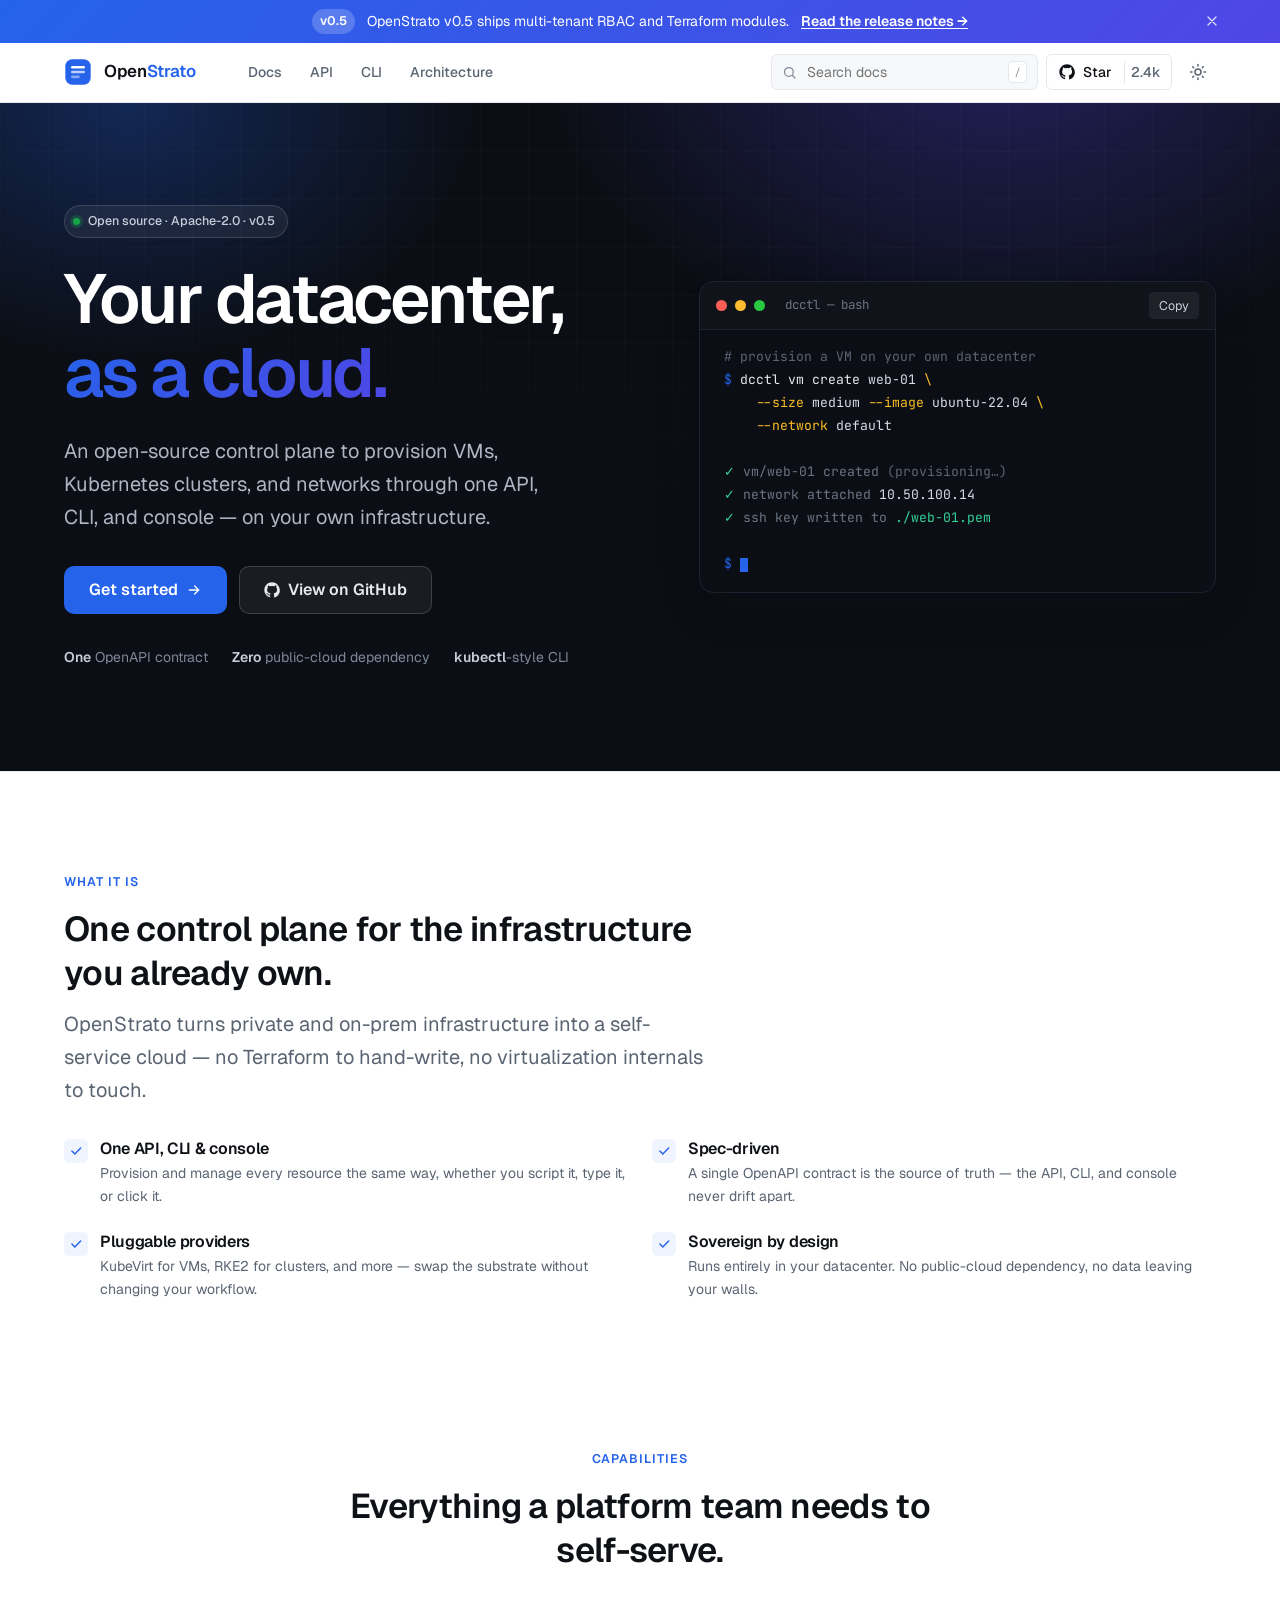
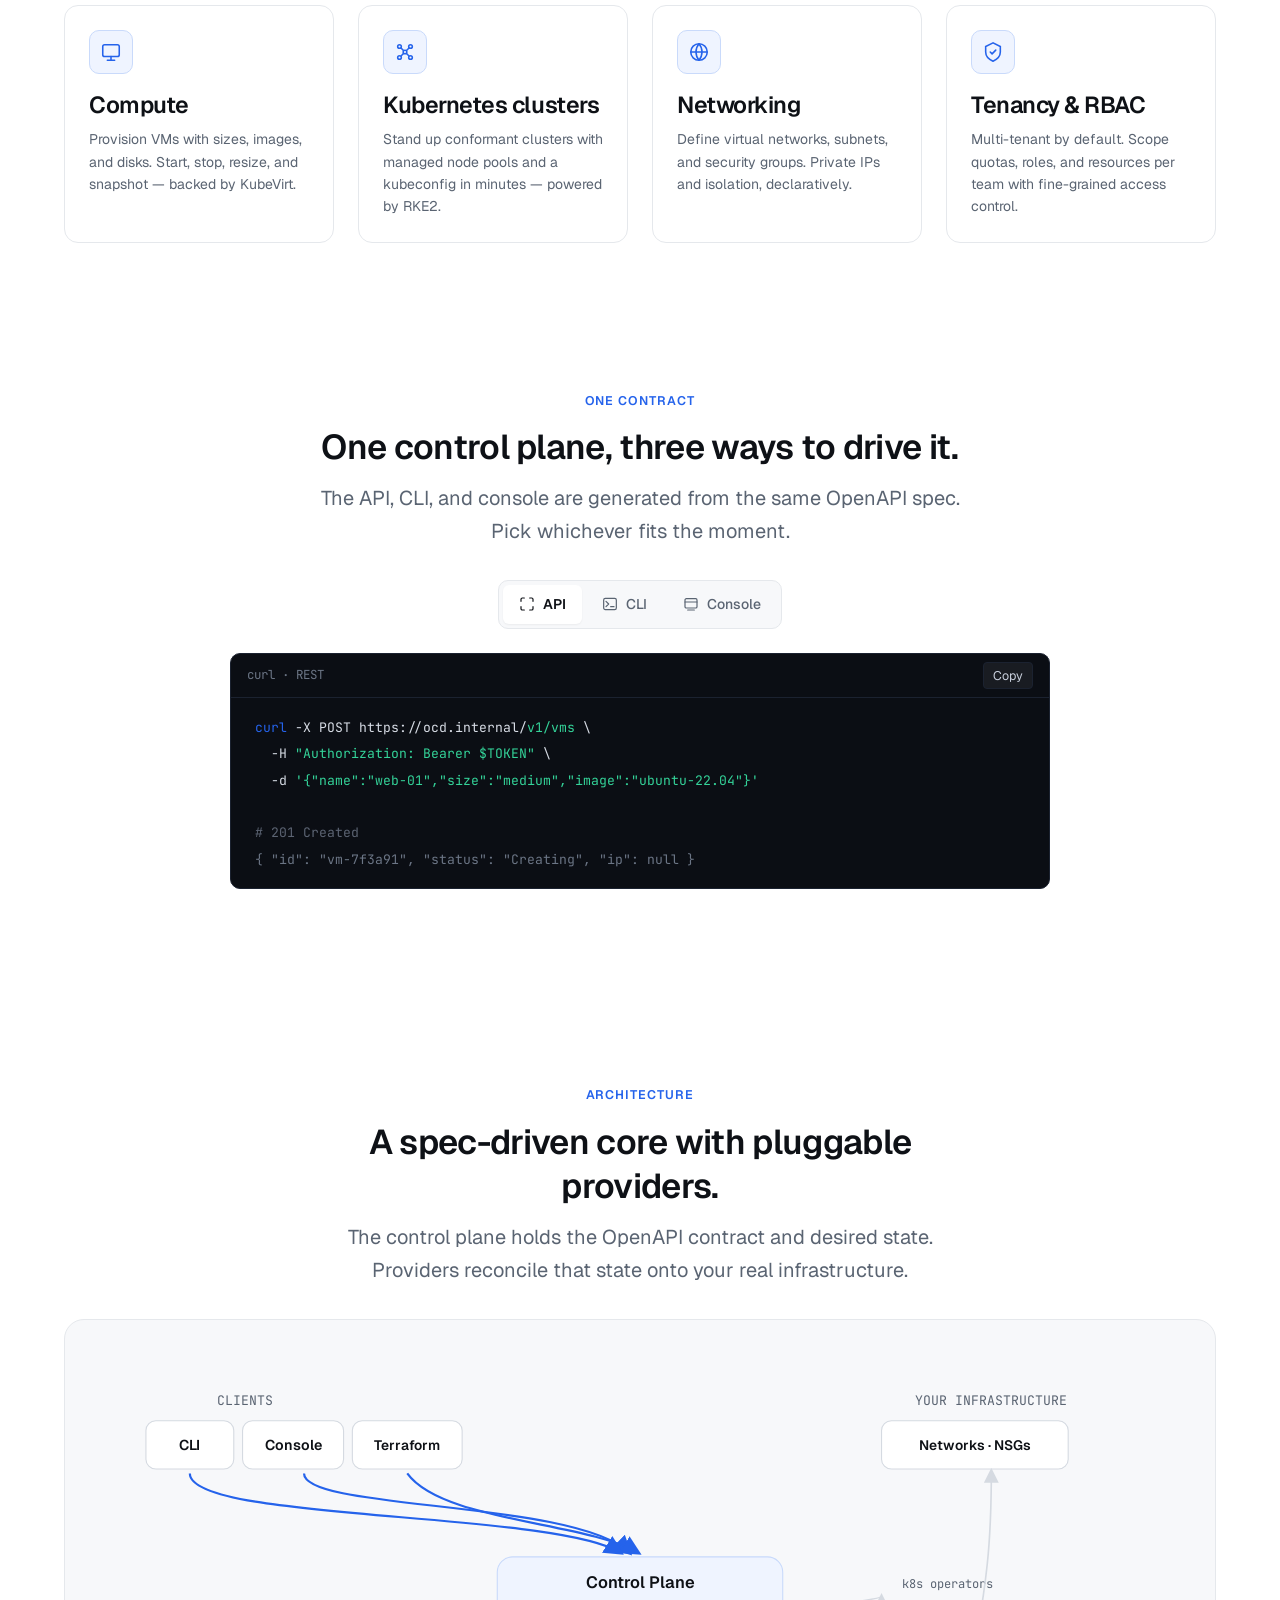
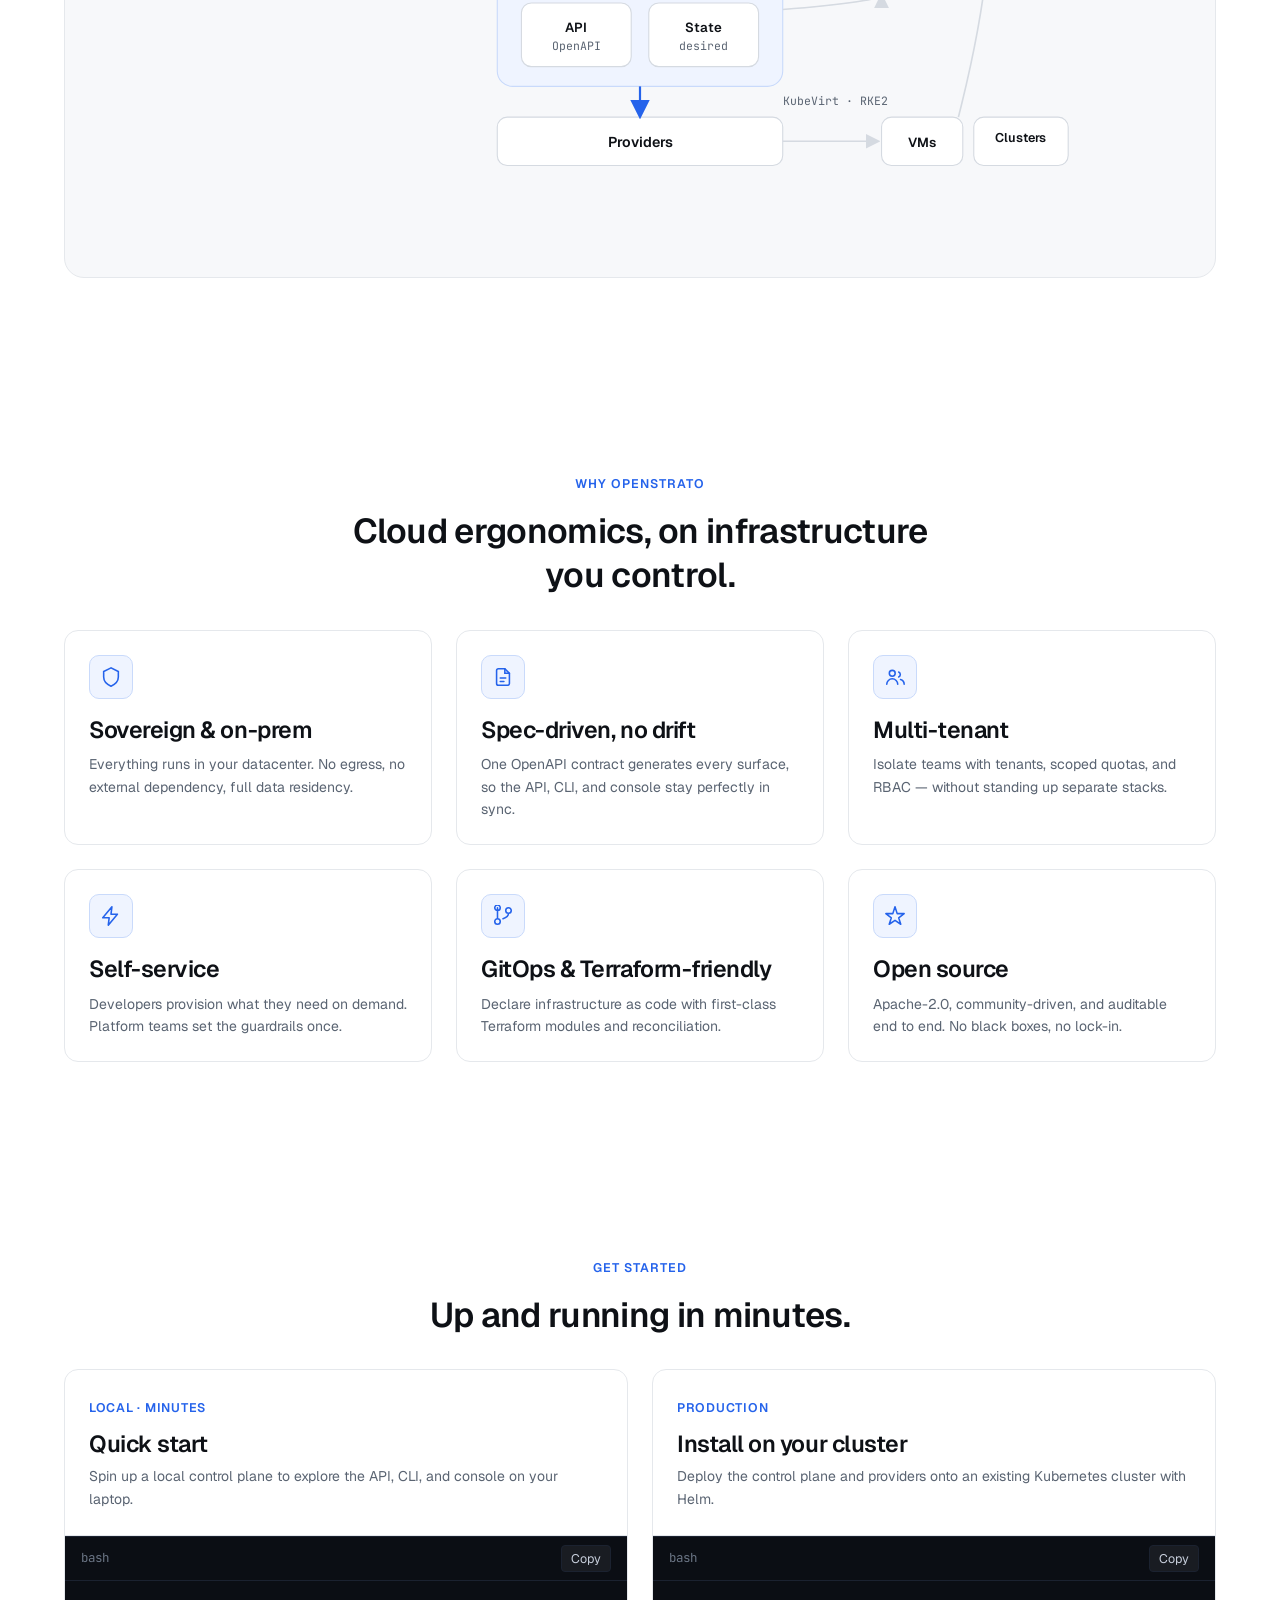
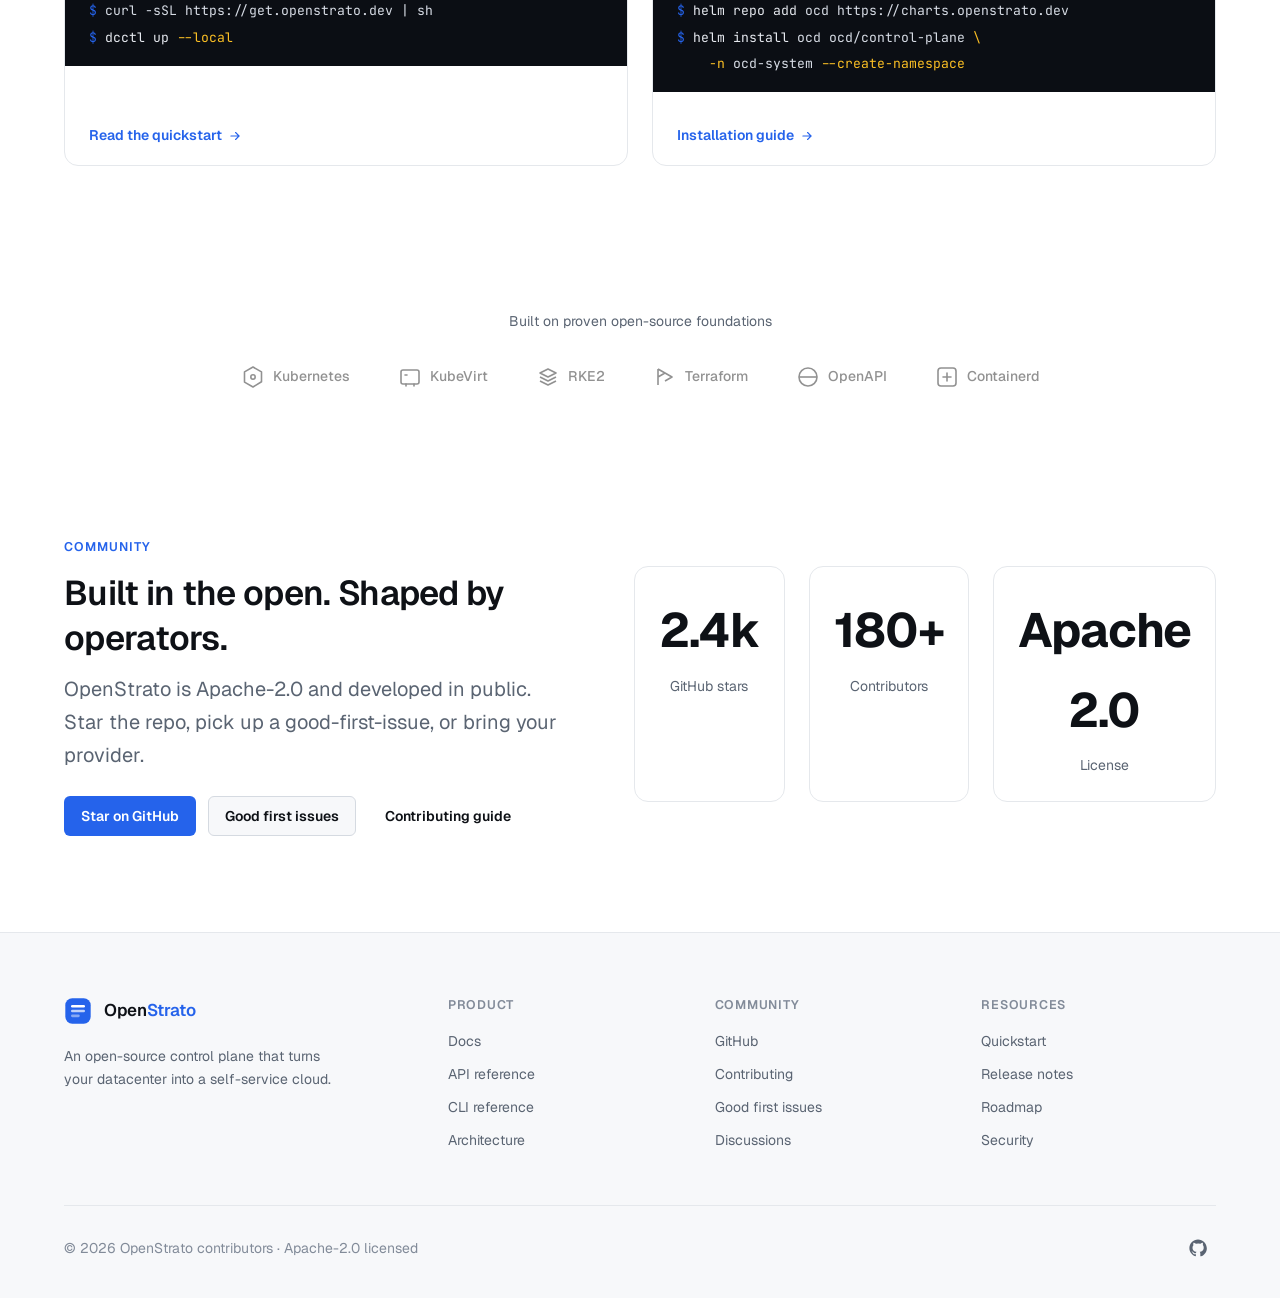
<file: website/index.html>
<!DOCTYPE html>
<html lang="en" data-theme="light" data-density="comfortable" data-banner="on">
<head>
<meta charset="UTF-8" />
<meta name="viewport" content="width=device-width, initial-scale=1" />
<title>OpenStrato — Your datacenter, as a cloud.</title>
<meta name="description" content="An open-source control plane to provision VMs, Kubernetes clusters, and networks through one API, CLI, and console — on your own infrastructure." />
<link rel="preconnect" href="https://fonts.googleapis.com">
<link rel="preconnect" href="https://fonts.gstatic.com" crossorigin>
<link href="https://fonts.googleapis.com/css2?family=Geist:wght@400;500;600;700&family=JetBrains+Mono:wght@400;500;600&display=swap" rel="stylesheet">
<link rel="stylesheet" href="styles/tokens.css">
<link rel="stylesheet" href="styles/main.css">
<template id="__bundler_thumbnail">
  <svg xmlns="http://www.w3.org/2000/svg" viewBox="0 0 400 300">
    <rect width="400" height="300" fill="#0B0E14"/>
    <g transform="translate(150 86)">
      <rect x="0" y="0" width="100" height="100" rx="22" fill="#2563EB"/>
      <rect x="22" y="30" width="56" height="9" rx="4.5" fill="#fff"/>
      <rect x="22" y="48" width="56" height="9" rx="4.5" fill="#fff" opacity="0.7"/>
      <rect x="22" y="66" width="36" height="9" rx="4.5" fill="#fff" opacity="0.45"/>
    </g>
    <text x="200" y="232" text-anchor="middle" fill="#E6E9EF" font-family="sans-serif" font-size="22" font-weight="700">OpenStrato</text>
  </svg>
</template>
</head>
<body>
<a class="skip-link" href="#main">Skip to content</a>

<!-- ===== Announcement banner ===== -->
<div class="announce">
  <div class="announce__inner container">
    <span class="tag">v0.5</span>
    <span>OpenStrato v0.5 ships multi-tenant RBAC and Terraform modules.</span>
    <a href="docs/index.html">Read the release notes →</a>
    <button class="announce__close" data-action="dismiss-banner" aria-label="Dismiss announcement">
      <svg width="16" height="16" viewBox="0 0 24 24" fill="none" stroke="currentColor" stroke-width="2" stroke-linecap="round"><path d="M18 6 6 18M6 6l12 12"/></svg>
    </button>
  </div>
</div>

<!-- ===== Top nav ===== -->
<header class="nav">
  <div class="nav__inner container">
    <a class="brand" href="index.html" aria-label="OpenStrato home">
      <svg class="brand__mark" viewBox="0 0 32 32" fill="none" aria-hidden="true">
        <rect x="1.5" y="1.5" width="29" height="29" rx="8" fill="var(--accent)"/>
        <rect x="8" y="9" width="16" height="3" rx="1.5" fill="#fff"/>
        <rect x="8" y="14.5" width="16" height="3" rx="1.5" fill="#fff" opacity="0.7"/>
        <rect x="8" y="20" width="10" height="3" rx="1.5" fill="#fff" opacity="0.45"/>
      </svg>
      <span class="brand__name"><b>Open</b><span>Strato</span></span>
    </a>
    <nav class="nav__links" aria-label="Primary">
      <a class="nav__link" href="docs/index.html">Docs</a>
      <a class="nav__link" href="api/index.html">API</a>
      <a class="nav__link" href="docs/cli/index.html">CLI</a>
      <a class="nav__link" href="#architecture">Architecture</a>
    </nav>
    <div class="nav__spacer"></div>
    <div class="nav__actions">
      <label class="nav__search" aria-label="Search">
        <svg width="15" height="15" viewBox="0 0 24 24" fill="none" stroke="currentColor" stroke-width="2"><circle cx="11" cy="11" r="7"/><path d="m21 21-4.3-4.3" stroke-linecap="round"/></svg>
        <input type="search" placeholder="Search docs" />
        <kbd>/</kbd>
      </label>
      <a class="gh-star" href="#" aria-label="Star on GitHub">
        <svg width="16" height="16" viewBox="0 0 24 24" fill="currentColor" aria-hidden="true"><path d="M12 .5C5.7.5.5 5.7.5 12c0 5.1 3.3 9.4 7.9 10.9.6.1.8-.3.8-.6v-2c-3.2.7-3.9-1.4-3.9-1.4-.5-1.3-1.3-1.7-1.3-1.7-1.1-.7.1-.7.1-.7 1.2.1 1.8 1.2 1.8 1.2 1 1.8 2.7 1.3 3.4 1 .1-.8.4-1.3.7-1.6-2.6-.3-5.3-1.3-5.3-5.8 0-1.3.5-2.3 1.2-3.1-.1-.3-.5-1.5.1-3.1 0 0 1-.3 3.3 1.2a11.5 11.5 0 0 1 6 0C17.3 4.7 18.3 5 18.3 5c.6 1.6.2 2.8.1 3.1.8.8 1.2 1.8 1.2 3.1 0 4.5-2.7 5.5-5.3 5.8.4.4.8 1.1.8 2.2v3.3c0 .3.2.7.8.6 4.6-1.5 7.9-5.8 7.9-10.9C23.5 5.7 18.3.5 12 .5Z"/></svg>
        <span>Star</span><span class="count">2.4k</span>
      </a>
      <button class="icon-btn theme-toggle" data-action="toggle-theme" aria-label="Toggle theme">
        <svg class="icon-sun" viewBox="0 0 24 24" fill="none" stroke="currentColor" stroke-width="2" stroke-linecap="round"><circle cx="12" cy="12" r="4"/><path d="M12 2v2M12 20v2M4.9 4.9l1.4 1.4M17.7 17.7l1.4 1.4M2 12h2M20 12h2M4.9 19.1l1.4-1.4M17.7 6.3l1.4-1.4"/></svg>
        <svg class="icon-moon" viewBox="0 0 24 24" fill="none" stroke="currentColor" stroke-width="2" stroke-linecap="round"><path d="M21 12.8A9 9 0 1 1 11.2 3a7 7 0 0 0 9.8 9.8Z"/></svg>
      </button>
      <button class="icon-btn nav__burger" data-action="open-mobile-nav" aria-label="Open menu">
        <svg viewBox="0 0 24 24" fill="none" stroke="currentColor" stroke-width="2" stroke-linecap="round"><path d="M3 6h18M3 12h18M3 18h18"/></svg>
      </button>
    </div>
  </div>
</header>

<!-- mobile nav -->
<div class="mobile-nav" id="mobileNav">
  <div class="mobile-nav__scrim" data-action="close-mobile-nav"></div>
  <div class="mobile-nav__panel">
    <div class="mobile-nav__head">
      <span class="brand__name"><b>Open</b><span>Strato</span></span>
      <button class="icon-btn" data-action="close-mobile-nav" aria-label="Close menu">
        <svg viewBox="0 0 24 24" fill="none" stroke="currentColor" stroke-width="2" stroke-linecap="round"><path d="M18 6 6 18M6 6l12 12"/></svg>
      </button>
    </div>
    <a href="docs/index.html">Docs</a>
    <a href="api/index.html">API</a>
    <a href="docs/cli/index.html">CLI</a>
    <a href="#architecture" data-action="close-mobile-nav">Architecture</a>
    <a href="#">GitHub ★</a>
    <a class="btn btn--primary" style="margin-top:8px" href="docs/index.html">Get started</a>
  </div>
</div>

<main id="main">

<!-- ===== Hero ===== -->
<section class="hero on-dark">
  <div class="hero__glow"></div>
  <div class="hero__grid"></div>
  <div class="container">
    <div class="hero__inner">
      <div class="hero__copy">
        <span class="hero__badge"><span class="dot"></span> Open source · Apache-2.0 · v0.5</span>
        <h1>Your datacenter,<br><span class="grad">as a cloud.</span></h1>
        <p class="hero__sub">An open-source control plane to provision VMs, Kubernetes clusters, and networks through one API, CLI, and console — on your own infrastructure.</p>
        <div class="hero__cta">
          <a class="btn btn--primary btn--lg" href="docs/index.html">
            Get started
            <svg viewBox="0 0 24 24" fill="none" stroke="currentColor" stroke-width="2" stroke-linecap="round"><path d="M5 12h14M13 6l6 6-6 6"/></svg>
          </a>
          <a class="btn btn--secondary btn--lg" href="#">
            <svg viewBox="0 0 24 24" fill="currentColor"><path d="M12 .5C5.7.5.5 5.7.5 12c0 5.1 3.3 9.4 7.9 10.9.6.1.8-.3.8-.6v-2c-3.2.7-3.9-1.4-3.9-1.4-.5-1.3-1.3-1.7-1.3-1.7-1.1-.7.1-.7.1-.7 1.2.1 1.8 1.2 1.8 1.2 1 1.8 2.7 1.3 3.4 1 .1-.8.4-1.3.7-1.6-2.6-.3-5.3-1.3-5.3-5.8 0-1.3.5-2.3 1.2-3.1-.1-.3-.5-1.5.1-3.1 0 0 1-.3 3.3 1.2a11.5 11.5 0 0 1 6 0C17.3 4.7 18.3 5 18.3 5c.6 1.6.2 2.8.1 3.1.8.8 1.2 1.8 1.2 3.1 0 4.5-2.7 5.5-5.3 5.8.4.4.8 1.1.8 2.2v3.3c0 .3.2.7.8.6 4.6-1.5 7.9-5.8 7.9-10.9C23.5 5.7 18.3.5 12 .5Z"/></svg>
            View on GitHub
          </a>
        </div>
        <div class="hero__meta">
          <span><b>One</b> OpenAPI contract</span>
          <span><b>Zero</b> public-cloud dependency</span>
          <span><b>kubectl</b>-style CLI</span>
        </div>
      </div>
      <div class="hero__visual">
        <div class="terminal">
          <div class="terminal__bar">
            <span class="terminal__dot r"></span><span class="terminal__dot y"></span><span class="terminal__dot g"></span>
            <span class="terminal__title">dcctl — bash</span>
            <button class="code__copy terminal__copy" data-action="copy" data-copy-target="#heroCmd"><span class="copy-label">Copy</span></button>
          </div>
          <div class="terminal__body" id="heroCmd" data-copy="dcctl vm create web-01 --size medium --image ubuntu-22.04 --network default">
            <div class="ln"><span class="c-comment"># provision a VM on your own datacenter</span></div>
            <div class="ln"><span class="c-prompt">$</span> <span class="c-cmd">dcctl vm create</span> web-01 <span class="c-flag">\</span></div>
            <div class="ln">    <span class="c-flag">--size</span> medium <span class="c-flag">--image</span> ubuntu-22.04 <span class="c-flag">\</span></div>
            <div class="ln">    <span class="c-flag">--network</span> default</div>
            <div class="ln">&nbsp;</div>
            <div class="ln"><span class="c-ok">✓</span> <span class="c-dim">vm/web-01 created</span> <span class="c-comment">(provisioning…)</span></div>
            <div class="ln"><span class="c-ok">✓</span> <span class="c-dim">network attached</span> 10.50.100.14</div>
            <div class="ln"><span class="c-ok">✓</span> <span class="c-dim">ssh key written to</span> <span class="c-str">./web-01.pem</span></div>
            <div class="ln">&nbsp;</div>
            <div class="ln"><span class="c-prompt">$</span> <span class="cursor"></span></div>
          </div>
        </div>
      </div>
    </div>
  </div>
</section>

<!-- ===== What is OCD ===== -->
<section class="section" id="what">
  <div class="container">
    <div class="section-head reveal">
      <span class="eyebrow">What it is</span>
      <h2>One control plane for the infrastructure you already own.</h2>
      <p>OpenStrato turns private and on-prem infrastructure into a self-service cloud — no Terraform to hand-write, no virtualization internals to touch.</p>
    </div>
    <div class="points reveal">
      <div class="point">
        <span class="point__check"><svg viewBox="0 0 24 24" fill="none" stroke="currentColor" stroke-width="2.5" stroke-linecap="round" stroke-linejoin="round"><path d="m5 12 5 5L20 7"/></svg></span>
        <div><h4>One API, CLI &amp; console</h4><p>Provision and manage every resource the same way, whether you script it, type it, or click it.</p></div>
      </div>
      <div class="point">
        <span class="point__check"><svg viewBox="0 0 24 24" fill="none" stroke="currentColor" stroke-width="2.5" stroke-linecap="round" stroke-linejoin="round"><path d="m5 12 5 5L20 7"/></svg></span>
        <div><h4>Spec-driven</h4><p>A single OpenAPI contract is the source of truth — the API, CLI, and console never drift apart.</p></div>
      </div>
      <div class="point">
        <span class="point__check"><svg viewBox="0 0 24 24" fill="none" stroke="currentColor" stroke-width="2.5" stroke-linecap="round" stroke-linejoin="round"><path d="m5 12 5 5L20 7"/></svg></span>
        <div><h4>Pluggable providers</h4><p>KubeVirt for VMs, RKE2 for clusters, and more — swap the substrate without changing your workflow.</p></div>
      </div>
      <div class="point">
        <span class="point__check"><svg viewBox="0 0 24 24" fill="none" stroke="currentColor" stroke-width="2.5" stroke-linecap="round" stroke-linejoin="round"><path d="m5 12 5 5L20 7"/></svg></span>
        <div><h4>Sovereign by design</h4><p>Runs entirely in your datacenter. No public-cloud dependency, no data leaving your walls.</p></div>
      </div>
    </div>
  </div>
</section>

<!-- ===== Capability cards ===== -->
<section class="section section--tight" id="capabilities">
  <div class="container">
    <div class="section-head section-head--center reveal">
      <span class="eyebrow">Capabilities</span>
      <h2>Everything a platform team needs to self-serve.</h2>
    </div>
    <div class="grid cards-4 reveal">
      <article class="card card--hover">
        <div class="card__icon"><svg viewBox="0 0 24 24" fill="none" stroke="currentColor" stroke-width="1.7"><rect x="3" y="4" width="18" height="13" rx="2"/><path d="M8 21h8M12 17v4" stroke-linecap="round"/></svg></div>
        <h3>Compute</h3>
        <p>Provision VMs with sizes, images, and disks. Start, stop, resize, and snapshot — backed by KubeVirt.</p>
      </article>
      <article class="card card--hover">
        <div class="card__icon"><svg viewBox="0 0 24 24" fill="none" stroke="currentColor" stroke-width="1.7"><circle cx="6" cy="6" r="2"/><circle cx="18" cy="6" r="2"/><circle cx="6" cy="18" r="2"/><circle cx="18" cy="18" r="2"/><circle cx="12" cy="12" r="2"/><path d="m7.4 7.4 3.2 3.2M16.6 7.4l-3.2 3.2M7.4 16.6l3.2-3.2M16.6 16.6l-3.2-3.2"/></svg></div>
        <h3>Kubernetes clusters</h3>
        <p>Stand up conformant clusters with managed node pools and a kubeconfig in minutes — powered by RKE2.</p>
      </article>
      <article class="card card--hover">
        <div class="card__icon"><svg viewBox="0 0 24 24" fill="none" stroke="currentColor" stroke-width="1.7"><circle cx="12" cy="12" r="9"/><path d="M3 12h18M12 3a14 14 0 0 1 0 18M12 3a14 14 0 0 0 0 18"/></svg></div>
        <h3>Networking</h3>
        <p>Define virtual networks, subnets, and security groups. Private IPs and isolation, declaratively.</p>
      </article>
      <article class="card card--hover">
        <div class="card__icon"><svg viewBox="0 0 24 24" fill="none" stroke="currentColor" stroke-width="1.7"><path d="M12 2 4 6v6c0 5 3.5 8 8 10 4.5-2 8-5 8-10V6l-8-4Z"/><path d="m9 12 2 2 4-4" stroke-linecap="round" stroke-linejoin="round"/></svg></div>
        <h3>Tenancy &amp; RBAC</h3>
        <p>Multi-tenant by default. Scope quotas, roles, and resources per team with fine-grained access control.</p>
      </article>
    </div>
  </div>
</section>

<!-- ===== Three ways to drive it ===== -->
<section class="section" id="drive">
  <div class="container">
    <div class="section-head section-head--center reveal">
      <span class="eyebrow">One contract</span>
      <h2>One control plane, three ways to drive it.</h2>
      <p>The API, CLI, and console are generated from the same OpenAPI spec. Pick whichever fits the moment.</p>
    </div>

    <div data-tabs class="reveal" style="display:flex;flex-direction:column;align-items:center">
      <div class="tabs__list" role="tablist" aria-label="Interfaces">
        <button class="tabs__tab" role="tab" aria-selected="true" aria-controls="tab-api" id="t-api">
          <svg viewBox="0 0 24 24" fill="none" stroke="currentColor" stroke-width="1.8"><path d="M8 3H5a2 2 0 0 0-2 2v3M16 3h3a2 2 0 0 1 2 2v3M8 21H5a2 2 0 0 1-2-2v-3M16 21h3a2 2 0 0 0 2-2v-3" stroke-linecap="round"/></svg>
          API
        </button>
        <button class="tabs__tab" role="tab" aria-selected="false" aria-controls="tab-cli" id="t-cli">
          <svg viewBox="0 0 24 24" fill="none" stroke="currentColor" stroke-width="1.8"><path d="m6 8 4 4-4 4M13 16h5" stroke-linecap="round" stroke-linejoin="round"/><rect x="2.5" y="3.5" width="19" height="17" rx="2.5"/></svg>
          CLI
        </button>
        <button class="tabs__tab" role="tab" aria-selected="false" aria-controls="tab-console" id="t-console">
          <svg viewBox="0 0 24 24" fill="none" stroke="currentColor" stroke-width="1.8"><rect x="3" y="4" width="18" height="14" rx="2"/><path d="M3 9h18M7 21h10" stroke-linecap="round"/></svg>
          Console
        </button>
      </div>

      <div style="width:100%;max-width:820px">
        <div class="tabs__panel is-active" id="tab-api" role="tabpanel" aria-labelledby="t-api">
          <div class="code">
            <div class="code__bar"><span class="code__lang">curl · REST</span><button class="code__copy" data-action="copy" data-copy-target="#codeApi"><span class="copy-label">Copy</span></button></div>
            <pre><code id="codeApi" data-copy="curl -X POST https://ocd.internal/v1/vms \
  -H &quot;Authorization: Bearer $TOKEN&quot; \
  -d '{&quot;name&quot;:&quot;web-01&quot;,&quot;size&quot;:&quot;medium&quot;,&quot;image&quot;:&quot;ubuntu-22.04&quot;}'"><span class="c-prompt">curl</span> -X POST https://ocd.internal/<span class="c-str">v1/vms</span> \
  -H <span class="c-str">"Authorization: Bearer $TOKEN"</span> \
  -d <span class="c-str">'{"name":"web-01","size":"medium","image":"ubuntu-22.04"}'</span>

<span class="c-comment"># 201 Created</span>
<span class="c-dim">{ "id": "vm-7f3a91", "status": "Creating", "ip": null }</span></code></pre>
          </div>
        </div>

        <div class="tabs__panel" id="tab-cli" role="tabpanel" aria-labelledby="t-cli">
          <div class="code">
            <div class="code__bar"><span class="code__lang">dcctl · bash</span><button class="code__copy" data-action="copy" data-copy-target="#codeCli"><span class="copy-label">Copy</span></button></div>
            <pre><code id="codeCli" data-copy="dcctl vm create web-01 --size medium --image ubuntu-22.04
dcctl vm list"><span class="c-prompt">$</span> <span class="c-cmd">dcctl vm create</span> web-01 <span class="c-flag">--size</span> medium <span class="c-flag">--image</span> ubuntu-22.04
<span class="c-ok">✓</span> <span class="c-dim">vm/web-01 created</span>

<span class="c-prompt">$</span> <span class="c-cmd">dcctl vm list</span>
<span class="c-dim">NAME      STATUS    SIZE     IP</span>
web-01    Active    medium   10.50.100.14
db-prim   Active    xlarge   10.50.101.4</code></pre>
          </div>
        </div>

        <div class="tabs__panel" id="tab-console" role="tabpanel" aria-labelledby="t-console">
          <div class="code" style="border-color:var(--border)">
            <div style="background:var(--bg)">
              <div style="display:flex;align-items:center;gap:8px;padding:10px 16px;border-bottom:1px solid var(--border)">
                <span class="terminal__dot r"></span><span class="terminal__dot y"></span><span class="terminal__dot g"></span>
                <span style="margin-left:8px;color:var(--secondary);font-size:var(--t-xs);font-family:var(--font-mono)">console.ocd.internal/vms</span>
              </div>
              <div style="padding:0">
                <div style="display:flex;align-items:center;justify-content:space-between;padding:16px 20px;border-bottom:1px solid var(--border)">
                  <strong style="font-size:var(--t-body)">Virtual machines</strong>
                  <span class="btn btn--primary btn--sm">+ Create</span>
                </div>
                <table class="tbl" style="border:none">
                  <thead><tr><th>Name</th><th>Status</th><th>Size</th><th>IP</th></tr></thead>
                  <tbody>
                    <tr><td><a href="#">web-01</a></td><td><span class="badge badge--green">● Active</span></td><td>medium</td><td><code>10.50.100.14</code></td></tr>
                    <tr><td><a href="#">db-primary</a></td><td><span class="badge badge--green">● Active</span></td><td>xlarge</td><td><code>10.50.101.4</code></td></tr>
                    <tr><td><a href="#">ci-runner</a></td><td><span class="badge badge--neutral">● Stopped</span></td><td>large</td><td><code>—</code></td></tr>
                  </tbody>
                </table>
              </div>
            </div>
          </div>
          <p class="muted" style="font-size:var(--t-sm);text-align:center;margin-top:12px">The web console is a separate app — this is a styled preview of the resource list.</p>
        </div>
      </div>
    </div>
  </div>
</section>

<!-- ===== Architecture ===== -->
<section class="section" id="architecture">
  <div class="container">
    <div class="section-head section-head--center reveal">
      <span class="eyebrow">Architecture</span>
      <h2>A spec-driven core with pluggable providers.</h2>
      <p>The control plane holds the OpenAPI contract and desired state. Providers reconcile that state onto your real infrastructure.</p>
    </div>
    <div class="arch reveal">
      <svg viewBox="0 0 960 420" role="img" aria-label="OpenStrato architecture: clients drive the control plane API, which reconciles state through providers onto VMs, clusters, and networks.">
        <defs>
          <marker id="arrow" markerWidth="9" markerHeight="9" refX="7" refY="4.5" orient="auto"><path d="M0 0L9 4.5L0 9z" class="arrow-fill"/></marker>
          <marker id="arrowAccent" markerWidth="9" markerHeight="9" refX="7" refY="4.5" orient="auto"><path d="M0 0L9 4.5L0 9z" class="arrow-fill-accent"/></marker>
        </defs>

        <!-- Clients row -->
        <text x="120" y="34" text-anchor="middle" class="node-sub" font-size="12">CLIENTS</text>
        <g>
          <rect class="node-box" x="30" y="48" width="80" height="44" rx="9"/><text x="70" y="75" text-anchor="middle" class="node-label" font-size="13">CLI</text>
          <rect class="node-box" x="118" y="48" width="92" height="44" rx="9"/><text x="164" y="75" text-anchor="middle" class="node-label" font-size="13">Console</text>
          <rect class="node-box" x="218" y="48" width="100" height="44" rx="9"/><text x="268" y="75" text-anchor="middle" class="node-label" font-size="12.5">Terraform</text>
        </g>

        <!-- arrows clients -> API -->
        <path class="flow-accent" d="M174 96 C 174 130, 420 120, 470 168"/>
        <path class="flow-accent" d="M268 96 C 300 140, 430 140, 478 168"/>
        <path class="flow-accent" d="M70 96 C 70 140, 400 130, 462 168"/>

        <!-- Control plane -->
        <rect class="node-accent" x="350" y="172" width="260" height="118" rx="14"/>
        <text x="480" y="200" text-anchor="middle" class="node-label" font-size="15">Control Plane</text>
        <rect class="node-box" x="372" y="214" width="100" height="58" rx="9"/>
        <text x="422" y="240" text-anchor="middle" class="node-label" font-size="12">API</text>
        <text x="422" y="257" text-anchor="middle" class="node-sub" font-size="10.5">OpenAPI</text>
        <rect class="node-box" x="488" y="214" width="100" height="58" rx="9"/>
        <text x="538" y="240" text-anchor="middle" class="node-label" font-size="12">State</text>
        <text x="538" y="257" text-anchor="middle" class="node-sub" font-size="10.5">desired</text>

        <!-- operators tag -->
        <text x="760" y="200" text-anchor="middle" class="node-sub" font-size="11">k8s operators</text>
        <path class="flow" d="M610 220 C 670 215, 700 210, 700 208"/>

        <!-- Providers -->
        <rect class="node-box" x="350" y="318" width="260" height="44" rx="9"/>
        <text x="480" y="345" text-anchor="middle" class="node-label" font-size="13">Providers</text>
        <text x="480" y="345" text-anchor="middle" class="node-label" font-size="13"></text>
        <path class="flow-accent" d="M480 290 L 480 316"/>
        <text x="610" y="307" class="node-sub" font-size="10.5">KubeVirt · RKE2</text>

        <!-- Resources -->
        <text x="800" y="34" text-anchor="middle" class="node-sub" font-size="12">YOUR INFRASTRUCTURE</text>
        <rect class="node-box" x="700" y="318" width="74" height="44" rx="9"/><text x="737" y="345" text-anchor="middle" class="node-label" font-size="12">VMs</text>
        <rect class="node-box" x="784" y="318" width="86" height="44" rx="9"/><text x="827" y="341" text-anchor="middle" class="node-label" font-size="11.5">Clusters</text>
        <rect class="node-box" x="700" y="48" width="170" height="44" rx="9"/><text x="785" y="75" text-anchor="middle" class="node-label" font-size="12.5">Networks · NSGs</text>

        <!-- providers -> resources -->
        <path class="flow" d="M610 340 L 696 340"/>
        <path class="flow" d="M770 318 C 800 200, 800 140, 800 94"/>
      </svg>
    </div>
  </div>
</section>

<!-- ===== Why OCD ===== -->
<section class="section" id="why">
  <div class="container">
    <div class="section-head section-head--center reveal">
      <span class="eyebrow">Why OpenStrato</span>
      <h2>Cloud ergonomics, on infrastructure you control.</h2>
    </div>
    <div class="grid cards-3 reveal">
      <article class="card">
        <div class="card__icon"><svg viewBox="0 0 24 24" fill="none" stroke="currentColor" stroke-width="1.7"><path d="M12 2 4 6v6c0 5 3.5 8 8 10 4.5-2 8-5 8-10V6l-8-4Z"/></svg></div>
        <h3>Sovereign &amp; on-prem</h3><p>Everything runs in your datacenter. No egress, no external dependency, full data residency.</p>
      </article>
      <article class="card">
        <div class="card__icon"><svg viewBox="0 0 24 24" fill="none" stroke="currentColor" stroke-width="1.7"><path d="M14 3H7a2 2 0 0 0-2 2v14a2 2 0 0 0 2 2h10a2 2 0 0 0 2-2V8z"/><path d="M14 3v5h5M9 13h6M9 17h4" stroke-linecap="round"/></svg></div>
        <h3>Spec-driven, no drift</h3><p>One OpenAPI contract generates every surface, so the API, CLI, and console stay perfectly in sync.</p>
      </article>
      <article class="card">
        <div class="card__icon"><svg viewBox="0 0 24 24" fill="none" stroke="currentColor" stroke-width="1.7"><circle cx="9" cy="8" r="3.2"/><path d="M3 20a6 6 0 0 1 12 0M16 6.5a3 3 0 0 1 0 5.5M22 20a5.5 5.5 0 0 0-4-5.3" stroke-linecap="round"/></svg></div>
        <h3>Multi-tenant</h3><p>Isolate teams with tenants, scoped quotas, and RBAC — without standing up separate stacks.</p>
      </article>
      <article class="card">
        <div class="card__icon"><svg viewBox="0 0 24 24" fill="none" stroke="currentColor" stroke-width="1.7"><path d="M13 2 3 14h7l-1 8 10-12h-7l1-8Z" stroke-linejoin="round"/></svg></div>
        <h3>Self-service</h3><p>Developers provision what they need on demand. Platform teams set the guardrails once.</p>
      </article>
      <article class="card">
        <div class="card__icon"><svg viewBox="0 0 24 24" fill="none" stroke="currentColor" stroke-width="1.7"><path d="M6 3v12M6 21a3 3 0 1 0 0-6 3 3 0 0 0 0 6ZM6 6a3 3 0 1 0 0-6 3 3 0 0 0 0 6ZM18 9a3 3 0 1 0 0-6 3 3 0 0 0 0 6Zm0 0c0 4-3 5-6 6" stroke-linecap="round"/></svg></div>
        <h3>GitOps &amp; Terraform-friendly</h3><p>Declare infrastructure as code with first-class Terraform modules and reconciliation.</p>
      </article>
      <article class="card">
        <div class="card__icon"><svg viewBox="0 0 24 24" fill="none" stroke="currentColor" stroke-width="1.7"><path d="m12 2 2.4 7.4H22l-6 4.6 2.3 7L12 16.8 5.7 21l2.3-7-6-4.6h7.6L12 2Z" stroke-linejoin="round"/></svg></div>
        <h3>Open source</h3><p>Apache-2.0, community-driven, and auditable end to end. No black boxes, no lock-in.</p>
      </article>
    </div>
  </div>
</section>

<!-- ===== Getting started ===== -->
<section class="section" id="get-started">
  <div class="container">
    <div class="section-head section-head--center reveal">
      <span class="eyebrow">Get started</span>
      <h2>Up and running in minutes.</h2>
    </div>
    <div class="grid cards-2 start-cards reveal">
      <div class="start-card">
        <div class="start-card__head">
          <span class="start-card__badge">Local · minutes</span>
          <h3>Quick start</h3>
          <p>Spin up a local control plane to explore the API, CLI, and console on your laptop.</p>
        </div>
        <div class="code">
          <div class="code__bar"><span class="code__lang">bash</span><button class="code__copy" data-action="copy" data-copy-target="#qsCode"><span class="copy-label">Copy</span></button></div>
          <pre><code id="qsCode" data-copy="curl -sSL https://get.openstrato.dev | sh
dcctl up --local"><span class="c-prompt">$</span> curl -sSL https://get.openstrato.dev | sh
<span class="c-prompt">$</span> <span class="c-cmd">dcctl up</span> <span class="c-flag">--local</span></code></pre>
        </div>
        <div class="start-card__foot"><a class="card__link" href="docs/index.html">Read the quickstart <svg viewBox="0 0 24 24" fill="none" stroke="currentColor" stroke-width="2" stroke-linecap="round"><path d="M5 12h14M13 6l6 6-6 6"/></svg></a></div>
      </div>
      <div class="start-card">
        <div class="start-card__head">
          <span class="start-card__badge">Production</span>
          <h3>Install on your cluster</h3>
          <p>Deploy the control plane and providers onto an existing Kubernetes cluster with Helm.</p>
        </div>
        <div class="code">
          <div class="code__bar"><span class="code__lang">bash</span><button class="code__copy" data-action="copy" data-copy-target="#instCode"><span class="copy-label">Copy</span></button></div>
          <pre><code id="instCode" data-copy="helm repo add ocd https://charts.openstrato.dev
helm install ocd ocd/control-plane -n ocd-system --create-namespace"><span class="c-prompt">$</span> <span class="c-cmd">helm repo add</span> ocd https://charts.openstrato.dev
<span class="c-prompt">$</span> <span class="c-cmd">helm install</span> ocd ocd/control-plane <span class="c-flag">\</span>
    <span class="c-flag">-n</span> ocd-system <span class="c-flag">--create-namespace</span></code></pre>
        </div>
        <div class="start-card__foot"><a class="card__link" href="docs/index.html">Installation guide <svg viewBox="0 0 24 24" fill="none" stroke="currentColor" stroke-width="2" stroke-linecap="round"><path d="M5 12h14M13 6l6 6-6 6"/></svg></a></div>
      </div>
    </div>
  </div>
</section>

<!-- ===== Ecosystem ===== -->
<section class="section section--tight" id="ecosystem">
  <div class="container">
    <p class="muted reveal" style="text-align:center;font-size:var(--t-sm);margin-bottom:var(--sp-6)">Built on proven open-source foundations</p>
    <div class="eco reveal">
      <span class="eco__item"><svg viewBox="0 0 24 24" fill="none" stroke="currentColor" stroke-width="1.6"><path d="m12 2 8.5 4.9v9.8L12 22l-8.5-4.9V6.9L12 2Z" stroke-linejoin="round"/><circle cx="12" cy="12" r="2.2"/></svg> Kubernetes</span>
      <span class="eco__item"><svg viewBox="0 0 24 24" fill="none" stroke="currentColor" stroke-width="1.6"><rect x="3" y="5" width="18" height="14" rx="2"/><path d="M8 19v2M16 19v2M7 10h2" stroke-linecap="round"/></svg> KubeVirt</span>
      <span class="eco__item"><svg viewBox="0 0 24 24" fill="none" stroke="currentColor" stroke-width="1.6"><path d="m4 8 8-4 8 4-8 4-8-4ZM4 12l8 4 8-4M4 16l8 4 8-4" stroke-linejoin="round"/></svg> RKE2</span>
      <span class="eco__item"><svg viewBox="0 0 24 24" fill="none" stroke="currentColor" stroke-width="1.6"><path d="M5 4v16M5 4l7 4-7 4M12 8l7 4-7 4" stroke-linejoin="round"/></svg> Terraform</span>
      <span class="eco__item"><svg viewBox="0 0 24 24" fill="none" stroke="currentColor" stroke-width="1.6"><circle cx="12" cy="12" r="9"/><path d="M3 12h18" /></svg> OpenAPI</span>
      <span class="eco__item"><svg viewBox="0 0 24 24" fill="none" stroke="currentColor" stroke-width="1.6"><rect x="3" y="3" width="18" height="18" rx="3"/><path d="M8 12h8M12 8v8" stroke-linecap="round"/></svg> Containerd</span>
    </div>
  </div>
</section>

<!-- ===== Community ===== -->
<section class="section" id="community">
  <div class="container">
    <div class="grid cards-2" style="align-items:center;gap:var(--sp-8)">
      <div class="reveal">
        <span class="eyebrow">Community</span>
        <h2 style="font-size:var(--t-h2);margin-top:var(--sp-3)">Built in the open. Shaped by operators.</h2>
        <p class="muted" style="font-size:var(--t-lead);margin-top:var(--sp-3)">OpenStrato is Apache-2.0 and developed in public. Star the repo, pick up a good-first-issue, or bring your provider.</p>
        <div class="hero__cta" style="margin-top:var(--sp-5)">
          <a class="btn btn--primary" href="#">Star on GitHub</a>
          <a class="btn btn--secondary" href="#">Good first issues</a>
          <a class="btn btn--ghost" href="#">Contributing guide</a>
        </div>
      </div>
      <div class="stat-row reveal">
        <div class="stat"><div class="stat__num">2.4k</div><div class="stat__label">GitHub stars</div></div>
        <div class="stat"><div class="stat__num">180+</div><div class="stat__label">Contributors</div></div>
        <div class="stat"><div class="stat__num">Apache 2.0</div><div class="stat__label">License</div></div>
      </div>
    </div>
  </div>
</section>

</main>

<!-- ===== Footer ===== -->
<footer class="footer">
  <div class="container">
    <div class="footer__top">
      <div class="footer__brand">
        <a class="brand" href="index.html">
          <svg class="brand__mark" viewBox="0 0 32 32" fill="none" aria-hidden="true">
            <rect x="1.5" y="1.5" width="29" height="29" rx="8" fill="var(--accent)"/>
            <rect x="8" y="9" width="16" height="3" rx="1.5" fill="#fff"/>
            <rect x="8" y="14.5" width="16" height="3" rx="1.5" fill="#fff" opacity="0.7"/>
            <rect x="8" y="20" width="10" height="3" rx="1.5" fill="#fff" opacity="0.45"/>
          </svg>
          <span class="brand__name"><b>Open</b><span>Strato</span></span>
        </a>
        <p>An open-source control plane that turns your datacenter into a self-service cloud.</p>
      </div>
      <div class="footer__col">
        <h4>Product</h4>
        <a href="docs/index.html">Docs</a>
        <a href="api/index.html">API reference</a>
        <a href="docs/cli/index.html">CLI reference</a>
        <a href="#architecture">Architecture</a>
      </div>
      <div class="footer__col">
        <h4>Community</h4>
        <a href="#">GitHub</a>
        <a href="#">Contributing</a>
        <a href="#">Good first issues</a>
        <a href="#">Discussions</a>
      </div>
      <div class="footer__col">
        <h4>Resources</h4>
        <a href="docs/index.html">Quickstart</a>
        <a href="#">Release notes</a>
        <a href="#">Roadmap</a>
        <a href="#">Security</a>
      </div>
    </div>
    <div class="footer__bottom">
      <span>© 2026 OpenStrato contributors · Apache-2.0 licensed</span>
      <div class="socials">
        <a class="icon-btn" href="#" aria-label="GitHub"><svg viewBox="0 0 24 24" fill="currentColor"><path d="M12 .5C5.7.5.5 5.7.5 12c0 5.1 3.3 9.4 7.9 10.9.6.1.8-.3.8-.6v-2c-3.2.7-3.9-1.4-3.9-1.4-.5-1.3-1.3-1.7-1.3-1.7-1.1-.7.1-.7.1-.7 1.2.1 1.8 1.2 1.8 1.2 1 1.8 2.7 1.3 3.4 1 .1-.8.4-1.3.7-1.6-2.6-.3-5.3-1.3-5.3-5.8 0-1.3.5-2.3 1.2-3.1-.1-.3-.5-1.5.1-3.1 0 0 1-.3 3.3 1.2a11.5 11.5 0 0 1 6 0C17.3 4.7 18.3 5 18.3 5c.6 1.6.2 2.8.1 3.1.8.8 1.2 1.8 1.2 3.1 0 4.5-2.7 5.5-5.3 5.8.4.4.8 1.1.8 2.2v3.3c0 .3.2.7.8.6 4.6-1.5 7.9-5.8 7.9-10.9C23.5 5.7 18.3.5 12 .5Z"/></svg></a>
      </div>
    </div>
  </div>
</footer>

<script src="scripts/site.js"></script>
</body>
</html>
</file>
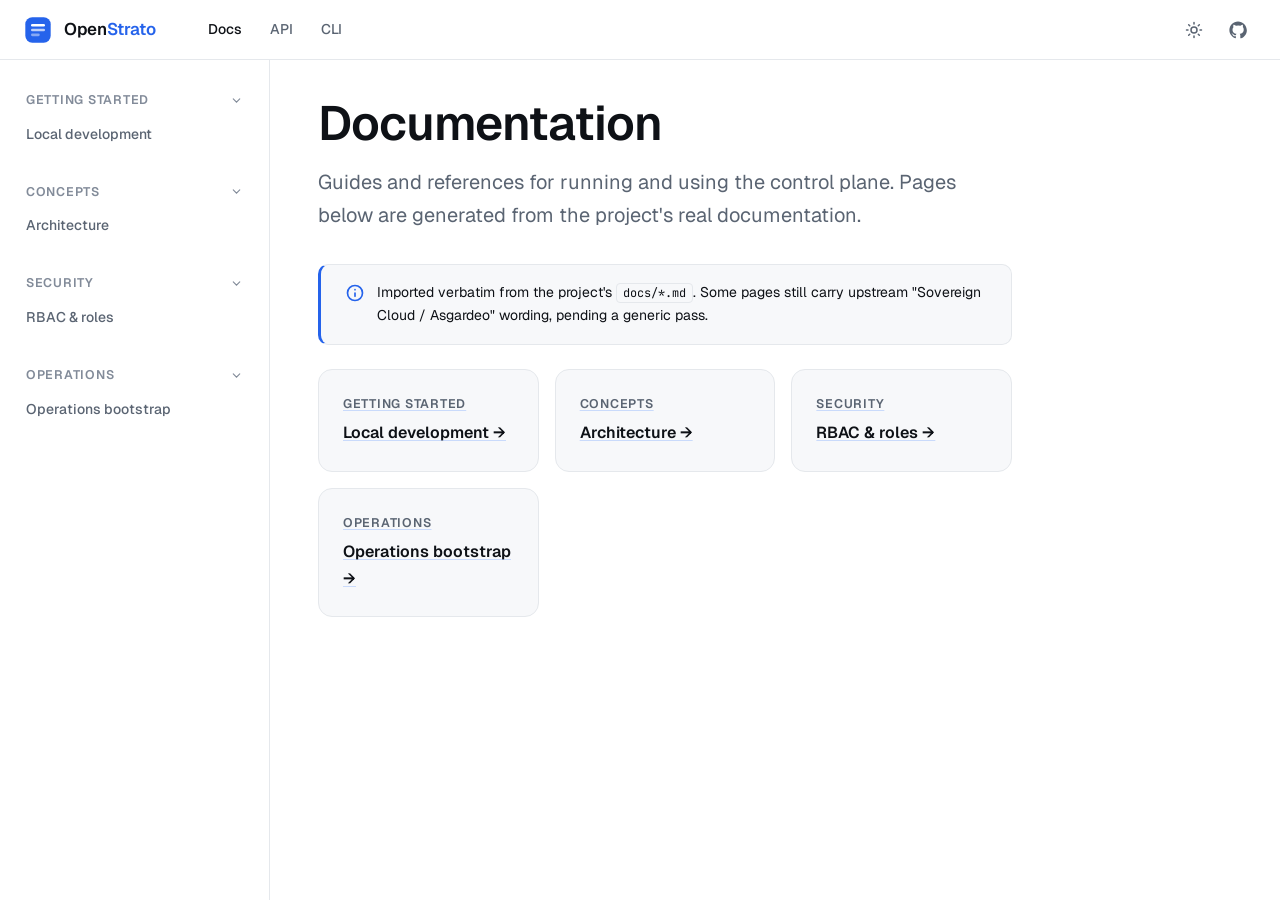
<file: website/docs/index.html>
<!DOCTYPE html>
<html lang="en" data-theme="light" data-density="comfortable">
<head>
<meta charset="UTF-8" />
<meta name="viewport" content="width=device-width, initial-scale=1" />
<title>Documentation — OpenStrato Docs</title>
<link rel="preconnect" href="https://fonts.googleapis.com">
<link rel="preconnect" href="https://fonts.gstatic.com" crossorigin>
<link href="https://fonts.googleapis.com/css2?family=Geist:wght@400;500;600;700&family=JetBrains+Mono:wght@400;500;600&display=swap" rel="stylesheet">
<link rel="stylesheet" href="../styles/tokens.css">
<link rel="stylesheet" href="../styles/main.css">
<link rel="stylesheet" href="../styles/docs.css">
</head>
<body>
<a class="skip-link" href="#doc">Skip to content</a>
<header class="nav">
  <div class="nav__inner container" style="max-width:1440px">
    <button class="icon-btn docnav-toggle" id="docnavToggle" aria-label="Toggle navigation"><svg viewBox="0 0 24 24" fill="none" stroke="currentColor" stroke-width="2" stroke-linecap="round"><path d="M3 6h18M3 12h18M3 18h18"/></svg></button>
    <a class="brand" href="../index.html"><svg class="brand__mark" viewBox="0 0 32 32" fill="none"><rect x="1.5" y="1.5" width="29" height="29" rx="8" fill="var(--accent)"/><rect x="8" y="9" width="16" height="3" rx="1.5" fill="#fff"/><rect x="8" y="14.5" width="16" height="3" rx="1.5" fill="#fff" opacity="0.7"/><rect x="8" y="20" width="10" height="3" rx="1.5" fill="#fff" opacity="0.45"/></svg><span class="brand__name"><b>Open</b><span>Strato</span></span></a>
    <nav class="nav__links" aria-label="Primary">
      <a class="nav__link" href="index.html" style="color:var(--ink)">Docs</a>
      <a class="nav__link" href="../api/index.html">API</a>
      <a class="nav__link" href="cli/index.html">CLI</a>
    </nav>
    <div class="nav__spacer"></div>
    <div class="nav__actions">
      <button class="icon-btn theme-toggle" data-action="toggle-theme" aria-label="Toggle theme"><svg class="icon-sun" viewBox="0 0 24 24" fill="none" stroke="currentColor" stroke-width="2" stroke-linecap="round"><circle cx="12" cy="12" r="4"/><path d="M12 2v2M12 20v2M4.9 4.9l1.4 1.4M17.7 17.7l1.4 1.4M2 12h2M20 12h2M4.9 19.1l1.4-1.4M17.7 6.3l1.4-1.4"/></svg><svg class="icon-moon" viewBox="0 0 24 24" fill="none" stroke="currentColor" stroke-width="2" stroke-linecap="round"><path d="M21 12.8A9 9 0 1 1 11.2 3a7 7 0 0 0 9.8 9.8Z"/></svg></button>
      <a class="icon-btn" href="#" aria-label="GitHub"><svg viewBox="0 0 24 24" fill="currentColor"><path d="M12 .5C5.7.5.5 5.7.5 12c0 5.1 3.3 9.4 7.9 10.9.6.1.8-.3.8-.6v-2c-3.2.7-3.9-1.4-3.9-1.4-.5-1.3-1.3-1.7-1.3-1.7-1.1-.7.1-.7.1-.7 1.2.1 1.8 1.2 1.8 1.2 1 1.8 2.7 1.3 3.4 1 .1-.8.4-1.3.7-1.6-2.6-.3-5.3-1.3-5.3-5.8 0-1.3.5-2.3 1.2-3.1-.1-.3-.5-1.5.1-3.1 0 0 1-.3 3.3 1.2a11.5 11.5 0 0 1 6 0C17.3 4.7 18.3 5 18.3 5c.6 1.6.2 2.8.1 3.1.8.8 1.2 1.8 1.2 3.1 0 4.5-2.7 5.5-5.3 5.8.4.4.8 1.1.8 2.2v3.3c0 .3.2.7.8.6 4.6-1.5 7.9-5.8 7.9-10.9C23.5 5.7 18.3.5 12 .5Z"/></svg></a>
    </div>
  </div>
</header>
<div class="docshell">
  <aside class="docnav" id="docnav"><div class="docnav__group"><div class="docnav__title" data-collapse>Getting started <svg viewBox="0 0 24 24" fill="none" stroke="currentColor" stroke-width="2" stroke-linecap="round"><path d="m6 9 6 6 6-6"/></svg></div><div class="docnav__list"><a href="local-dev.html">Local development</a></div></div><div class="docnav__group"><div class="docnav__title" data-collapse>Concepts <svg viewBox="0 0 24 24" fill="none" stroke="currentColor" stroke-width="2" stroke-linecap="round"><path d="m6 9 6 6 6-6"/></svg></div><div class="docnav__list"><a href="architecture.html">Architecture</a></div></div><div class="docnav__group"><div class="docnav__title" data-collapse>Security <svg viewBox="0 0 24 24" fill="none" stroke="currentColor" stroke-width="2" stroke-linecap="round"><path d="m6 9 6 6 6-6"/></svg></div><div class="docnav__list"><a href="rbac.html">RBAC & roles</a></div></div><div class="docnav__group"><div class="docnav__title" data-collapse>Operations <svg viewBox="0 0 24 24" fill="none" stroke="currentColor" stroke-width="2" stroke-linecap="round"><path d="m6 9 6 6 6-6"/></svg></div><div class="docnav__list"><a href="ops-bootstrap.html">Operations bootstrap</a></div></div></aside>
  <main class="doccontent" id="doc"><article class="prose" style="max-width:860px"><h1>Documentation</h1>
<p class="lead">Guides and references for running and using the control plane. Pages below are generated from the project's real documentation.</p>
<div class="callout callout--note"><svg class="callout__icon" viewBox="0 0 24 24" fill="none" stroke="currentColor" stroke-width="2"><circle cx="12" cy="12" r="9"/><path d="M12 16v-4M12 8h.01" stroke-linecap="round"/></svg><div class="callout__body">Imported verbatim from the project's <code>docs/*.md</code>. Some pages still carry upstream "Sovereign Cloud / Asgardeo" wording, pending a generic pass.</div></div>
<style>.doc-cards{display:grid;grid-template-columns:repeat(auto-fill,minmax(220px,1fr));gap:var(--sp-4);margin-top:var(--sp-5)}.doccard{display:flex;flex-direction:column;gap:6px;padding:var(--sp-5);border:1px solid var(--border);border-radius:var(--r-lg);text-decoration:none;background:var(--surface);transition:border-color .12s,background .12s}.doccard:hover{border-color:var(--accent-border);background:var(--accent-soft)}.doccard__group{font-size:var(--t-xs);text-transform:uppercase;letter-spacing:.06em;color:var(--secondary);font-weight:600}.doccard__title{font-weight:600;color:var(--ink)}</style>
<div class="doc-cards"><a class="doccard" href="local-dev.html"><span class="doccard__group">Getting started</span><span class="doccard__title">Local development →</span></a><a class="doccard" href="architecture.html"><span class="doccard__group">Concepts</span><span class="doccard__title">Architecture →</span></a><a class="doccard" href="rbac.html"><span class="doccard__group">Security</span><span class="doccard__title">RBAC & roles →</span></a><a class="doccard" href="ops-bootstrap.html"><span class="doccard__group">Operations</span><span class="doccard__title">Operations bootstrap →</span></a></div></article></main>
</div>
<script src="../scripts/site.js"></script>
<script>document.getElementById("docnavToggle").addEventListener("click",function(){document.getElementById("docnav").classList.toggle("is-open");});</script>
</body>
</html>
</file>
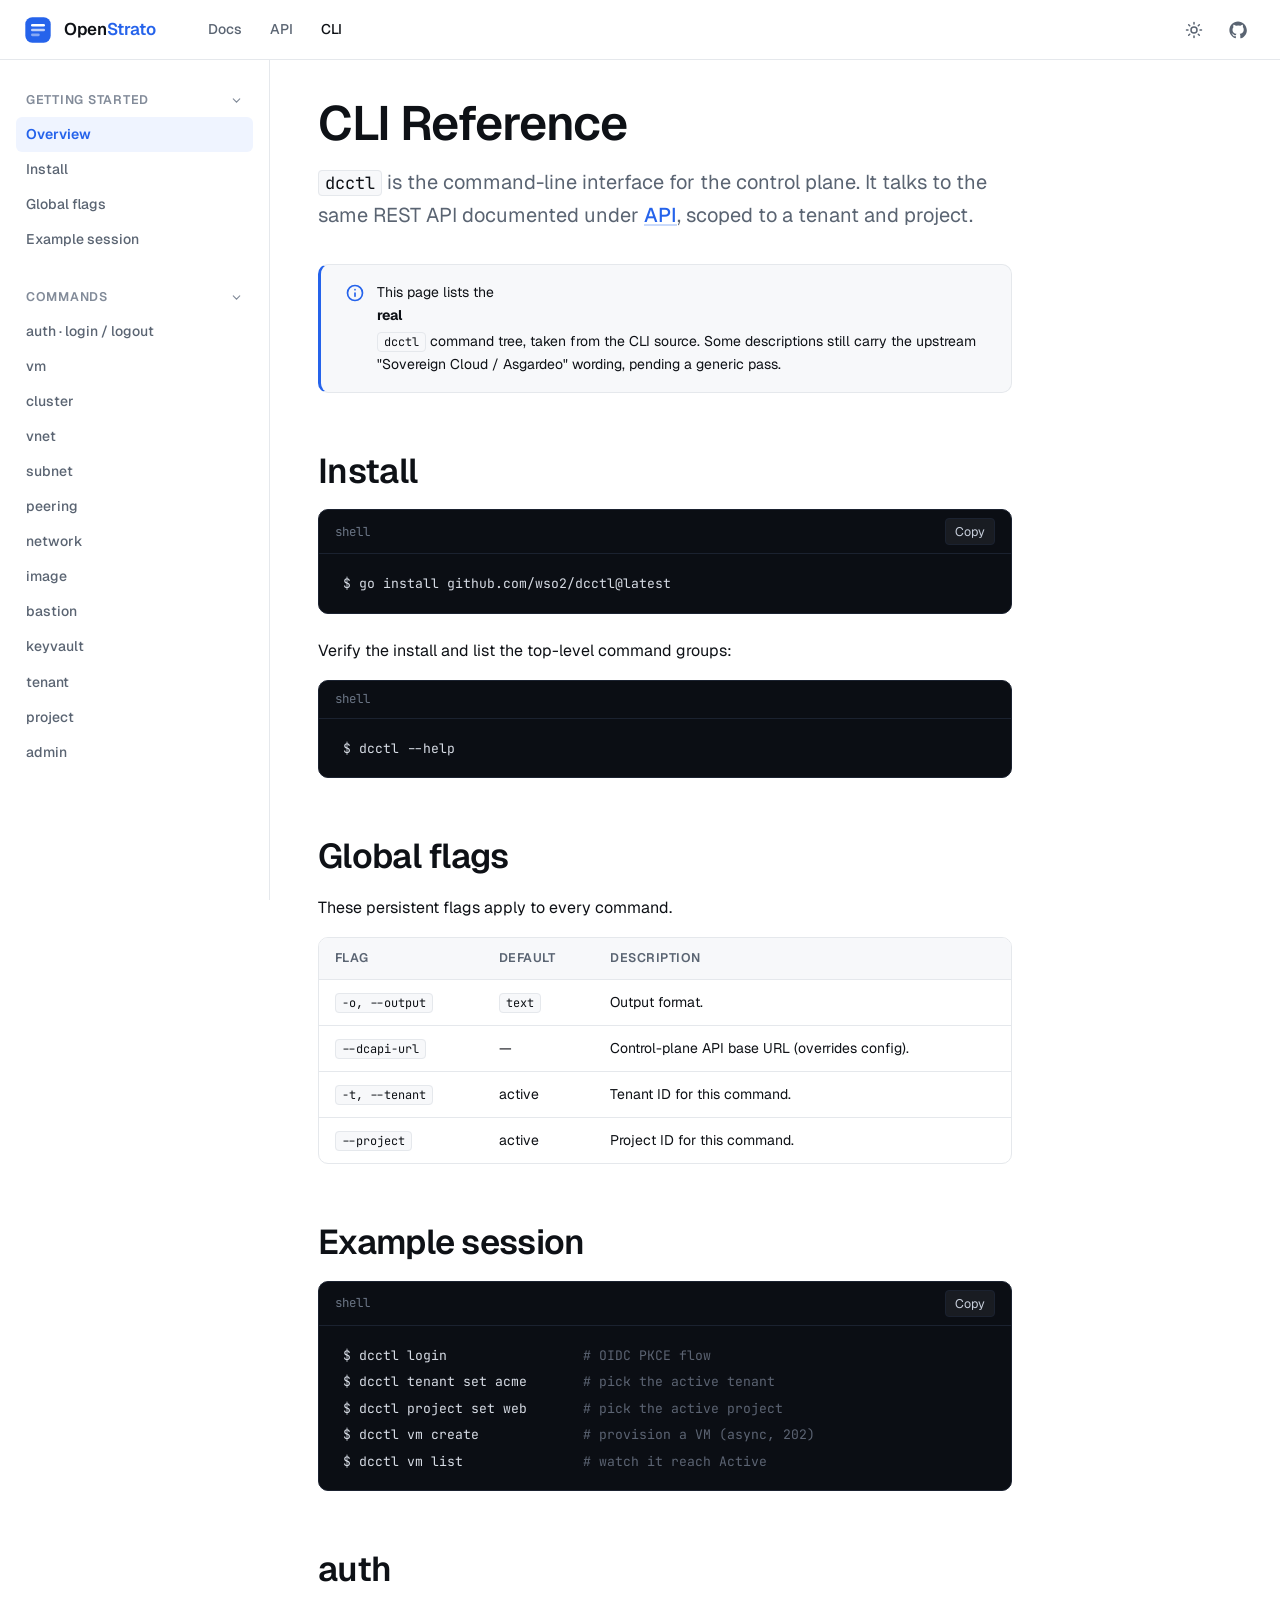
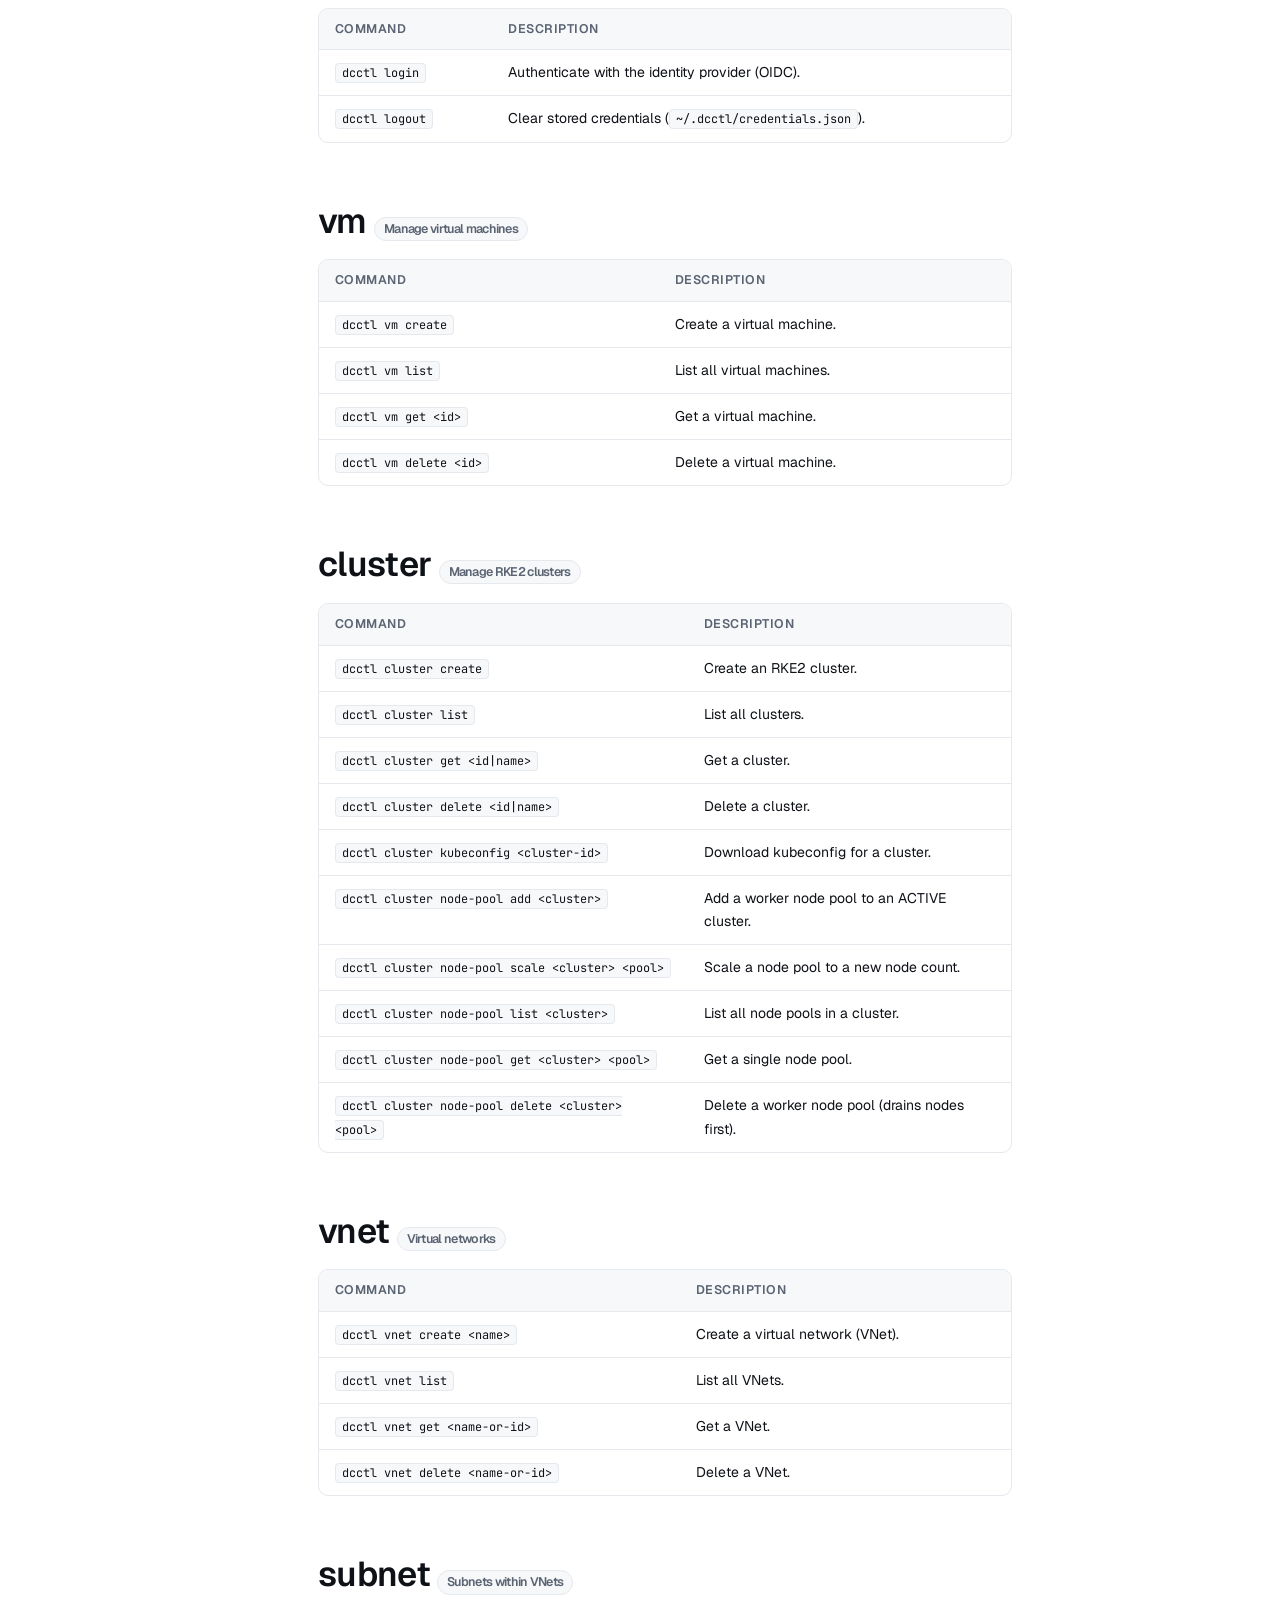
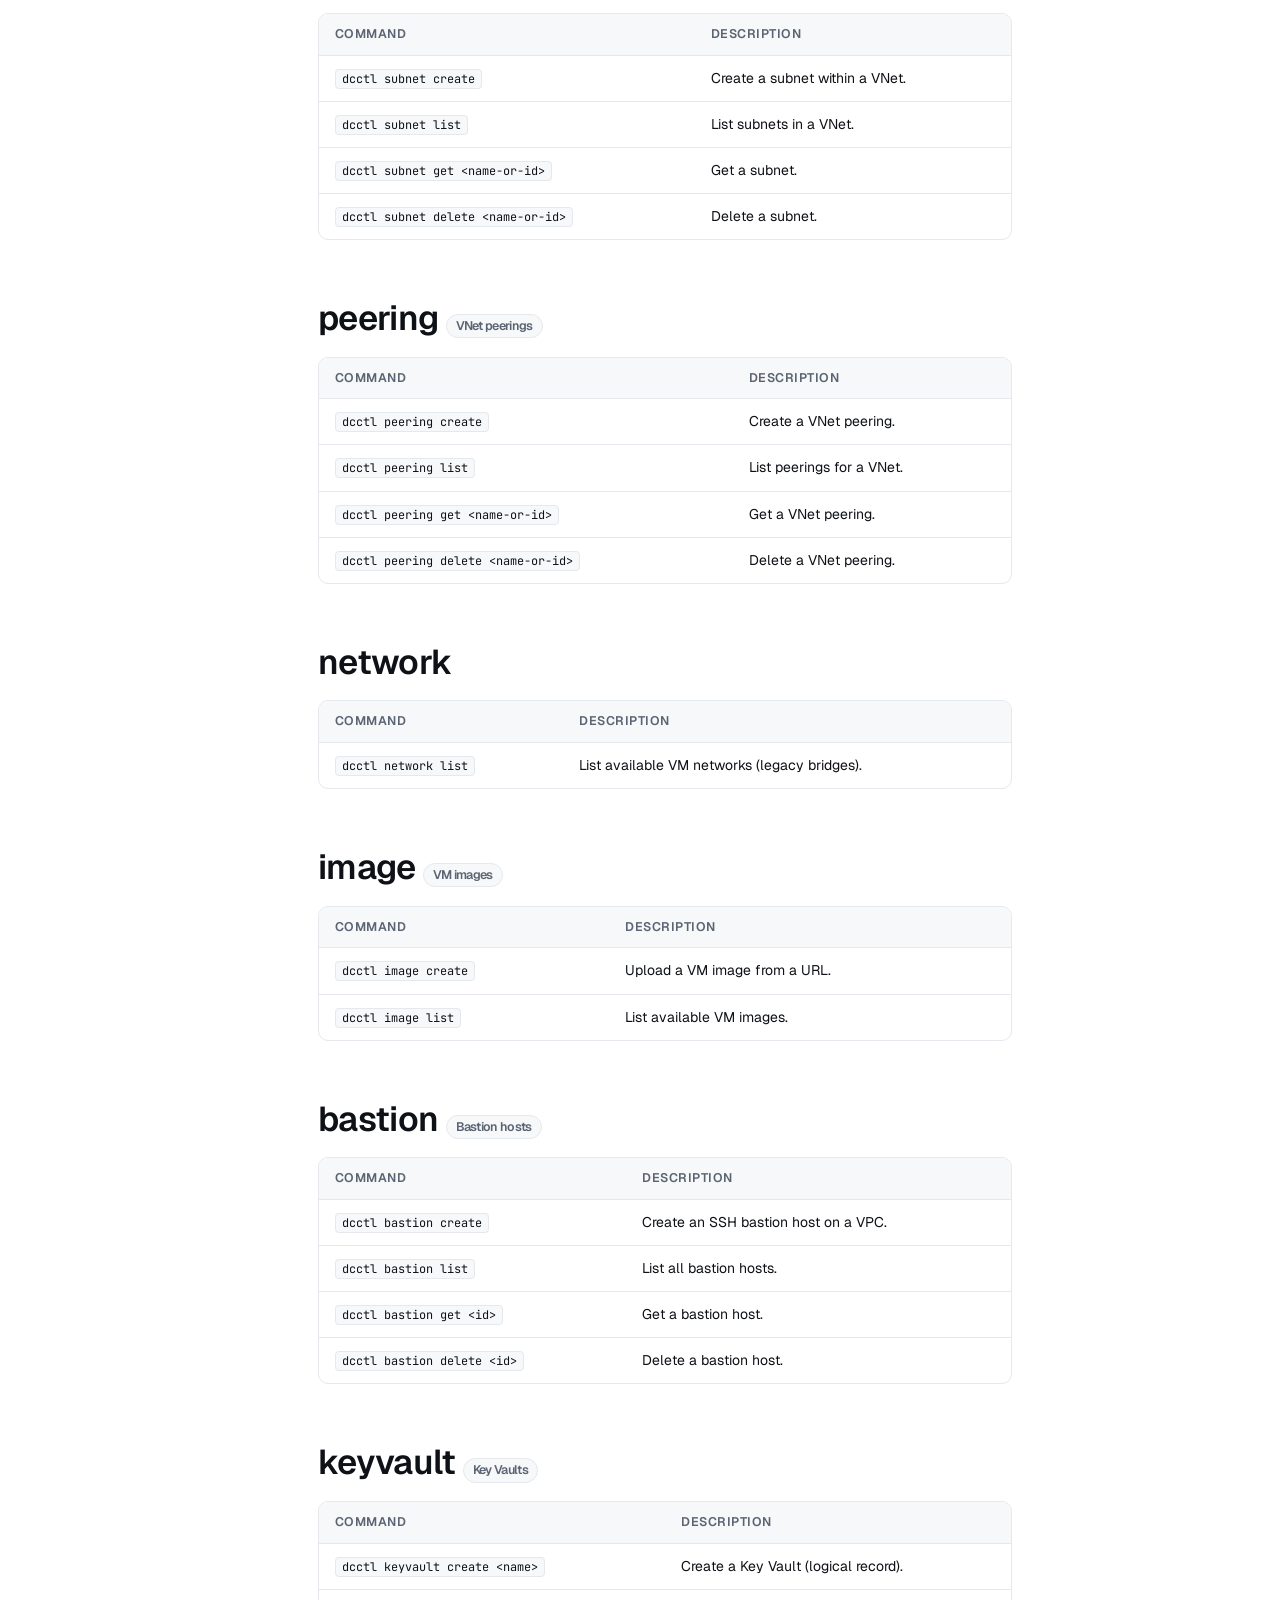
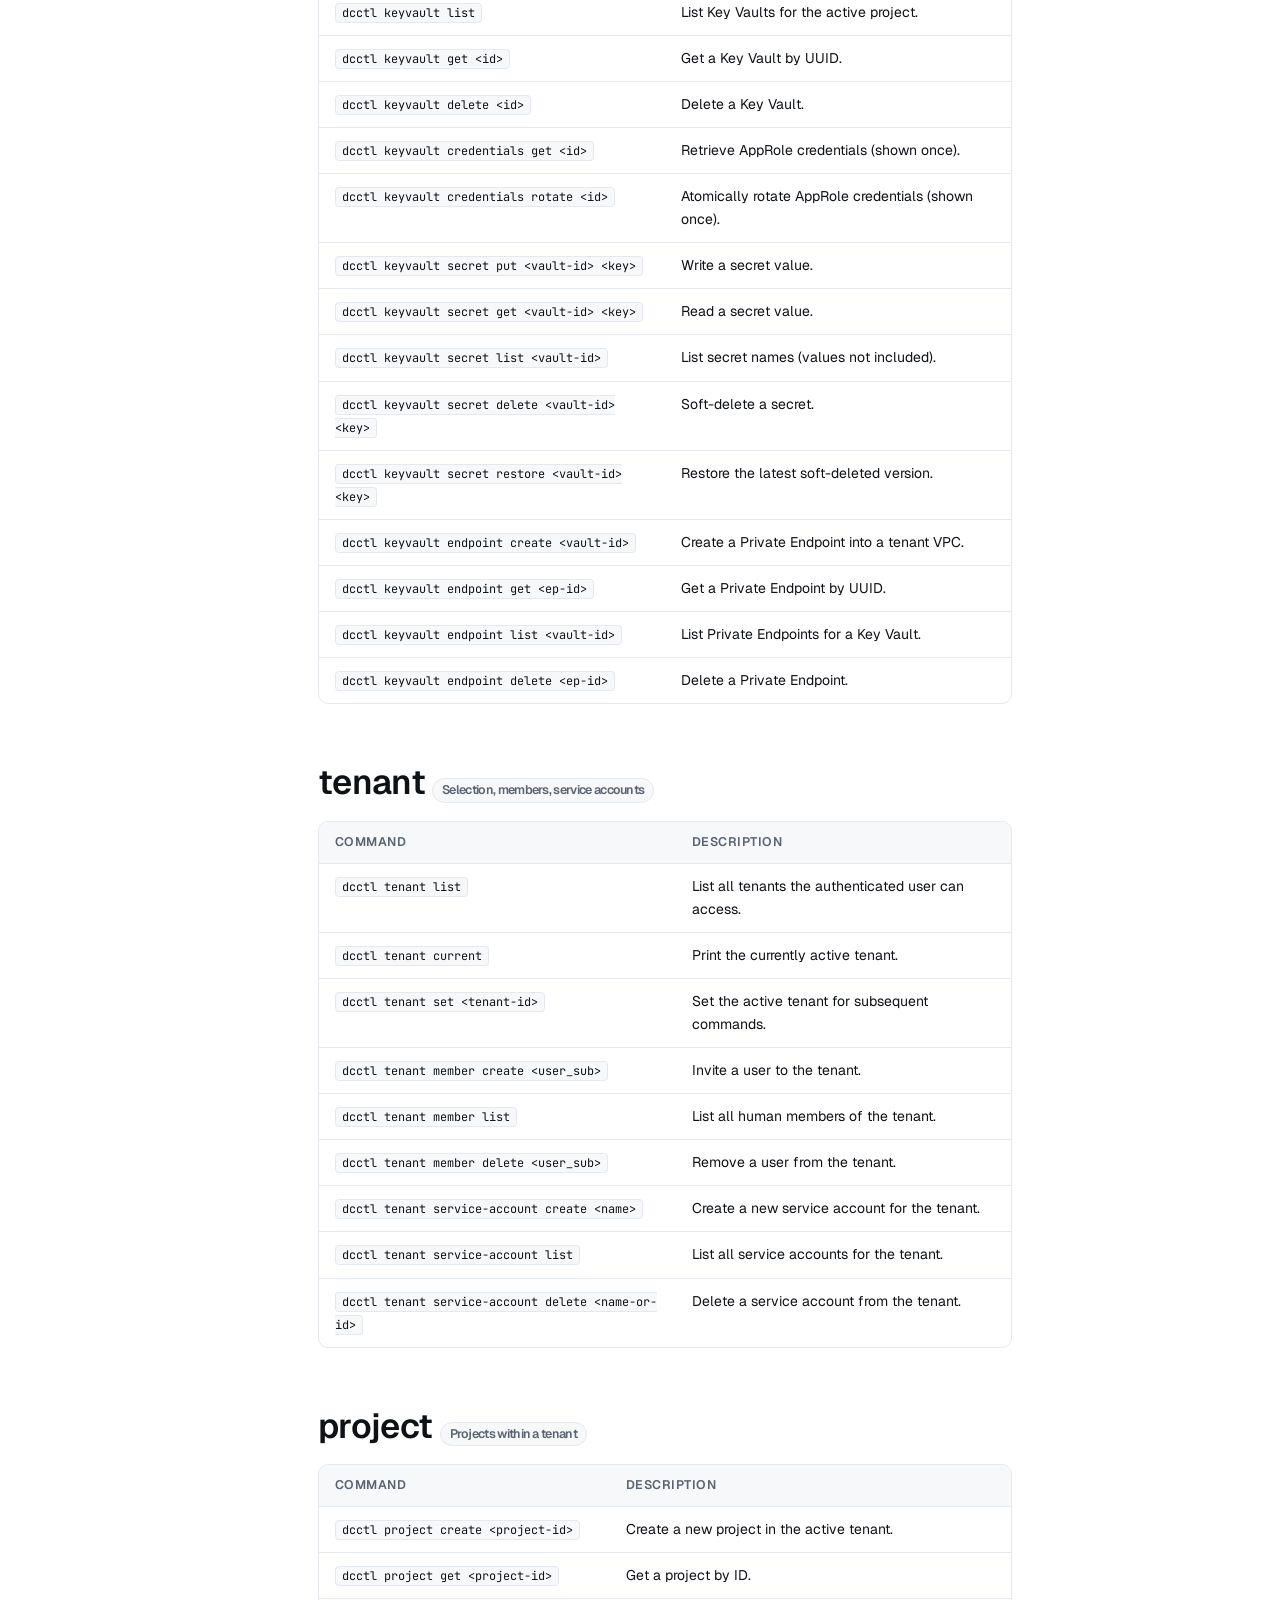
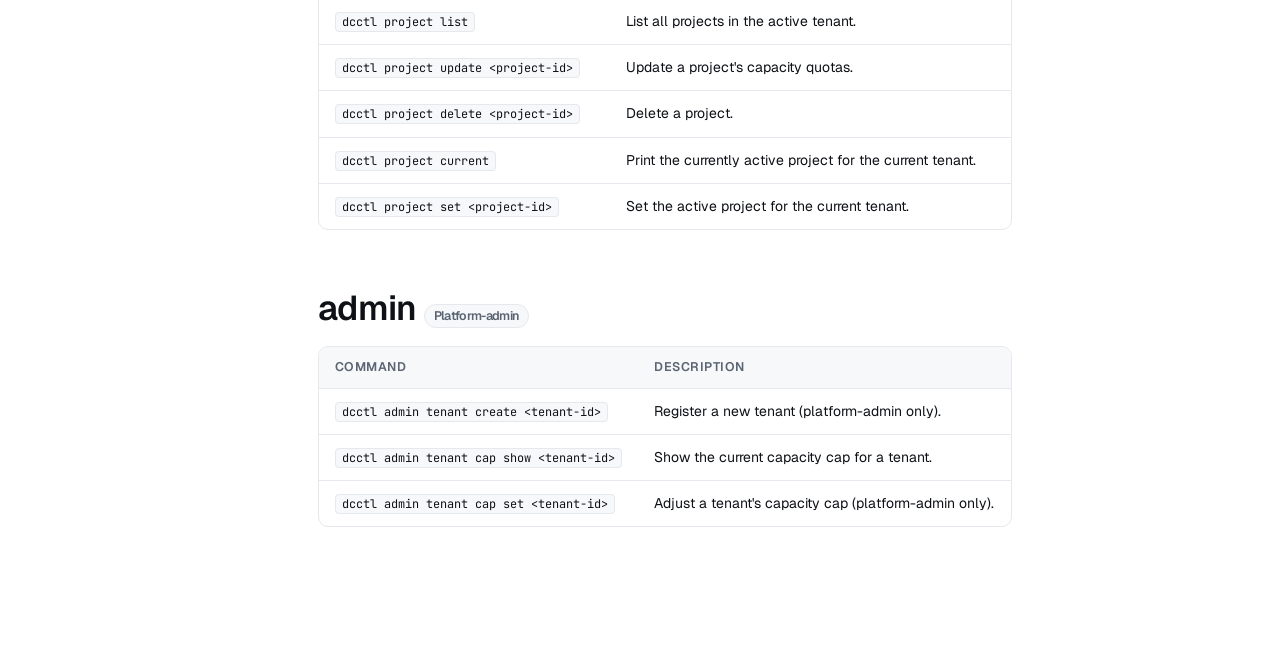
<file: website/docs/cli/index.html>
<!DOCTYPE html>
<html lang="en" data-theme="light" data-density="comfortable">
<head>
<meta charset="UTF-8" />
<meta name="viewport" content="width=device-width, initial-scale=1" />
<title>CLI Reference — OpenStrato</title>
<meta name="description" content="dcctl command-line reference for the OpenStrato control plane." />
<link rel="preconnect" href="https://fonts.googleapis.com">
<link rel="preconnect" href="https://fonts.gstatic.com" crossorigin>
<link href="https://fonts.googleapis.com/css2?family=Geist:wght@400;500;600;700&family=JetBrains+Mono:wght@400;500;600&display=swap" rel="stylesheet">
<link rel="stylesheet" href="../../styles/tokens.css">
<link rel="stylesheet" href="../../styles/main.css">
<link rel="stylesheet" href="../../styles/docs.css">
</head>
<body>
<a class="skip-link" href="#doc">Skip to content</a>

<header class="nav">
  <div class="nav__inner container" style="max-width:1440px">
    <button class="icon-btn docnav-toggle" id="docnavToggle" aria-label="Toggle navigation">
      <svg viewBox="0 0 24 24" fill="none" stroke="currentColor" stroke-width="2" stroke-linecap="round"><path d="M3 6h18M3 12h18M3 18h18"/></svg>
    </button>
    <a class="brand" href="../../index.html">
      <svg class="brand__mark" viewBox="0 0 32 32" fill="none"><rect x="1.5" y="1.5" width="29" height="29" rx="8" fill="var(--accent)"/><rect x="8" y="9" width="16" height="3" rx="1.5" fill="#fff"/><rect x="8" y="14.5" width="16" height="3" rx="1.5" fill="#fff" opacity="0.7"/><rect x="8" y="20" width="10" height="3" rx="1.5" fill="#fff" opacity="0.45"/></svg>
      <span class="brand__name"><b>Open</b><span>Strato</span></span>
    </a>
    <nav class="nav__links" aria-label="Primary">
      <a class="nav__link" href="../index.html">Docs</a>
      <a class="nav__link" href="../../api/index.html">API</a>
      <a class="nav__link" href="index.html" style="color:var(--ink)">CLI</a>
    </nav>
    <div class="nav__spacer"></div>
    <div class="nav__actions">
      <button class="icon-btn theme-toggle" data-action="toggle-theme" aria-label="Toggle theme">
        <svg class="icon-sun" viewBox="0 0 24 24" fill="none" stroke="currentColor" stroke-width="2" stroke-linecap="round"><circle cx="12" cy="12" r="4"/><path d="M12 2v2M12 20v2M4.9 4.9l1.4 1.4M17.7 17.7l1.4 1.4M2 12h2M20 12h2M4.9 19.1l1.4-1.4M17.7 6.3l1.4-1.4"/></svg>
        <svg class="icon-moon" viewBox="0 0 24 24" fill="none" stroke="currentColor" stroke-width="2" stroke-linecap="round"><path d="M21 12.8A9 9 0 1 1 11.2 3a7 7 0 0 0 9.8 9.8Z"/></svg>
      </button>
      <a class="icon-btn" href="#" aria-label="GitHub"><svg viewBox="0 0 24 24" fill="currentColor"><path d="M12 .5C5.7.5.5 5.7.5 12c0 5.1 3.3 9.4 7.9 10.9.6.1.8-.3.8-.6v-2c-3.2.7-3.9-1.4-3.9-1.4-.5-1.3-1.3-1.7-1.3-1.7-1.1-.7.1-.7.1-.7 1.2.1 1.8 1.2 1.8 1.2 1 1.8 2.7 1.3 3.4 1 .1-.8.4-1.3.7-1.6-2.6-.3-5.3-1.3-5.3-5.8 0-1.3.5-2.3 1.2-3.1-.1-.3-.5-1.5.1-3.1 0 0 1-.3 3.3 1.2a11.5 11.5 0 0 1 6 0C17.3 4.7 18.3 5 18.3 5c.6 1.6.2 2.8.1 3.1.8.8 1.2 1.8 1.2 3.1 0 4.5-2.7 5.5-5.3 5.8.4.4.8 1.1.8 2.2v3.3c0 .3.2.7.8.6 4.6-1.5 7.9-5.8 7.9-10.9C23.5 5.7 18.3.5 12 .5Z"/></svg></a>
    </div>
  </div>
</header>

<div class="docshell">
  <aside class="docnav" id="docnav">
    <div class="docnav__group">
      <div class="docnav__title" data-collapse>Getting started <svg viewBox="0 0 24 24" fill="none" stroke="currentColor" stroke-width="2" stroke-linecap="round"><path d="m6 9 6 6 6-6"/></svg></div>
      <div class="docnav__list">
        <a href="#intro" class="is-active">Overview</a>
        <a href="#install">Install</a>
        <a href="#global">Global flags</a>
        <a href="#example">Example session</a>
      </div>
    </div>
    <div class="docnav__group">
      <div class="docnav__title" data-collapse>Commands <svg viewBox="0 0 24 24" fill="none" stroke="currentColor" stroke-width="2" stroke-linecap="round"><path d="m6 9 6 6 6-6"/></svg></div>
      <div class="docnav__list">
        <a href="#auth">auth · login / logout</a>
        <a href="#vm">vm</a>
        <a href="#cluster">cluster</a>
        <a href="#vnet">vnet</a>
        <a href="#subnet">subnet</a>
        <a href="#peering">peering</a>
        <a href="#network">network</a>
        <a href="#image">image</a>
        <a href="#bastion">bastion</a>
        <a href="#keyvault">keyvault</a>
        <a href="#tenant">tenant</a>
        <a href="#project">project</a>
        <a href="#admin">admin</a>
      </div>
    </div>
  </aside>

  <main class="doccontent" id="doc">
    <article class="prose" style="max-width:920px">
      <h1 id="intro">CLI Reference</h1>
      <p class="lead"><code>dcctl</code> is the command-line interface for the control plane. It talks to the same REST API documented under <a href="../../api/index.html">API</a>, scoped to a tenant and project.</p>

      <div class="callout callout--note">
        <svg class="callout__icon" viewBox="0 0 24 24" fill="none" stroke="currentColor" stroke-width="2"><circle cx="12" cy="12" r="9"/><path d="M12 16v-4M12 8h.01" stroke-linecap="round"/></svg>
        <div class="callout__body">This page lists the <strong>real</strong> <code>dcctl</code> command tree, taken from the CLI source. Some descriptions still carry the upstream "Sovereign Cloud / Asgardeo" wording, pending a generic pass.</div>
      </div>

      <h2 id="install">Install</h2>
      <div class="code"><div class="code__bar"><span class="code__lang">shell</span><button class="code__copy" data-action="copy" data-copy-target="#i1"><span class="copy-label">Copy</span></button></div>
      <pre><code id="i1" data-copy="go install github.com/wso2/dcctl@latest">$ go install github.com/wso2/dcctl@latest</code></pre></div>
      <p>Verify the install and list the top-level command groups:</p>
      <div class="code"><div class="code__bar"><span class="code__lang">shell</span></div>
      <pre><code>$ dcctl --help</code></pre></div>

      <h2 id="global">Global flags</h2>
      <p>These persistent flags apply to every command.</p>
      <div class="table-wrap"><table class="tbl">
        <thead><tr><th>Flag</th><th>Default</th><th>Description</th></tr></thead>
        <tbody>
          <tr><td><code>-o, --output</code></td><td><code>text</code></td><td>Output format.</td></tr>
          <tr><td><code>--dcapi-url</code></td><td>—</td><td>Control-plane API base URL (overrides config).</td></tr>
          <tr><td><code>-t, --tenant</code></td><td>active</td><td>Tenant ID for this command.</td></tr>
          <tr><td><code>--project</code></td><td>active</td><td>Project ID for this command.</td></tr>
        </tbody>
      </table></div>

      <h2 id="example">Example session</h2>
      <div class="code"><div class="code__bar"><span class="code__lang">shell</span><button class="code__copy" data-action="copy" data-copy-target="#ex"><span class="copy-label">Copy</span></button></div>
      <pre><code id="ex" data-copy="dcctl login
dcctl tenant set acme
dcctl project set web
dcctl vm create
dcctl vm list">$ dcctl login                 <span class="c-comment"># OIDC PKCE flow</span>
$ dcctl tenant set acme       <span class="c-comment"># pick the active tenant</span>
$ dcctl project set web       <span class="c-comment"># pick the active project</span>
$ dcctl vm create             <span class="c-comment"># provision a VM (async, 202)</span>
$ dcctl vm list               <span class="c-comment"># watch it reach Active</span></code></pre></div>

      <h2 id="auth">auth</h2>
      <div class="table-wrap"><table class="tbl">
        <thead><tr><th>Command</th><th>Description</th></tr></thead>
        <tbody>
          <tr><td><code>dcctl login</code></td><td>Authenticate with the identity provider (OIDC).</td></tr>
          <tr><td><code>dcctl logout</code></td><td>Clear stored credentials (<code>~/.dcctl/credentials.json</code>).</td></tr>
        </tbody>
      </table></div>

      <h2 id="vm">vm <span class="badge badge--neutral">Manage virtual machines</span></h2>
      <div class="table-wrap"><table class="tbl">
        <thead><tr><th>Command</th><th>Description</th></tr></thead>
        <tbody>
          <tr><td><code>dcctl vm create</code></td><td>Create a virtual machine.</td></tr>
          <tr><td><code>dcctl vm list</code></td><td>List all virtual machines.</td></tr>
          <tr><td><code>dcctl vm get &lt;id&gt;</code></td><td>Get a virtual machine.</td></tr>
          <tr><td><code>dcctl vm delete &lt;id&gt;</code></td><td>Delete a virtual machine.</td></tr>
        </tbody>
      </table></div>

      <h2 id="cluster">cluster <span class="badge badge--neutral">Manage RKE2 clusters</span></h2>
      <div class="table-wrap"><table class="tbl">
        <thead><tr><th>Command</th><th>Description</th></tr></thead>
        <tbody>
          <tr><td><code>dcctl cluster create</code></td><td>Create an RKE2 cluster.</td></tr>
          <tr><td><code>dcctl cluster list</code></td><td>List all clusters.</td></tr>
          <tr><td><code>dcctl cluster get &lt;id|name&gt;</code></td><td>Get a cluster.</td></tr>
          <tr><td><code>dcctl cluster delete &lt;id|name&gt;</code></td><td>Delete a cluster.</td></tr>
          <tr><td><code>dcctl cluster kubeconfig &lt;cluster-id&gt;</code></td><td>Download kubeconfig for a cluster.</td></tr>
          <tr><td><code>dcctl cluster node-pool add &lt;cluster&gt;</code></td><td>Add a worker node pool to an ACTIVE cluster.</td></tr>
          <tr><td><code>dcctl cluster node-pool scale &lt;cluster&gt; &lt;pool&gt;</code></td><td>Scale a node pool to a new node count.</td></tr>
          <tr><td><code>dcctl cluster node-pool list &lt;cluster&gt;</code></td><td>List all node pools in a cluster.</td></tr>
          <tr><td><code>dcctl cluster node-pool get &lt;cluster&gt; &lt;pool&gt;</code></td><td>Get a single node pool.</td></tr>
          <tr><td><code>dcctl cluster node-pool delete &lt;cluster&gt; &lt;pool&gt;</code></td><td>Delete a worker node pool (drains nodes first).</td></tr>
        </tbody>
      </table></div>

      <h2 id="vnet">vnet <span class="badge badge--neutral">Virtual networks</span></h2>
      <div class="table-wrap"><table class="tbl">
        <thead><tr><th>Command</th><th>Description</th></tr></thead>
        <tbody>
          <tr><td><code>dcctl vnet create &lt;name&gt;</code></td><td>Create a virtual network (VNet).</td></tr>
          <tr><td><code>dcctl vnet list</code></td><td>List all VNets.</td></tr>
          <tr><td><code>dcctl vnet get &lt;name-or-id&gt;</code></td><td>Get a VNet.</td></tr>
          <tr><td><code>dcctl vnet delete &lt;name-or-id&gt;</code></td><td>Delete a VNet.</td></tr>
        </tbody>
      </table></div>

      <h2 id="subnet">subnet <span class="badge badge--neutral">Subnets within VNets</span></h2>
      <div class="table-wrap"><table class="tbl">
        <thead><tr><th>Command</th><th>Description</th></tr></thead>
        <tbody>
          <tr><td><code>dcctl subnet create</code></td><td>Create a subnet within a VNet.</td></tr>
          <tr><td><code>dcctl subnet list</code></td><td>List subnets in a VNet.</td></tr>
          <tr><td><code>dcctl subnet get &lt;name-or-id&gt;</code></td><td>Get a subnet.</td></tr>
          <tr><td><code>dcctl subnet delete &lt;name-or-id&gt;</code></td><td>Delete a subnet.</td></tr>
        </tbody>
      </table></div>

      <h2 id="peering">peering <span class="badge badge--neutral">VNet peerings</span></h2>
      <div class="table-wrap"><table class="tbl">
        <thead><tr><th>Command</th><th>Description</th></tr></thead>
        <tbody>
          <tr><td><code>dcctl peering create</code></td><td>Create a VNet peering.</td></tr>
          <tr><td><code>dcctl peering list</code></td><td>List peerings for a VNet.</td></tr>
          <tr><td><code>dcctl peering get &lt;name-or-id&gt;</code></td><td>Get a VNet peering.</td></tr>
          <tr><td><code>dcctl peering delete &lt;name-or-id&gt;</code></td><td>Delete a VNet peering.</td></tr>
        </tbody>
      </table></div>

      <h2 id="network">network</h2>
      <div class="table-wrap"><table class="tbl">
        <thead><tr><th>Command</th><th>Description</th></tr></thead>
        <tbody>
          <tr><td><code>dcctl network list</code></td><td>List available VM networks (legacy bridges).</td></tr>
        </tbody>
      </table></div>

      <h2 id="image">image <span class="badge badge--neutral">VM images</span></h2>
      <div class="table-wrap"><table class="tbl">
        <thead><tr><th>Command</th><th>Description</th></tr></thead>
        <tbody>
          <tr><td><code>dcctl image create</code></td><td>Upload a VM image from a URL.</td></tr>
          <tr><td><code>dcctl image list</code></td><td>List available VM images.</td></tr>
        </tbody>
      </table></div>

      <h2 id="bastion">bastion <span class="badge badge--neutral">Bastion hosts</span></h2>
      <div class="table-wrap"><table class="tbl">
        <thead><tr><th>Command</th><th>Description</th></tr></thead>
        <tbody>
          <tr><td><code>dcctl bastion create</code></td><td>Create an SSH bastion host on a VPC.</td></tr>
          <tr><td><code>dcctl bastion list</code></td><td>List all bastion hosts.</td></tr>
          <tr><td><code>dcctl bastion get &lt;id&gt;</code></td><td>Get a bastion host.</td></tr>
          <tr><td><code>dcctl bastion delete &lt;id&gt;</code></td><td>Delete a bastion host.</td></tr>
        </tbody>
      </table></div>

      <h2 id="keyvault">keyvault <span class="badge badge--neutral">Key Vaults</span></h2>
      <div class="table-wrap"><table class="tbl">
        <thead><tr><th>Command</th><th>Description</th></tr></thead>
        <tbody>
          <tr><td><code>dcctl keyvault create &lt;name&gt;</code></td><td>Create a Key Vault (logical record).</td></tr>
          <tr><td><code>dcctl keyvault list</code></td><td>List Key Vaults for the active project.</td></tr>
          <tr><td><code>dcctl keyvault get &lt;id&gt;</code></td><td>Get a Key Vault by UUID.</td></tr>
          <tr><td><code>dcctl keyvault delete &lt;id&gt;</code></td><td>Delete a Key Vault.</td></tr>
          <tr><td><code>dcctl keyvault credentials get &lt;id&gt;</code></td><td>Retrieve AppRole credentials (shown once).</td></tr>
          <tr><td><code>dcctl keyvault credentials rotate &lt;id&gt;</code></td><td>Atomically rotate AppRole credentials (shown once).</td></tr>
          <tr><td><code>dcctl keyvault secret put &lt;vault-id&gt; &lt;key&gt;</code></td><td>Write a secret value.</td></tr>
          <tr><td><code>dcctl keyvault secret get &lt;vault-id&gt; &lt;key&gt;</code></td><td>Read a secret value.</td></tr>
          <tr><td><code>dcctl keyvault secret list &lt;vault-id&gt;</code></td><td>List secret names (values not included).</td></tr>
          <tr><td><code>dcctl keyvault secret delete &lt;vault-id&gt; &lt;key&gt;</code></td><td>Soft-delete a secret.</td></tr>
          <tr><td><code>dcctl keyvault secret restore &lt;vault-id&gt; &lt;key&gt;</code></td><td>Restore the latest soft-deleted version.</td></tr>
          <tr><td><code>dcctl keyvault endpoint create &lt;vault-id&gt;</code></td><td>Create a Private Endpoint into a tenant VPC.</td></tr>
          <tr><td><code>dcctl keyvault endpoint get &lt;ep-id&gt;</code></td><td>Get a Private Endpoint by UUID.</td></tr>
          <tr><td><code>dcctl keyvault endpoint list &lt;vault-id&gt;</code></td><td>List Private Endpoints for a Key Vault.</td></tr>
          <tr><td><code>dcctl keyvault endpoint delete &lt;ep-id&gt;</code></td><td>Delete a Private Endpoint.</td></tr>
        </tbody>
      </table></div>

      <h2 id="tenant">tenant <span class="badge badge--neutral">Selection, members, service accounts</span></h2>
      <div class="table-wrap"><table class="tbl">
        <thead><tr><th>Command</th><th>Description</th></tr></thead>
        <tbody>
          <tr><td><code>dcctl tenant list</code></td><td>List all tenants the authenticated user can access.</td></tr>
          <tr><td><code>dcctl tenant current</code></td><td>Print the currently active tenant.</td></tr>
          <tr><td><code>dcctl tenant set &lt;tenant-id&gt;</code></td><td>Set the active tenant for subsequent commands.</td></tr>
          <tr><td><code>dcctl tenant member create &lt;user_sub&gt;</code></td><td>Invite a user to the tenant.</td></tr>
          <tr><td><code>dcctl tenant member list</code></td><td>List all human members of the tenant.</td></tr>
          <tr><td><code>dcctl tenant member delete &lt;user_sub&gt;</code></td><td>Remove a user from the tenant.</td></tr>
          <tr><td><code>dcctl tenant service-account create &lt;name&gt;</code></td><td>Create a new service account for the tenant.</td></tr>
          <tr><td><code>dcctl tenant service-account list</code></td><td>List all service accounts for the tenant.</td></tr>
          <tr><td><code>dcctl tenant service-account delete &lt;name-or-id&gt;</code></td><td>Delete a service account from the tenant.</td></tr>
        </tbody>
      </table></div>

      <h2 id="project">project <span class="badge badge--neutral">Projects within a tenant</span></h2>
      <div class="table-wrap"><table class="tbl">
        <thead><tr><th>Command</th><th>Description</th></tr></thead>
        <tbody>
          <tr><td><code>dcctl project create &lt;project-id&gt;</code></td><td>Create a new project in the active tenant.</td></tr>
          <tr><td><code>dcctl project get &lt;project-id&gt;</code></td><td>Get a project by ID.</td></tr>
          <tr><td><code>dcctl project list</code></td><td>List all projects in the active tenant.</td></tr>
          <tr><td><code>dcctl project update &lt;project-id&gt;</code></td><td>Update a project's capacity quotas.</td></tr>
          <tr><td><code>dcctl project delete &lt;project-id&gt;</code></td><td>Delete a project.</td></tr>
          <tr><td><code>dcctl project current</code></td><td>Print the currently active project for the current tenant.</td></tr>
          <tr><td><code>dcctl project set &lt;project-id&gt;</code></td><td>Set the active project for the current tenant.</td></tr>
        </tbody>
      </table></div>

      <h2 id="admin">admin <span class="badge badge--neutral">Platform-admin</span></h2>
      <div class="table-wrap"><table class="tbl">
        <thead><tr><th>Command</th><th>Description</th></tr></thead>
        <tbody>
          <tr><td><code>dcctl admin tenant create &lt;tenant-id&gt;</code></td><td>Register a new tenant (platform-admin only).</td></tr>
          <tr><td><code>dcctl admin tenant cap show &lt;tenant-id&gt;</code></td><td>Show the current capacity cap for a tenant.</td></tr>
          <tr><td><code>dcctl admin tenant cap set &lt;tenant-id&gt;</code></td><td>Adjust a tenant's capacity cap (platform-admin only).</td></tr>
        </tbody>
      </table></div>
    </article>
  </main>
</div>

<script src="../../scripts/site.js"></script>
<script>
  document.getElementById("docnavToggle").addEventListener("click", function () {
    document.getElementById("docnav").classList.toggle("is-open");
  });
</script>
</body>
</html>
</file>
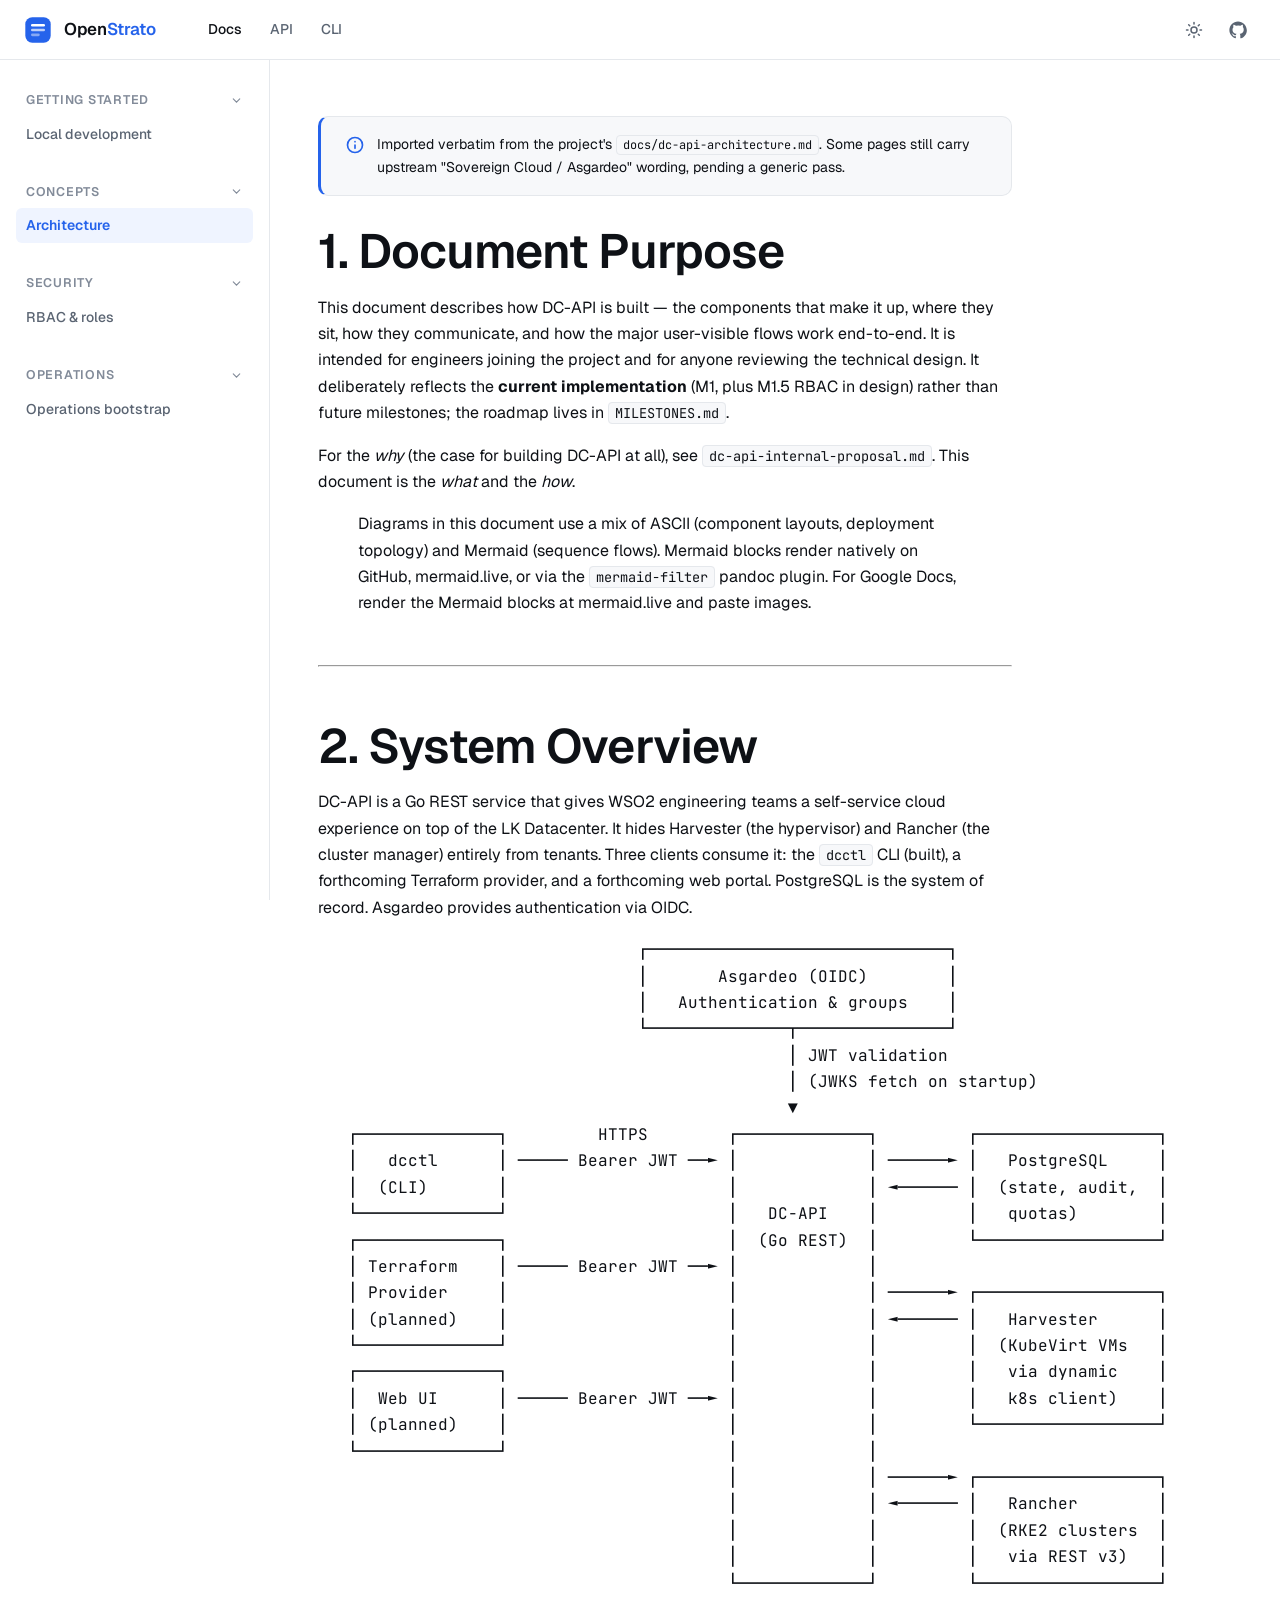
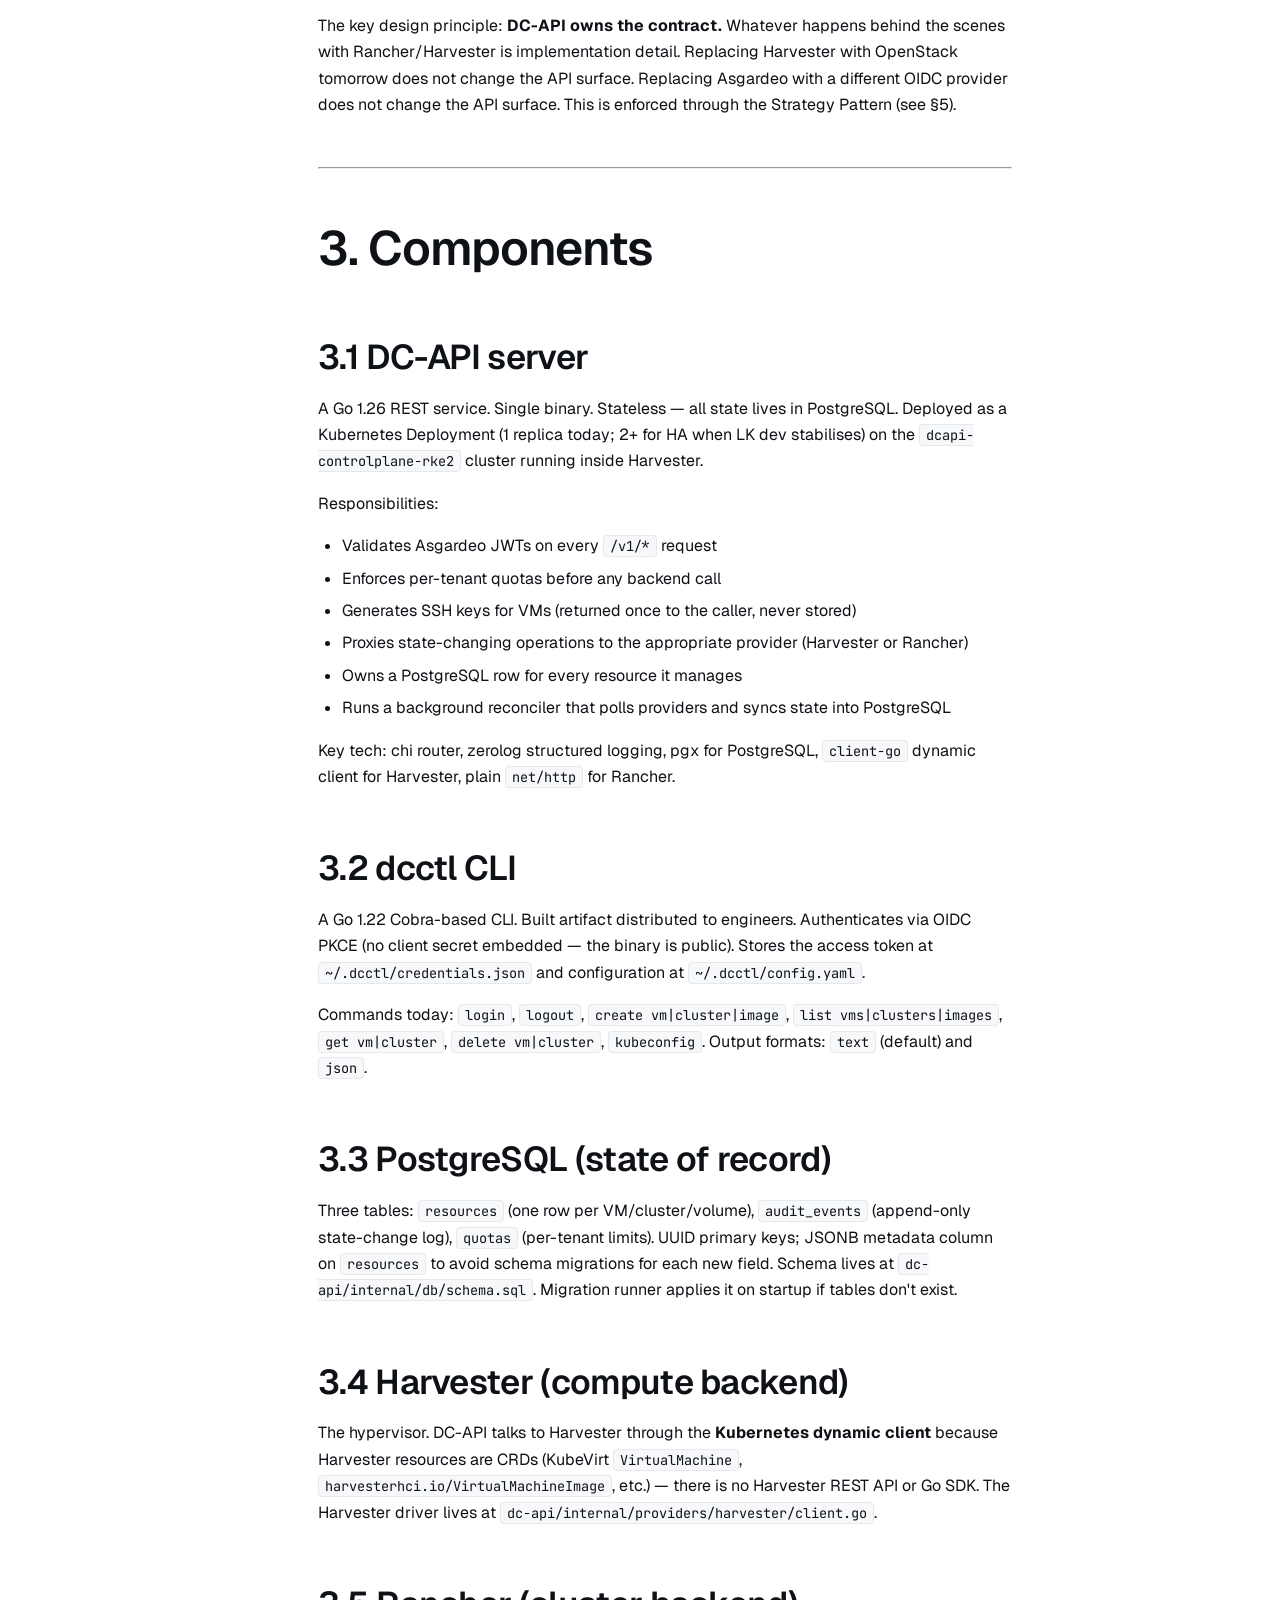
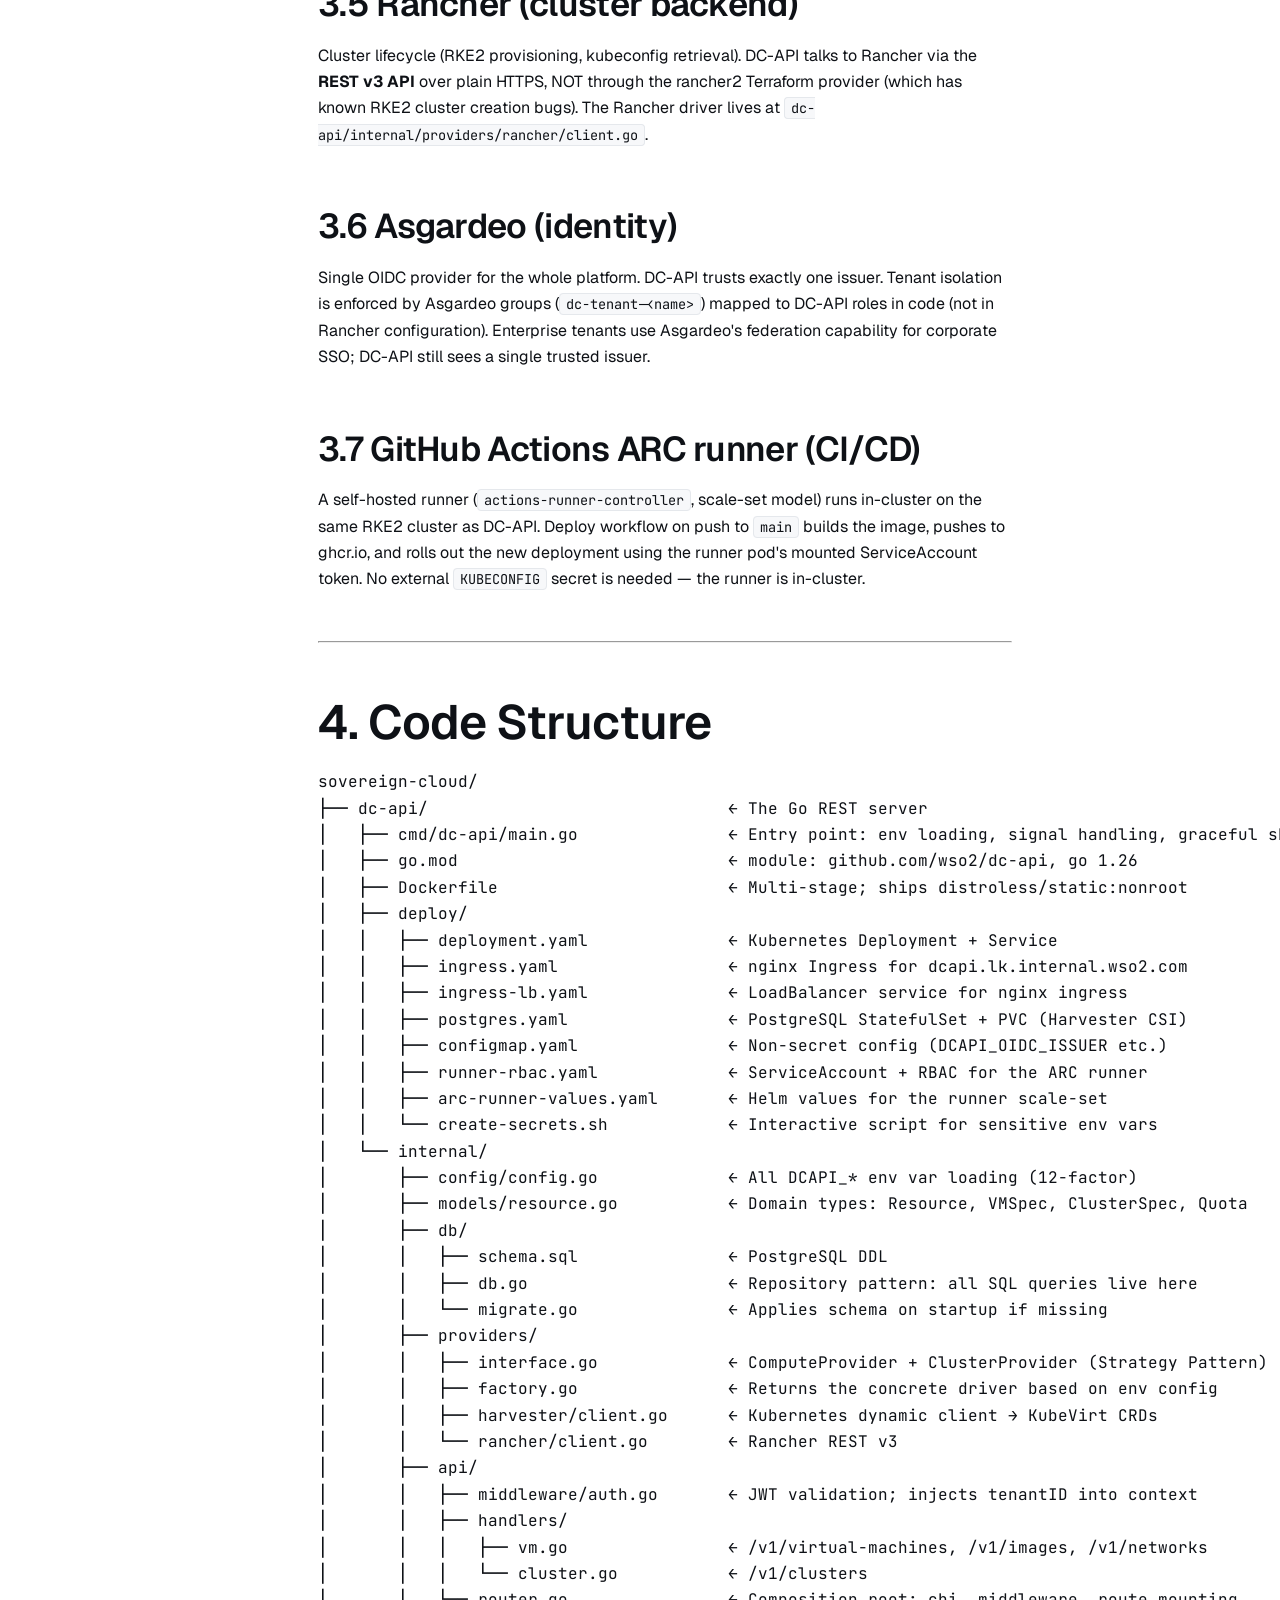
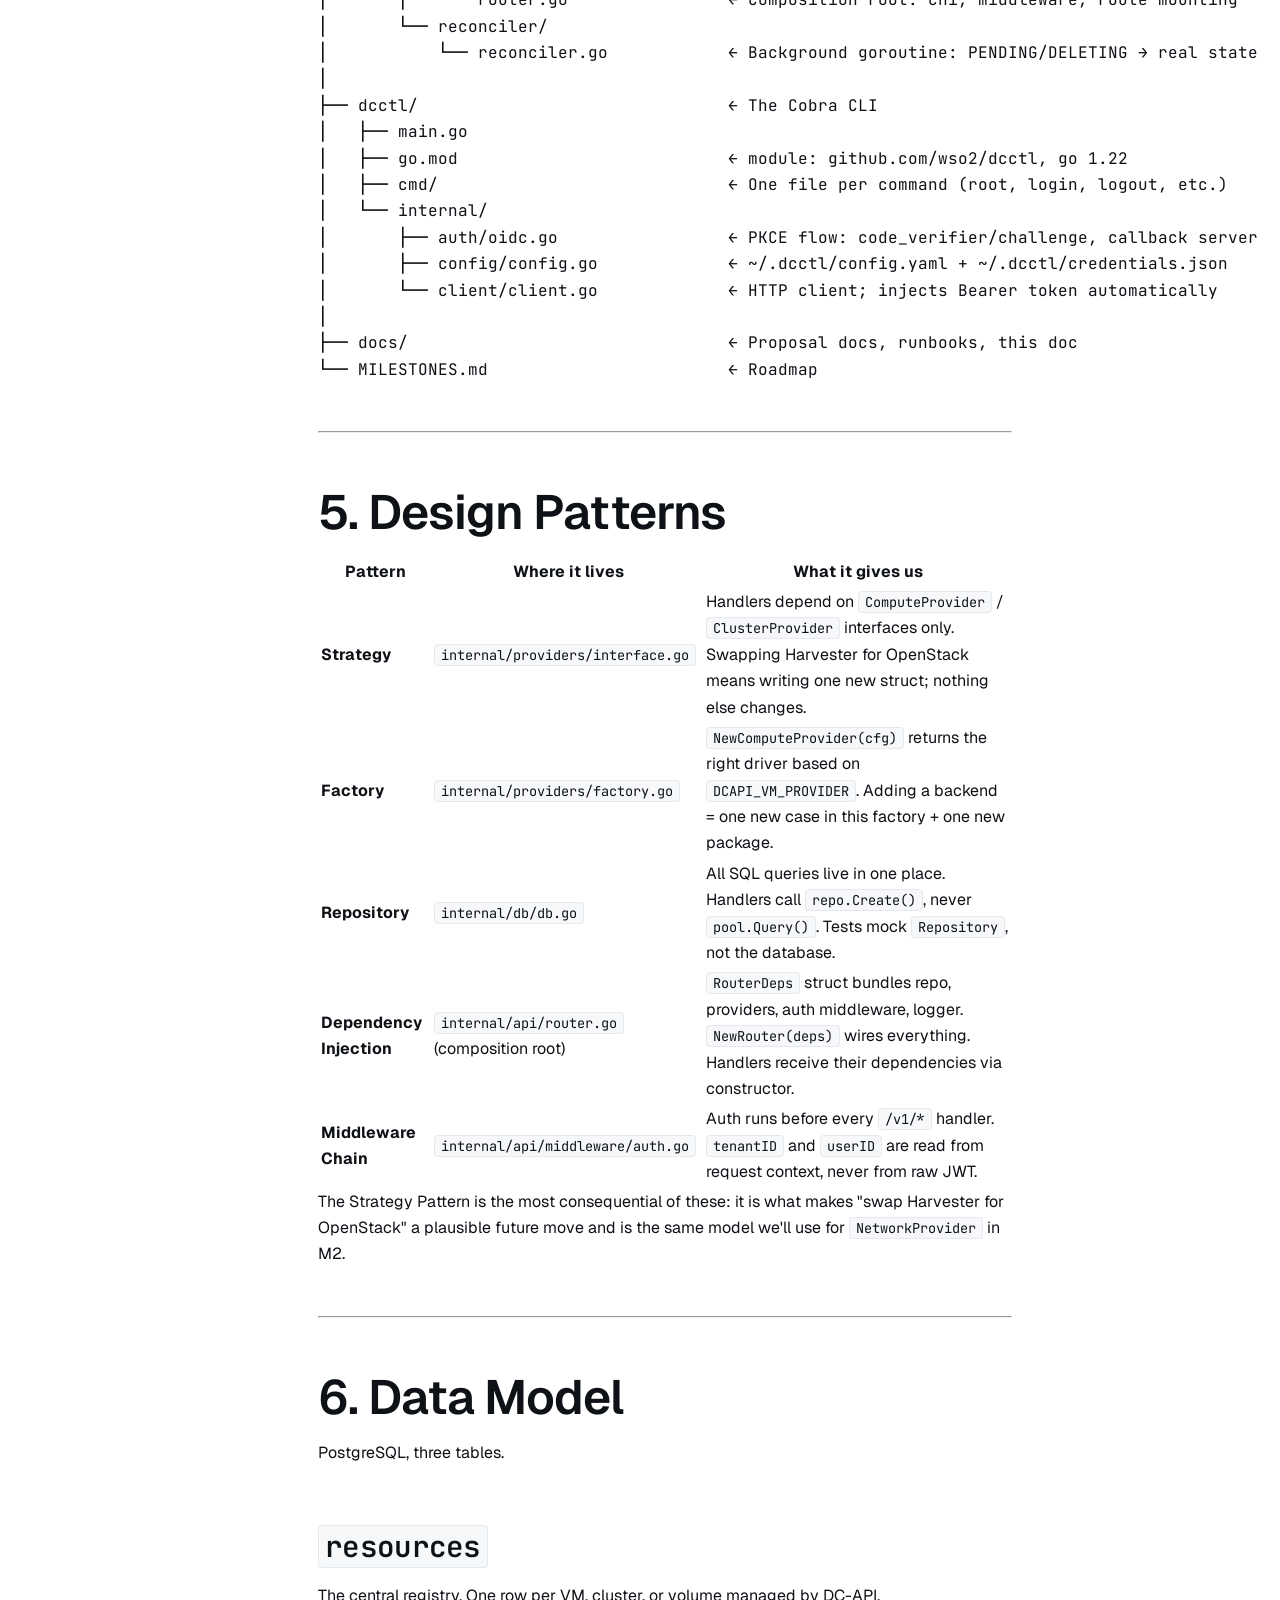
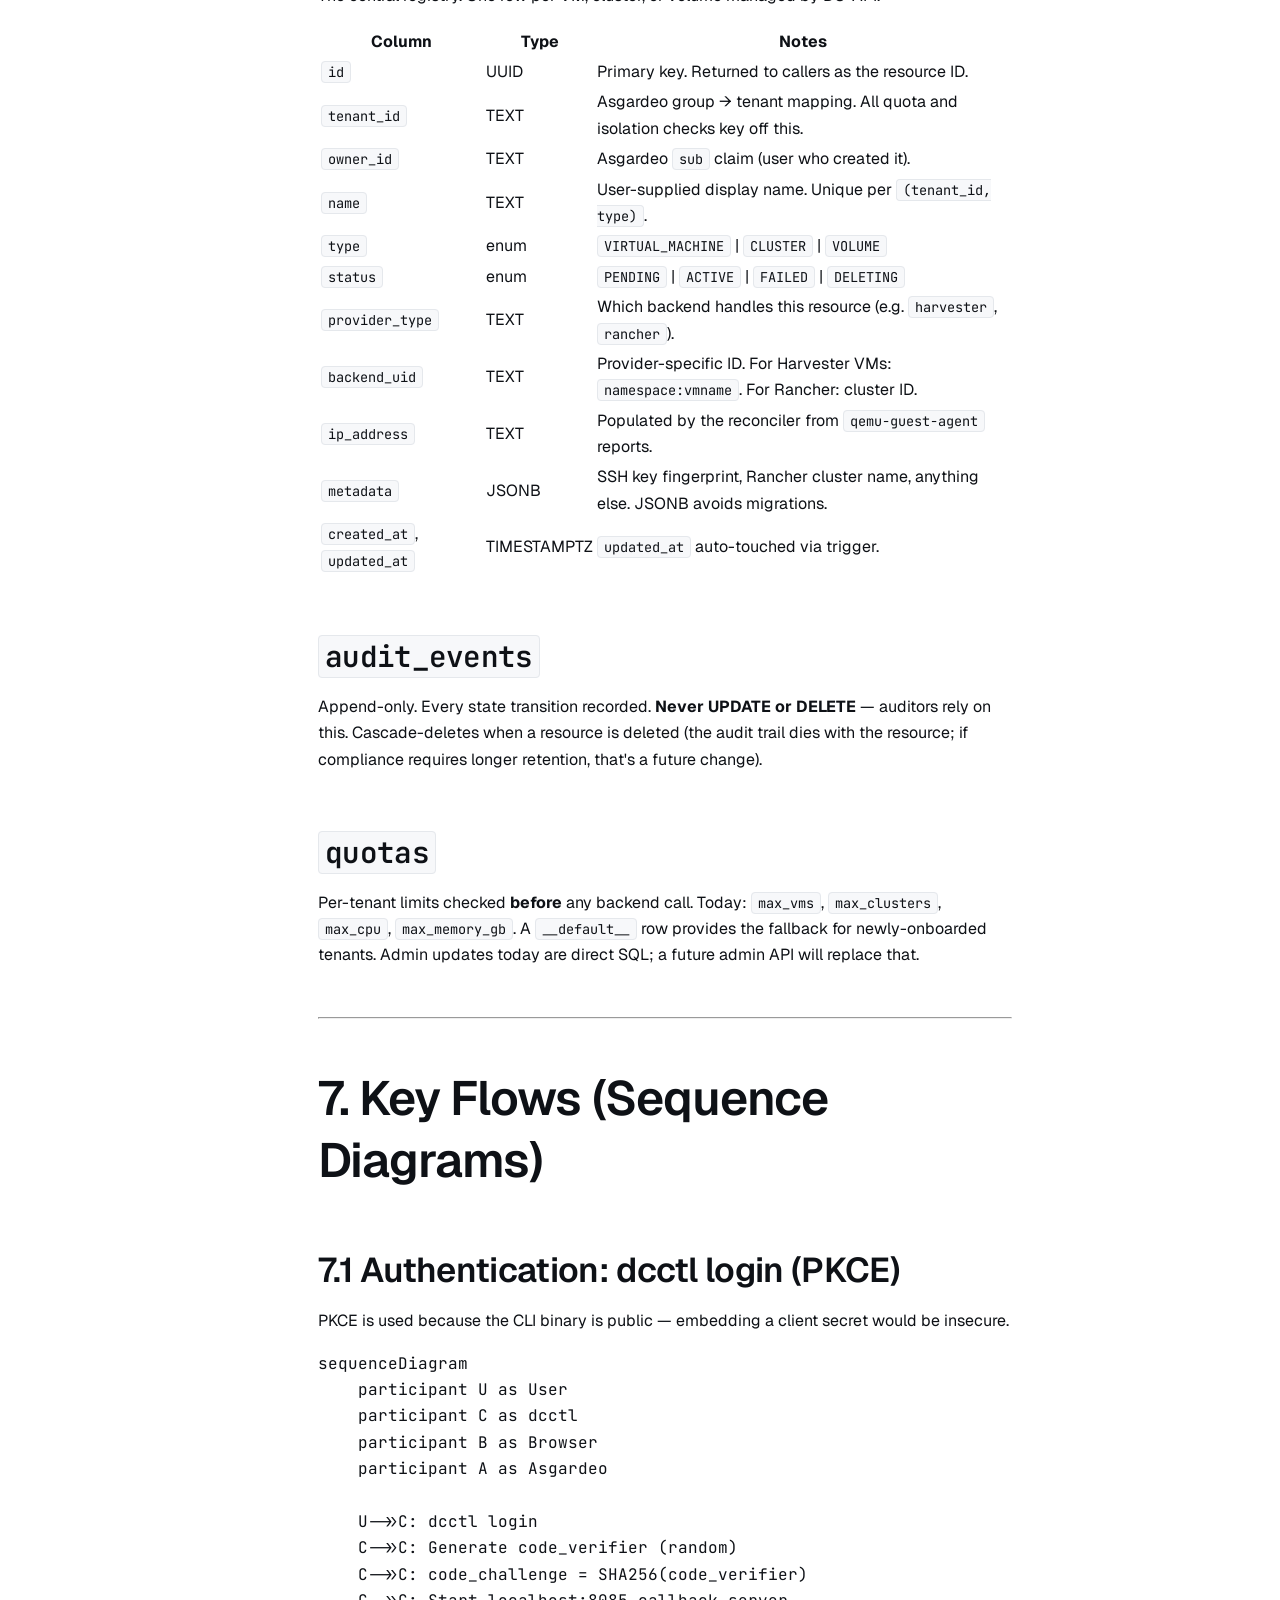
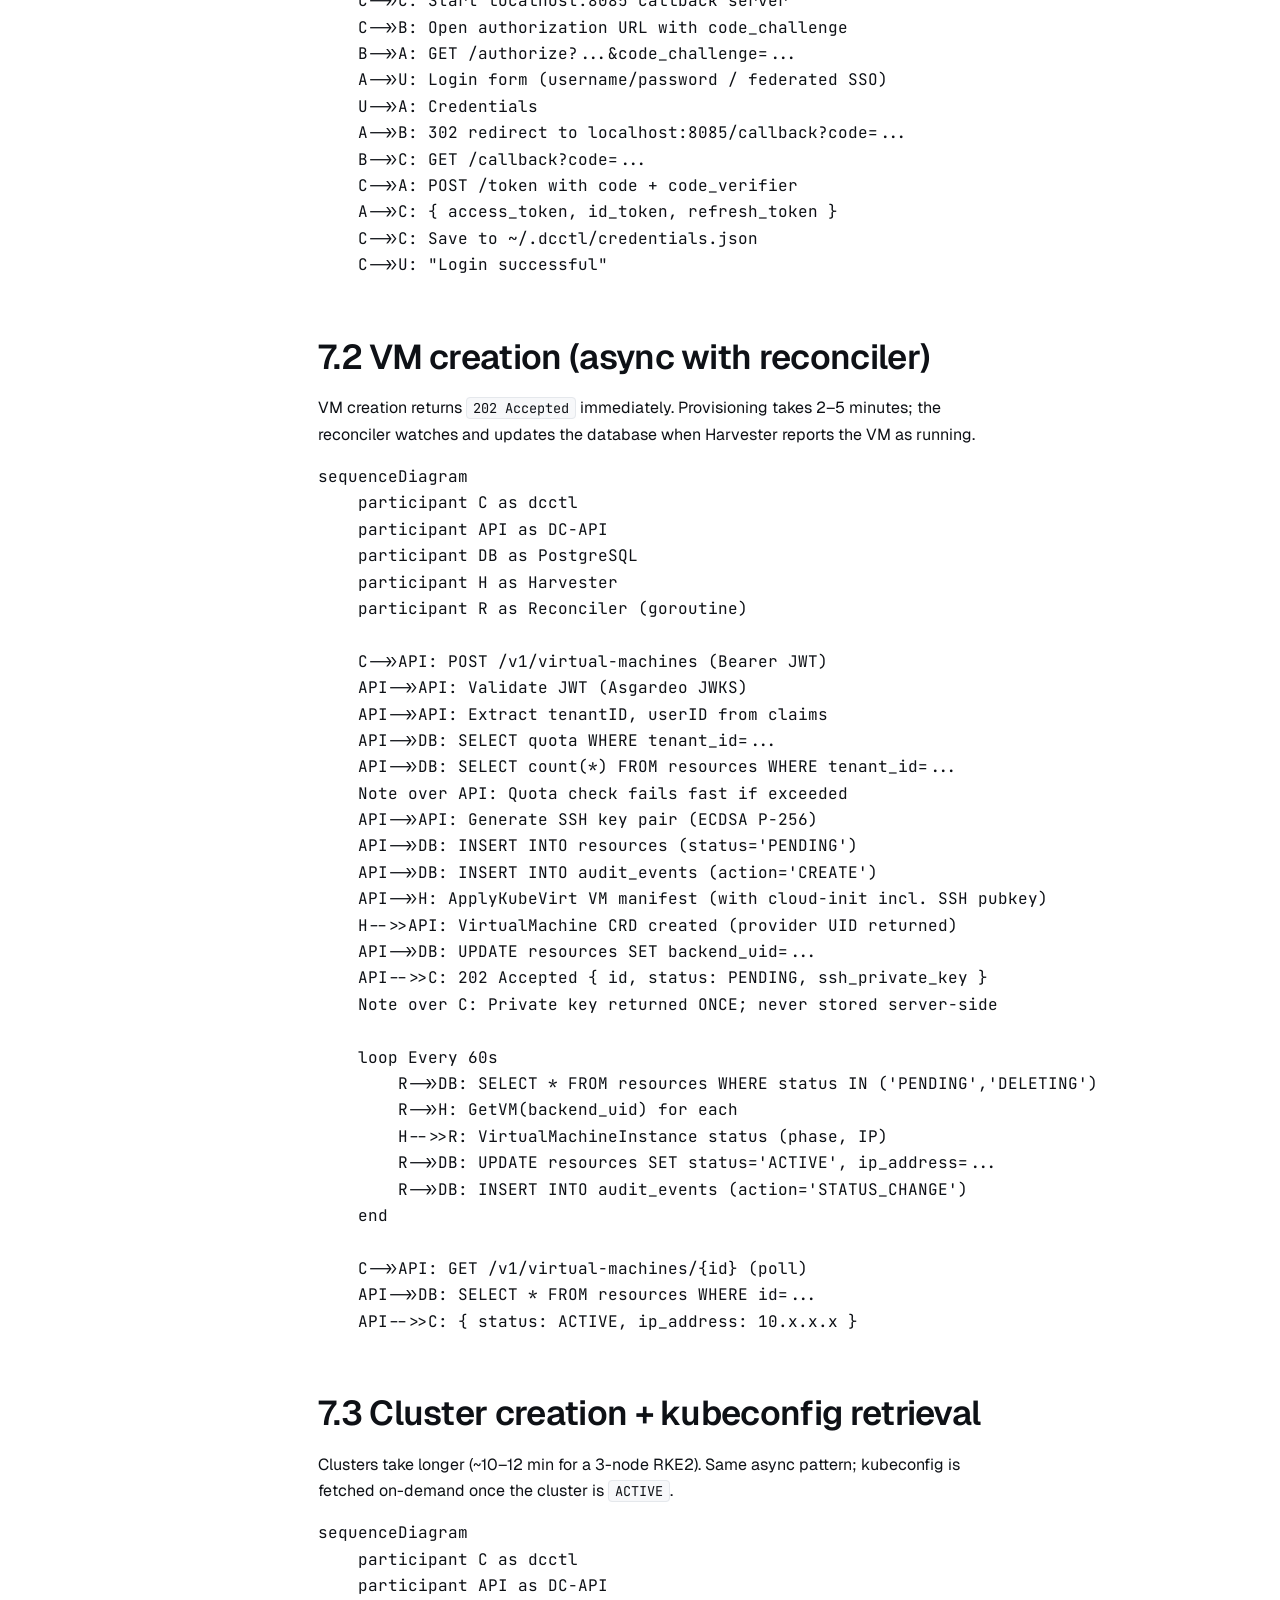
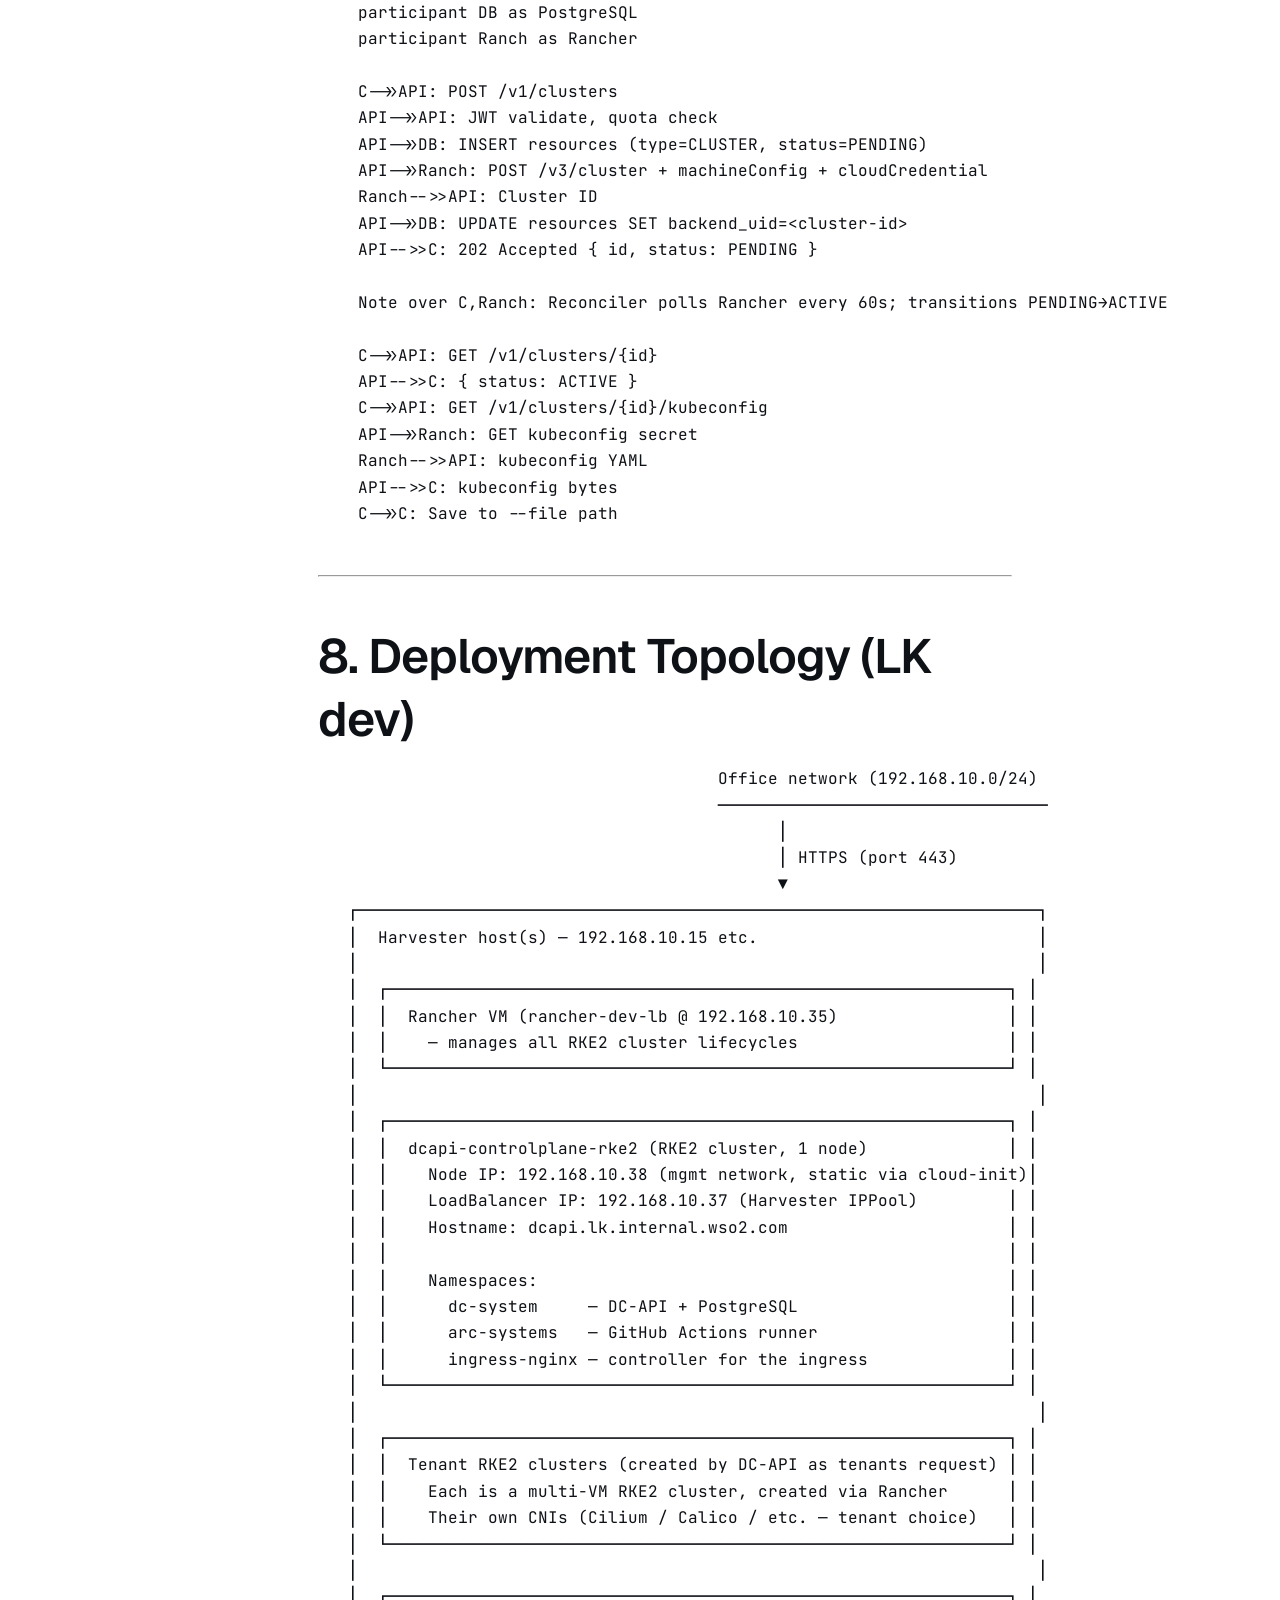
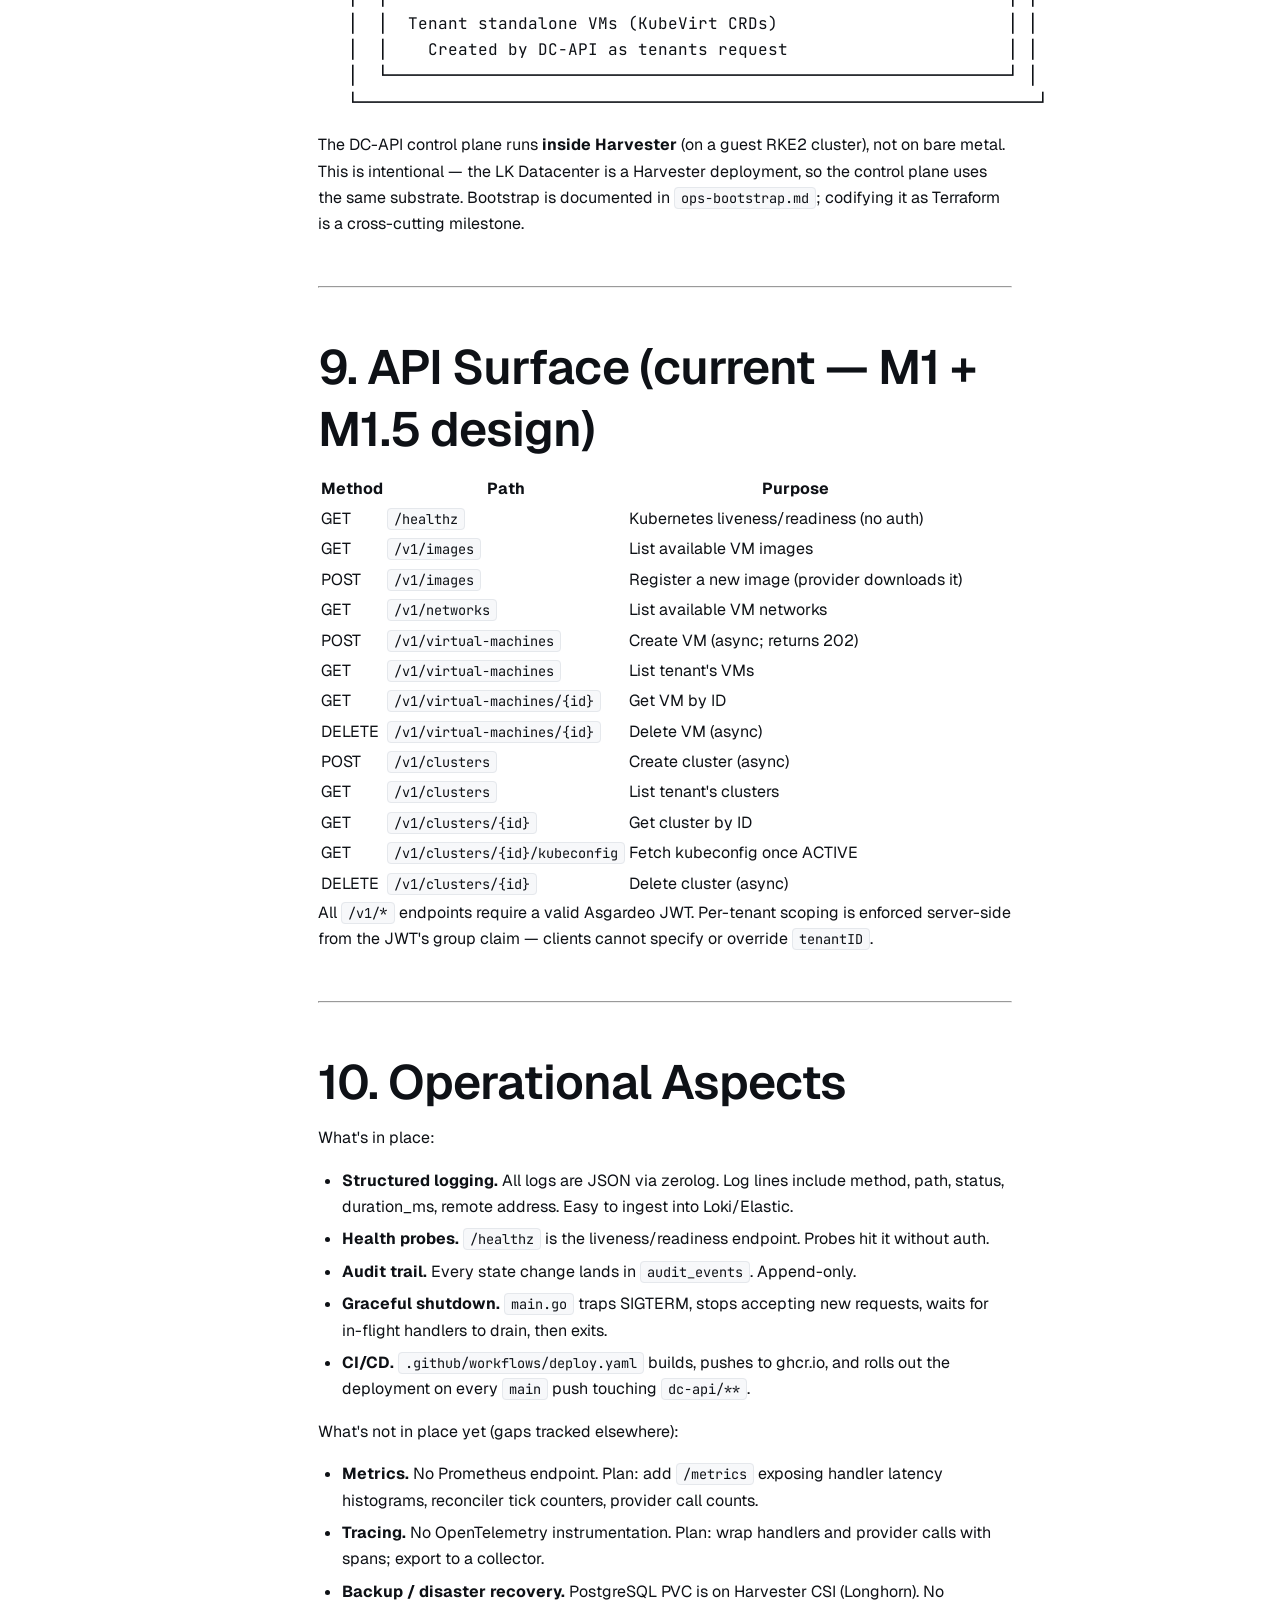
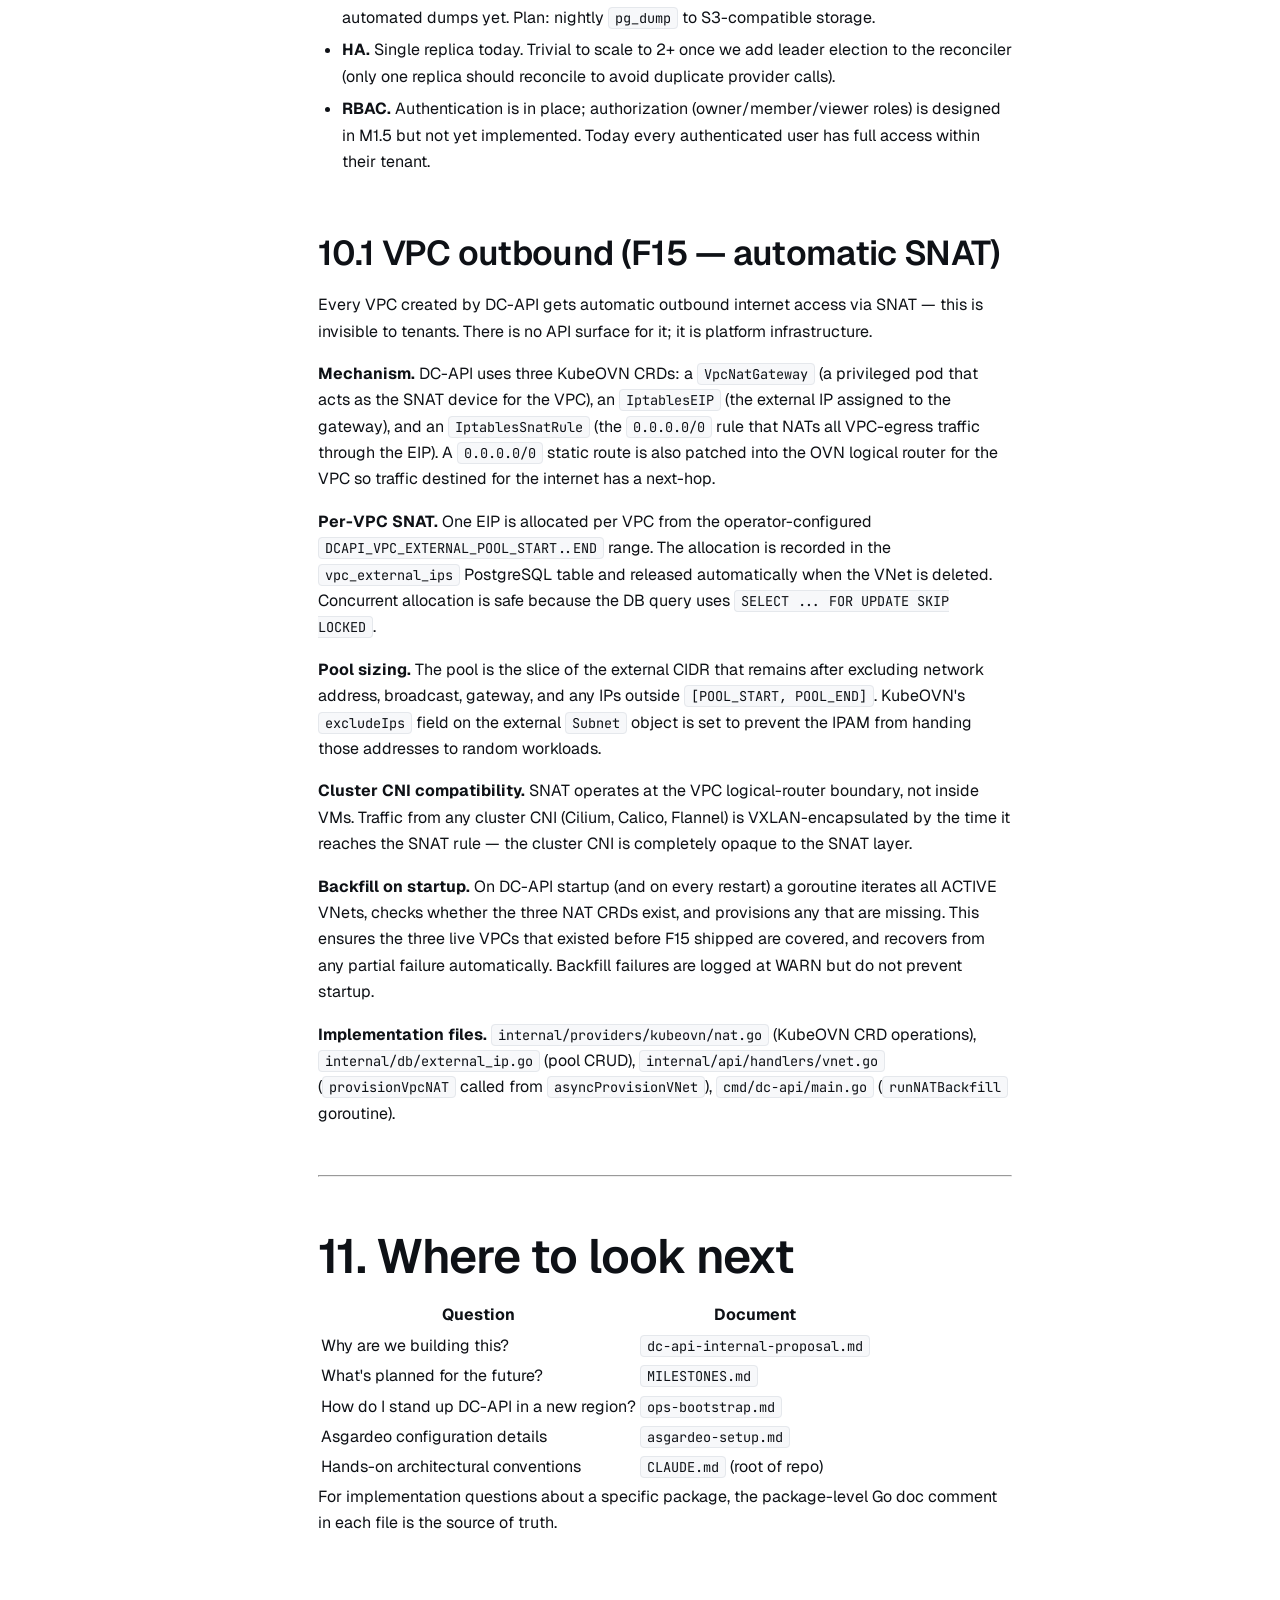
<file: website/docs/architecture.html>
<!DOCTYPE html>
<html lang="en" data-theme="light" data-density="comfortable">
<head>
<meta charset="UTF-8" />
<meta name="viewport" content="width=device-width, initial-scale=1" />
<title>Architecture — OpenStrato Docs</title>
<link rel="preconnect" href="https://fonts.googleapis.com">
<link rel="preconnect" href="https://fonts.gstatic.com" crossorigin>
<link href="https://fonts.googleapis.com/css2?family=Geist:wght@400;500;600;700&family=JetBrains+Mono:wght@400;500;600&display=swap" rel="stylesheet">
<link rel="stylesheet" href="../styles/tokens.css">
<link rel="stylesheet" href="../styles/main.css">
<link rel="stylesheet" href="../styles/docs.css">
</head>
<body>
<a class="skip-link" href="#doc">Skip to content</a>
<header class="nav">
  <div class="nav__inner container" style="max-width:1440px">
    <button class="icon-btn docnav-toggle" id="docnavToggle" aria-label="Toggle navigation"><svg viewBox="0 0 24 24" fill="none" stroke="currentColor" stroke-width="2" stroke-linecap="round"><path d="M3 6h18M3 12h18M3 18h18"/></svg></button>
    <a class="brand" href="../index.html"><svg class="brand__mark" viewBox="0 0 32 32" fill="none"><rect x="1.5" y="1.5" width="29" height="29" rx="8" fill="var(--accent)"/><rect x="8" y="9" width="16" height="3" rx="1.5" fill="#fff"/><rect x="8" y="14.5" width="16" height="3" rx="1.5" fill="#fff" opacity="0.7"/><rect x="8" y="20" width="10" height="3" rx="1.5" fill="#fff" opacity="0.45"/></svg><span class="brand__name"><b>Open</b><span>Strato</span></span></a>
    <nav class="nav__links" aria-label="Primary">
      <a class="nav__link" href="index.html" style="color:var(--ink)">Docs</a>
      <a class="nav__link" href="../api/index.html">API</a>
      <a class="nav__link" href="cli/index.html">CLI</a>
    </nav>
    <div class="nav__spacer"></div>
    <div class="nav__actions">
      <button class="icon-btn theme-toggle" data-action="toggle-theme" aria-label="Toggle theme"><svg class="icon-sun" viewBox="0 0 24 24" fill="none" stroke="currentColor" stroke-width="2" stroke-linecap="round"><circle cx="12" cy="12" r="4"/><path d="M12 2v2M12 20v2M4.9 4.9l1.4 1.4M17.7 17.7l1.4 1.4M2 12h2M20 12h2M4.9 19.1l1.4-1.4M17.7 6.3l1.4-1.4"/></svg><svg class="icon-moon" viewBox="0 0 24 24" fill="none" stroke="currentColor" stroke-width="2" stroke-linecap="round"><path d="M21 12.8A9 9 0 1 1 11.2 3a7 7 0 0 0 9.8 9.8Z"/></svg></button>
      <a class="icon-btn" href="#" aria-label="GitHub"><svg viewBox="0 0 24 24" fill="currentColor"><path d="M12 .5C5.7.5.5 5.7.5 12c0 5.1 3.3 9.4 7.9 10.9.6.1.8-.3.8-.6v-2c-3.2.7-3.9-1.4-3.9-1.4-.5-1.3-1.3-1.7-1.3-1.7-1.1-.7.1-.7.1-.7 1.2.1 1.8 1.2 1.8 1.2 1 1.8 2.7 1.3 3.4 1 .1-.8.4-1.3.7-1.6-2.6-.3-5.3-1.3-5.3-5.8 0-1.3.5-2.3 1.2-3.1-.1-.3-.5-1.5.1-3.1 0 0 1-.3 3.3 1.2a11.5 11.5 0 0 1 6 0C17.3 4.7 18.3 5 18.3 5c.6 1.6.2 2.8.1 3.1.8.8 1.2 1.8 1.2 3.1 0 4.5-2.7 5.5-5.3 5.8.4.4.8 1.1.8 2.2v3.3c0 .3.2.7.8.6 4.6-1.5 7.9-5.8 7.9-10.9C23.5 5.7 18.3.5 12 .5Z"/></svg></a>
    </div>
  </div>
</header>
<div class="docshell">
  <aside class="docnav" id="docnav"><div class="docnav__group"><div class="docnav__title" data-collapse>Getting started <svg viewBox="0 0 24 24" fill="none" stroke="currentColor" stroke-width="2" stroke-linecap="round"><path d="m6 9 6 6 6-6"/></svg></div><div class="docnav__list"><a href="local-dev.html">Local development</a></div></div><div class="docnav__group"><div class="docnav__title" data-collapse>Concepts <svg viewBox="0 0 24 24" fill="none" stroke="currentColor" stroke-width="2" stroke-linecap="round"><path d="m6 9 6 6 6-6"/></svg></div><div class="docnav__list"><a href="architecture.html" class="is-active">Architecture</a></div></div><div class="docnav__group"><div class="docnav__title" data-collapse>Security <svg viewBox="0 0 24 24" fill="none" stroke="currentColor" stroke-width="2" stroke-linecap="round"><path d="m6 9 6 6 6-6"/></svg></div><div class="docnav__list"><a href="rbac.html">RBAC & roles</a></div></div><div class="docnav__group"><div class="docnav__title" data-collapse>Operations <svg viewBox="0 0 24 24" fill="none" stroke="currentColor" stroke-width="2" stroke-linecap="round"><path d="m6 9 6 6 6-6"/></svg></div><div class="docnav__list"><a href="ops-bootstrap.html">Operations bootstrap</a></div></div></aside>
  <main class="doccontent" id="doc"><article class="prose" style="max-width:860px"><div class="callout callout--note"><svg class="callout__icon" viewBox="0 0 24 24" fill="none" stroke="currentColor" stroke-width="2"><circle cx="12" cy="12" r="9"/><path d="M12 16v-4M12 8h.01" stroke-linecap="round"/></svg><div class="callout__body">Imported verbatim from the project's <code>docs/dc-api-architecture.md</code>. Some pages still carry upstream "Sovereign Cloud / Asgardeo" wording, pending a generic pass.</div></div><h1>1. Document Purpose</h1>
<p>This document describes how DC-API is built — the components that make it up, where they sit, how they communicate, and how the major user-visible flows work end-to-end. It is intended for engineers joining the project and for anyone reviewing the technical design. It deliberately reflects the <strong>current implementation</strong> (M1, plus M1.5 RBAC in design) rather than future milestones; the roadmap lives in <code>MILESTONES.md</code>.</p>
<p>For the <em>why</em> (the case for building DC-API at all), see <code>dc-api-internal-proposal.md</code>. This document is the <em>what</em> and the <em>how</em>.</p>
<blockquote>
<p>Diagrams in this document use a mix of ASCII (component layouts, deployment topology) and Mermaid (sequence flows). Mermaid blocks render natively on GitHub, mermaid.live, or via the <code>mermaid-filter</code> pandoc plugin. For Google Docs, render the Mermaid blocks at mermaid.live and paste images.</p>
</blockquote>
<hr>
<h1>2. System Overview</h1>
<p>DC-API is a Go REST service that gives WSO2 engineering teams a self-service cloud experience on top of the LK Datacenter. It hides Harvester (the hypervisor) and Rancher (the cluster manager) entirely from tenants. Three clients consume it: the <code>dcctl</code> CLI (built), a forthcoming Terraform provider, and a forthcoming web portal. PostgreSQL is the system of record. Asgardeo provides authentication via OIDC.</p>
<pre><code>                                ┌──────────────────────────────┐
                                │       Asgardeo (OIDC)        │
                                │   Authentication &amp; groups    │
                                └──────────────┬───────────────┘
                                               │ JWT validation
                                               │ (JWKS fetch on startup)
                                               ▼
   ┌──────────────┐         HTTPS        ┌─────────────┐         ┌──────────────────┐
   │   dcctl      │ ───── Bearer JWT ──► │             │ ──────► │   PostgreSQL     │
   │  (CLI)       │                      │             │ ◄────── │  (state, audit,  │
   └──────────────┘                      │   DC-API    │         │   quotas)        │
   ┌──────────────┐                      │  (Go REST)  │         └──────────────────┘
   │ Terraform    │ ───── Bearer JWT ──► │             │
   │ Provider     │                      │             │ ──────► ┌──────────────────┐
   │ (planned)    │                      │             │ ◄────── │   Harvester      │
   └──────────────┘                      │             │         │  (KubeVirt VMs   │
   ┌──────────────┐                      │             │         │   via dynamic    │
   │  Web UI      │ ───── Bearer JWT ──► │             │         │   k8s client)    │
   │ (planned)    │                      │             │         └──────────────────┘
   └──────────────┘                      │             │
                                         │             │ ──────► ┌──────────────────┐
                                         │             │ ◄────── │   Rancher        │
                                         │             │         │  (RKE2 clusters  │
                                         │             │         │   via REST v3)   │
                                         └─────────────┘         └──────────────────┘
</code></pre>
<p>The key design principle: <strong>DC-API owns the contract.</strong> Whatever happens behind the scenes with Rancher/Harvester is implementation detail. Replacing Harvester with OpenStack tomorrow does not change the API surface. Replacing Asgardeo with a different OIDC provider does not change the API surface. This is enforced through the Strategy Pattern (see §5).</p>
<hr>
<h1>3. Components</h1>
<h2>3.1 DC-API server</h2>
<p>A Go 1.26 REST service. Single binary. Stateless — all state lives in PostgreSQL. Deployed as a Kubernetes Deployment (1 replica today; 2+ for HA when LK dev stabilises) on the <code>dcapi-controlplane-rke2</code> cluster running inside Harvester.</p>
<p>Responsibilities:</p>
<ul>
<li>Validates Asgardeo JWTs on every <code>/v1/*</code> request</li>
<li>Enforces per-tenant quotas before any backend call</li>
<li>Generates SSH keys for VMs (returned once to the caller, never stored)</li>
<li>Proxies state-changing operations to the appropriate provider (Harvester or Rancher)</li>
<li>Owns a PostgreSQL row for every resource it manages</li>
<li>Runs a background reconciler that polls providers and syncs state into PostgreSQL</li>
</ul>
<p>Key tech: chi router, zerolog structured logging, pgx for PostgreSQL, <code>client-go</code> dynamic client for Harvester, plain <code>net/http</code> for Rancher.</p>
<h2>3.2 dcctl CLI</h2>
<p>A Go 1.22 Cobra-based CLI. Built artifact distributed to engineers. Authenticates via OIDC PKCE (no client secret embedded — the binary is public). Stores the access token at <code>~/.dcctl/credentials.json</code> and configuration at <code>~/.dcctl/config.yaml</code>.</p>
<p>Commands today: <code>login</code>, <code>logout</code>, <code>create vm|cluster|image</code>, <code>list vms|clusters|images</code>, <code>get vm|cluster</code>, <code>delete vm|cluster</code>, <code>kubeconfig</code>. Output formats: <code>text</code> (default) and <code>json</code>.</p>
<h2>3.3 PostgreSQL (state of record)</h2>
<p>Three tables: <code>resources</code> (one row per VM/cluster/volume), <code>audit_events</code> (append-only state-change log), <code>quotas</code> (per-tenant limits). UUID primary keys; JSONB metadata column on <code>resources</code> to avoid schema migrations for each new field. Schema lives at <code>dc-api/internal/db/schema.sql</code>. Migration runner applies it on startup if tables don&#39;t exist.</p>
<h2>3.4 Harvester (compute backend)</h2>
<p>The hypervisor. DC-API talks to Harvester through the <strong>Kubernetes dynamic client</strong> because Harvester resources are CRDs (KubeVirt <code>VirtualMachine</code>, <code>harvesterhci.io/VirtualMachineImage</code>, etc.) — there is no Harvester REST API or Go SDK. The Harvester driver lives at <code>dc-api/internal/providers/harvester/client.go</code>.</p>
<h2>3.5 Rancher (cluster backend)</h2>
<p>Cluster lifecycle (RKE2 provisioning, kubeconfig retrieval). DC-API talks to Rancher via the <strong>REST v3 API</strong> over plain HTTPS, NOT through the rancher2 Terraform provider (which has known RKE2 cluster creation bugs). The Rancher driver lives at <code>dc-api/internal/providers/rancher/client.go</code>.</p>
<h2>3.6 Asgardeo (identity)</h2>
<p>Single OIDC provider for the whole platform. DC-API trusts exactly one issuer. Tenant isolation is enforced by Asgardeo groups (<code>dc-tenant-&lt;name&gt;</code>) mapped to DC-API roles in code (not in Rancher configuration). Enterprise tenants use Asgardeo&#39;s federation capability for corporate SSO; DC-API still sees a single trusted issuer.</p>
<h2>3.7 GitHub Actions ARC runner (CI/CD)</h2>
<p>A self-hosted runner (<code>actions-runner-controller</code>, scale-set model) runs in-cluster on the same RKE2 cluster as DC-API. Deploy workflow on push to <code>main</code> builds the image, pushes to ghcr.io, and rolls out the new deployment using the runner pod&#39;s mounted ServiceAccount token. No external <code>KUBECONFIG</code> secret is needed — the runner is in-cluster.</p>
<hr>
<h1>4. Code Structure</h1>
<pre><code>sovereign-cloud/
├── dc-api/                              ← The Go REST server
│   ├── cmd/dc-api/main.go               ← Entry point: env loading, signal handling, graceful shutdown
│   ├── go.mod                           ← module: github.com/wso2/dc-api, go 1.26
│   ├── Dockerfile                       ← Multi-stage; ships distroless/static:nonroot
│   ├── deploy/
│   │   ├── deployment.yaml              ← Kubernetes Deployment + Service
│   │   ├── ingress.yaml                 ← nginx Ingress for dcapi.lk.internal.wso2.com
│   │   ├── ingress-lb.yaml              ← LoadBalancer service for nginx ingress
│   │   ├── postgres.yaml                ← PostgreSQL StatefulSet + PVC (Harvester CSI)
│   │   ├── configmap.yaml               ← Non-secret config (DCAPI_OIDC_ISSUER etc.)
│   │   ├── runner-rbac.yaml             ← ServiceAccount + RBAC for the ARC runner
│   │   ├── arc-runner-values.yaml       ← Helm values for the runner scale-set
│   │   └── create-secrets.sh            ← Interactive script for sensitive env vars
│   └── internal/
│       ├── config/config.go             ← All DCAPI_* env var loading (12-factor)
│       ├── models/resource.go           ← Domain types: Resource, VMSpec, ClusterSpec, Quota
│       ├── db/
│       │   ├── schema.sql               ← PostgreSQL DDL
│       │   ├── db.go                    ← Repository pattern: all SQL queries live here
│       │   └── migrate.go               ← Applies schema on startup if missing
│       ├── providers/
│       │   ├── interface.go             ← ComputeProvider + ClusterProvider (Strategy Pattern)
│       │   ├── factory.go               ← Returns the concrete driver based on env config
│       │   ├── harvester/client.go      ← Kubernetes dynamic client → KubeVirt CRDs
│       │   └── rancher/client.go        ← Rancher REST v3
│       ├── api/
│       │   ├── middleware/auth.go       ← JWT validation; injects tenantID into context
│       │   ├── handlers/
│       │   │   ├── vm.go                ← /v1/virtual-machines, /v1/images, /v1/networks
│       │   │   └── cluster.go           ← /v1/clusters
│       │   └── router.go                ← Composition root: chi, middleware, route mounting
│       └── reconciler/
│           └── reconciler.go            ← Background goroutine: PENDING/DELETING → real state
│
├── dcctl/                               ← The Cobra CLI
│   ├── main.go
│   ├── go.mod                           ← module: github.com/wso2/dcctl, go 1.22
│   ├── cmd/                             ← One file per command (root, login, logout, etc.)
│   └── internal/
│       ├── auth/oidc.go                 ← PKCE flow: code_verifier/challenge, callback server
│       ├── config/config.go             ← ~/.dcctl/config.yaml + ~/.dcctl/credentials.json
│       └── client/client.go             ← HTTP client; injects Bearer token automatically
│
├── docs/                                ← Proposal docs, runbooks, this doc
└── MILESTONES.md                        ← Roadmap
</code></pre>
<hr>
<h1>5. Design Patterns</h1>
<table>
<thead>
<tr>
<th>Pattern</th>
<th>Where it lives</th>
<th>What it gives us</th>
</tr>
</thead>
<tbody><tr>
<td><strong>Strategy</strong></td>
<td><code>internal/providers/interface.go</code></td>
<td>Handlers depend on <code>ComputeProvider</code> / <code>ClusterProvider</code> interfaces only. Swapping Harvester for OpenStack means writing one new struct; nothing else changes.</td>
</tr>
<tr>
<td><strong>Factory</strong></td>
<td><code>internal/providers/factory.go</code></td>
<td><code>NewComputeProvider(cfg)</code> returns the right driver based on <code>DCAPI_VM_PROVIDER</code>. Adding a backend = one new case in this factory + one new package.</td>
</tr>
<tr>
<td><strong>Repository</strong></td>
<td><code>internal/db/db.go</code></td>
<td>All SQL queries live in one place. Handlers call <code>repo.Create()</code>, never <code>pool.Query()</code>. Tests mock <code>Repository</code>, not the database.</td>
</tr>
<tr>
<td><strong>Dependency Injection</strong></td>
<td><code>internal/api/router.go</code> (composition root)</td>
<td><code>RouterDeps</code> struct bundles repo, providers, auth middleware, logger. <code>NewRouter(deps)</code> wires everything. Handlers receive their dependencies via constructor.</td>
</tr>
<tr>
<td><strong>Middleware Chain</strong></td>
<td><code>internal/api/middleware/auth.go</code></td>
<td>Auth runs before every <code>/v1/*</code> handler. <code>tenantID</code> and <code>userID</code> are read from request context, never from raw JWT.</td>
</tr>
</tbody></table>
<p>The Strategy Pattern is the most consequential of these: it is what makes &quot;swap Harvester for OpenStack&quot; a plausible future move and is the same model we&#39;ll use for <code>NetworkProvider</code> in M2.</p>
<hr>
<h1>6. Data Model</h1>
<p>PostgreSQL, three tables.</p>
<h2><code>resources</code></h2>
<p>The central registry. One row per VM, cluster, or volume managed by DC-API.</p>
<table>
<thead>
<tr>
<th>Column</th>
<th>Type</th>
<th>Notes</th>
</tr>
</thead>
<tbody><tr>
<td><code>id</code></td>
<td>UUID</td>
<td>Primary key. Returned to callers as the resource ID.</td>
</tr>
<tr>
<td><code>tenant_id</code></td>
<td>TEXT</td>
<td>Asgardeo group → tenant mapping. All quota and isolation checks key off this.</td>
</tr>
<tr>
<td><code>owner_id</code></td>
<td>TEXT</td>
<td>Asgardeo <code>sub</code> claim (user who created it).</td>
</tr>
<tr>
<td><code>name</code></td>
<td>TEXT</td>
<td>User-supplied display name. Unique per <code>(tenant_id, type)</code>.</td>
</tr>
<tr>
<td><code>type</code></td>
<td>enum</td>
<td><code>VIRTUAL_MACHINE</code> | <code>CLUSTER</code> | <code>VOLUME</code></td>
</tr>
<tr>
<td><code>status</code></td>
<td>enum</td>
<td><code>PENDING</code> | <code>ACTIVE</code> | <code>FAILED</code> | <code>DELETING</code></td>
</tr>
<tr>
<td><code>provider_type</code></td>
<td>TEXT</td>
<td>Which backend handles this resource (e.g. <code>harvester</code>, <code>rancher</code>).</td>
</tr>
<tr>
<td><code>backend_uid</code></td>
<td>TEXT</td>
<td>Provider-specific ID. For Harvester VMs: <code>namespace:vmname</code>. For Rancher: cluster ID.</td>
</tr>
<tr>
<td><code>ip_address</code></td>
<td>TEXT</td>
<td>Populated by the reconciler from <code>qemu-guest-agent</code> reports.</td>
</tr>
<tr>
<td><code>metadata</code></td>
<td>JSONB</td>
<td>SSH key fingerprint, Rancher cluster name, anything else. JSONB avoids migrations.</td>
</tr>
<tr>
<td><code>created_at</code>, <code>updated_at</code></td>
<td>TIMESTAMPTZ</td>
<td><code>updated_at</code> auto-touched via trigger.</td>
</tr>
</tbody></table>
<h2><code>audit_events</code></h2>
<p>Append-only. Every state transition recorded. <strong>Never UPDATE or DELETE</strong> — auditors rely on this. Cascade-deletes when a resource is deleted (the audit trail dies with the resource; if compliance requires longer retention, that&#39;s a future change).</p>
<h2><code>quotas</code></h2>
<p>Per-tenant limits checked <strong>before</strong> any backend call. Today: <code>max_vms</code>, <code>max_clusters</code>, <code>max_cpu</code>, <code>max_memory_gb</code>. A <code>__default__</code> row provides the fallback for newly-onboarded tenants. Admin updates today are direct SQL; a future admin API will replace that.</p>
<hr>
<h1>7. Key Flows (Sequence Diagrams)</h1>
<h2>7.1 Authentication: dcctl login (PKCE)</h2>
<p>PKCE is used because the CLI binary is public — embedding a client secret would be insecure.</p>
<pre><code class="language-mermaid">sequenceDiagram
    participant U as User
    participant C as dcctl
    participant B as Browser
    participant A as Asgardeo

    U-&gt;&gt;C: dcctl login
    C-&gt;&gt;C: Generate code_verifier (random)
    C-&gt;&gt;C: code_challenge = SHA256(code_verifier)
    C-&gt;&gt;C: Start localhost:8085 callback server
    C-&gt;&gt;B: Open authorization URL with code_challenge
    B-&gt;&gt;A: GET /authorize?...&amp;code_challenge=...
    A-&gt;&gt;U: Login form (username/password / federated SSO)
    U-&gt;&gt;A: Credentials
    A-&gt;&gt;B: 302 redirect to localhost:8085/callback?code=...
    B-&gt;&gt;C: GET /callback?code=...
    C-&gt;&gt;A: POST /token with code + code_verifier
    A-&gt;&gt;C: { access_token, id_token, refresh_token }
    C-&gt;&gt;C: Save to ~/.dcctl/credentials.json
    C-&gt;&gt;U: &quot;Login successful&quot;
</code></pre>
<h2>7.2 VM creation (async with reconciler)</h2>
<p>VM creation returns <code>202 Accepted</code> immediately. Provisioning takes 2–5 minutes; the reconciler watches and updates the database when Harvester reports the VM as running.</p>
<pre><code class="language-mermaid">sequenceDiagram
    participant C as dcctl
    participant API as DC-API
    participant DB as PostgreSQL
    participant H as Harvester
    participant R as Reconciler (goroutine)

    C-&gt;&gt;API: POST /v1/virtual-machines (Bearer JWT)
    API-&gt;&gt;API: Validate JWT (Asgardeo JWKS)
    API-&gt;&gt;API: Extract tenantID, userID from claims
    API-&gt;&gt;DB: SELECT quota WHERE tenant_id=...
    API-&gt;&gt;DB: SELECT count(*) FROM resources WHERE tenant_id=...
    Note over API: Quota check fails fast if exceeded
    API-&gt;&gt;API: Generate SSH key pair (ECDSA P-256)
    API-&gt;&gt;DB: INSERT INTO resources (status=&#39;PENDING&#39;)
    API-&gt;&gt;DB: INSERT INTO audit_events (action=&#39;CREATE&#39;)
    API-&gt;&gt;H: ApplyKubeVirt VM manifest (with cloud-init incl. SSH pubkey)
    H--&gt;&gt;API: VirtualMachine CRD created (provider UID returned)
    API-&gt;&gt;DB: UPDATE resources SET backend_uid=...
    API--&gt;&gt;C: 202 Accepted { id, status: PENDING, ssh_private_key }
    Note over C: Private key returned ONCE; never stored server-side

    loop Every 60s
        R-&gt;&gt;DB: SELECT * FROM resources WHERE status IN (&#39;PENDING&#39;,&#39;DELETING&#39;)
        R-&gt;&gt;H: GetVM(backend_uid) for each
        H--&gt;&gt;R: VirtualMachineInstance status (phase, IP)
        R-&gt;&gt;DB: UPDATE resources SET status=&#39;ACTIVE&#39;, ip_address=...
        R-&gt;&gt;DB: INSERT INTO audit_events (action=&#39;STATUS_CHANGE&#39;)
    end

    C-&gt;&gt;API: GET /v1/virtual-machines/{id} (poll)
    API-&gt;&gt;DB: SELECT * FROM resources WHERE id=...
    API--&gt;&gt;C: { status: ACTIVE, ip_address: 10.x.x.x }
</code></pre>
<h2>7.3 Cluster creation + kubeconfig retrieval</h2>
<p>Clusters take longer (~10–12 min for a 3-node RKE2). Same async pattern; kubeconfig is fetched on-demand once the cluster is <code>ACTIVE</code>.</p>
<pre><code class="language-mermaid">sequenceDiagram
    participant C as dcctl
    participant API as DC-API
    participant DB as PostgreSQL
    participant Ranch as Rancher

    C-&gt;&gt;API: POST /v1/clusters
    API-&gt;&gt;API: JWT validate, quota check
    API-&gt;&gt;DB: INSERT resources (type=CLUSTER, status=PENDING)
    API-&gt;&gt;Ranch: POST /v3/cluster + machineConfig + cloudCredential
    Ranch--&gt;&gt;API: Cluster ID
    API-&gt;&gt;DB: UPDATE resources SET backend_uid=&lt;cluster-id&gt;
    API--&gt;&gt;C: 202 Accepted { id, status: PENDING }

    Note over C,Ranch: Reconciler polls Rancher every 60s; transitions PENDING→ACTIVE

    C-&gt;&gt;API: GET /v1/clusters/{id}
    API--&gt;&gt;C: { status: ACTIVE }
    C-&gt;&gt;API: GET /v1/clusters/{id}/kubeconfig
    API-&gt;&gt;Ranch: GET kubeconfig secret
    Ranch--&gt;&gt;API: kubeconfig YAML
    API--&gt;&gt;C: kubeconfig bytes
    C-&gt;&gt;C: Save to --file path
</code></pre>
<hr>
<h1>8. Deployment Topology (LK dev)</h1>
<pre><code>                                        Office network (192.168.10.0/24)
                                        ─────────────────────────────────
                                              │
                                              │ HTTPS (port 443)
                                              ▼
   ┌────────────────────────────────────────────────────────────────────┐
   │  Harvester host(s) — 192.168.10.15 etc.                            │
   │                                                                    │
   │  ┌──────────────────────────────────────────────────────────────┐ │
   │  │  Rancher VM (rancher-dev-lb @ 192.168.10.35)                 │ │
   │  │    — manages all RKE2 cluster lifecycles                     │ │
   │  └──────────────────────────────────────────────────────────────┘ │
   │                                                                    │
   │  ┌──────────────────────────────────────────────────────────────┐ │
   │  │  dcapi-controlplane-rke2 (RKE2 cluster, 1 node)              │ │
   │  │    Node IP: 192.168.10.38 (mgmt network, static via cloud-init)│
   │  │    LoadBalancer IP: 192.168.10.37 (Harvester IPPool)         │ │
   │  │    Hostname: dcapi.lk.internal.wso2.com                      │ │
   │  │                                                              │ │
   │  │    Namespaces:                                               │ │
   │  │      dc-system     — DC-API + PostgreSQL                     │ │
   │  │      arc-systems   — GitHub Actions runner                   │ │
   │  │      ingress-nginx — controller for the ingress              │ │
   │  └──────────────────────────────────────────────────────────────┘ │
   │                                                                    │
   │  ┌──────────────────────────────────────────────────────────────┐ │
   │  │  Tenant RKE2 clusters (created by DC-API as tenants request) │ │
   │  │    Each is a multi-VM RKE2 cluster, created via Rancher      │ │
   │  │    Their own CNIs (Cilium / Calico / etc. — tenant choice)   │ │
   │  └──────────────────────────────────────────────────────────────┘ │
   │                                                                    │
   │  ┌──────────────────────────────────────────────────────────────┐ │
   │  │  Tenant standalone VMs (KubeVirt CRDs)                       │ │
   │  │    Created by DC-API as tenants request                      │ │
   │  └──────────────────────────────────────────────────────────────┘ │
   └────────────────────────────────────────────────────────────────────┘
</code></pre>
<p>The DC-API control plane runs <strong>inside Harvester</strong> (on a guest RKE2 cluster), not on bare metal. This is intentional — the LK Datacenter is a Harvester deployment, so the control plane uses the same substrate. Bootstrap is documented in <code>ops-bootstrap.md</code>; codifying it as Terraform is a cross-cutting milestone.</p>
<hr>
<h1>9. API Surface (current — M1 + M1.5 design)</h1>
<table>
<thead>
<tr>
<th>Method</th>
<th>Path</th>
<th>Purpose</th>
</tr>
</thead>
<tbody><tr>
<td>GET</td>
<td><code>/healthz</code></td>
<td>Kubernetes liveness/readiness (no auth)</td>
</tr>
<tr>
<td>GET</td>
<td><code>/v1/images</code></td>
<td>List available VM images</td>
</tr>
<tr>
<td>POST</td>
<td><code>/v1/images</code></td>
<td>Register a new image (provider downloads it)</td>
</tr>
<tr>
<td>GET</td>
<td><code>/v1/networks</code></td>
<td>List available VM networks</td>
</tr>
<tr>
<td>POST</td>
<td><code>/v1/virtual-machines</code></td>
<td>Create VM (async; returns 202)</td>
</tr>
<tr>
<td>GET</td>
<td><code>/v1/virtual-machines</code></td>
<td>List tenant&#39;s VMs</td>
</tr>
<tr>
<td>GET</td>
<td><code>/v1/virtual-machines/{id}</code></td>
<td>Get VM by ID</td>
</tr>
<tr>
<td>DELETE</td>
<td><code>/v1/virtual-machines/{id}</code></td>
<td>Delete VM (async)</td>
</tr>
<tr>
<td>POST</td>
<td><code>/v1/clusters</code></td>
<td>Create cluster (async)</td>
</tr>
<tr>
<td>GET</td>
<td><code>/v1/clusters</code></td>
<td>List tenant&#39;s clusters</td>
</tr>
<tr>
<td>GET</td>
<td><code>/v1/clusters/{id}</code></td>
<td>Get cluster by ID</td>
</tr>
<tr>
<td>GET</td>
<td><code>/v1/clusters/{id}/kubeconfig</code></td>
<td>Fetch kubeconfig once ACTIVE</td>
</tr>
<tr>
<td>DELETE</td>
<td><code>/v1/clusters/{id}</code></td>
<td>Delete cluster (async)</td>
</tr>
</tbody></table>
<p>All <code>/v1/*</code> endpoints require a valid Asgardeo JWT. Per-tenant scoping is enforced server-side from the JWT&#39;s group claim — clients cannot specify or override <code>tenantID</code>.</p>
<hr>
<h1>10. Operational Aspects</h1>
<p>What&#39;s in place:</p>
<ul>
<li><strong>Structured logging.</strong> All logs are JSON via zerolog. Log lines include method, path, status, duration_ms, remote address. Easy to ingest into Loki/Elastic.</li>
<li><strong>Health probes.</strong> <code>/healthz</code> is the liveness/readiness endpoint. Probes hit it without auth.</li>
<li><strong>Audit trail.</strong> Every state change lands in <code>audit_events</code>. Append-only.</li>
<li><strong>Graceful shutdown.</strong> <code>main.go</code> traps SIGTERM, stops accepting new requests, waits for in-flight handlers to drain, then exits.</li>
<li><strong>CI/CD.</strong> <code>.github/workflows/deploy.yaml</code> builds, pushes to ghcr.io, and rolls out the deployment on every <code>main</code> push touching <code>dc-api/**</code>.</li>
</ul>
<p>What&#39;s not in place yet (gaps tracked elsewhere):</p>
<ul>
<li><strong>Metrics.</strong> No Prometheus endpoint. Plan: add <code>/metrics</code> exposing handler latency histograms, reconciler tick counters, provider call counts.</li>
<li><strong>Tracing.</strong> No OpenTelemetry instrumentation. Plan: wrap handlers and provider calls with spans; export to a collector.</li>
<li><strong>Backup / disaster recovery.</strong> PostgreSQL PVC is on Harvester CSI (Longhorn). No automated dumps yet. Plan: nightly <code>pg_dump</code> to S3-compatible storage.</li>
<li><strong>HA.</strong> Single replica today. Trivial to scale to 2+ once we add leader election to the reconciler (only one replica should reconcile to avoid duplicate provider calls).</li>
<li><strong>RBAC.</strong> Authentication is in place; authorization (owner/member/viewer roles) is designed in M1.5 but not yet implemented. Today every authenticated user has full access within their tenant.</li>
</ul>
<h2>10.1 VPC outbound (F15 — automatic SNAT)</h2>
<p>Every VPC created by DC-API gets automatic outbound internet access via SNAT — this is invisible to tenants. There is no API surface for it; it is platform infrastructure.</p>
<p><strong>Mechanism.</strong> DC-API uses three KubeOVN CRDs: a <code>VpcNatGateway</code> (a privileged pod that acts as the SNAT device for the VPC), an <code>IptablesEIP</code> (the external IP assigned to the gateway), and an <code>IptablesSnatRule</code> (the <code>0.0.0.0/0</code> rule that NATs all VPC-egress traffic through the EIP). A <code>0.0.0.0/0</code> static route is also patched into the OVN logical router for the VPC so traffic destined for the internet has a next-hop.</p>
<p><strong>Per-VPC SNAT.</strong> One EIP is allocated per VPC from the operator-configured <code>DCAPI_VPC_EXTERNAL_POOL_START..END</code> range. The allocation is recorded in the <code>vpc_external_ips</code> PostgreSQL table and released automatically when the VNet is deleted. Concurrent allocation is safe because the DB query uses <code>SELECT ... FOR UPDATE SKIP LOCKED</code>.</p>
<p><strong>Pool sizing.</strong> The pool is the slice of the external CIDR that remains after excluding network address, broadcast, gateway, and any IPs outside <code>[POOL_START, POOL_END]</code>. KubeOVN&#39;s <code>excludeIps</code> field on the external <code>Subnet</code> object is set to prevent the IPAM from handing those addresses to random workloads.</p>
<p><strong>Cluster CNI compatibility.</strong> SNAT operates at the VPC logical-router boundary, not inside VMs. Traffic from any cluster CNI (Cilium, Calico, Flannel) is VXLAN-encapsulated by the time it reaches the SNAT rule — the cluster CNI is completely opaque to the SNAT layer.</p>
<p><strong>Backfill on startup.</strong> On DC-API startup (and on every restart) a goroutine iterates all ACTIVE VNets, checks whether the three NAT CRDs exist, and provisions any that are missing. This ensures the three live VPCs that existed before F15 shipped are covered, and recovers from any partial failure automatically. Backfill failures are logged at WARN but do not prevent startup.</p>
<p><strong>Implementation files.</strong> <code>internal/providers/kubeovn/nat.go</code> (KubeOVN CRD operations), <code>internal/db/external_ip.go</code> (pool CRUD), <code>internal/api/handlers/vnet.go</code> (<code>provisionVpcNAT</code> called from <code>asyncProvisionVNet</code>), <code>cmd/dc-api/main.go</code> (<code>runNATBackfill</code> goroutine).</p>
<hr>
<h1>11. Where to look next</h1>
<table>
<thead>
<tr>
<th>Question</th>
<th>Document</th>
</tr>
</thead>
<tbody><tr>
<td>Why are we building this?</td>
<td><code>dc-api-internal-proposal.md</code></td>
</tr>
<tr>
<td>What&#39;s planned for the future?</td>
<td><code>MILESTONES.md</code></td>
</tr>
<tr>
<td>How do I stand up DC-API in a new region?</td>
<td><code>ops-bootstrap.md</code></td>
</tr>
<tr>
<td>Asgardeo configuration details</td>
<td><code>asgardeo-setup.md</code></td>
</tr>
<tr>
<td>Hands-on architectural conventions</td>
<td><code>CLAUDE.md</code> (root of repo)</td>
</tr>
</tbody></table>
<p>For implementation questions about a specific package, the package-level Go doc comment in each file is the source of truth.</p>

</article></main>
</div>
<script src="../scripts/site.js"></script>
<script>document.getElementById("docnavToggle").addEventListener("click",function(){document.getElementById("docnav").classList.toggle("is-open");});</script>
</body>
</html>
</file>
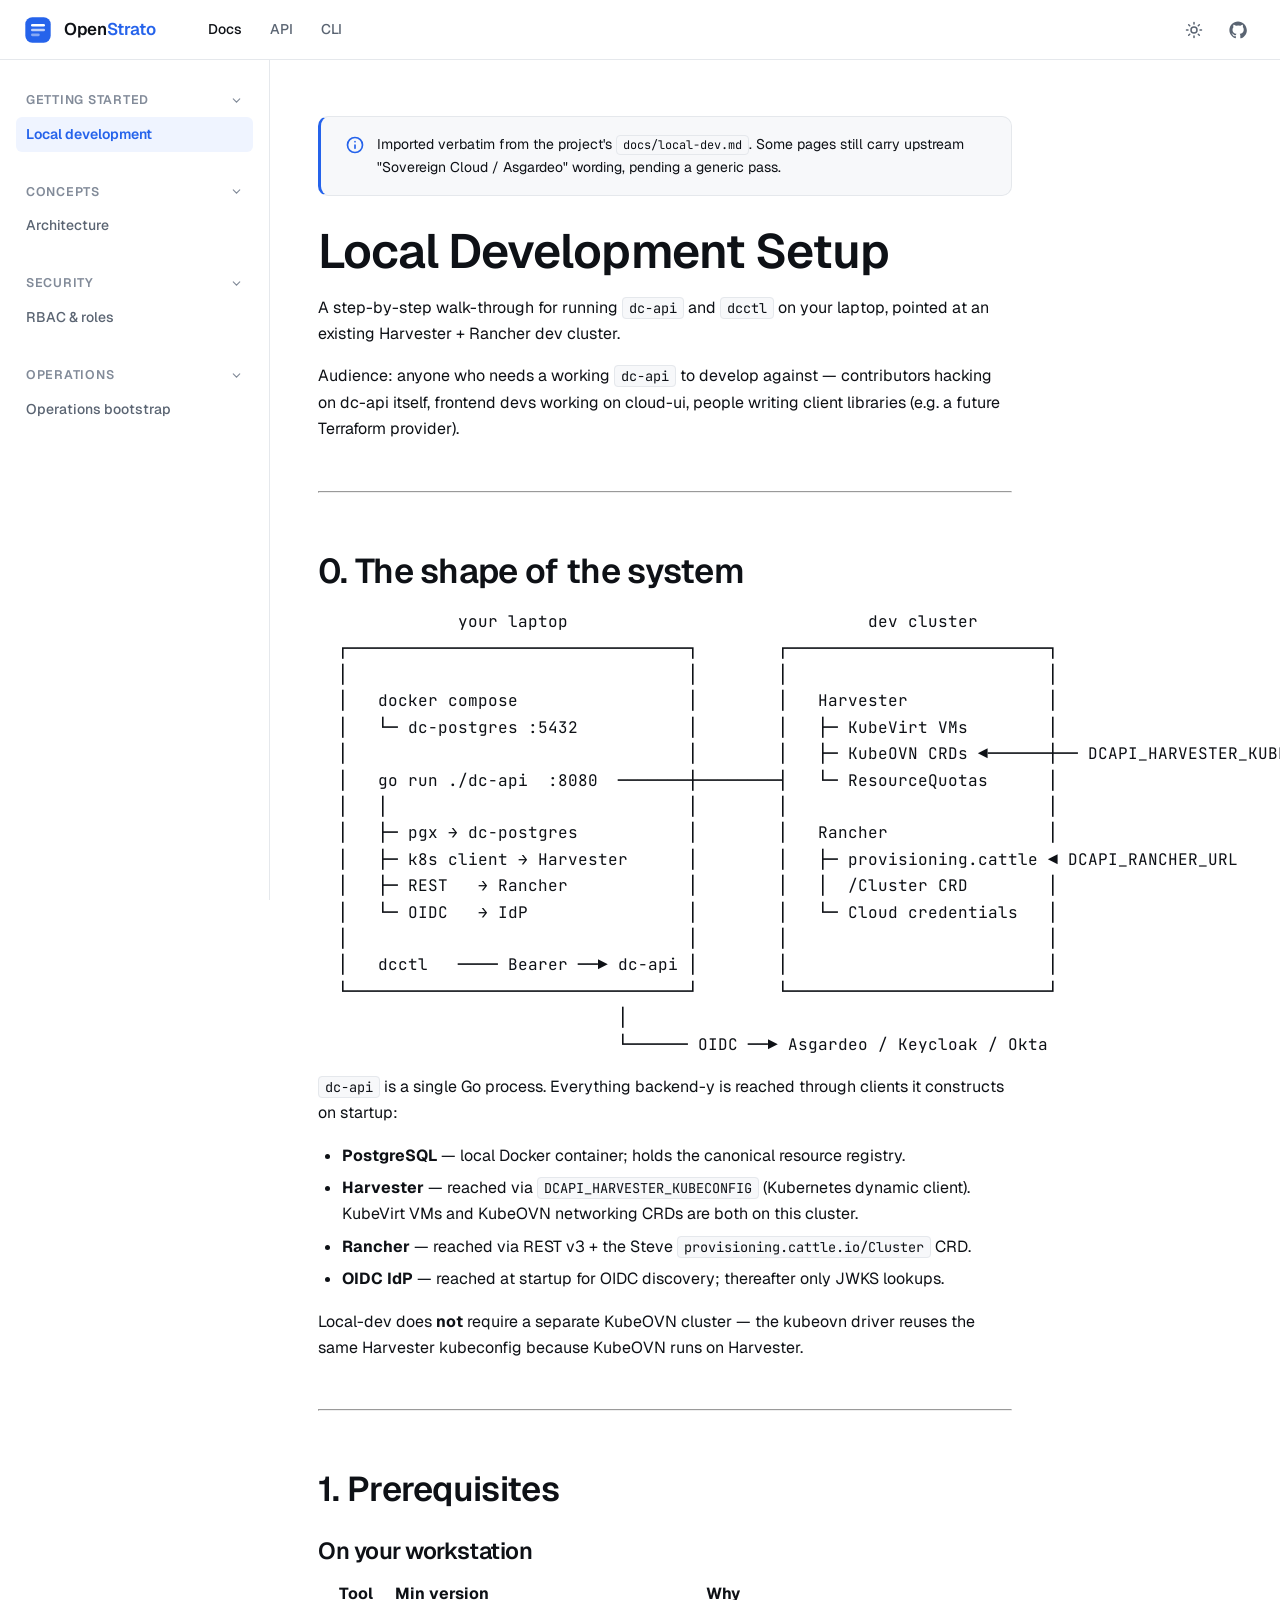
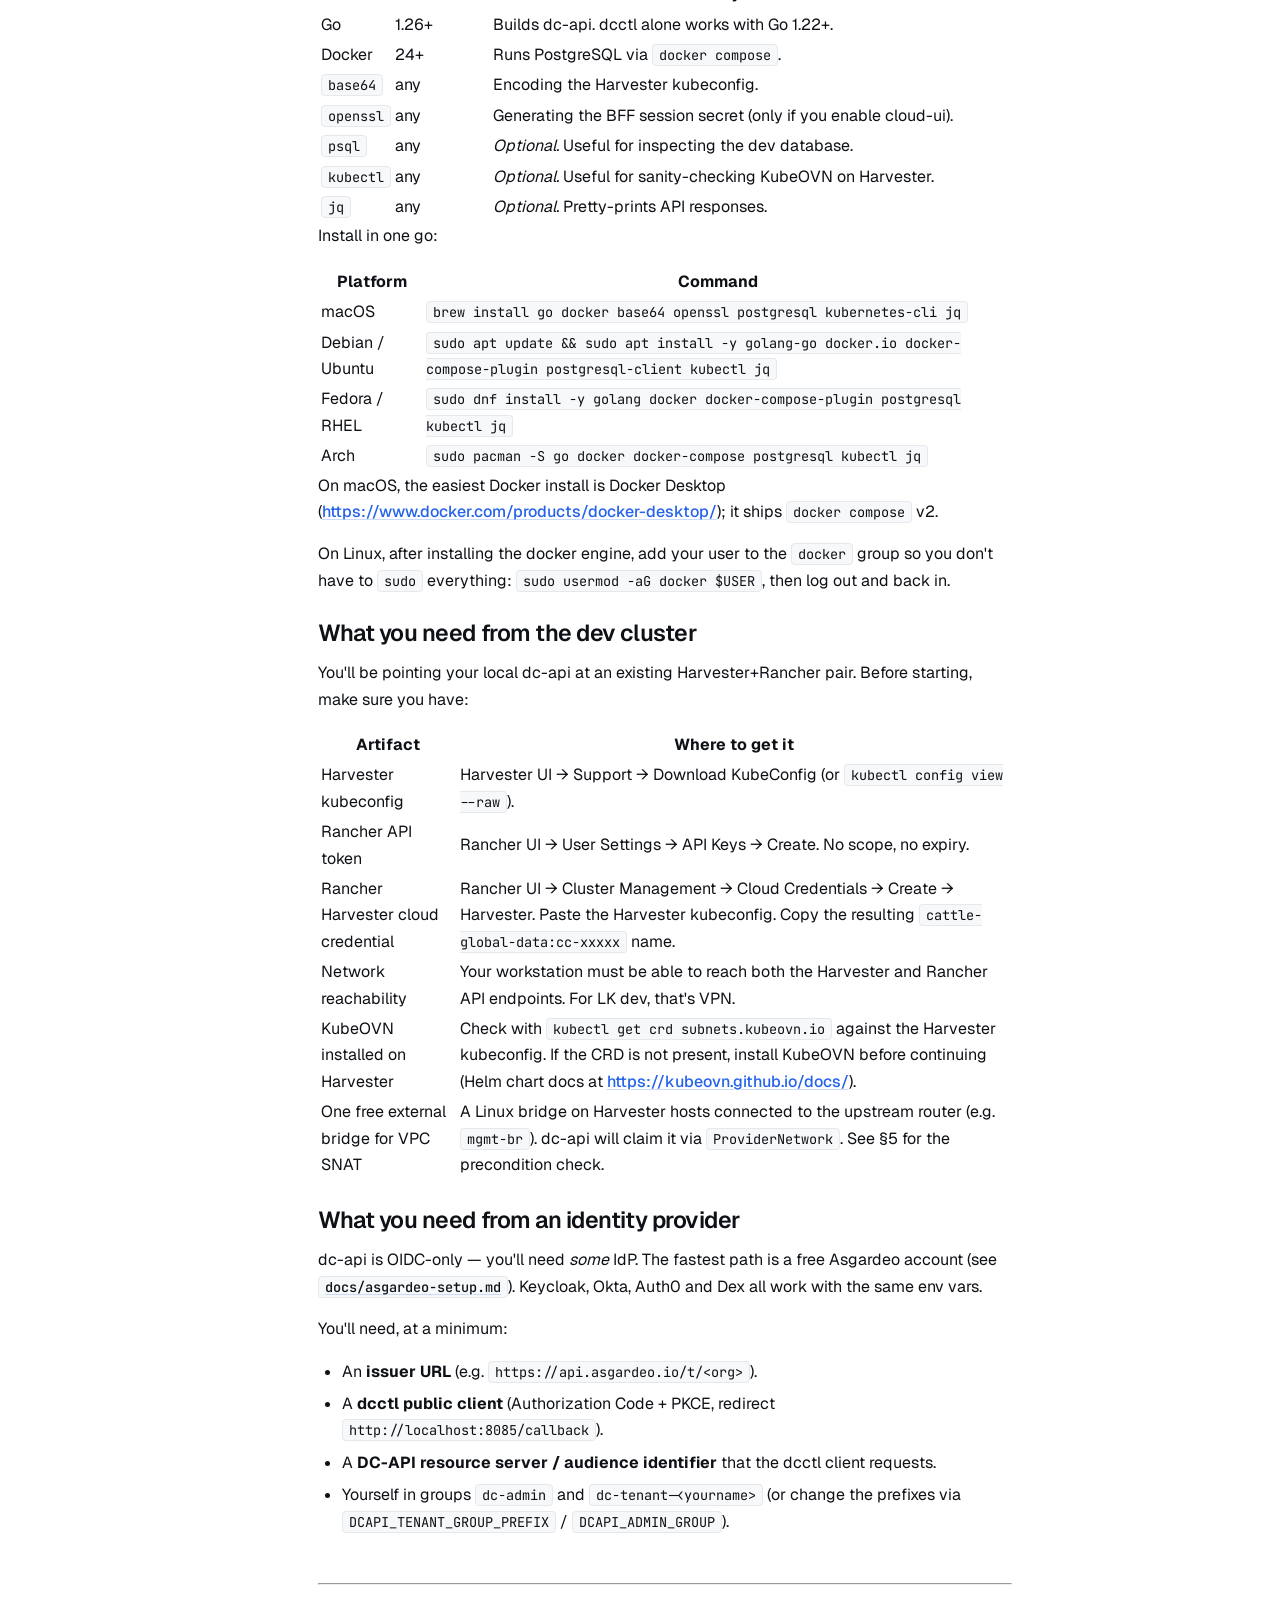
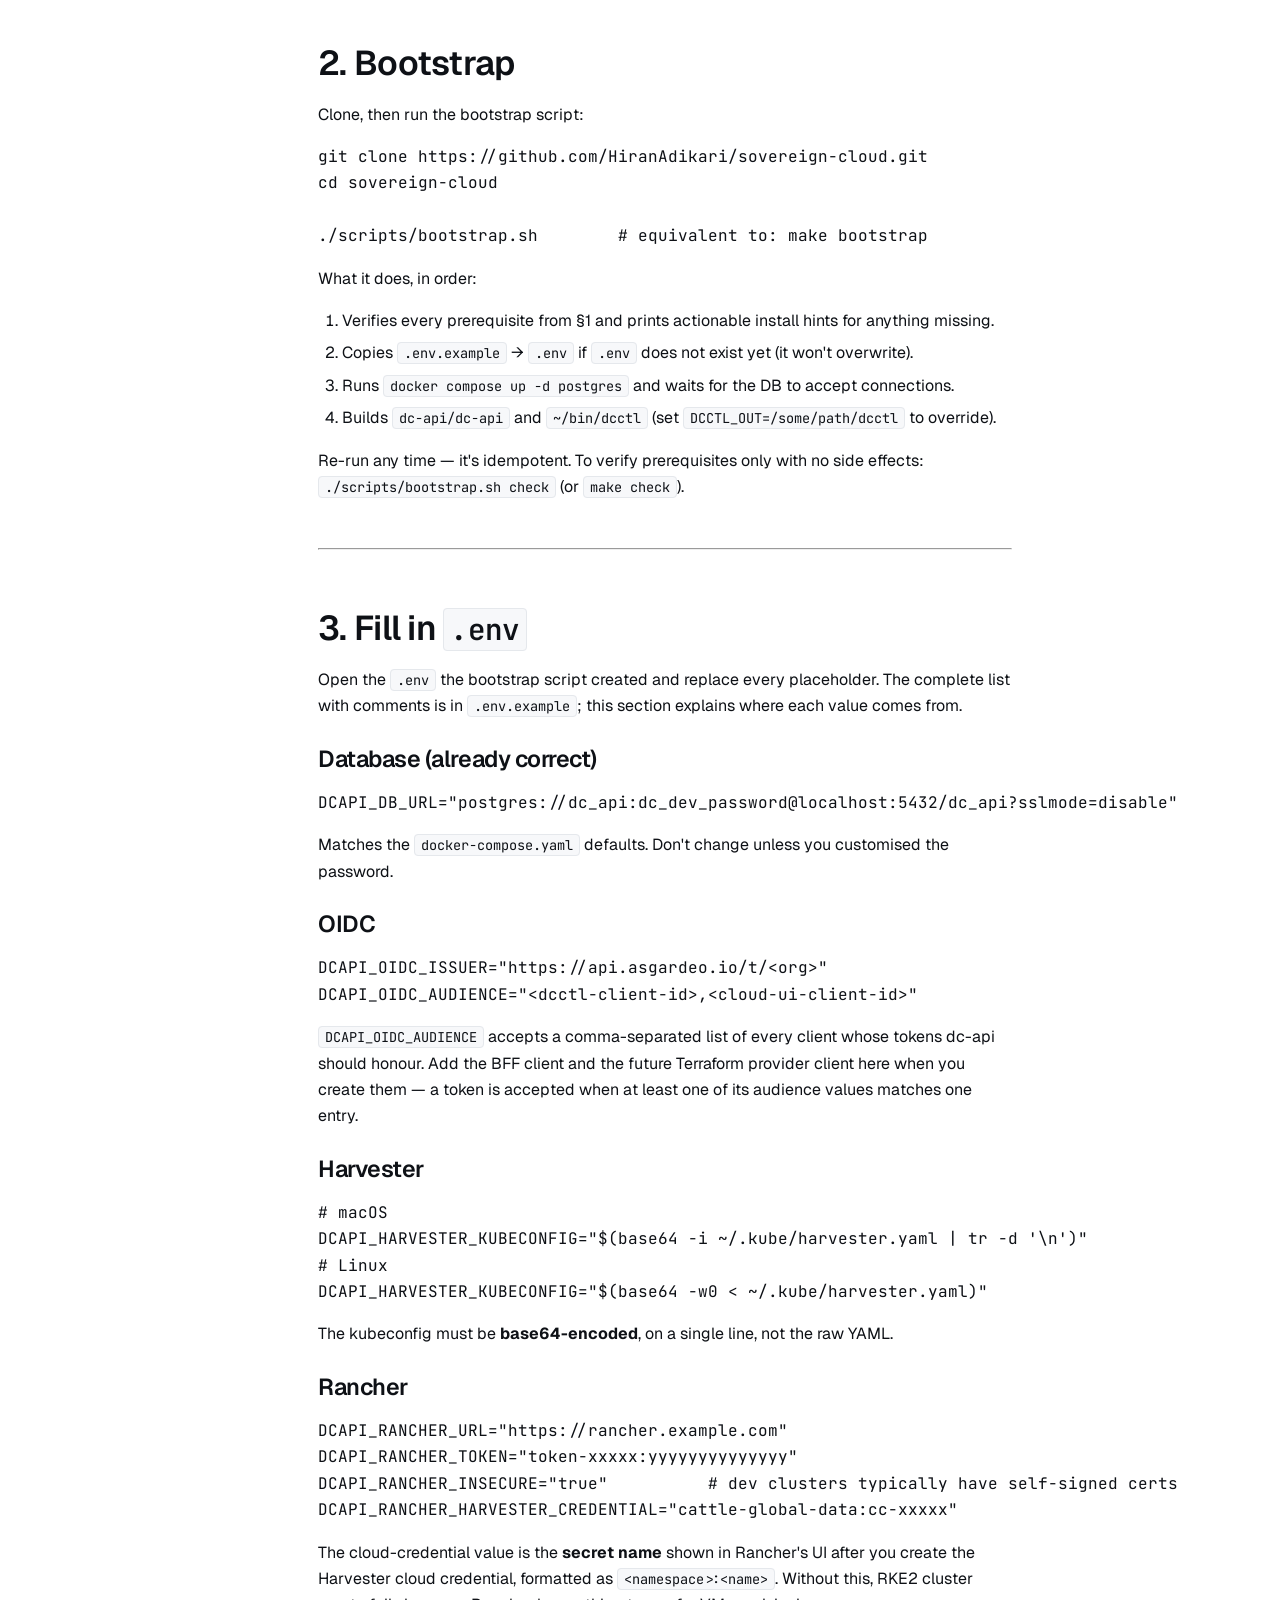
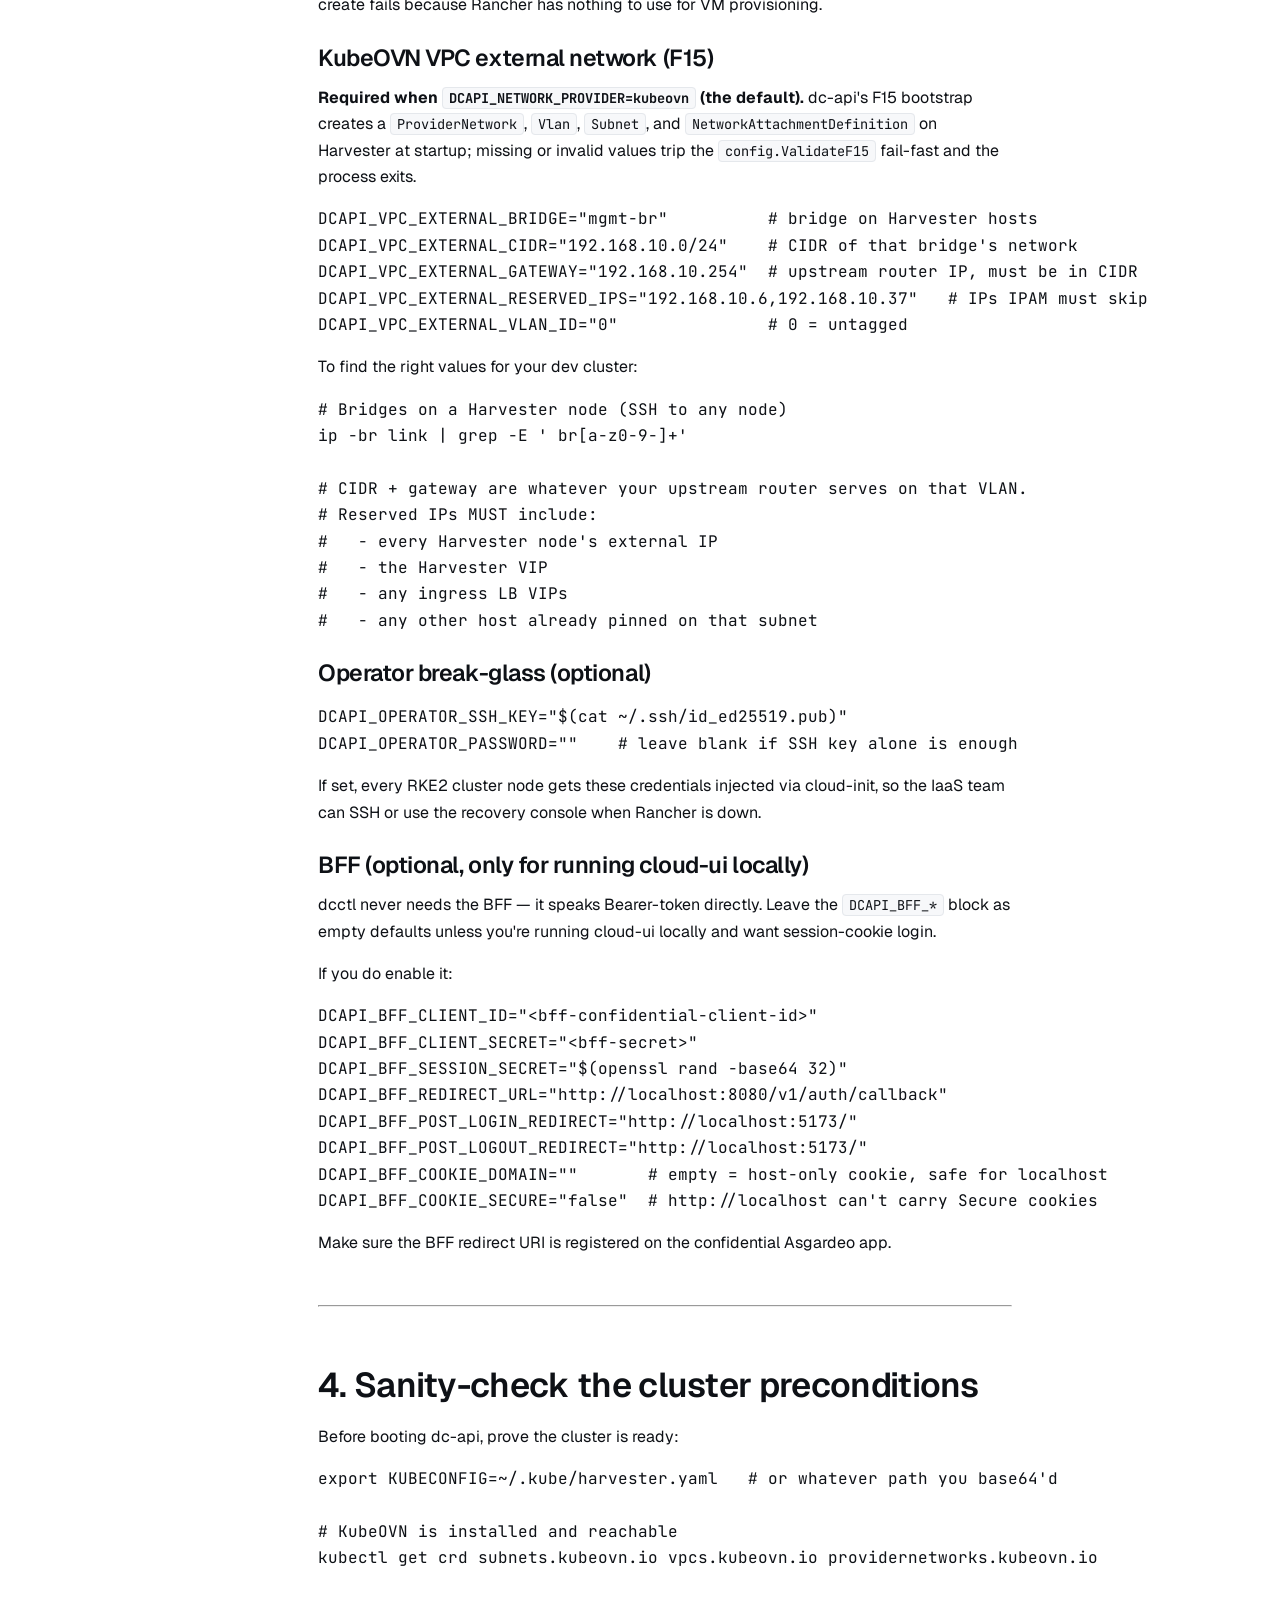
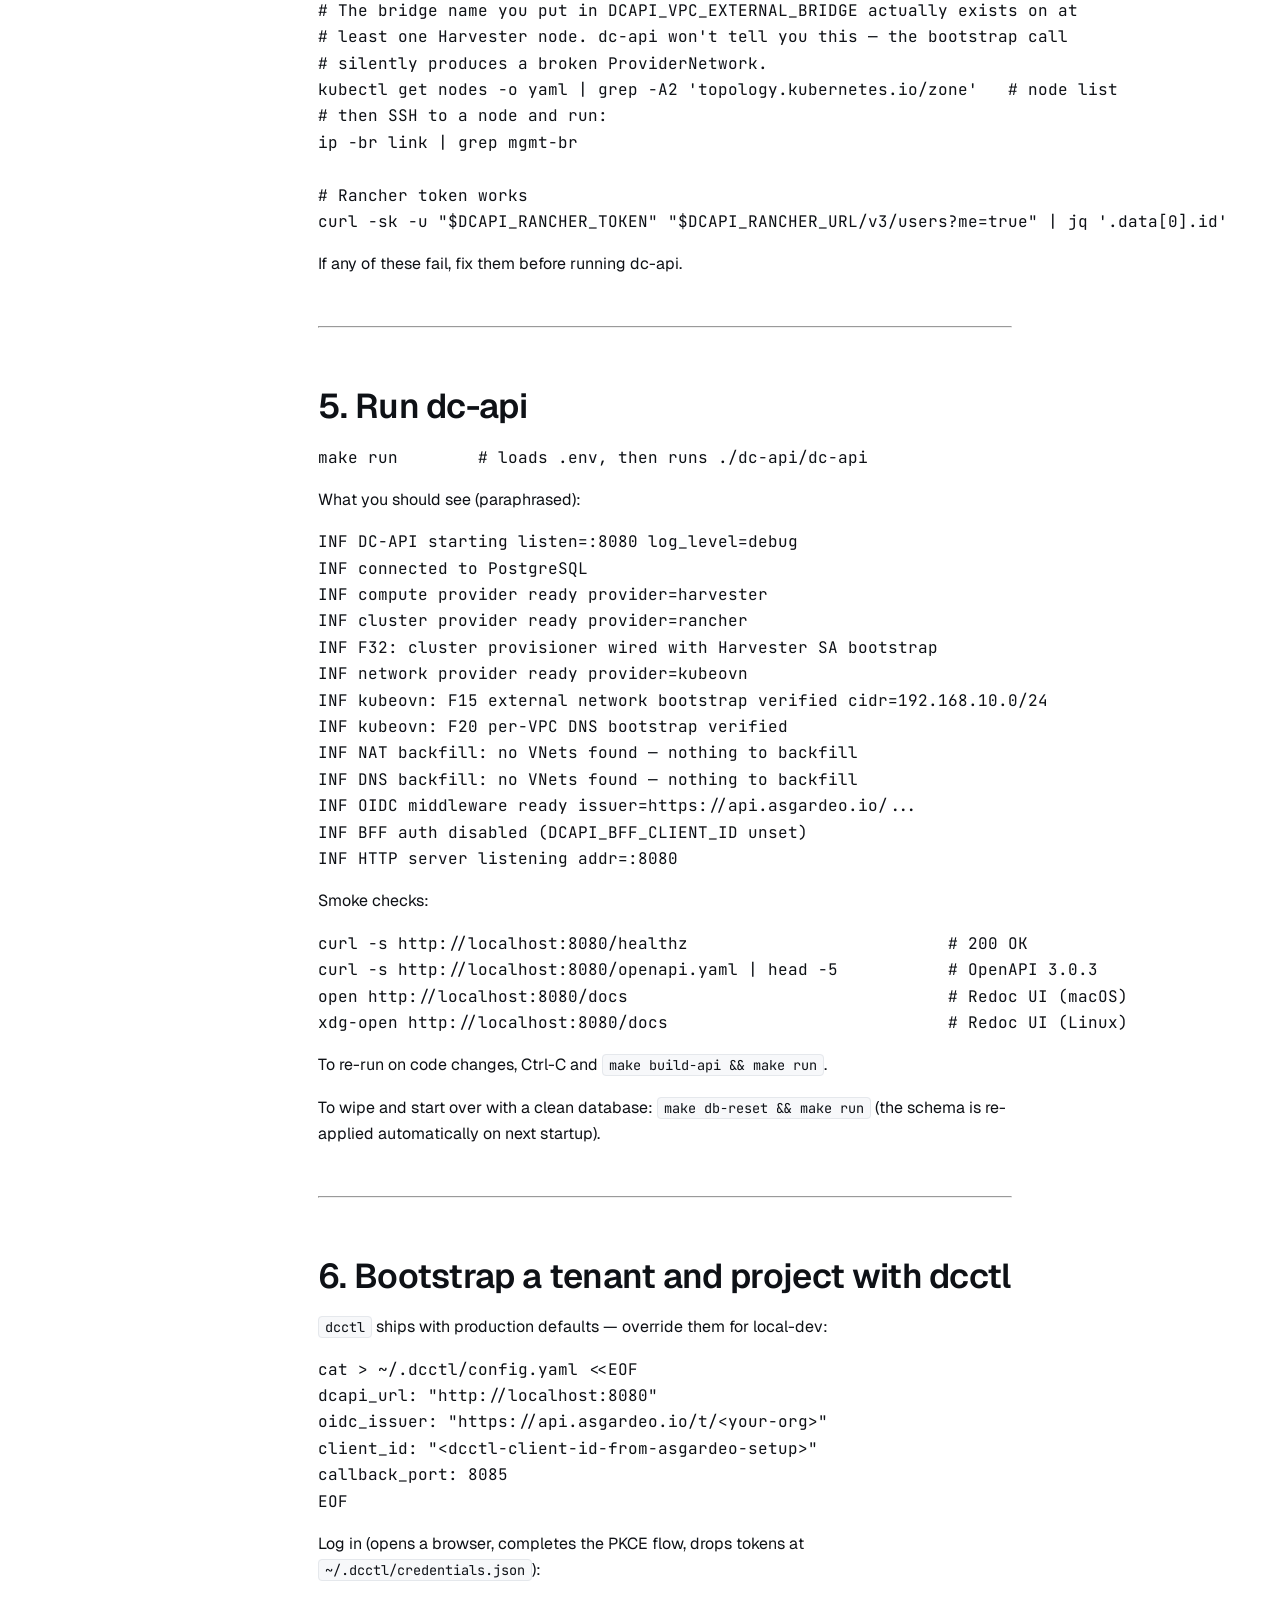
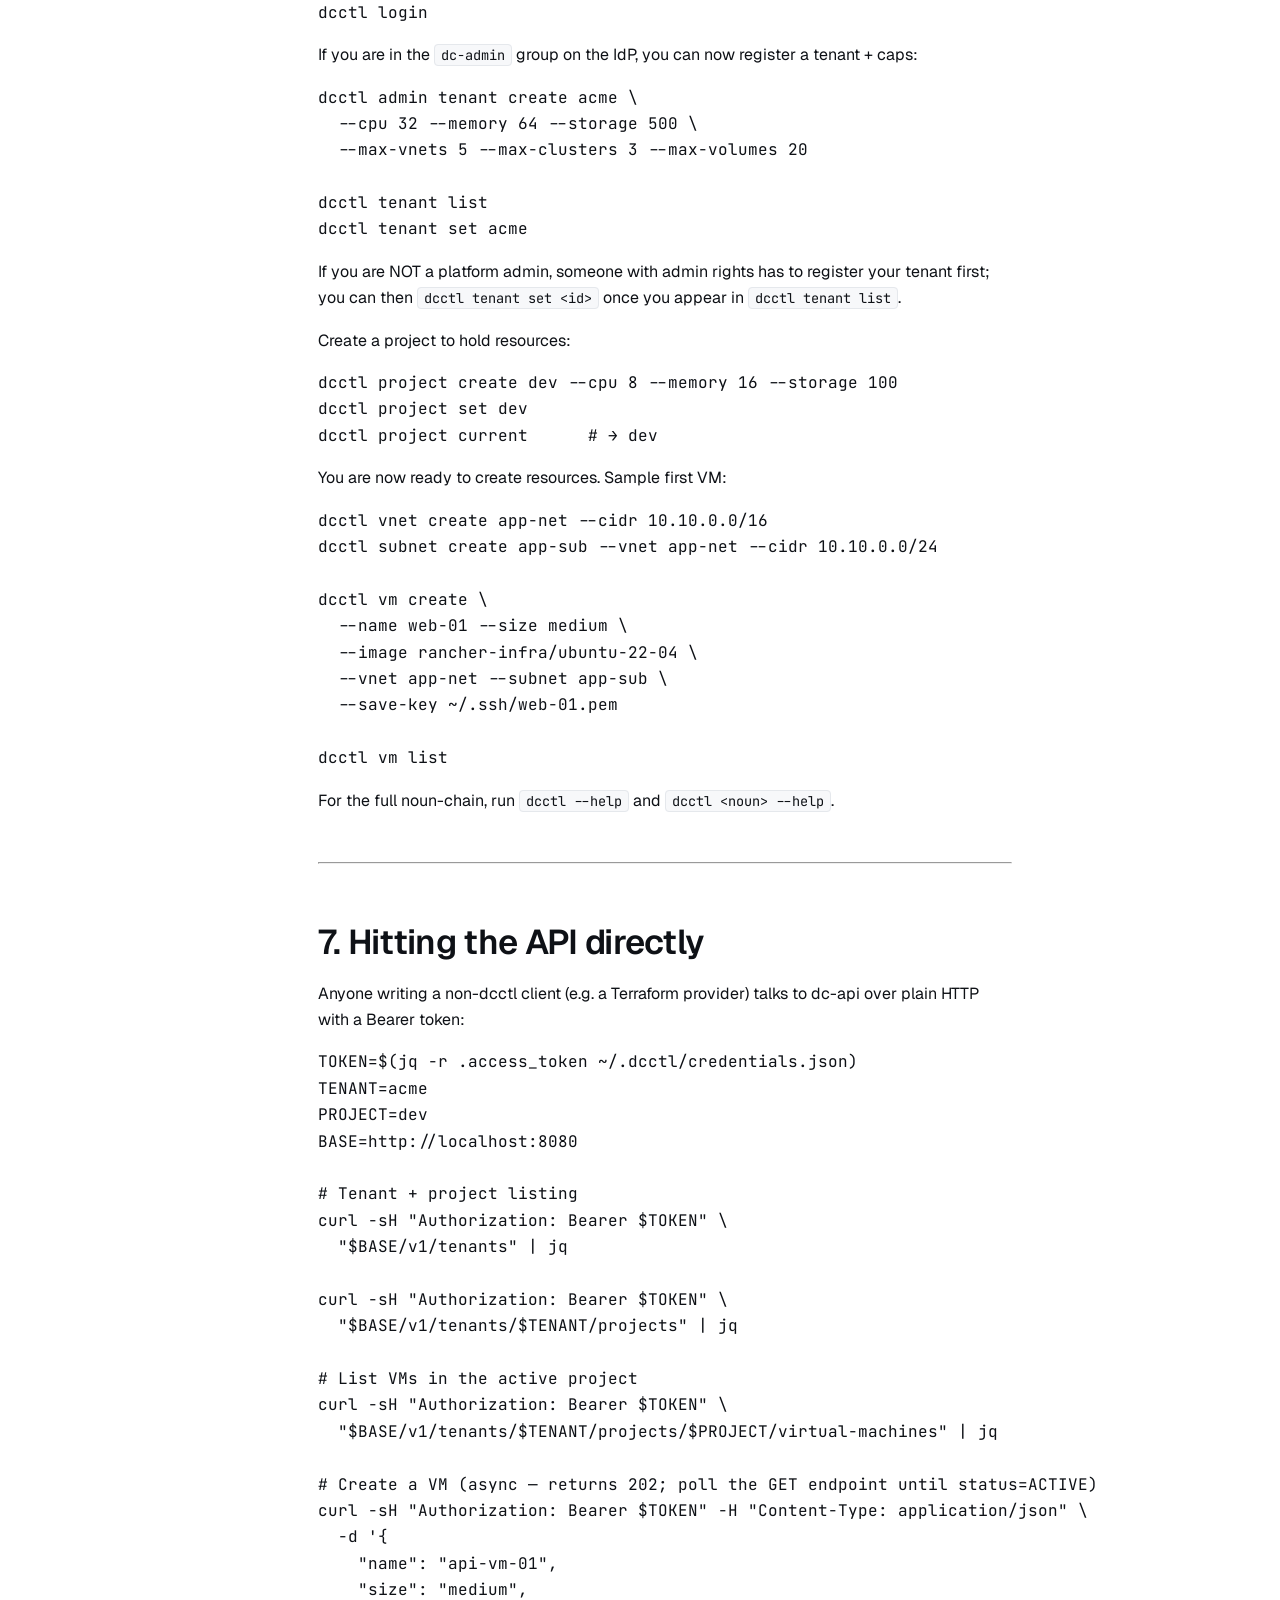
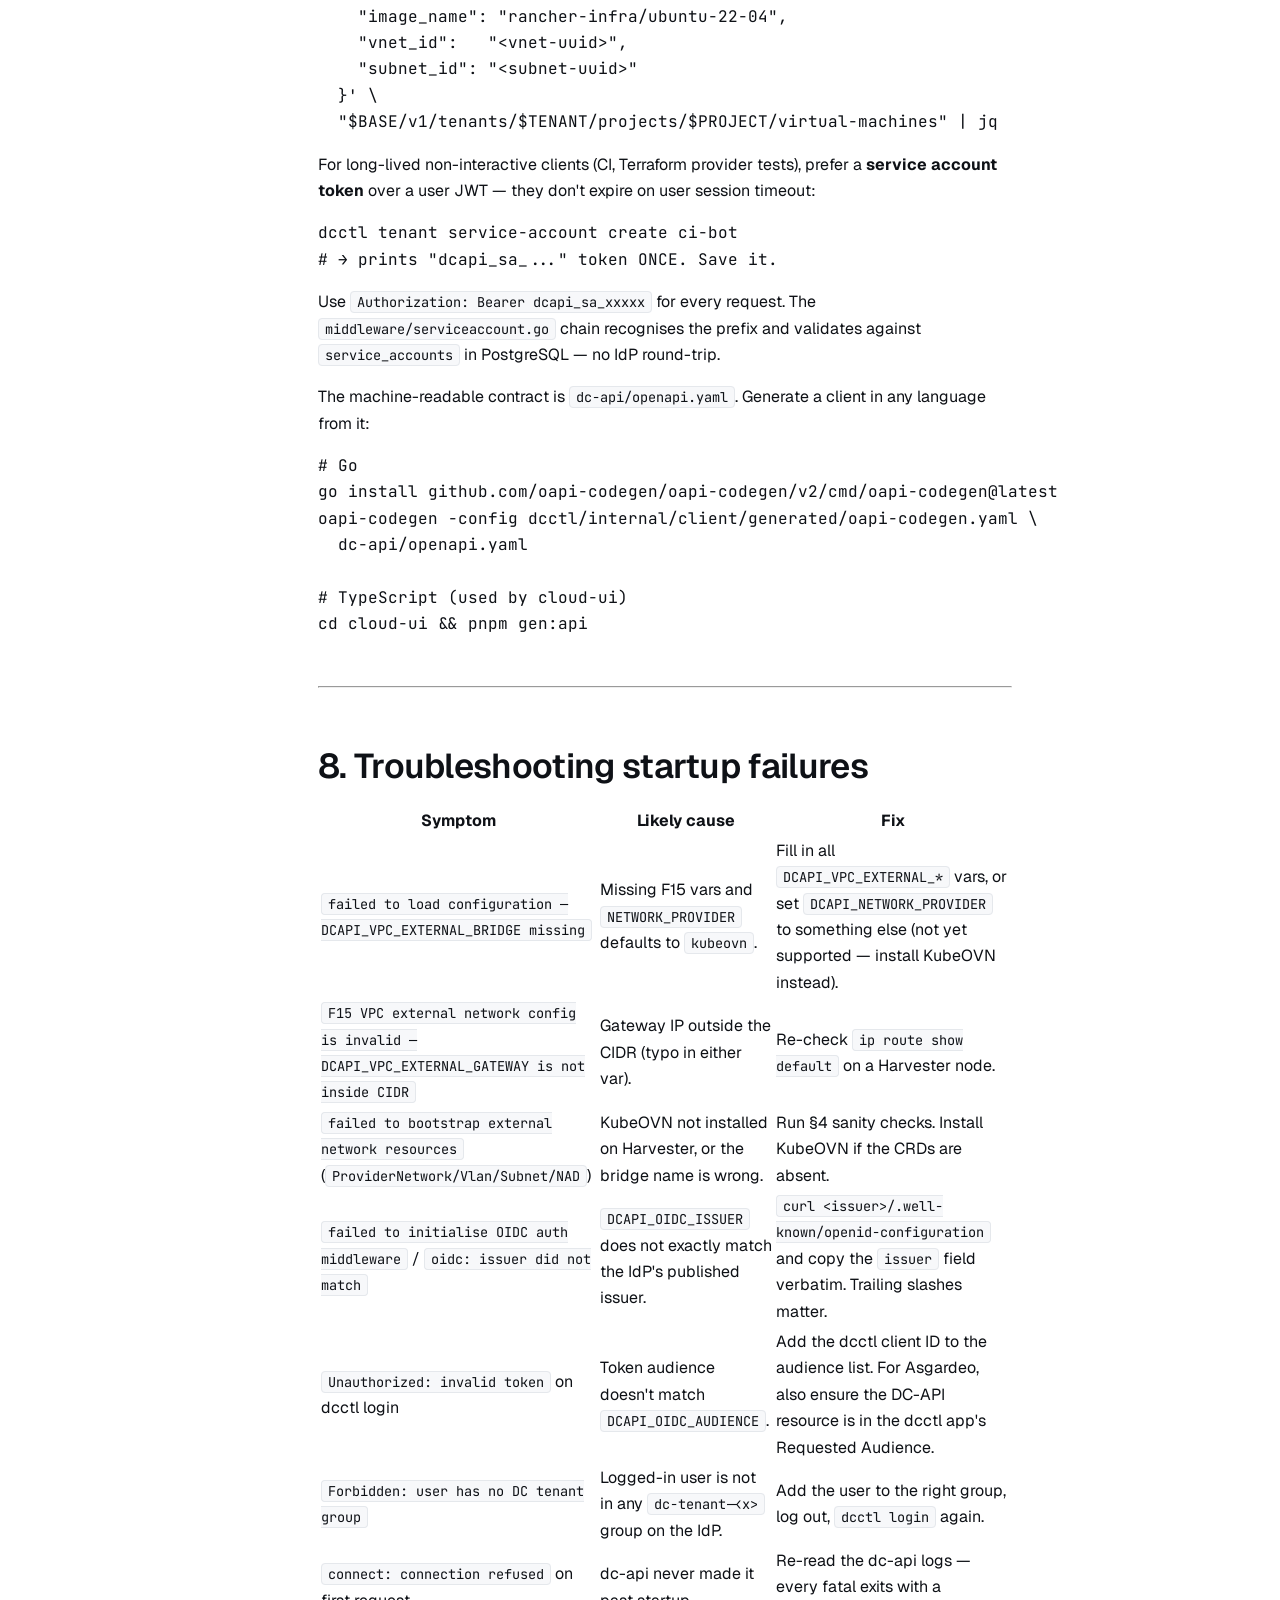
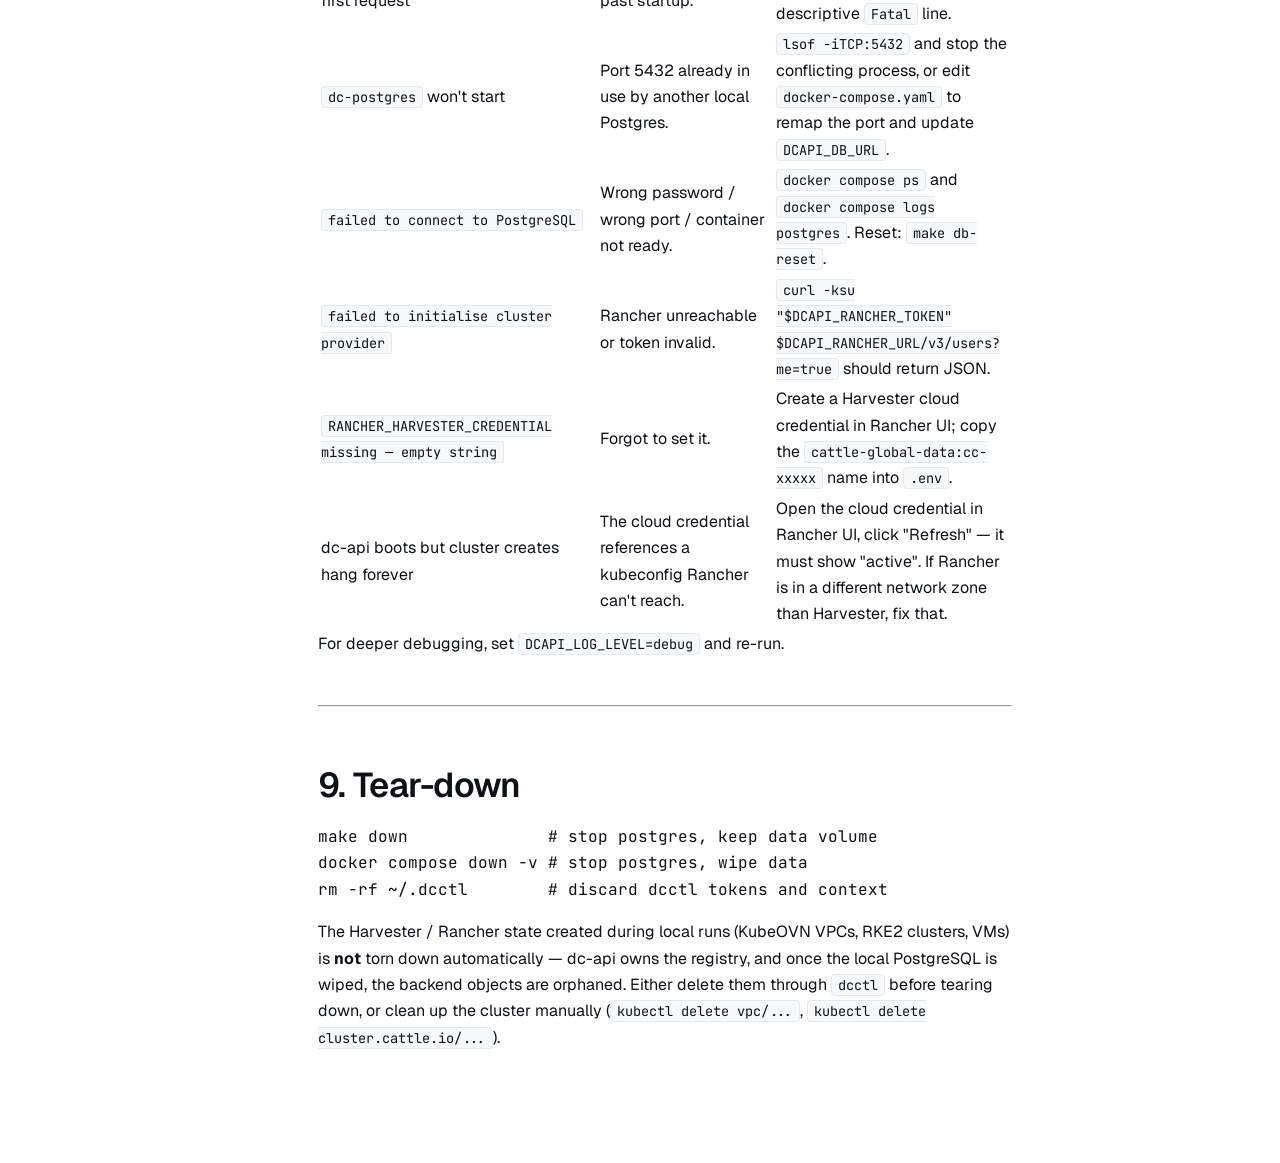
<file: website/docs/local-dev.html>
<!DOCTYPE html>
<html lang="en" data-theme="light" data-density="comfortable">
<head>
<meta charset="UTF-8" />
<meta name="viewport" content="width=device-width, initial-scale=1" />
<title>Local development — OpenStrato Docs</title>
<link rel="preconnect" href="https://fonts.googleapis.com">
<link rel="preconnect" href="https://fonts.gstatic.com" crossorigin>
<link href="https://fonts.googleapis.com/css2?family=Geist:wght@400;500;600;700&family=JetBrains+Mono:wght@400;500;600&display=swap" rel="stylesheet">
<link rel="stylesheet" href="../styles/tokens.css">
<link rel="stylesheet" href="../styles/main.css">
<link rel="stylesheet" href="../styles/docs.css">
</head>
<body>
<a class="skip-link" href="#doc">Skip to content</a>
<header class="nav">
  <div class="nav__inner container" style="max-width:1440px">
    <button class="icon-btn docnav-toggle" id="docnavToggle" aria-label="Toggle navigation"><svg viewBox="0 0 24 24" fill="none" stroke="currentColor" stroke-width="2" stroke-linecap="round"><path d="M3 6h18M3 12h18M3 18h18"/></svg></button>
    <a class="brand" href="../index.html"><svg class="brand__mark" viewBox="0 0 32 32" fill="none"><rect x="1.5" y="1.5" width="29" height="29" rx="8" fill="var(--accent)"/><rect x="8" y="9" width="16" height="3" rx="1.5" fill="#fff"/><rect x="8" y="14.5" width="16" height="3" rx="1.5" fill="#fff" opacity="0.7"/><rect x="8" y="20" width="10" height="3" rx="1.5" fill="#fff" opacity="0.45"/></svg><span class="brand__name"><b>Open</b><span>Strato</span></span></a>
    <nav class="nav__links" aria-label="Primary">
      <a class="nav__link" href="index.html" style="color:var(--ink)">Docs</a>
      <a class="nav__link" href="../api/index.html">API</a>
      <a class="nav__link" href="cli/index.html">CLI</a>
    </nav>
    <div class="nav__spacer"></div>
    <div class="nav__actions">
      <button class="icon-btn theme-toggle" data-action="toggle-theme" aria-label="Toggle theme"><svg class="icon-sun" viewBox="0 0 24 24" fill="none" stroke="currentColor" stroke-width="2" stroke-linecap="round"><circle cx="12" cy="12" r="4"/><path d="M12 2v2M12 20v2M4.9 4.9l1.4 1.4M17.7 17.7l1.4 1.4M2 12h2M20 12h2M4.9 19.1l1.4-1.4M17.7 6.3l1.4-1.4"/></svg><svg class="icon-moon" viewBox="0 0 24 24" fill="none" stroke="currentColor" stroke-width="2" stroke-linecap="round"><path d="M21 12.8A9 9 0 1 1 11.2 3a7 7 0 0 0 9.8 9.8Z"/></svg></button>
      <a class="icon-btn" href="#" aria-label="GitHub"><svg viewBox="0 0 24 24" fill="currentColor"><path d="M12 .5C5.7.5.5 5.7.5 12c0 5.1 3.3 9.4 7.9 10.9.6.1.8-.3.8-.6v-2c-3.2.7-3.9-1.4-3.9-1.4-.5-1.3-1.3-1.7-1.3-1.7-1.1-.7.1-.7.1-.7 1.2.1 1.8 1.2 1.8 1.2 1 1.8 2.7 1.3 3.4 1 .1-.8.4-1.3.7-1.6-2.6-.3-5.3-1.3-5.3-5.8 0-1.3.5-2.3 1.2-3.1-.1-.3-.5-1.5.1-3.1 0 0 1-.3 3.3 1.2a11.5 11.5 0 0 1 6 0C17.3 4.7 18.3 5 18.3 5c.6 1.6.2 2.8.1 3.1.8.8 1.2 1.8 1.2 3.1 0 4.5-2.7 5.5-5.3 5.8.4.4.8 1.1.8 2.2v3.3c0 .3.2.7.8.6 4.6-1.5 7.9-5.8 7.9-10.9C23.5 5.7 18.3.5 12 .5Z"/></svg></a>
    </div>
  </div>
</header>
<div class="docshell">
  <aside class="docnav" id="docnav"><div class="docnav__group"><div class="docnav__title" data-collapse>Getting started <svg viewBox="0 0 24 24" fill="none" stroke="currentColor" stroke-width="2" stroke-linecap="round"><path d="m6 9 6 6 6-6"/></svg></div><div class="docnav__list"><a href="local-dev.html" class="is-active">Local development</a></div></div><div class="docnav__group"><div class="docnav__title" data-collapse>Concepts <svg viewBox="0 0 24 24" fill="none" stroke="currentColor" stroke-width="2" stroke-linecap="round"><path d="m6 9 6 6 6-6"/></svg></div><div class="docnav__list"><a href="architecture.html">Architecture</a></div></div><div class="docnav__group"><div class="docnav__title" data-collapse>Security <svg viewBox="0 0 24 24" fill="none" stroke="currentColor" stroke-width="2" stroke-linecap="round"><path d="m6 9 6 6 6-6"/></svg></div><div class="docnav__list"><a href="rbac.html">RBAC & roles</a></div></div><div class="docnav__group"><div class="docnav__title" data-collapse>Operations <svg viewBox="0 0 24 24" fill="none" stroke="currentColor" stroke-width="2" stroke-linecap="round"><path d="m6 9 6 6 6-6"/></svg></div><div class="docnav__list"><a href="ops-bootstrap.html">Operations bootstrap</a></div></div></aside>
  <main class="doccontent" id="doc"><article class="prose" style="max-width:860px"><div class="callout callout--note"><svg class="callout__icon" viewBox="0 0 24 24" fill="none" stroke="currentColor" stroke-width="2"><circle cx="12" cy="12" r="9"/><path d="M12 16v-4M12 8h.01" stroke-linecap="round"/></svg><div class="callout__body">Imported verbatim from the project's <code>docs/local-dev.md</code>. Some pages still carry upstream "Sovereign Cloud / Asgardeo" wording, pending a generic pass.</div></div><h1>Local Development Setup</h1>
<p>A step-by-step walk-through for running <code>dc-api</code> and <code>dcctl</code> on your laptop,
pointed at an existing Harvester + Rancher dev cluster.</p>
<p>Audience: anyone who needs a working <code>dc-api</code> to develop against —
contributors hacking on dc-api itself, frontend devs working on cloud-ui,
people writing client libraries (e.g. a future Terraform provider).</p>
<hr>
<h2>0. The shape of the system</h2>
<pre><code>              your laptop                              dev cluster
  ┌──────────────────────────────────┐        ┌──────────────────────────┐
  │                                  │        │                          │
  │   docker compose                 │        │   Harvester              │
  │   └─ dc-postgres :5432           │        │   ├─ KubeVirt VMs        │
  │                                  │        │   ├─ KubeOVN CRDs ◀──────┼── DCAPI_HARVESTER_KUBECONFIG
  │   go run ./dc-api  :8080  ───────┼────────┤   └─ ResourceQuotas      │
  │   │                              │        │                          │
  │   ├─ pgx → dc-postgres           │        │   Rancher                │
  │   ├─ k8s client → Harvester      │        │   ├─ provisioning.cattle ◀ DCAPI_RANCHER_URL
  │   ├─ REST   → Rancher            │        │   │  /Cluster CRD        │
  │   └─ OIDC   → IdP                │        │   └─ Cloud credentials   │
  │                                  │        │                          │
  │   dcctl   ──── Bearer ──▶ dc-api │        │                          │
  └──────────────────────────────────┘        └──────────────────────────┘
                              │
                              └────── OIDC ──▶ Asgardeo / Keycloak / Okta
</code></pre>
<p><code>dc-api</code> is a single Go process. Everything backend-y is reached through
clients it constructs on startup:</p>
<ul>
<li><strong>PostgreSQL</strong> — local Docker container; holds the canonical resource registry.</li>
<li><strong>Harvester</strong> — reached via <code>DCAPI_HARVESTER_KUBECONFIG</code> (Kubernetes dynamic client). KubeVirt VMs and KubeOVN networking CRDs are both on this cluster.</li>
<li><strong>Rancher</strong> — reached via REST v3 + the Steve <code>provisioning.cattle.io/Cluster</code> CRD.</li>
<li><strong>OIDC IdP</strong> — reached at startup for OIDC discovery; thereafter only JWKS lookups.</li>
</ul>
<p>Local-dev does <strong>not</strong> require a separate KubeOVN cluster — the kubeovn driver
reuses the same Harvester kubeconfig because KubeOVN runs on Harvester.</p>
<hr>
<h2>1. Prerequisites</h2>
<h3>On your workstation</h3>
<table>
<thead>
<tr>
<th>Tool</th>
<th>Min version</th>
<th>Why</th>
</tr>
</thead>
<tbody><tr>
<td>Go</td>
<td>1.26+</td>
<td>Builds dc-api. dcctl alone works with Go 1.22+.</td>
</tr>
<tr>
<td>Docker</td>
<td>24+</td>
<td>Runs PostgreSQL via <code>docker compose</code>.</td>
</tr>
<tr>
<td><code>base64</code></td>
<td>any</td>
<td>Encoding the Harvester kubeconfig.</td>
</tr>
<tr>
<td><code>openssl</code></td>
<td>any</td>
<td>Generating the BFF session secret (only if you enable cloud-ui).</td>
</tr>
<tr>
<td><code>psql</code></td>
<td>any</td>
<td><em>Optional.</em> Useful for inspecting the dev database.</td>
</tr>
<tr>
<td><code>kubectl</code></td>
<td>any</td>
<td><em>Optional.</em> Useful for sanity-checking KubeOVN on Harvester.</td>
</tr>
<tr>
<td><code>jq</code></td>
<td>any</td>
<td><em>Optional.</em> Pretty-prints API responses.</td>
</tr>
</tbody></table>
<p>Install in one go:</p>
<table>
<thead>
<tr>
<th>Platform</th>
<th>Command</th>
</tr>
</thead>
<tbody><tr>
<td>macOS</td>
<td><code>brew install go docker base64 openssl postgresql kubernetes-cli jq</code></td>
</tr>
<tr>
<td>Debian / Ubuntu</td>
<td><code>sudo apt update &amp;&amp; sudo apt install -y golang-go docker.io docker-compose-plugin postgresql-client kubectl jq</code></td>
</tr>
<tr>
<td>Fedora / RHEL</td>
<td><code>sudo dnf install -y golang docker docker-compose-plugin postgresql kubectl jq</code></td>
</tr>
<tr>
<td>Arch</td>
<td><code>sudo pacman -S go docker docker-compose postgresql kubectl jq</code></td>
</tr>
</tbody></table>
<p>On macOS, the easiest Docker install is Docker Desktop
(<a href="https://www.docker.com/products/docker-desktop/">https://www.docker.com/products/docker-desktop/</a>); it ships <code>docker compose</code> v2.</p>
<p>On Linux, after installing the docker engine, add your user to the <code>docker</code>
group so you don&#39;t have to <code>sudo</code> everything: <code>sudo usermod -aG docker $USER</code>,
then log out and back in.</p>
<h3>What you need from the dev cluster</h3>
<p>You&#39;ll be pointing your local dc-api at an existing Harvester+Rancher pair.
Before starting, make sure you have:</p>
<table>
<thead>
<tr>
<th>Artifact</th>
<th>Where to get it</th>
</tr>
</thead>
<tbody><tr>
<td>Harvester kubeconfig</td>
<td>Harvester UI → Support → Download KubeConfig (or <code>kubectl config view --raw</code>).</td>
</tr>
<tr>
<td>Rancher API token</td>
<td>Rancher UI → User Settings → API Keys → Create. No scope, no expiry.</td>
</tr>
<tr>
<td>Rancher Harvester cloud credential</td>
<td>Rancher UI → Cluster Management → Cloud Credentials → Create → Harvester. Paste the Harvester kubeconfig. Copy the resulting <code>cattle-global-data:cc-xxxxx</code> name.</td>
</tr>
<tr>
<td>Network reachability</td>
<td>Your workstation must be able to reach both the Harvester and Rancher API endpoints. For LK dev, that&#39;s VPN.</td>
</tr>
<tr>
<td>KubeOVN installed on Harvester</td>
<td>Check with <code>kubectl get crd subnets.kubeovn.io</code> against the Harvester kubeconfig. If the CRD is not present, install KubeOVN before continuing (Helm chart docs at <a href="https://kubeovn.github.io/docs/">https://kubeovn.github.io/docs/</a>).</td>
</tr>
<tr>
<td>One free external bridge for VPC SNAT</td>
<td>A Linux bridge on Harvester hosts connected to the upstream router (e.g. <code>mgmt-br</code>). dc-api will claim it via <code>ProviderNetwork</code>. See §5 for the precondition check.</td>
</tr>
</tbody></table>
<h3>What you need from an identity provider</h3>
<p>dc-api is OIDC-only — you&#39;ll need <em>some</em> IdP. The fastest path is a free Asgardeo
account (see <a href="asgardeo-setup.md"><code>docs/asgardeo-setup.md</code></a>). Keycloak, Okta,
Auth0 and Dex all work with the same env vars.</p>
<p>You&#39;ll need, at a minimum:</p>
<ul>
<li>An <strong>issuer URL</strong> (e.g. <code>https://api.asgardeo.io/t/&lt;org&gt;</code>).</li>
<li>A <strong>dcctl public client</strong> (Authorization Code + PKCE, redirect <code>http://localhost:8085/callback</code>).</li>
<li>A <strong>DC-API resource server / audience identifier</strong> that the dcctl client requests.</li>
<li>Yourself in groups <code>dc-admin</code> and <code>dc-tenant-&lt;yourname&gt;</code> (or change the
prefixes via <code>DCAPI_TENANT_GROUP_PREFIX</code> / <code>DCAPI_ADMIN_GROUP</code>).</li>
</ul>
<hr>
<h2>2. Bootstrap</h2>
<p>Clone, then run the bootstrap script:</p>
<pre><code class="language-bash">git clone https://github.com/HiranAdikari/sovereign-cloud.git
cd sovereign-cloud

./scripts/bootstrap.sh        # equivalent to: make bootstrap
</code></pre>
<p>What it does, in order:</p>
<ol>
<li>Verifies every prerequisite from §1 and prints actionable install hints for anything missing.</li>
<li>Copies <code>.env.example</code> → <code>.env</code> if <code>.env</code> does not exist yet (it won&#39;t overwrite).</li>
<li>Runs <code>docker compose up -d postgres</code> and waits for the DB to accept connections.</li>
<li>Builds <code>dc-api/dc-api</code> and <code>~/bin/dcctl</code> (set <code>DCCTL_OUT=/some/path/dcctl</code> to override).</li>
</ol>
<p>Re-run any time — it&#39;s idempotent. To verify prerequisites only with no side
effects: <code>./scripts/bootstrap.sh check</code> (or <code>make check</code>).</p>
<hr>
<h2>3. Fill in <code>.env</code></h2>
<p>Open the <code>.env</code> the bootstrap script created and replace every placeholder.
The complete list with comments is in <code>.env.example</code>; this section explains
where each value comes from.</p>
<h3>Database (already correct)</h3>
<pre><code class="language-bash">DCAPI_DB_URL=&quot;postgres://dc_api:dc_dev_password@localhost:5432/dc_api?sslmode=disable&quot;
</code></pre>
<p>Matches the <code>docker-compose.yaml</code> defaults. Don&#39;t change unless you customised the password.</p>
<h3>OIDC</h3>
<pre><code class="language-bash">DCAPI_OIDC_ISSUER=&quot;https://api.asgardeo.io/t/&lt;org&gt;&quot;
DCAPI_OIDC_AUDIENCE=&quot;&lt;dcctl-client-id&gt;,&lt;cloud-ui-client-id&gt;&quot;
</code></pre>
<p><code>DCAPI_OIDC_AUDIENCE</code> accepts a comma-separated list of every client whose
tokens dc-api should honour. Add the BFF client and the future Terraform
provider client here when you create them — a token is accepted when at least
one of its audience values matches one entry.</p>
<h3>Harvester</h3>
<pre><code class="language-bash"># macOS
DCAPI_HARVESTER_KUBECONFIG=&quot;$(base64 -i ~/.kube/harvester.yaml | tr -d &#39;\n&#39;)&quot;
# Linux
DCAPI_HARVESTER_KUBECONFIG=&quot;$(base64 -w0 &lt; ~/.kube/harvester.yaml)&quot;
</code></pre>
<p>The kubeconfig must be <strong>base64-encoded</strong>, on a single line, not the raw YAML.</p>
<h3>Rancher</h3>
<pre><code class="language-bash">DCAPI_RANCHER_URL=&quot;https://rancher.example.com&quot;
DCAPI_RANCHER_TOKEN=&quot;token-xxxxx:yyyyyyyyyyyyyy&quot;
DCAPI_RANCHER_INSECURE=&quot;true&quot;          # dev clusters typically have self-signed certs
DCAPI_RANCHER_HARVESTER_CREDENTIAL=&quot;cattle-global-data:cc-xxxxx&quot;
</code></pre>
<p>The cloud-credential value is the <strong>secret name</strong> shown in Rancher&#39;s UI after
you create the Harvester cloud credential, formatted as <code>&lt;namespace&gt;:&lt;name&gt;</code>.
Without this, RKE2 cluster create fails because Rancher has nothing to use
for VM provisioning.</p>
<h3>KubeOVN VPC external network (F15)</h3>
<p><strong>Required when <code>DCAPI_NETWORK_PROVIDER=kubeovn</code> (the default).</strong> dc-api&#39;s F15
bootstrap creates a <code>ProviderNetwork</code>, <code>Vlan</code>, <code>Subnet</code>, and
<code>NetworkAttachmentDefinition</code> on Harvester at startup; missing or invalid
values trip the <code>config.ValidateF15</code> fail-fast and the process exits.</p>
<pre><code class="language-bash">DCAPI_VPC_EXTERNAL_BRIDGE=&quot;mgmt-br&quot;          # bridge on Harvester hosts
DCAPI_VPC_EXTERNAL_CIDR=&quot;192.168.10.0/24&quot;    # CIDR of that bridge&#39;s network
DCAPI_VPC_EXTERNAL_GATEWAY=&quot;192.168.10.254&quot;  # upstream router IP, must be in CIDR
DCAPI_VPC_EXTERNAL_RESERVED_IPS=&quot;192.168.10.6,192.168.10.37&quot;   # IPs IPAM must skip
DCAPI_VPC_EXTERNAL_VLAN_ID=&quot;0&quot;               # 0 = untagged
</code></pre>
<p>To find the right values for your dev cluster:</p>
<pre><code class="language-bash"># Bridges on a Harvester node (SSH to any node)
ip -br link | grep -E &#39; br[a-z0-9-]+&#39;

# CIDR + gateway are whatever your upstream router serves on that VLAN.
# Reserved IPs MUST include:
#   - every Harvester node&#39;s external IP
#   - the Harvester VIP
#   - any ingress LB VIPs
#   - any other host already pinned on that subnet
</code></pre>
<h3>Operator break-glass (optional)</h3>
<pre><code class="language-bash">DCAPI_OPERATOR_SSH_KEY=&quot;$(cat ~/.ssh/id_ed25519.pub)&quot;
DCAPI_OPERATOR_PASSWORD=&quot;&quot;    # leave blank if SSH key alone is enough
</code></pre>
<p>If set, every RKE2 cluster node gets these credentials injected via cloud-init,
so the IaaS team can SSH or use the recovery console when Rancher is down.</p>
<h3>BFF (optional, only for running cloud-ui locally)</h3>
<p>dcctl never needs the BFF — it speaks Bearer-token directly. Leave the
<code>DCAPI_BFF_*</code> block as empty defaults unless you&#39;re running cloud-ui locally
and want session-cookie login.</p>
<p>If you do enable it:</p>
<pre><code class="language-bash">DCAPI_BFF_CLIENT_ID=&quot;&lt;bff-confidential-client-id&gt;&quot;
DCAPI_BFF_CLIENT_SECRET=&quot;&lt;bff-secret&gt;&quot;
DCAPI_BFF_SESSION_SECRET=&quot;$(openssl rand -base64 32)&quot;
DCAPI_BFF_REDIRECT_URL=&quot;http://localhost:8080/v1/auth/callback&quot;
DCAPI_BFF_POST_LOGIN_REDIRECT=&quot;http://localhost:5173/&quot;
DCAPI_BFF_POST_LOGOUT_REDIRECT=&quot;http://localhost:5173/&quot;
DCAPI_BFF_COOKIE_DOMAIN=&quot;&quot;       # empty = host-only cookie, safe for localhost
DCAPI_BFF_COOKIE_SECURE=&quot;false&quot;  # http://localhost can&#39;t carry Secure cookies
</code></pre>
<p>Make sure the BFF redirect URI is registered on the confidential Asgardeo app.</p>
<hr>
<h2>4. Sanity-check the cluster preconditions</h2>
<p>Before booting dc-api, prove the cluster is ready:</p>
<pre><code class="language-bash">export KUBECONFIG=~/.kube/harvester.yaml   # or whatever path you base64&#39;d

# KubeOVN is installed and reachable
kubectl get crd subnets.kubeovn.io vpcs.kubeovn.io providernetworks.kubeovn.io

# The bridge name you put in DCAPI_VPC_EXTERNAL_BRIDGE actually exists on at
# least one Harvester node. dc-api won&#39;t tell you this — the bootstrap call
# silently produces a broken ProviderNetwork.
kubectl get nodes -o yaml | grep -A2 &#39;topology.kubernetes.io/zone&#39;   # node list
# then SSH to a node and run:
ip -br link | grep mgmt-br

# Rancher token works
curl -sk -u &quot;$DCAPI_RANCHER_TOKEN&quot; &quot;$DCAPI_RANCHER_URL/v3/users?me=true&quot; | jq &#39;.data[0].id&#39;
</code></pre>
<p>If any of these fail, fix them before running dc-api.</p>
<hr>
<h2>5. Run dc-api</h2>
<pre><code class="language-bash">make run        # loads .env, then runs ./dc-api/dc-api
</code></pre>
<p>What you should see (paraphrased):</p>
<pre><code>INF DC-API starting listen=:8080 log_level=debug
INF connected to PostgreSQL
INF compute provider ready provider=harvester
INF cluster provider ready provider=rancher
INF F32: cluster provisioner wired with Harvester SA bootstrap
INF network provider ready provider=kubeovn
INF kubeovn: F15 external network bootstrap verified cidr=192.168.10.0/24
INF kubeovn: F20 per-VPC DNS bootstrap verified
INF NAT backfill: no VNets found — nothing to backfill
INF DNS backfill: no VNets found — nothing to backfill
INF OIDC middleware ready issuer=https://api.asgardeo.io/...
INF BFF auth disabled (DCAPI_BFF_CLIENT_ID unset)
INF HTTP server listening addr=:8080
</code></pre>
<p>Smoke checks:</p>
<pre><code class="language-bash">curl -s http://localhost:8080/healthz                          # 200 OK
curl -s http://localhost:8080/openapi.yaml | head -5           # OpenAPI 3.0.3
open http://localhost:8080/docs                                # Redoc UI (macOS)
xdg-open http://localhost:8080/docs                            # Redoc UI (Linux)
</code></pre>
<p>To re-run on code changes, Ctrl-C and <code>make build-api &amp;&amp; make run</code>.</p>
<p>To wipe and start over with a clean database: <code>make db-reset &amp;&amp; make run</code>
(the schema is re-applied automatically on next startup).</p>
<hr>
<h2>6. Bootstrap a tenant and project with dcctl</h2>
<p><code>dcctl</code> ships with production defaults — override them for local-dev:</p>
<pre><code class="language-bash">cat &gt; ~/.dcctl/config.yaml &lt;&lt;EOF
dcapi_url: &quot;http://localhost:8080&quot;
oidc_issuer: &quot;https://api.asgardeo.io/t/&lt;your-org&gt;&quot;
client_id: &quot;&lt;dcctl-client-id-from-asgardeo-setup&gt;&quot;
callback_port: 8085
EOF
</code></pre>
<p>Log in (opens a browser, completes the PKCE flow, drops tokens at
<code>~/.dcctl/credentials.json</code>):</p>
<pre><code class="language-bash">dcctl login
</code></pre>
<p>If you are in the <code>dc-admin</code> group on the IdP, you can now register a
tenant + caps:</p>
<pre><code class="language-bash">dcctl admin tenant create acme \
  --cpu 32 --memory 64 --storage 500 \
  --max-vnets 5 --max-clusters 3 --max-volumes 20

dcctl tenant list
dcctl tenant set acme
</code></pre>
<p>If you are NOT a platform admin, someone with admin rights has to register
your tenant first; you can then <code>dcctl tenant set &lt;id&gt;</code> once you appear in
<code>dcctl tenant list</code>.</p>
<p>Create a project to hold resources:</p>
<pre><code class="language-bash">dcctl project create dev --cpu 8 --memory 16 --storage 100
dcctl project set dev
dcctl project current      # → dev
</code></pre>
<p>You are now ready to create resources. Sample first VM:</p>
<pre><code class="language-bash">dcctl vnet create app-net --cidr 10.10.0.0/16
dcctl subnet create app-sub --vnet app-net --cidr 10.10.0.0/24

dcctl vm create \
  --name web-01 --size medium \
  --image rancher-infra/ubuntu-22-04 \
  --vnet app-net --subnet app-sub \
  --save-key ~/.ssh/web-01.pem

dcctl vm list
</code></pre>
<p>For the full noun-chain, run <code>dcctl --help</code> and <code>dcctl &lt;noun&gt; --help</code>.</p>
<hr>
<h2>7. Hitting the API directly</h2>
<p>Anyone writing a non-dcctl client (e.g. a Terraform provider) talks to dc-api
over plain HTTP with a Bearer token:</p>
<pre><code class="language-bash">TOKEN=$(jq -r .access_token ~/.dcctl/credentials.json)
TENANT=acme
PROJECT=dev
BASE=http://localhost:8080

# Tenant + project listing
curl -sH &quot;Authorization: Bearer $TOKEN&quot; \
  &quot;$BASE/v1/tenants&quot; | jq

curl -sH &quot;Authorization: Bearer $TOKEN&quot; \
  &quot;$BASE/v1/tenants/$TENANT/projects&quot; | jq

# List VMs in the active project
curl -sH &quot;Authorization: Bearer $TOKEN&quot; \
  &quot;$BASE/v1/tenants/$TENANT/projects/$PROJECT/virtual-machines&quot; | jq

# Create a VM (async — returns 202; poll the GET endpoint until status=ACTIVE)
curl -sH &quot;Authorization: Bearer $TOKEN&quot; -H &quot;Content-Type: application/json&quot; \
  -d &#39;{
    &quot;name&quot;: &quot;api-vm-01&quot;,
    &quot;size&quot;: &quot;medium&quot;,
    &quot;image_name&quot;: &quot;rancher-infra/ubuntu-22-04&quot;,
    &quot;vnet_id&quot;:   &quot;&lt;vnet-uuid&gt;&quot;,
    &quot;subnet_id&quot;: &quot;&lt;subnet-uuid&gt;&quot;
  }&#39; \
  &quot;$BASE/v1/tenants/$TENANT/projects/$PROJECT/virtual-machines&quot; | jq
</code></pre>
<p>For long-lived non-interactive clients (CI, Terraform provider tests), prefer
a <strong>service account token</strong> over a user JWT — they don&#39;t expire on user
session timeout:</p>
<pre><code class="language-bash">dcctl tenant service-account create ci-bot
# → prints &quot;dcapi_sa_...&quot; token ONCE. Save it.
</code></pre>
<p>Use <code>Authorization: Bearer dcapi_sa_xxxxx</code> for every request. The
<code>middleware/serviceaccount.go</code> chain recognises the prefix and validates
against <code>service_accounts</code> in PostgreSQL — no IdP round-trip.</p>
<p>The machine-readable contract is <code>dc-api/openapi.yaml</code>. Generate a client
in any language from it:</p>
<pre><code class="language-bash"># Go
go install github.com/oapi-codegen/oapi-codegen/v2/cmd/oapi-codegen@latest
oapi-codegen -config dcctl/internal/client/generated/oapi-codegen.yaml \
  dc-api/openapi.yaml

# TypeScript (used by cloud-ui)
cd cloud-ui &amp;&amp; pnpm gen:api
</code></pre>
<hr>
<h2>8. Troubleshooting startup failures</h2>
<table>
<thead>
<tr>
<th>Symptom</th>
<th>Likely cause</th>
<th>Fix</th>
</tr>
</thead>
<tbody><tr>
<td><code>failed to load configuration — DCAPI_VPC_EXTERNAL_BRIDGE missing</code></td>
<td>Missing F15 vars and <code>NETWORK_PROVIDER</code> defaults to <code>kubeovn</code>.</td>
<td>Fill in all <code>DCAPI_VPC_EXTERNAL_*</code> vars, or set <code>DCAPI_NETWORK_PROVIDER</code> to something else (not yet supported — install KubeOVN instead).</td>
</tr>
<tr>
<td><code>F15 VPC external network config is invalid — DCAPI_VPC_EXTERNAL_GATEWAY is not inside CIDR</code></td>
<td>Gateway IP outside the CIDR (typo in either var).</td>
<td>Re-check <code>ip route show default</code> on a Harvester node.</td>
</tr>
<tr>
<td><code>failed to bootstrap external network resources</code> (<code>ProviderNetwork/Vlan/Subnet/NAD</code>)</td>
<td>KubeOVN not installed on Harvester, or the bridge name is wrong.</td>
<td>Run §4 sanity checks. Install KubeOVN if the CRDs are absent.</td>
</tr>
<tr>
<td><code>failed to initialise OIDC auth middleware</code> / <code>oidc: issuer did not match</code></td>
<td><code>DCAPI_OIDC_ISSUER</code> does not exactly match the IdP&#39;s published issuer.</td>
<td><code>curl &lt;issuer&gt;/.well-known/openid-configuration</code> and copy the <code>issuer</code> field verbatim. Trailing slashes matter.</td>
</tr>
<tr>
<td><code>Unauthorized: invalid token</code> on dcctl login</td>
<td>Token audience doesn&#39;t match <code>DCAPI_OIDC_AUDIENCE</code>.</td>
<td>Add the dcctl client ID to the audience list. For Asgardeo, also ensure the DC-API resource is in the dcctl app&#39;s Requested Audience.</td>
</tr>
<tr>
<td><code>Forbidden: user has no DC tenant group</code></td>
<td>Logged-in user is not in any <code>dc-tenant-&lt;x&gt;</code> group on the IdP.</td>
<td>Add the user to the right group, log out, <code>dcctl login</code> again.</td>
</tr>
<tr>
<td><code>connect: connection refused</code> on first request</td>
<td>dc-api never made it past startup.</td>
<td>Re-read the dc-api logs — every fatal exits with a descriptive <code>Fatal</code> line.</td>
</tr>
<tr>
<td><code>dc-postgres</code> won&#39;t start</td>
<td>Port 5432 already in use by another local Postgres.</td>
<td><code>lsof -iTCP:5432</code> and stop the conflicting process, or edit <code>docker-compose.yaml</code> to remap the port and update <code>DCAPI_DB_URL</code>.</td>
</tr>
<tr>
<td><code>failed to connect to PostgreSQL</code></td>
<td>Wrong password / wrong port / container not ready.</td>
<td><code>docker compose ps</code> and <code>docker compose logs postgres</code>. Reset: <code>make db-reset</code>.</td>
</tr>
<tr>
<td><code>failed to initialise cluster provider</code></td>
<td>Rancher unreachable or token invalid.</td>
<td><code>curl -ksu &quot;$DCAPI_RANCHER_TOKEN&quot; $DCAPI_RANCHER_URL/v3/users?me=true</code> should return JSON.</td>
</tr>
<tr>
<td><code>RANCHER_HARVESTER_CREDENTIAL missing — empty string</code></td>
<td>Forgot to set it.</td>
<td>Create a Harvester cloud credential in Rancher UI; copy the <code>cattle-global-data:cc-xxxxx</code> name into <code>.env</code>.</td>
</tr>
<tr>
<td>dc-api boots but cluster creates hang forever</td>
<td>The cloud credential references a kubeconfig Rancher can&#39;t reach.</td>
<td>Open the cloud credential in Rancher UI, click &quot;Refresh&quot; — it must show &quot;active&quot;. If Rancher is in a different network zone than Harvester, fix that.</td>
</tr>
</tbody></table>
<p>For deeper debugging, set <code>DCAPI_LOG_LEVEL=debug</code> and re-run.</p>
<hr>
<h2>9. Tear-down</h2>
<pre><code class="language-bash">make down              # stop postgres, keep data volume
docker compose down -v # stop postgres, wipe data
rm -rf ~/.dcctl        # discard dcctl tokens and context
</code></pre>
<p>The Harvester / Rancher state created during local runs (KubeOVN VPCs, RKE2
clusters, VMs) is <strong>not</strong> torn down automatically — dc-api owns the registry,
and once the local PostgreSQL is wiped, the backend objects are orphaned.
Either delete them through <code>dcctl</code> before tearing down, or clean up the
cluster manually (<code>kubectl delete vpc/...</code>, <code>kubectl delete cluster.cattle.io/...</code>).</p>

</article></main>
</div>
<script src="../scripts/site.js"></script>
<script>document.getElementById("docnavToggle").addEventListener("click",function(){document.getElementById("docnav").classList.toggle("is-open");});</script>
</body>
</html>
</file>
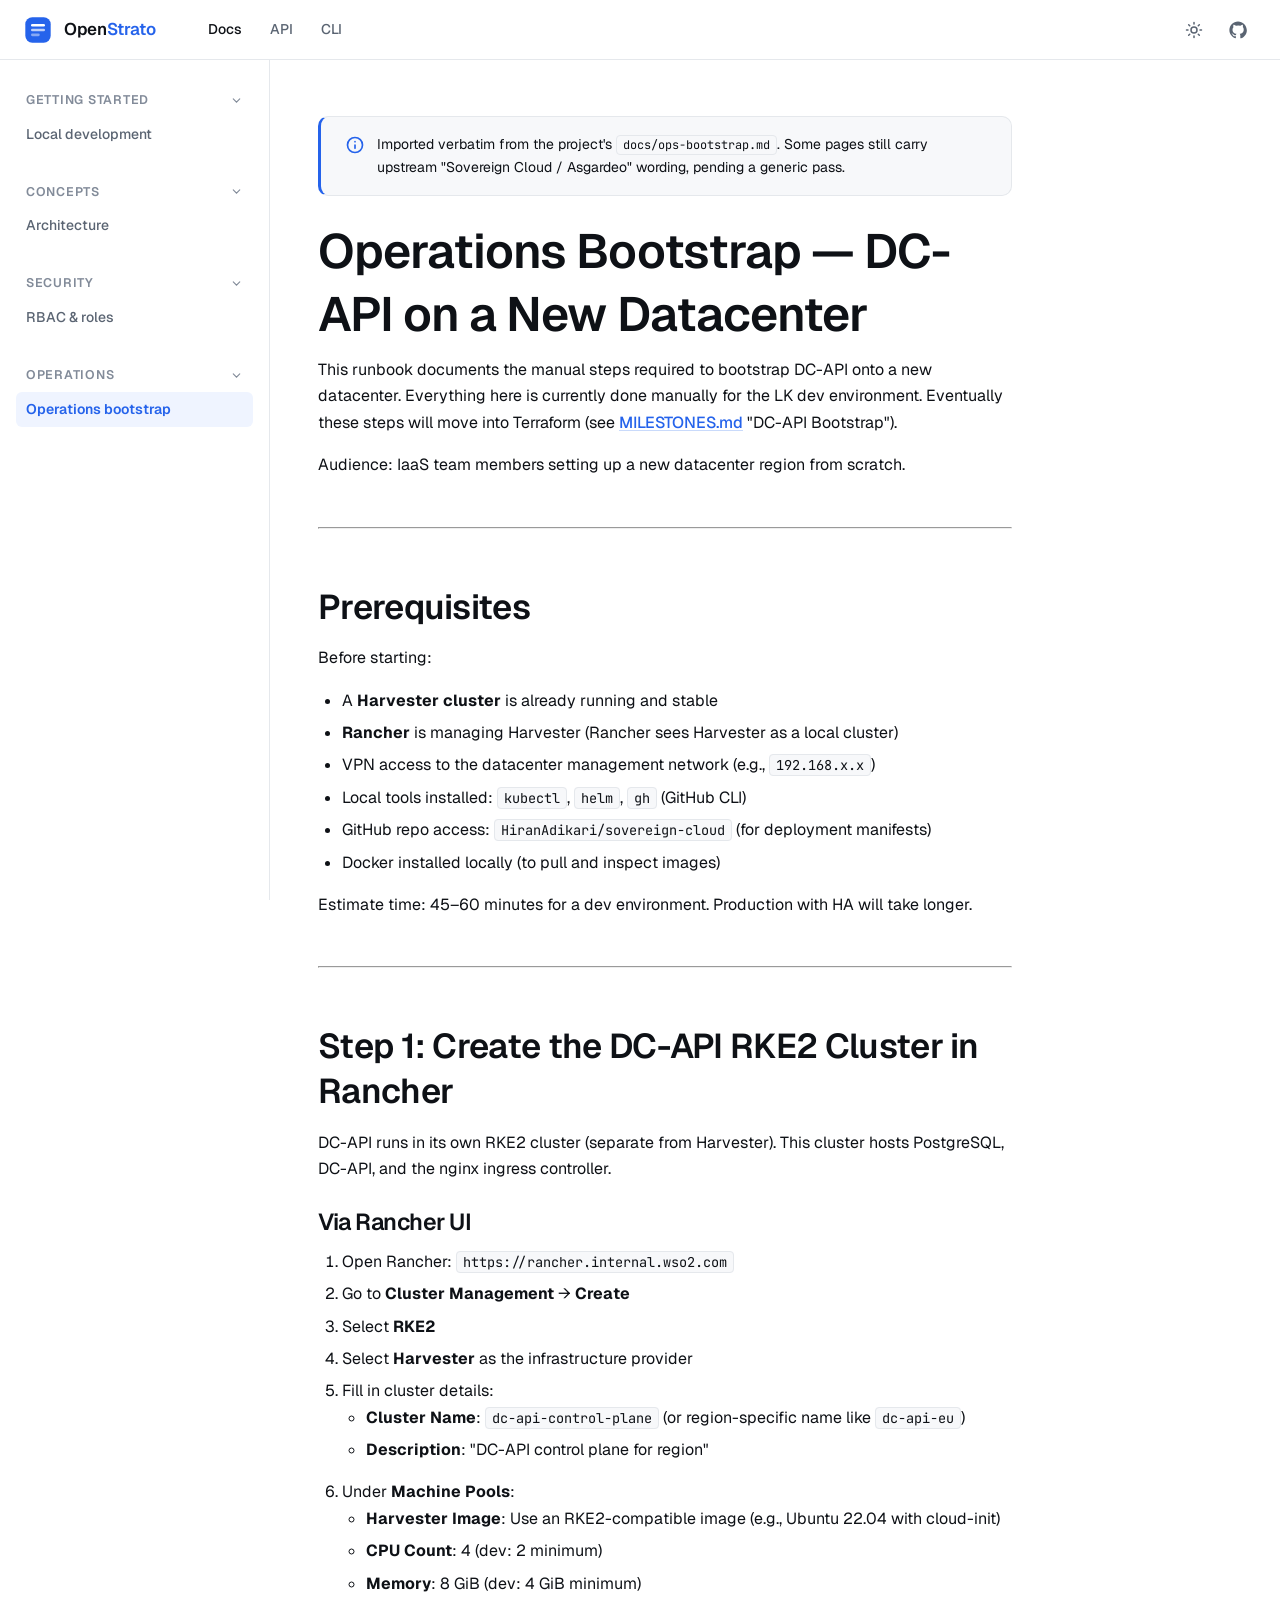
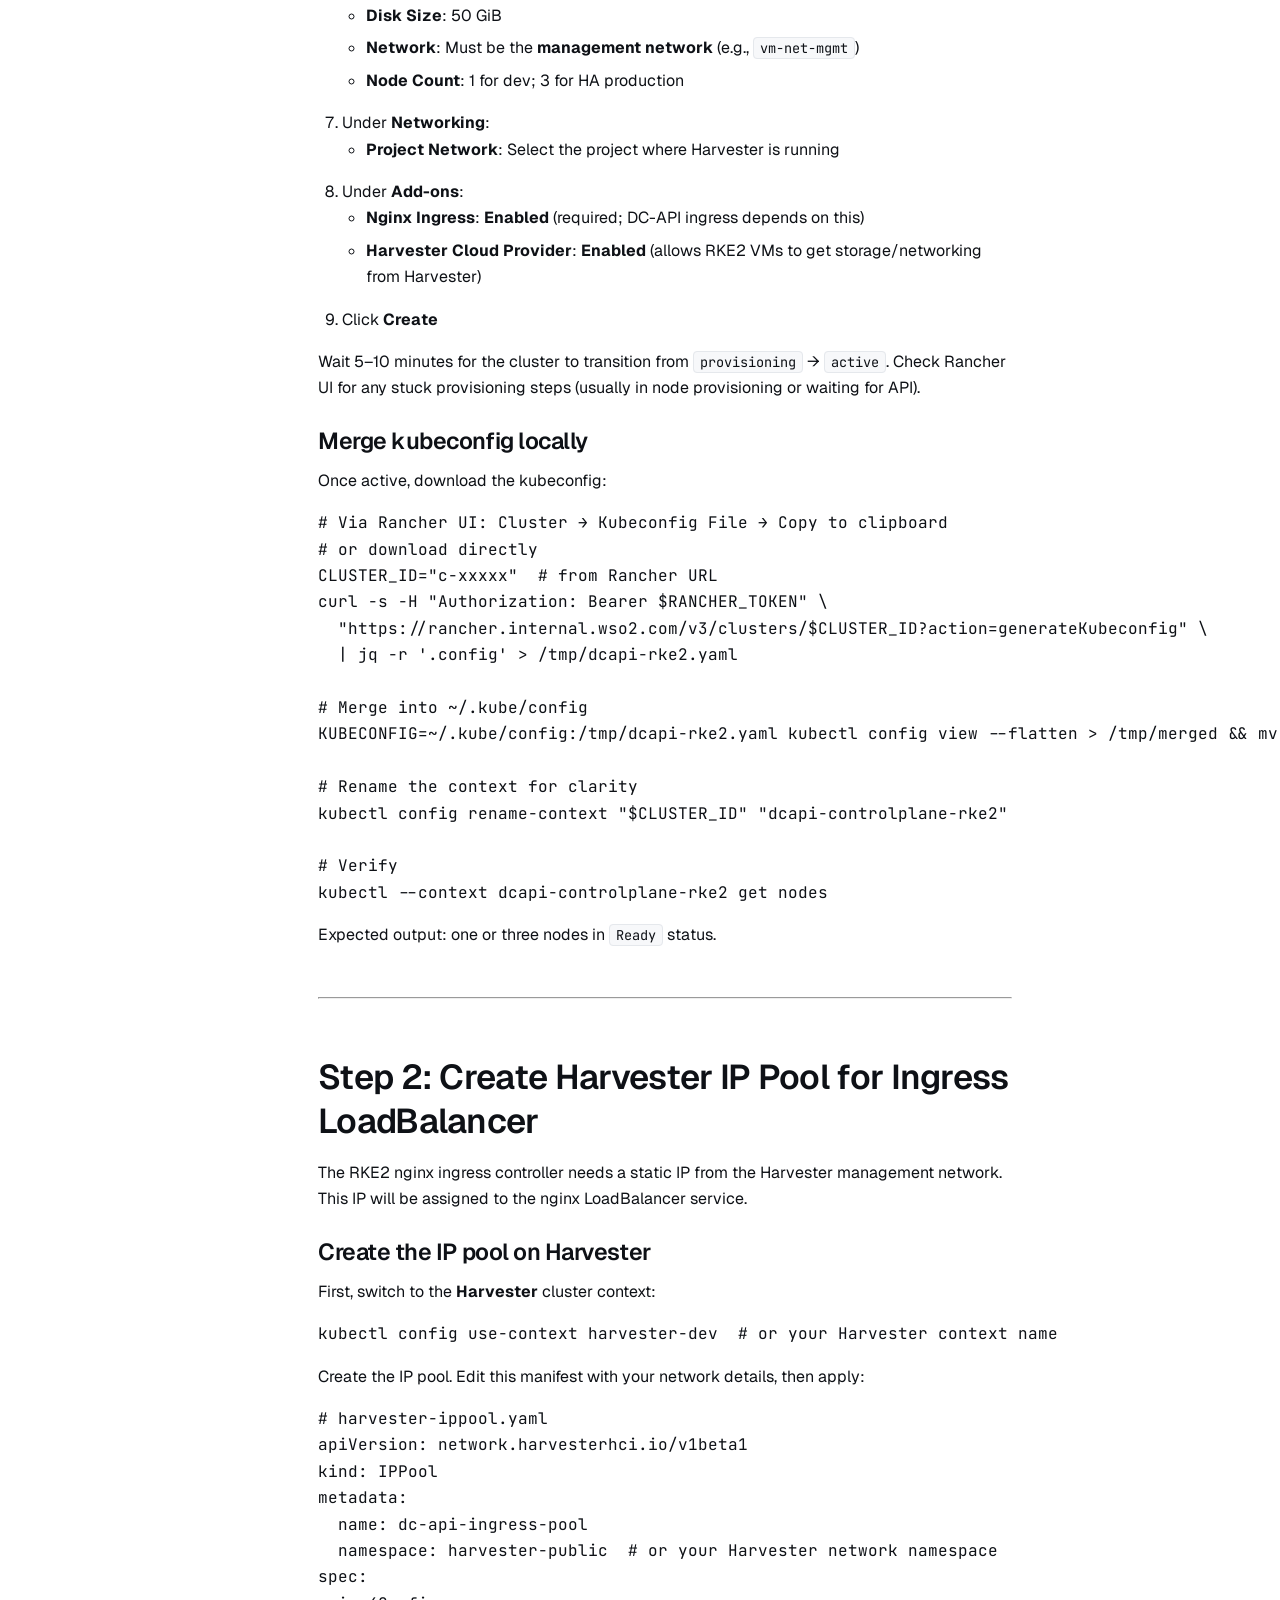
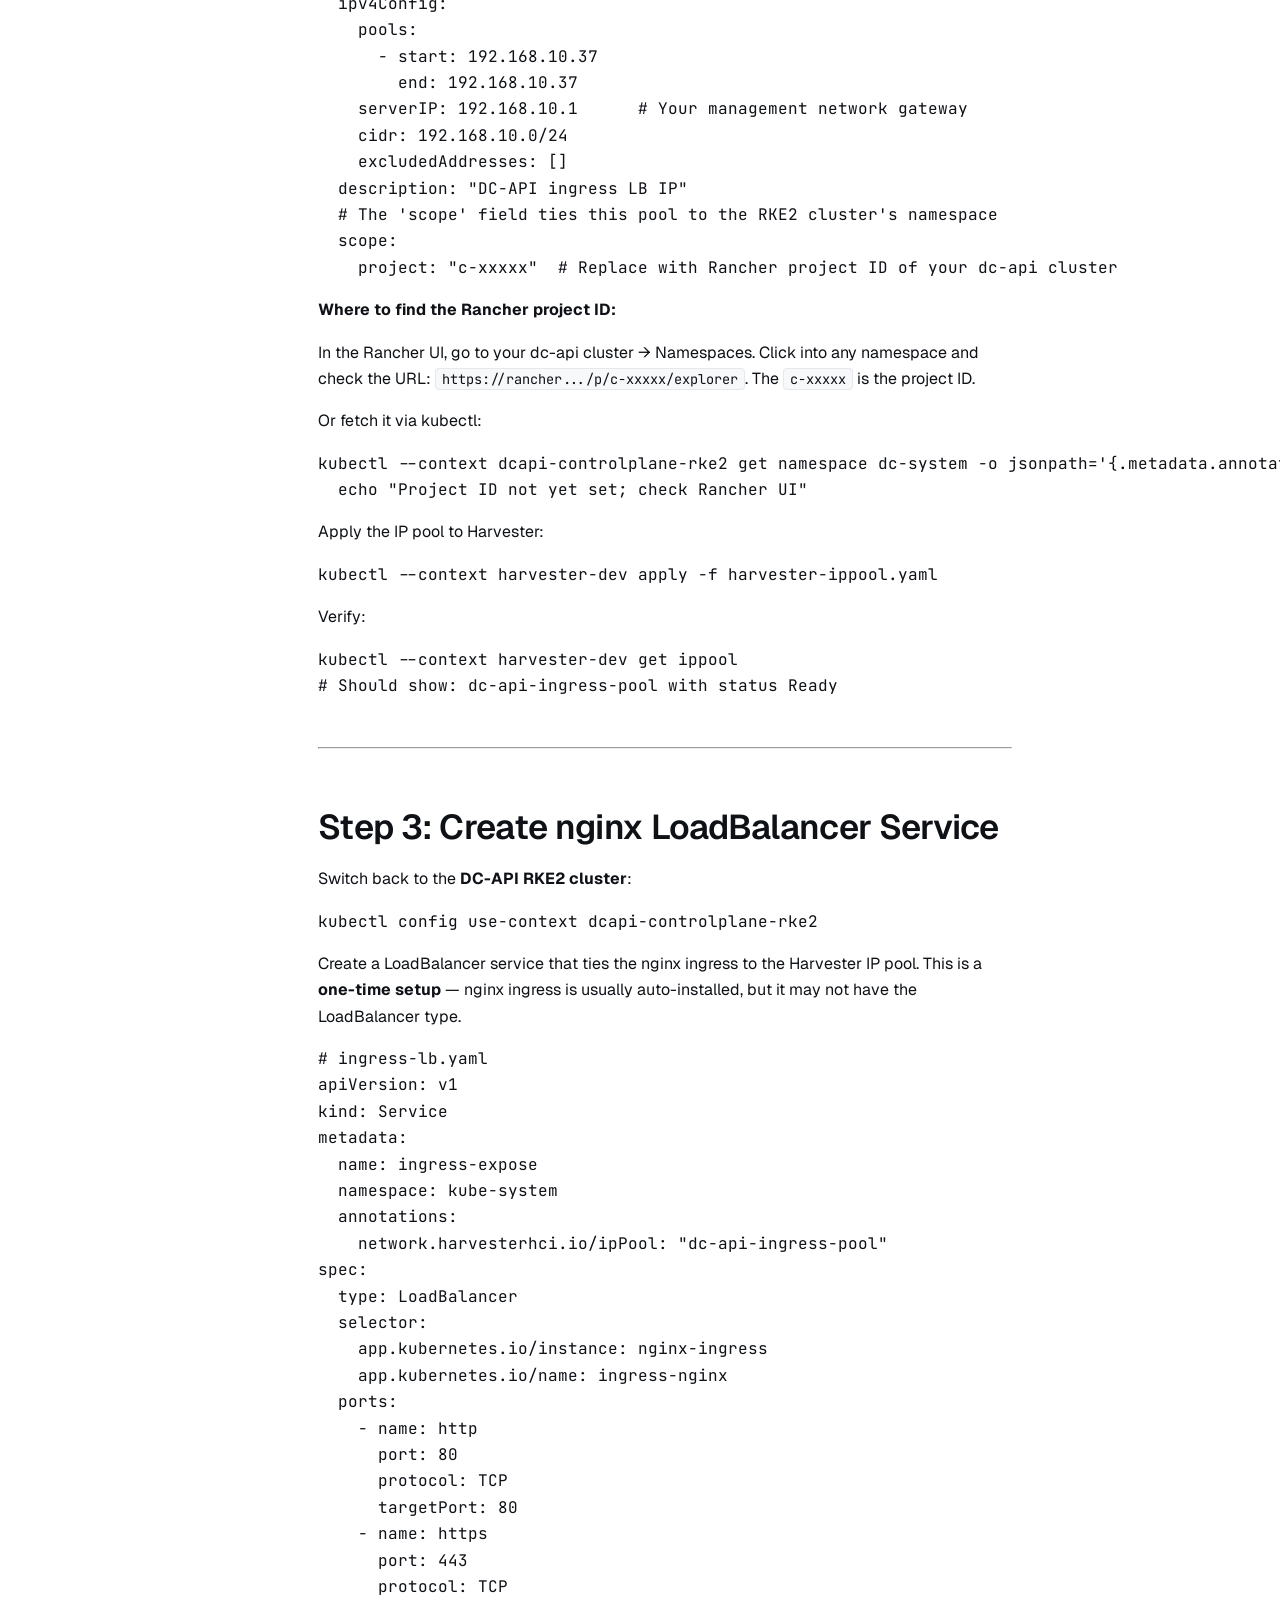
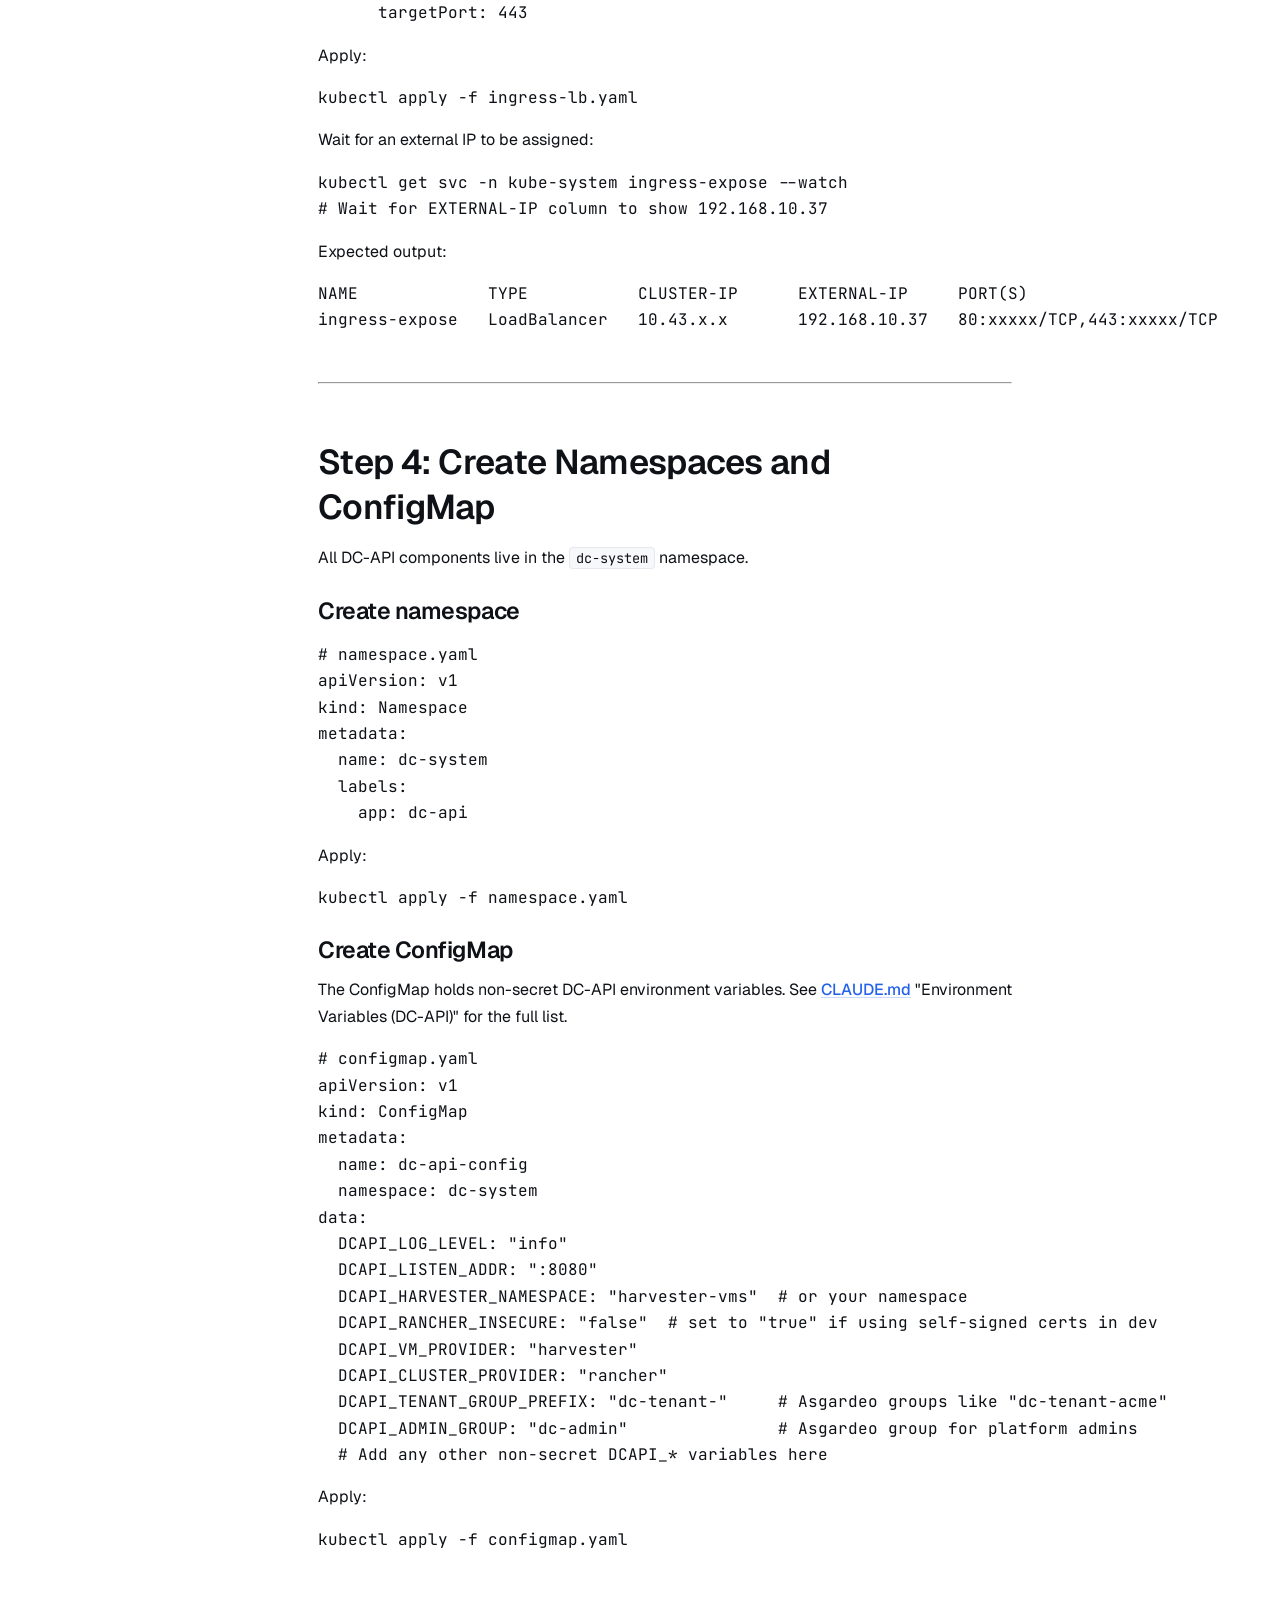
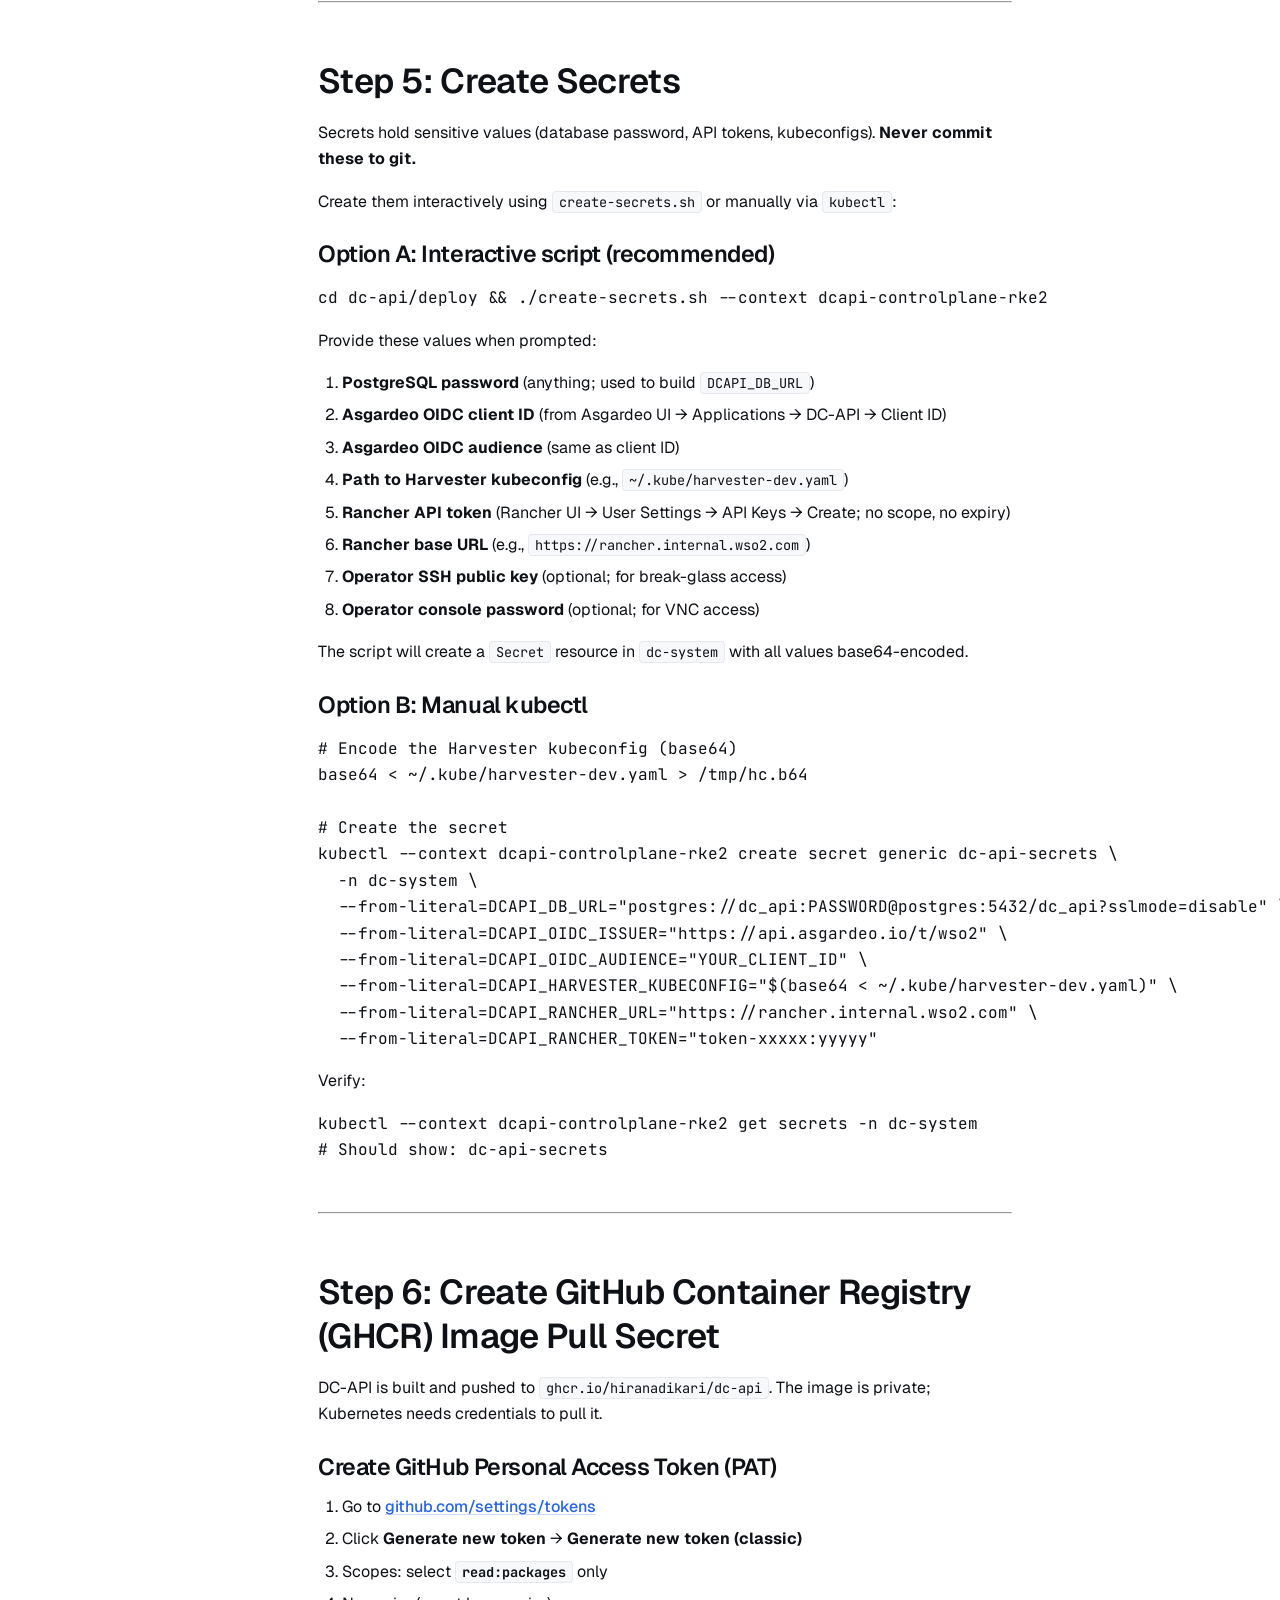
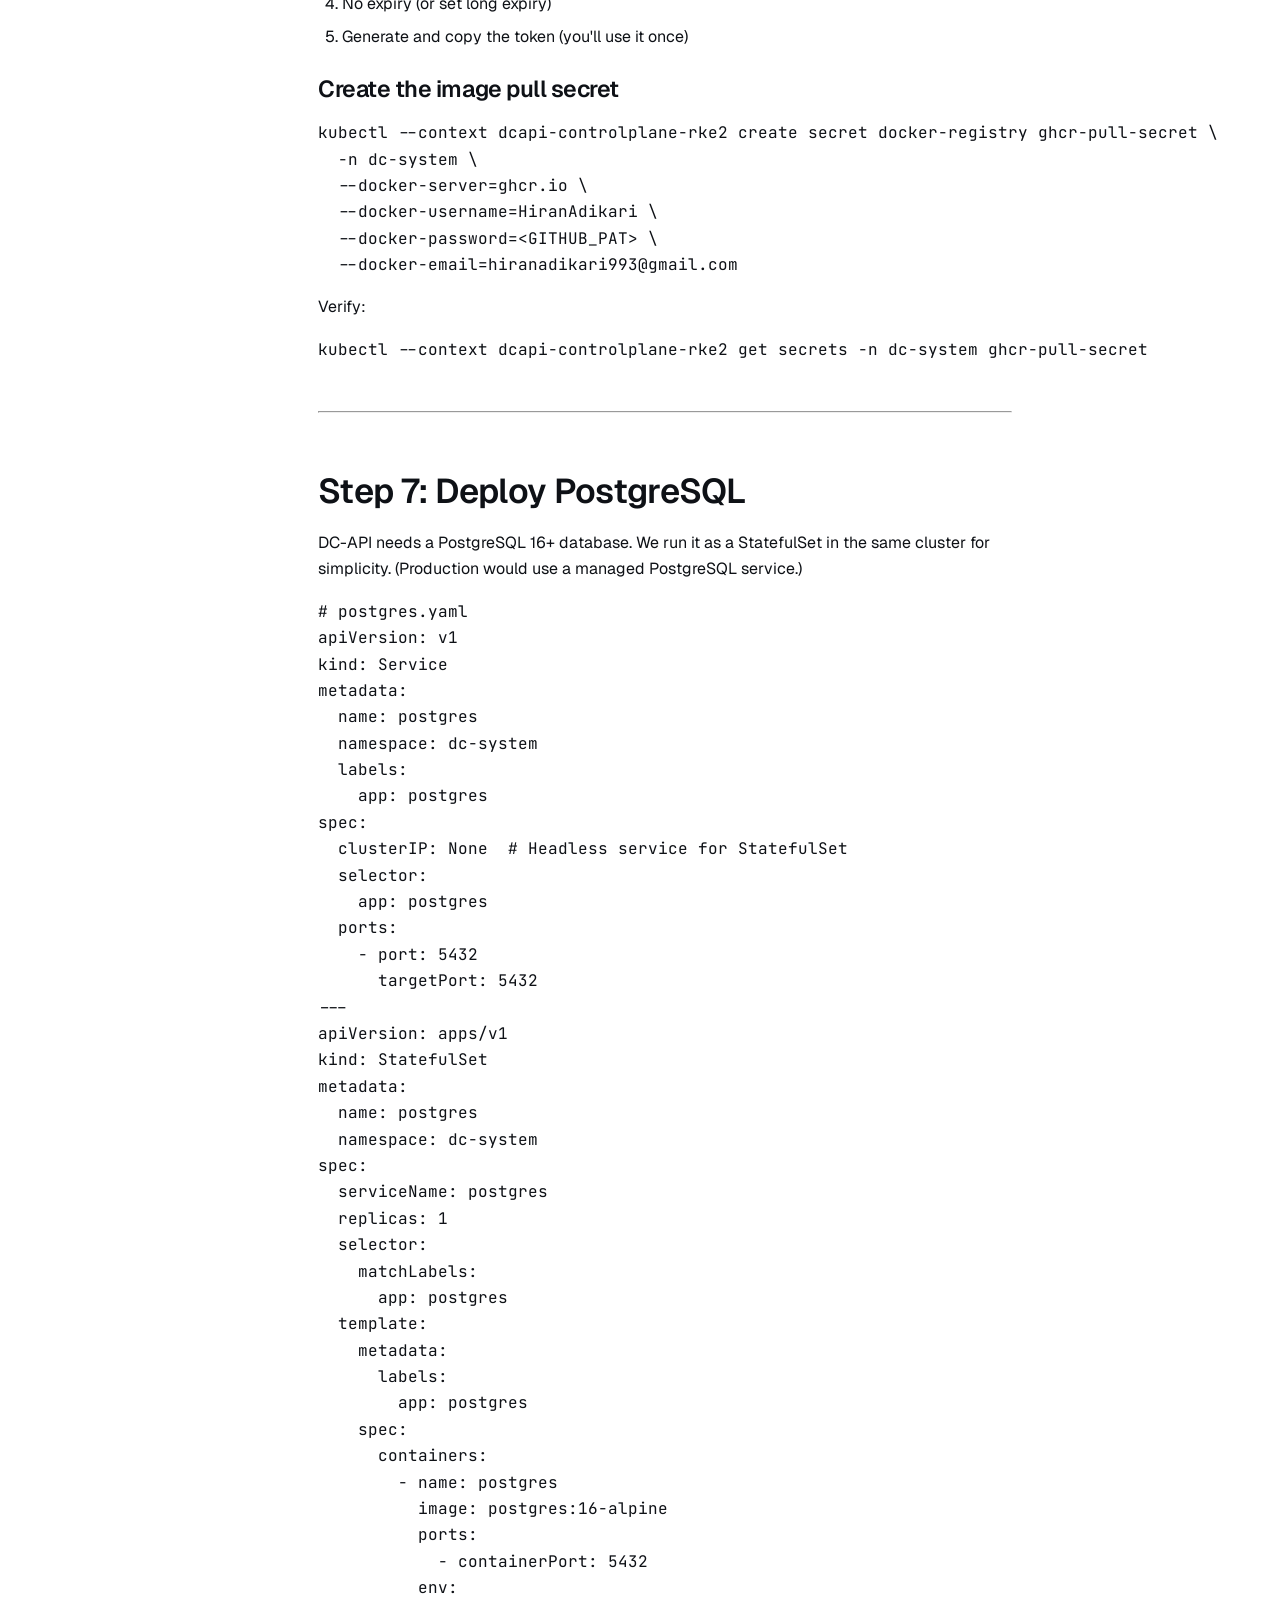
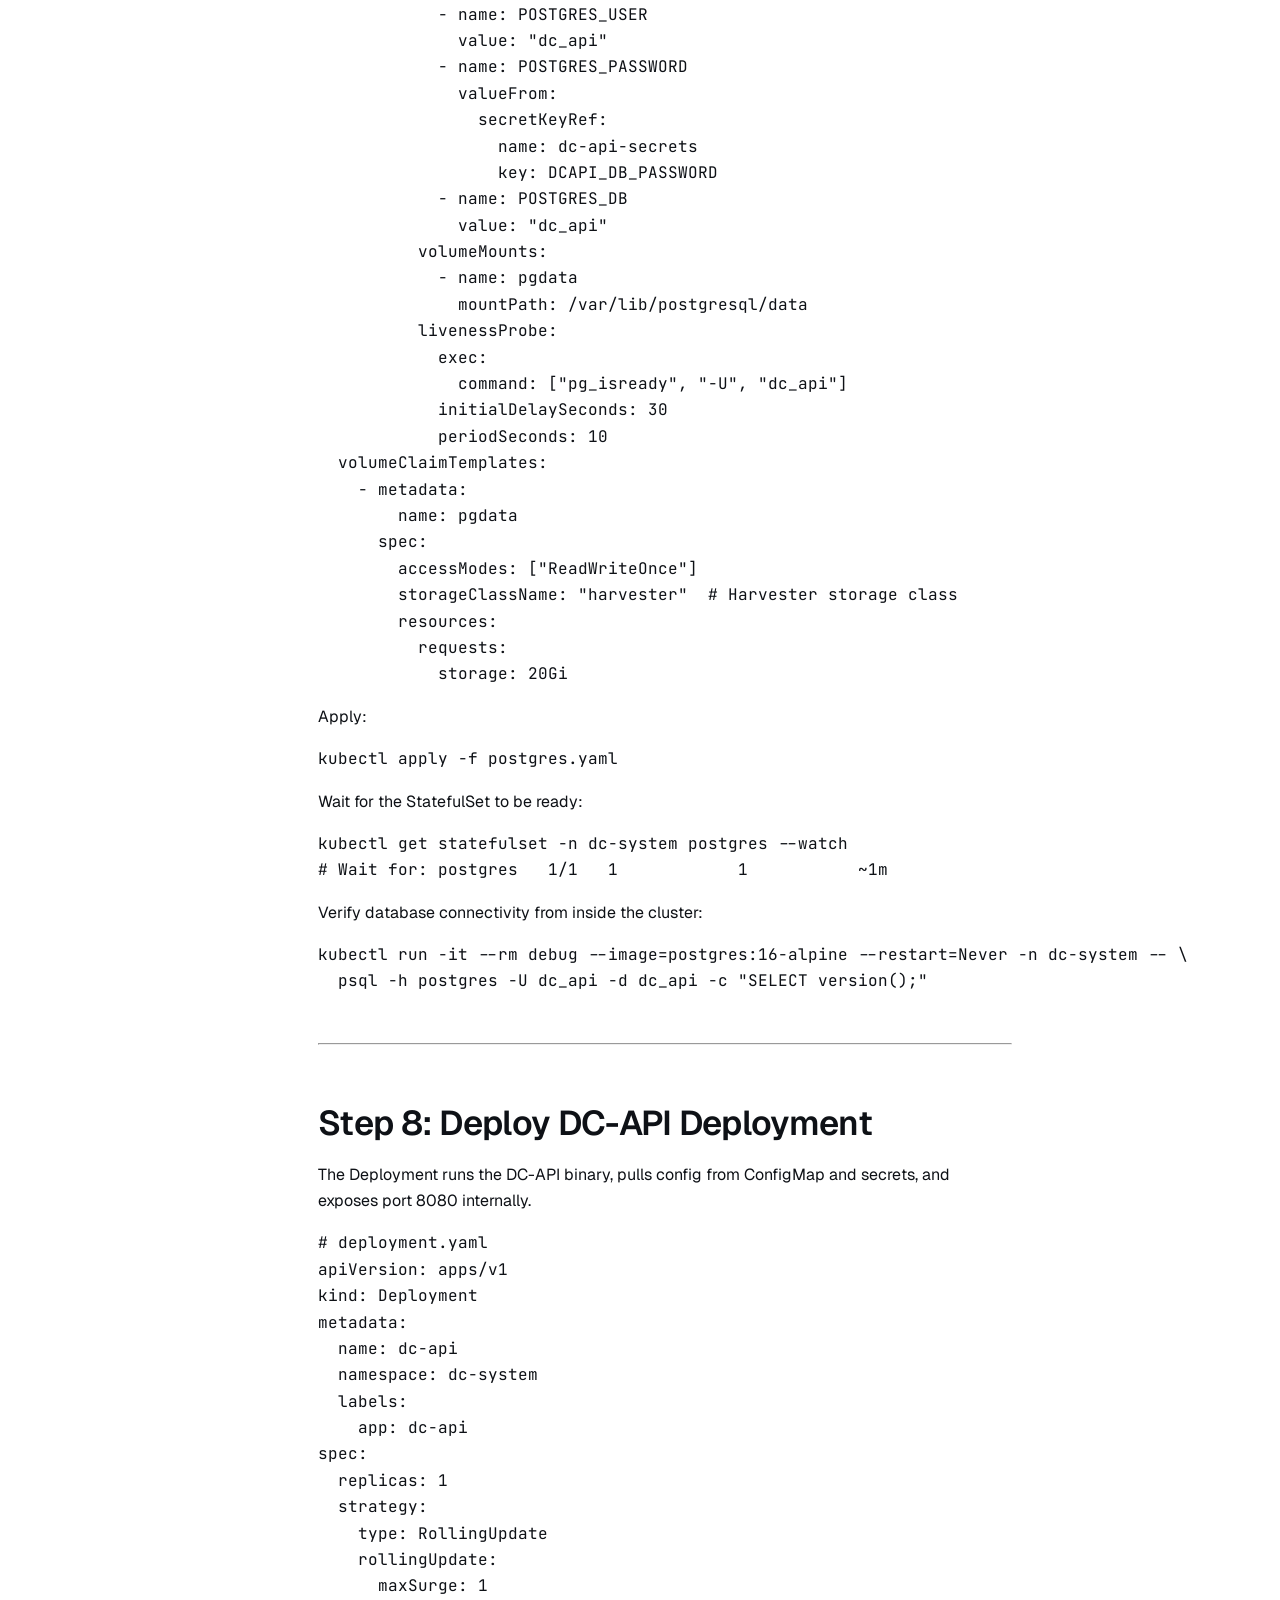
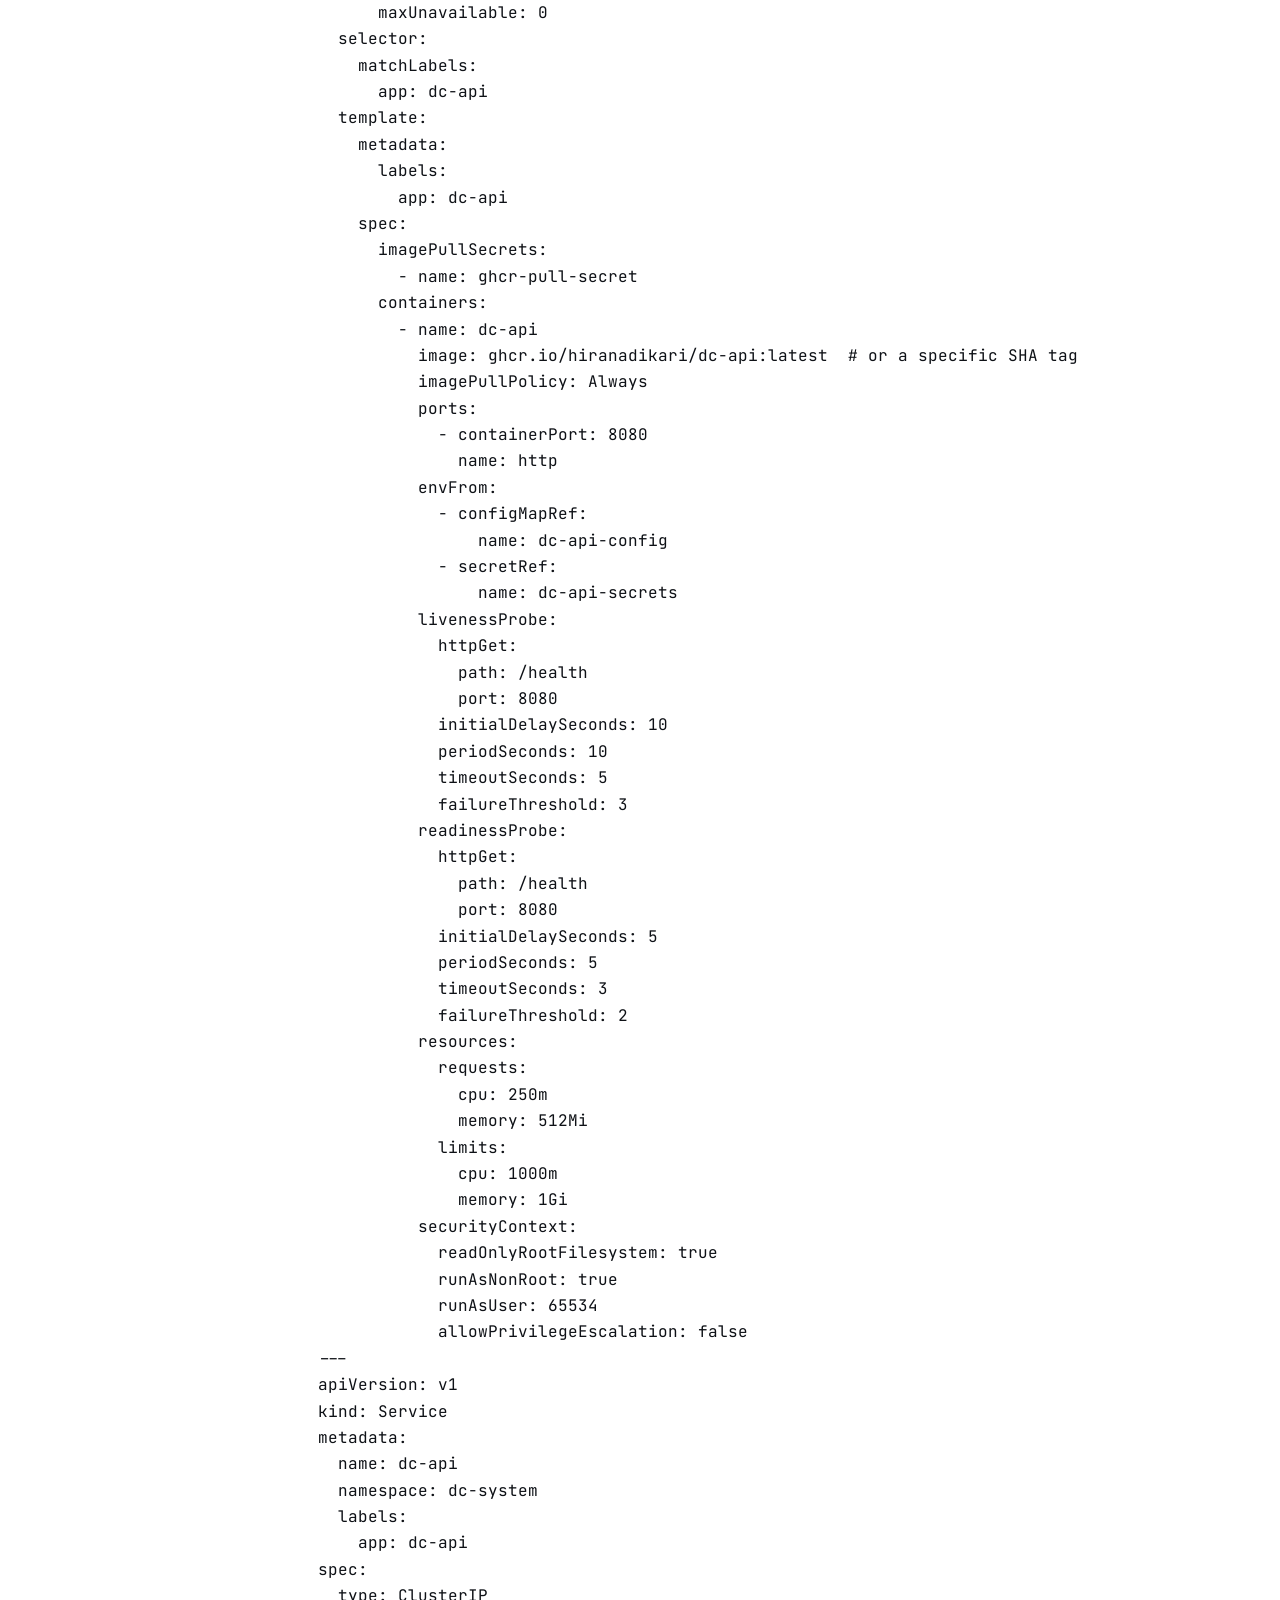
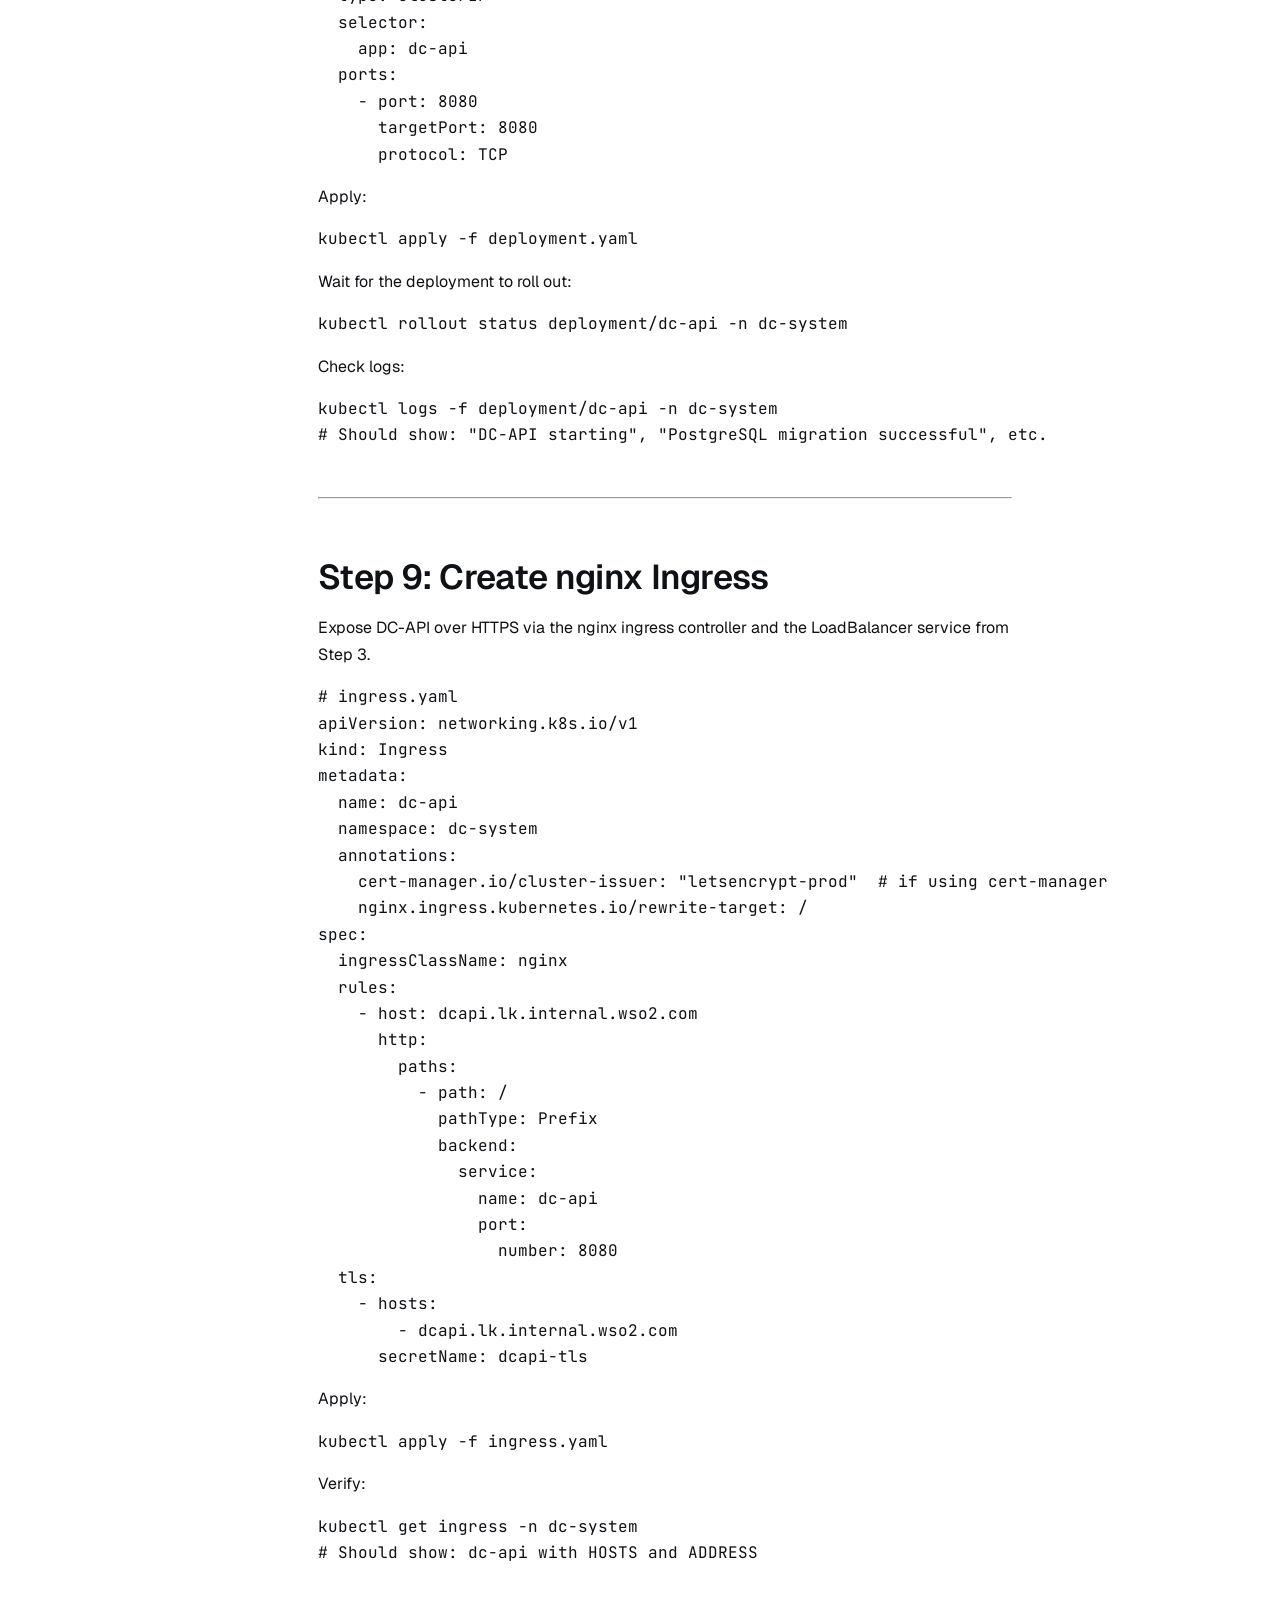
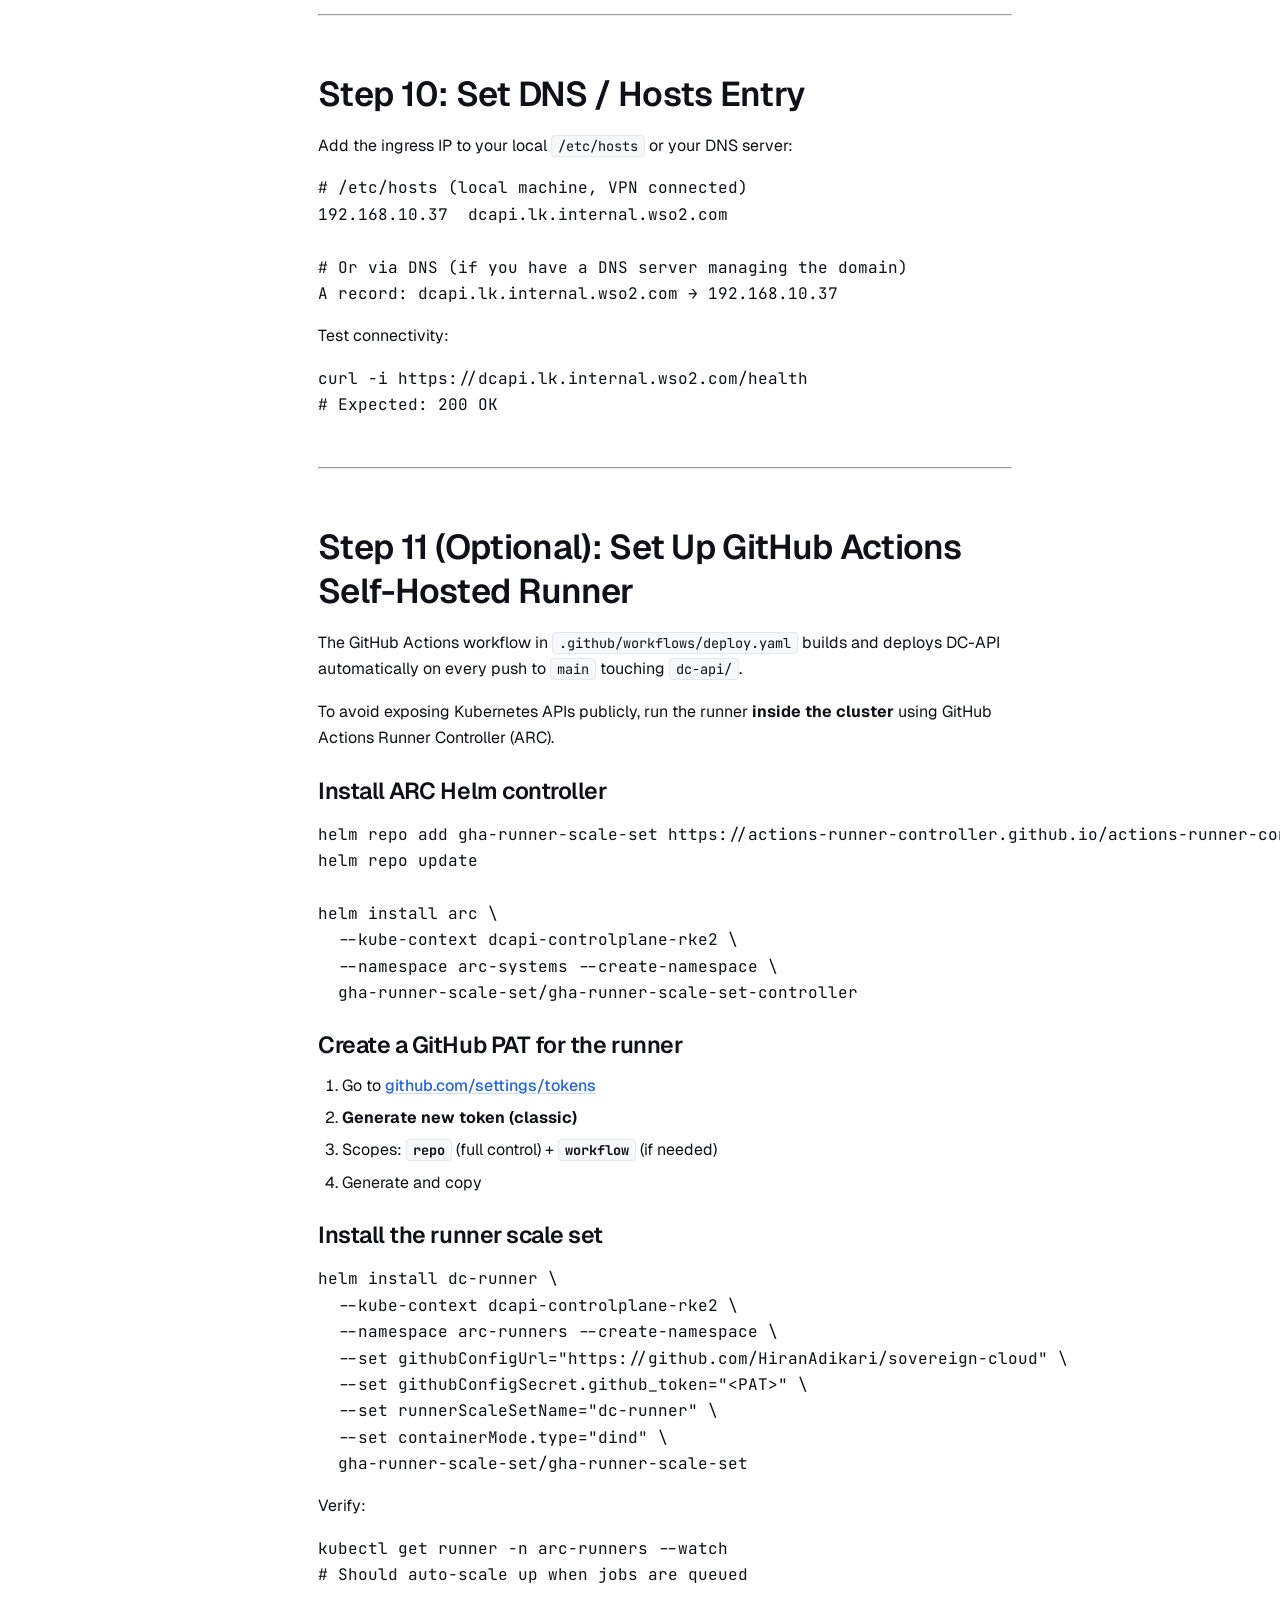
<file: website/docs/ops-bootstrap.html>
<!DOCTYPE html>
<html lang="en" data-theme="light" data-density="comfortable">
<head>
<meta charset="UTF-8" />
<meta name="viewport" content="width=device-width, initial-scale=1" />
<title>Operations bootstrap — OpenStrato Docs</title>
<link rel="preconnect" href="https://fonts.googleapis.com">
<link rel="preconnect" href="https://fonts.gstatic.com" crossorigin>
<link href="https://fonts.googleapis.com/css2?family=Geist:wght@400;500;600;700&family=JetBrains+Mono:wght@400;500;600&display=swap" rel="stylesheet">
<link rel="stylesheet" href="../styles/tokens.css">
<link rel="stylesheet" href="../styles/main.css">
<link rel="stylesheet" href="../styles/docs.css">
</head>
<body>
<a class="skip-link" href="#doc">Skip to content</a>
<header class="nav">
  <div class="nav__inner container" style="max-width:1440px">
    <button class="icon-btn docnav-toggle" id="docnavToggle" aria-label="Toggle navigation"><svg viewBox="0 0 24 24" fill="none" stroke="currentColor" stroke-width="2" stroke-linecap="round"><path d="M3 6h18M3 12h18M3 18h18"/></svg></button>
    <a class="brand" href="../index.html"><svg class="brand__mark" viewBox="0 0 32 32" fill="none"><rect x="1.5" y="1.5" width="29" height="29" rx="8" fill="var(--accent)"/><rect x="8" y="9" width="16" height="3" rx="1.5" fill="#fff"/><rect x="8" y="14.5" width="16" height="3" rx="1.5" fill="#fff" opacity="0.7"/><rect x="8" y="20" width="10" height="3" rx="1.5" fill="#fff" opacity="0.45"/></svg><span class="brand__name"><b>Open</b><span>Strato</span></span></a>
    <nav class="nav__links" aria-label="Primary">
      <a class="nav__link" href="index.html" style="color:var(--ink)">Docs</a>
      <a class="nav__link" href="../api/index.html">API</a>
      <a class="nav__link" href="cli/index.html">CLI</a>
    </nav>
    <div class="nav__spacer"></div>
    <div class="nav__actions">
      <button class="icon-btn theme-toggle" data-action="toggle-theme" aria-label="Toggle theme"><svg class="icon-sun" viewBox="0 0 24 24" fill="none" stroke="currentColor" stroke-width="2" stroke-linecap="round"><circle cx="12" cy="12" r="4"/><path d="M12 2v2M12 20v2M4.9 4.9l1.4 1.4M17.7 17.7l1.4 1.4M2 12h2M20 12h2M4.9 19.1l1.4-1.4M17.7 6.3l1.4-1.4"/></svg><svg class="icon-moon" viewBox="0 0 24 24" fill="none" stroke="currentColor" stroke-width="2" stroke-linecap="round"><path d="M21 12.8A9 9 0 1 1 11.2 3a7 7 0 0 0 9.8 9.8Z"/></svg></button>
      <a class="icon-btn" href="#" aria-label="GitHub"><svg viewBox="0 0 24 24" fill="currentColor"><path d="M12 .5C5.7.5.5 5.7.5 12c0 5.1 3.3 9.4 7.9 10.9.6.1.8-.3.8-.6v-2c-3.2.7-3.9-1.4-3.9-1.4-.5-1.3-1.3-1.7-1.3-1.7-1.1-.7.1-.7.1-.7 1.2.1 1.8 1.2 1.8 1.2 1 1.8 2.7 1.3 3.4 1 .1-.8.4-1.3.7-1.6-2.6-.3-5.3-1.3-5.3-5.8 0-1.3.5-2.3 1.2-3.1-.1-.3-.5-1.5.1-3.1 0 0 1-.3 3.3 1.2a11.5 11.5 0 0 1 6 0C17.3 4.7 18.3 5 18.3 5c.6 1.6.2 2.8.1 3.1.8.8 1.2 1.8 1.2 3.1 0 4.5-2.7 5.5-5.3 5.8.4.4.8 1.1.8 2.2v3.3c0 .3.2.7.8.6 4.6-1.5 7.9-5.8 7.9-10.9C23.5 5.7 18.3.5 12 .5Z"/></svg></a>
    </div>
  </div>
</header>
<div class="docshell">
  <aside class="docnav" id="docnav"><div class="docnav__group"><div class="docnav__title" data-collapse>Getting started <svg viewBox="0 0 24 24" fill="none" stroke="currentColor" stroke-width="2" stroke-linecap="round"><path d="m6 9 6 6 6-6"/></svg></div><div class="docnav__list"><a href="local-dev.html">Local development</a></div></div><div class="docnav__group"><div class="docnav__title" data-collapse>Concepts <svg viewBox="0 0 24 24" fill="none" stroke="currentColor" stroke-width="2" stroke-linecap="round"><path d="m6 9 6 6 6-6"/></svg></div><div class="docnav__list"><a href="architecture.html">Architecture</a></div></div><div class="docnav__group"><div class="docnav__title" data-collapse>Security <svg viewBox="0 0 24 24" fill="none" stroke="currentColor" stroke-width="2" stroke-linecap="round"><path d="m6 9 6 6 6-6"/></svg></div><div class="docnav__list"><a href="rbac.html">RBAC & roles</a></div></div><div class="docnav__group"><div class="docnav__title" data-collapse>Operations <svg viewBox="0 0 24 24" fill="none" stroke="currentColor" stroke-width="2" stroke-linecap="round"><path d="m6 9 6 6 6-6"/></svg></div><div class="docnav__list"><a href="ops-bootstrap.html" class="is-active">Operations bootstrap</a></div></div></aside>
  <main class="doccontent" id="doc"><article class="prose" style="max-width:860px"><div class="callout callout--note"><svg class="callout__icon" viewBox="0 0 24 24" fill="none" stroke="currentColor" stroke-width="2"><circle cx="12" cy="12" r="9"/><path d="M12 16v-4M12 8h.01" stroke-linecap="round"/></svg><div class="callout__body">Imported verbatim from the project's <code>docs/ops-bootstrap.md</code>. Some pages still carry upstream "Sovereign Cloud / Asgardeo" wording, pending a generic pass.</div></div><h1>Operations Bootstrap — DC-API on a New Datacenter</h1>
<p>This runbook documents the manual steps required to bootstrap DC-API onto a new datacenter.
Everything here is currently done manually for the LK dev environment.
Eventually these steps will move into Terraform (see <a href="../MILESTONES.md">MILESTONES.md</a> &quot;DC-API Bootstrap&quot;).</p>
<p>Audience: IaaS team members setting up a new datacenter region from scratch.</p>
<hr>
<h2>Prerequisites</h2>
<p>Before starting:</p>
<ul>
<li>A <strong>Harvester cluster</strong> is already running and stable</li>
<li><strong>Rancher</strong> is managing Harvester (Rancher sees Harvester as a local cluster)</li>
<li>VPN access to the datacenter management network (e.g., <code>192.168.x.x</code>)</li>
<li>Local tools installed: <code>kubectl</code>, <code>helm</code>, <code>gh</code> (GitHub CLI)</li>
<li>GitHub repo access: <code>HiranAdikari/sovereign-cloud</code> (for deployment manifests)</li>
<li>Docker installed locally (to pull and inspect images)</li>
</ul>
<p>Estimate time: 45–60 minutes for a dev environment. Production with HA will take longer.</p>
<hr>
<h2>Step 1: Create the DC-API RKE2 Cluster in Rancher</h2>
<p>DC-API runs in its own RKE2 cluster (separate from Harvester).
This cluster hosts PostgreSQL, DC-API, and the nginx ingress controller.</p>
<h3>Via Rancher UI</h3>
<ol>
<li>Open Rancher: <code>https://rancher.internal.wso2.com</code></li>
<li>Go to <strong>Cluster Management</strong> → <strong>Create</strong></li>
<li>Select <strong>RKE2</strong></li>
<li>Select <strong>Harvester</strong> as the infrastructure provider</li>
<li>Fill in cluster details:<ul>
<li><strong>Cluster Name</strong>: <code>dc-api-control-plane</code> (or region-specific name like <code>dc-api-eu</code>)</li>
<li><strong>Description</strong>: &quot;DC-API control plane for region&quot;</li>
</ul>
</li>
<li>Under <strong>Machine Pools</strong>:<ul>
<li><strong>Harvester Image</strong>: Use an RKE2-compatible image (e.g., Ubuntu 22.04 with cloud-init)</li>
<li><strong>CPU Count</strong>: 4 (dev: 2 minimum)</li>
<li><strong>Memory</strong>: 8 GiB (dev: 4 GiB minimum)</li>
<li><strong>Disk Size</strong>: 50 GiB</li>
<li><strong>Network</strong>: Must be the <strong>management network</strong> (e.g., <code>vm-net-mgmt</code>)</li>
<li><strong>Node Count</strong>: 1 for dev; 3 for HA production</li>
</ul>
</li>
<li>Under <strong>Networking</strong>:<ul>
<li><strong>Project Network</strong>: Select the project where Harvester is running</li>
</ul>
</li>
<li>Under <strong>Add-ons</strong>:<ul>
<li><strong>Nginx Ingress</strong>: <strong>Enabled</strong> (required; DC-API ingress depends on this)</li>
<li><strong>Harvester Cloud Provider</strong>: <strong>Enabled</strong> (allows RKE2 VMs to get storage/networking from Harvester)</li>
</ul>
</li>
<li>Click <strong>Create</strong></li>
</ol>
<p>Wait 5–10 minutes for the cluster to transition from <code>provisioning</code> → <code>active</code>.
Check Rancher UI for any stuck provisioning steps (usually in node provisioning or waiting for API).</p>
<h3>Merge kubeconfig locally</h3>
<p>Once active, download the kubeconfig:</p>
<pre><code class="language-bash"># Via Rancher UI: Cluster → Kubeconfig File → Copy to clipboard
# or download directly
CLUSTER_ID=&quot;c-xxxxx&quot;  # from Rancher URL
curl -s -H &quot;Authorization: Bearer $RANCHER_TOKEN&quot; \
  &quot;https://rancher.internal.wso2.com/v3/clusters/$CLUSTER_ID?action=generateKubeconfig&quot; \
  | jq -r &#39;.config&#39; &gt; /tmp/dcapi-rke2.yaml

# Merge into ~/.kube/config
KUBECONFIG=~/.kube/config:/tmp/dcapi-rke2.yaml kubectl config view --flatten &gt; /tmp/merged &amp;&amp; mv /tmp/merged ~/.kube/config

# Rename the context for clarity
kubectl config rename-context &quot;$CLUSTER_ID&quot; &quot;dcapi-controlplane-rke2&quot;

# Verify
kubectl --context dcapi-controlplane-rke2 get nodes
</code></pre>
<p>Expected output: one or three nodes in <code>Ready</code> status.</p>
<hr>
<h2>Step 2: Create Harvester IP Pool for Ingress LoadBalancer</h2>
<p>The RKE2 nginx ingress controller needs a static IP from the Harvester management network.
This IP will be assigned to the nginx LoadBalancer service.</p>
<h3>Create the IP pool on Harvester</h3>
<p>First, switch to the <strong>Harvester</strong> cluster context:</p>
<pre><code class="language-bash">kubectl config use-context harvester-dev  # or your Harvester context name
</code></pre>
<p>Create the IP pool. Edit this manifest with your network details, then apply:</p>
<pre><code class="language-yaml"># harvester-ippool.yaml
apiVersion: network.harvesterhci.io/v1beta1
kind: IPPool
metadata:
  name: dc-api-ingress-pool
  namespace: harvester-public  # or your Harvester network namespace
spec:
  ipv4Config:
    pools:
      - start: 192.168.10.37
        end: 192.168.10.37
    serverIP: 192.168.10.1      # Your management network gateway
    cidr: 192.168.10.0/24
    excludedAddresses: []
  description: &quot;DC-API ingress LB IP&quot;
  # The &#39;scope&#39; field ties this pool to the RKE2 cluster&#39;s namespace
  scope:
    project: &quot;c-xxxxx&quot;  # Replace with Rancher project ID of your dc-api cluster
</code></pre>
<p><strong>Where to find the Rancher project ID:</strong></p>
<p>In the Rancher UI, go to your dc-api cluster → Namespaces.
Click into any namespace and check the URL: <code>https://rancher.../p/c-xxxxx/explorer</code>.
The <code>c-xxxxx</code> is the project ID.</p>
<p>Or fetch it via kubectl:</p>
<pre><code class="language-bash">kubectl --context dcapi-controlplane-rke2 get namespace dc-system -o jsonpath=&#39;{.metadata.annotations.project\.cattle\.io/projectId}&#39; 2&gt;/dev/null || \
  echo &quot;Project ID not yet set; check Rancher UI&quot;
</code></pre>
<p>Apply the IP pool to Harvester:</p>
<pre><code class="language-bash">kubectl --context harvester-dev apply -f harvester-ippool.yaml
</code></pre>
<p>Verify:</p>
<pre><code class="language-bash">kubectl --context harvester-dev get ippool
# Should show: dc-api-ingress-pool with status Ready
</code></pre>
<hr>
<h2>Step 3: Create nginx LoadBalancer Service</h2>
<p>Switch back to the <strong>DC-API RKE2 cluster</strong>:</p>
<pre><code class="language-bash">kubectl config use-context dcapi-controlplane-rke2
</code></pre>
<p>Create a LoadBalancer service that ties the nginx ingress to the Harvester IP pool.
This is a <strong>one-time setup</strong> — nginx ingress is usually auto-installed, but it may not have the LoadBalancer type.</p>
<pre><code class="language-yaml"># ingress-lb.yaml
apiVersion: v1
kind: Service
metadata:
  name: ingress-expose
  namespace: kube-system
  annotations:
    network.harvesterhci.io/ipPool: &quot;dc-api-ingress-pool&quot;
spec:
  type: LoadBalancer
  selector:
    app.kubernetes.io/instance: nginx-ingress
    app.kubernetes.io/name: ingress-nginx
  ports:
    - name: http
      port: 80
      protocol: TCP
      targetPort: 80
    - name: https
      port: 443
      protocol: TCP
      targetPort: 443
</code></pre>
<p>Apply:</p>
<pre><code class="language-bash">kubectl apply -f ingress-lb.yaml
</code></pre>
<p>Wait for an external IP to be assigned:</p>
<pre><code class="language-bash">kubectl get svc -n kube-system ingress-expose --watch
# Wait for EXTERNAL-IP column to show 192.168.10.37
</code></pre>
<p>Expected output:</p>
<pre><code>NAME             TYPE           CLUSTER-IP      EXTERNAL-IP     PORT(S)
ingress-expose   LoadBalancer   10.43.x.x       192.168.10.37   80:xxxxx/TCP,443:xxxxx/TCP
</code></pre>
<hr>
<h2>Step 4: Create Namespaces and ConfigMap</h2>
<p>All DC-API components live in the <code>dc-system</code> namespace.</p>
<h3>Create namespace</h3>
<pre><code class="language-yaml"># namespace.yaml
apiVersion: v1
kind: Namespace
metadata:
  name: dc-system
  labels:
    app: dc-api
</code></pre>
<p>Apply:</p>
<pre><code class="language-bash">kubectl apply -f namespace.yaml
</code></pre>
<h3>Create ConfigMap</h3>
<p>The ConfigMap holds non-secret DC-API environment variables.
See <a href="../CLAUDE.md">CLAUDE.md</a> &quot;Environment Variables (DC-API)&quot; for the full list.</p>
<pre><code class="language-yaml"># configmap.yaml
apiVersion: v1
kind: ConfigMap
metadata:
  name: dc-api-config
  namespace: dc-system
data:
  DCAPI_LOG_LEVEL: &quot;info&quot;
  DCAPI_LISTEN_ADDR: &quot;:8080&quot;
  DCAPI_HARVESTER_NAMESPACE: &quot;harvester-vms&quot;  # or your namespace
  DCAPI_RANCHER_INSECURE: &quot;false&quot;  # set to &quot;true&quot; if using self-signed certs in dev
  DCAPI_VM_PROVIDER: &quot;harvester&quot;
  DCAPI_CLUSTER_PROVIDER: &quot;rancher&quot;
  DCAPI_TENANT_GROUP_PREFIX: &quot;dc-tenant-&quot;     # Asgardeo groups like &quot;dc-tenant-acme&quot;
  DCAPI_ADMIN_GROUP: &quot;dc-admin&quot;               # Asgardeo group for platform admins
  # Add any other non-secret DCAPI_* variables here
</code></pre>
<p>Apply:</p>
<pre><code class="language-bash">kubectl apply -f configmap.yaml
</code></pre>
<hr>
<h2>Step 5: Create Secrets</h2>
<p>Secrets hold sensitive values (database password, API tokens, kubeconfigs).
<strong>Never commit these to git.</strong></p>
<p>Create them interactively using <code>create-secrets.sh</code> or manually via <code>kubectl</code>:</p>
<h3>Option A: Interactive script (recommended)</h3>
<pre><code class="language-bash">cd dc-api/deploy &amp;&amp; ./create-secrets.sh --context dcapi-controlplane-rke2
</code></pre>
<p>Provide these values when prompted:</p>
<ol>
<li><strong>PostgreSQL password</strong> (anything; used to build <code>DCAPI_DB_URL</code>)</li>
<li><strong>Asgardeo OIDC client ID</strong> (from Asgardeo UI → Applications → DC-API → Client ID)</li>
<li><strong>Asgardeo OIDC audience</strong> (same as client ID)</li>
<li><strong>Path to Harvester kubeconfig</strong> (e.g., <code>~/.kube/harvester-dev.yaml</code>)</li>
<li><strong>Rancher API token</strong> (Rancher UI → User Settings → API Keys → Create; no scope, no expiry)</li>
<li><strong>Rancher base URL</strong> (e.g., <code>https://rancher.internal.wso2.com</code>)</li>
<li><strong>Operator SSH public key</strong> (optional; for break-glass access)</li>
<li><strong>Operator console password</strong> (optional; for VNC access)</li>
</ol>
<p>The script will create a <code>Secret</code> resource in <code>dc-system</code> with all values base64-encoded.</p>
<h3>Option B: Manual kubectl</h3>
<pre><code class="language-bash"># Encode the Harvester kubeconfig (base64)
base64 &lt; ~/.kube/harvester-dev.yaml &gt; /tmp/hc.b64

# Create the secret
kubectl --context dcapi-controlplane-rke2 create secret generic dc-api-secrets \
  -n dc-system \
  --from-literal=DCAPI_DB_URL=&quot;postgres://dc_api:PASSWORD@postgres:5432/dc_api?sslmode=disable&quot; \
  --from-literal=DCAPI_OIDC_ISSUER=&quot;https://api.asgardeo.io/t/wso2&quot; \
  --from-literal=DCAPI_OIDC_AUDIENCE=&quot;YOUR_CLIENT_ID&quot; \
  --from-literal=DCAPI_HARVESTER_KUBECONFIG=&quot;$(base64 &lt; ~/.kube/harvester-dev.yaml)&quot; \
  --from-literal=DCAPI_RANCHER_URL=&quot;https://rancher.internal.wso2.com&quot; \
  --from-literal=DCAPI_RANCHER_TOKEN=&quot;token-xxxxx:yyyyy&quot;
</code></pre>
<p>Verify:</p>
<pre><code class="language-bash">kubectl --context dcapi-controlplane-rke2 get secrets -n dc-system
# Should show: dc-api-secrets
</code></pre>
<hr>
<h2>Step 6: Create GitHub Container Registry (GHCR) Image Pull Secret</h2>
<p>DC-API is built and pushed to <code>ghcr.io/hiranadikari/dc-api</code>.
The image is private; Kubernetes needs credentials to pull it.</p>
<h3>Create GitHub Personal Access Token (PAT)</h3>
<ol>
<li>Go to <a href="https://github.com/settings/tokens">github.com/settings/tokens</a></li>
<li>Click <strong>Generate new token</strong> → <strong>Generate new token (classic)</strong></li>
<li>Scopes: select <strong><code>read:packages</code></strong> only</li>
<li>No expiry (or set long expiry)</li>
<li>Generate and copy the token (you&#39;ll use it once)</li>
</ol>
<h3>Create the image pull secret</h3>
<pre><code class="language-bash">kubectl --context dcapi-controlplane-rke2 create secret docker-registry ghcr-pull-secret \
  -n dc-system \
  --docker-server=ghcr.io \
  --docker-username=HiranAdikari \
  --docker-password=&lt;GITHUB_PAT&gt; \
  --docker-email=hiranadikari993@gmail.com
</code></pre>
<p>Verify:</p>
<pre><code class="language-bash">kubectl --context dcapi-controlplane-rke2 get secrets -n dc-system ghcr-pull-secret
</code></pre>
<hr>
<h2>Step 7: Deploy PostgreSQL</h2>
<p>DC-API needs a PostgreSQL 16+ database.
We run it as a StatefulSet in the same cluster for simplicity.
(Production would use a managed PostgreSQL service.)</p>
<pre><code class="language-yaml"># postgres.yaml
apiVersion: v1
kind: Service
metadata:
  name: postgres
  namespace: dc-system
  labels:
    app: postgres
spec:
  clusterIP: None  # Headless service for StatefulSet
  selector:
    app: postgres
  ports:
    - port: 5432
      targetPort: 5432
---
apiVersion: apps/v1
kind: StatefulSet
metadata:
  name: postgres
  namespace: dc-system
spec:
  serviceName: postgres
  replicas: 1
  selector:
    matchLabels:
      app: postgres
  template:
    metadata:
      labels:
        app: postgres
    spec:
      containers:
        - name: postgres
          image: postgres:16-alpine
          ports:
            - containerPort: 5432
          env:
            - name: POSTGRES_USER
              value: &quot;dc_api&quot;
            - name: POSTGRES_PASSWORD
              valueFrom:
                secretKeyRef:
                  name: dc-api-secrets
                  key: DCAPI_DB_PASSWORD
            - name: POSTGRES_DB
              value: &quot;dc_api&quot;
          volumeMounts:
            - name: pgdata
              mountPath: /var/lib/postgresql/data
          livenessProbe:
            exec:
              command: [&quot;pg_isready&quot;, &quot;-U&quot;, &quot;dc_api&quot;]
            initialDelaySeconds: 30
            periodSeconds: 10
  volumeClaimTemplates:
    - metadata:
        name: pgdata
      spec:
        accessModes: [&quot;ReadWriteOnce&quot;]
        storageClassName: &quot;harvester&quot;  # Harvester storage class
        resources:
          requests:
            storage: 20Gi
</code></pre>
<p>Apply:</p>
<pre><code class="language-bash">kubectl apply -f postgres.yaml
</code></pre>
<p>Wait for the StatefulSet to be ready:</p>
<pre><code class="language-bash">kubectl get statefulset -n dc-system postgres --watch
# Wait for: postgres   1/1   1            1           ~1m
</code></pre>
<p>Verify database connectivity from inside the cluster:</p>
<pre><code class="language-bash">kubectl run -it --rm debug --image=postgres:16-alpine --restart=Never -n dc-system -- \
  psql -h postgres -U dc_api -d dc_api -c &quot;SELECT version();&quot;
</code></pre>
<hr>
<h2>Step 8: Deploy DC-API Deployment</h2>
<p>The Deployment runs the DC-API binary, pulls config from ConfigMap and secrets, and exposes port 8080 internally.</p>
<pre><code class="language-yaml"># deployment.yaml
apiVersion: apps/v1
kind: Deployment
metadata:
  name: dc-api
  namespace: dc-system
  labels:
    app: dc-api
spec:
  replicas: 1
  strategy:
    type: RollingUpdate
    rollingUpdate:
      maxSurge: 1
      maxUnavailable: 0
  selector:
    matchLabels:
      app: dc-api
  template:
    metadata:
      labels:
        app: dc-api
    spec:
      imagePullSecrets:
        - name: ghcr-pull-secret
      containers:
        - name: dc-api
          image: ghcr.io/hiranadikari/dc-api:latest  # or a specific SHA tag
          imagePullPolicy: Always
          ports:
            - containerPort: 8080
              name: http
          envFrom:
            - configMapRef:
                name: dc-api-config
            - secretRef:
                name: dc-api-secrets
          livenessProbe:
            httpGet:
              path: /health
              port: 8080
            initialDelaySeconds: 10
            periodSeconds: 10
            timeoutSeconds: 5
            failureThreshold: 3
          readinessProbe:
            httpGet:
              path: /health
              port: 8080
            initialDelaySeconds: 5
            periodSeconds: 5
            timeoutSeconds: 3
            failureThreshold: 2
          resources:
            requests:
              cpu: 250m
              memory: 512Mi
            limits:
              cpu: 1000m
              memory: 1Gi
          securityContext:
            readOnlyRootFilesystem: true
            runAsNonRoot: true
            runAsUser: 65534
            allowPrivilegeEscalation: false
---
apiVersion: v1
kind: Service
metadata:
  name: dc-api
  namespace: dc-system
  labels:
    app: dc-api
spec:
  type: ClusterIP
  selector:
    app: dc-api
  ports:
    - port: 8080
      targetPort: 8080
      protocol: TCP
</code></pre>
<p>Apply:</p>
<pre><code class="language-bash">kubectl apply -f deployment.yaml
</code></pre>
<p>Wait for the deployment to roll out:</p>
<pre><code class="language-bash">kubectl rollout status deployment/dc-api -n dc-system
</code></pre>
<p>Check logs:</p>
<pre><code class="language-bash">kubectl logs -f deployment/dc-api -n dc-system
# Should show: &quot;DC-API starting&quot;, &quot;PostgreSQL migration successful&quot;, etc.
</code></pre>
<hr>
<h2>Step 9: Create nginx Ingress</h2>
<p>Expose DC-API over HTTPS via the nginx ingress controller and the LoadBalancer service from Step 3.</p>
<pre><code class="language-yaml"># ingress.yaml
apiVersion: networking.k8s.io/v1
kind: Ingress
metadata:
  name: dc-api
  namespace: dc-system
  annotations:
    cert-manager.io/cluster-issuer: &quot;letsencrypt-prod&quot;  # if using cert-manager
    nginx.ingress.kubernetes.io/rewrite-target: /
spec:
  ingressClassName: nginx
  rules:
    - host: dcapi.lk.internal.wso2.com
      http:
        paths:
          - path: /
            pathType: Prefix
            backend:
              service:
                name: dc-api
                port:
                  number: 8080
  tls:
    - hosts:
        - dcapi.lk.internal.wso2.com
      secretName: dcapi-tls
</code></pre>
<p>Apply:</p>
<pre><code class="language-bash">kubectl apply -f ingress.yaml
</code></pre>
<p>Verify:</p>
<pre><code class="language-bash">kubectl get ingress -n dc-system
# Should show: dc-api with HOSTS and ADDRESS
</code></pre>
<hr>
<h2>Step 10: Set DNS / Hosts Entry</h2>
<p>Add the ingress IP to your local <code>/etc/hosts</code> or your DNS server:</p>
<pre><code class="language-bash"># /etc/hosts (local machine, VPN connected)
192.168.10.37  dcapi.lk.internal.wso2.com

# Or via DNS (if you have a DNS server managing the domain)
A record: dcapi.lk.internal.wso2.com → 192.168.10.37
</code></pre>
<p>Test connectivity:</p>
<pre><code class="language-bash">curl -i https://dcapi.lk.internal.wso2.com/health
# Expected: 200 OK
</code></pre>
<hr>
<h2>Step 11 (Optional): Set Up GitHub Actions Self-Hosted Runner</h2>
<p>The GitHub Actions workflow in <code>.github/workflows/deploy.yaml</code> builds and deploys DC-API automatically on every push to <code>main</code> touching <code>dc-api/</code>.</p>
<p>To avoid exposing Kubernetes APIs publicly, run the runner <strong>inside the cluster</strong> using GitHub Actions Runner Controller (ARC).</p>
<h3>Install ARC Helm controller</h3>
<pre><code class="language-bash">helm repo add gha-runner-scale-set https://actions-runner-controller.github.io/actions-runner-controller
helm repo update

helm install arc \
  --kube-context dcapi-controlplane-rke2 \
  --namespace arc-systems --create-namespace \
  gha-runner-scale-set/gha-runner-scale-set-controller
</code></pre>
<h3>Create a GitHub PAT for the runner</h3>
<ol>
<li>Go to <a href="https://github.com/settings/tokens">github.com/settings/tokens</a></li>
<li><strong>Generate new token (classic)</strong></li>
<li>Scopes: <strong><code>repo</code></strong> (full control) + <strong><code>workflow</code></strong> (if needed)</li>
<li>Generate and copy</li>
</ol>
<h3>Install the runner scale set</h3>
<pre><code class="language-bash">helm install dc-runner \
  --kube-context dcapi-controlplane-rke2 \
  --namespace arc-runners --create-namespace \
  --set githubConfigUrl=&quot;https://github.com/HiranAdikari/sovereign-cloud&quot; \
  --set githubConfigSecret.github_token=&quot;&lt;PAT&gt;&quot; \
  --set runnerScaleSetName=&quot;dc-runner&quot; \
  --set containerMode.type=&quot;dind&quot; \
  gha-runner-scale-set/gha-runner-scale-set
</code></pre>
<p>Verify:</p>
<pre><code class="language-bash">kubectl get runner -n arc-runners --watch
# Should auto-scale up when jobs are queued
</code></pre>
<p>Check runner status in GitHub UI: <strong>Settings</strong> → <strong>Actions</strong> → <strong>Runners</strong> → You should see <code>dc-runner</code> as an &quot;available&quot; self-hosted runner.</p>
<hr>
<h2>Step 12: Trigger the First Deploy</h2>
<p>Push a change to <code>dc-api/</code> on the <code>main</code> branch. The GitHub Actions workflow will:</p>
<ol>
<li>Build the Docker image: <code>ghcr.io/hiranadikari/dc-api:&lt;commit-sha&gt;</code></li>
<li>Push to GHCR</li>
<li>Deploy to the cluster via <code>kubectl apply</code></li>
</ol>
<p>Monitor the deployment:</p>
<pre><code class="language-bash"># Via GitHub Actions UI
# or
kubectl rollout status deployment/dc-api -n dc-system --watch
</code></pre>
<hr>
<h2>Verification Checklist</h2>
<p>Once everything is deployed, verify each component:</p>
<pre><code class="language-bash"># Contexts and clusters
kubectl config get-contexts | grep dcapi

# Namespaces and resources
kubectl --context dcapi-controlplane-rke2 get all -n dc-system

# PostgreSQL is running and migrated
kubectl logs -n dc-system statefulset/postgres

# DC-API is running and healthy
kubectl logs -n dc-system deployment/dc-api | head -50

# Ingress is configured
kubectl get ingress -n dc-system
curl -i https://dcapi.lk.internal.wso2.com/health

# LoadBalancer service has an external IP
kubectl get svc -n kube-system ingress-expose
</code></pre>
<hr>
<h2>Troubleshooting</h2>
<h3>DC-API pod is crashing</h3>
<p>Check logs:</p>
<pre><code class="language-bash">kubectl logs -n dc-system deployment/dc-api --tail=100
</code></pre>
<p>Common issues:</p>
<ul>
<li><strong>&quot;failed to load configuration&quot;</strong> → Missing or wrong DCAPI_* environment variables. Check <code>configmap.yaml</code> and <code>secret</code> exist.</li>
<li><strong>&quot;failed to connect to PostgreSQL&quot;</strong> → Database pod not ready or DCAPI_DB_URL is wrong. Verify <code>postgres</code> StatefulSet is running.</li>
<li><strong>&quot;failed to initialise OIDC&quot;</strong> → DCAPI_OIDC_ISSUER unreachable or invalid token. Check network access and Asgardeo configuration.</li>
</ul>
<h3>Ingress shows no IP address</h3>
<pre><code class="language-bash">kubectl describe ingress dc-api -n dc-system
</code></pre>
<p>If EXTERNAL-IP is pending:</p>
<ol>
<li>Check LoadBalancer service has an external IP: <code>kubectl get svc -n kube-system ingress-expose</code></li>
<li>If no external IP, Harvester IP pool may not be properly scoped to the cluster. Verify the project ID in <code>harvester-ippool.yaml</code>.</li>
</ol>
<h3>Cannot reach <code>dcapi.lk.internal.wso2.com</code></h3>
<ol>
<li>Verify <code>/etc/hosts</code> entry or DNS resolution: <code>nslookup dcapi.lk.internal.wso2.com</code></li>
<li>Verify VPN is connected to the management network</li>
<li>Ping the IP: <code>ping 192.168.10.37</code></li>
<li>Curl the service: <code>curl -v https://dcapi.lk.internal.wso2.com/health</code> (may show TLS errors if cert-manager not configured)</li>
</ol>
<h3>GitHub Actions runner doesn&#39;t appear</h3>
<p>Check ARC controller logs:</p>
<pre><code class="language-bash">kubectl logs -n arc-systems deployment/gha-runner-scale-set-controller
</code></pre>
<p>Ensure the GitHub PAT has the correct scopes and the repository URL is correct.</p>
<hr>
<h2>Future: Terraform Bootstrap</h2>
<p>All steps above will eventually be codified as Terraform in <code>wso2-datacenter-project</code> bootstrap layer.
Target: New datacenter regions (EU, US) require zero manual steps—just <code>terraform apply</code>.</p>
<p>See <a href="../MILESTONES.md">MILESTONES.md</a> &quot;DC-API Bootstrap&quot; for tracking.</p>
<hr>
<h2>Next Steps After Bootstrap</h2>
<ol>
<li>Create Asgardeo groups and users (see <a href="./asgardeo-setup.md">asgardeo-setup.md</a>)</li>
<li>Test <code>dcctl login</code> from your local machine</li>
<li>Create your first VM: <code>dcctl create vm --name test-01 --size small</code></li>
<li>Run the E2E test suite (see <a href="../MILESTONES.md">MILESTONES.md</a>)</li>
</ol>
<hr>
<h2>References</h2>
<ul>
<li><a href="../CLAUDE.md">DC-API Architecture</a></li>
<li><a href="./asgardeo-setup.md">Asgardeo Setup Guide</a></li>
<li><a href="../MILESTONES.md">Milestones &amp; Current Status</a></li>
</ul>

</article></main>
</div>
<script src="../scripts/site.js"></script>
<script>document.getElementById("docnavToggle").addEventListener("click",function(){document.getElementById("docnav").classList.toggle("is-open");});</script>
</body>
</html>
</file>
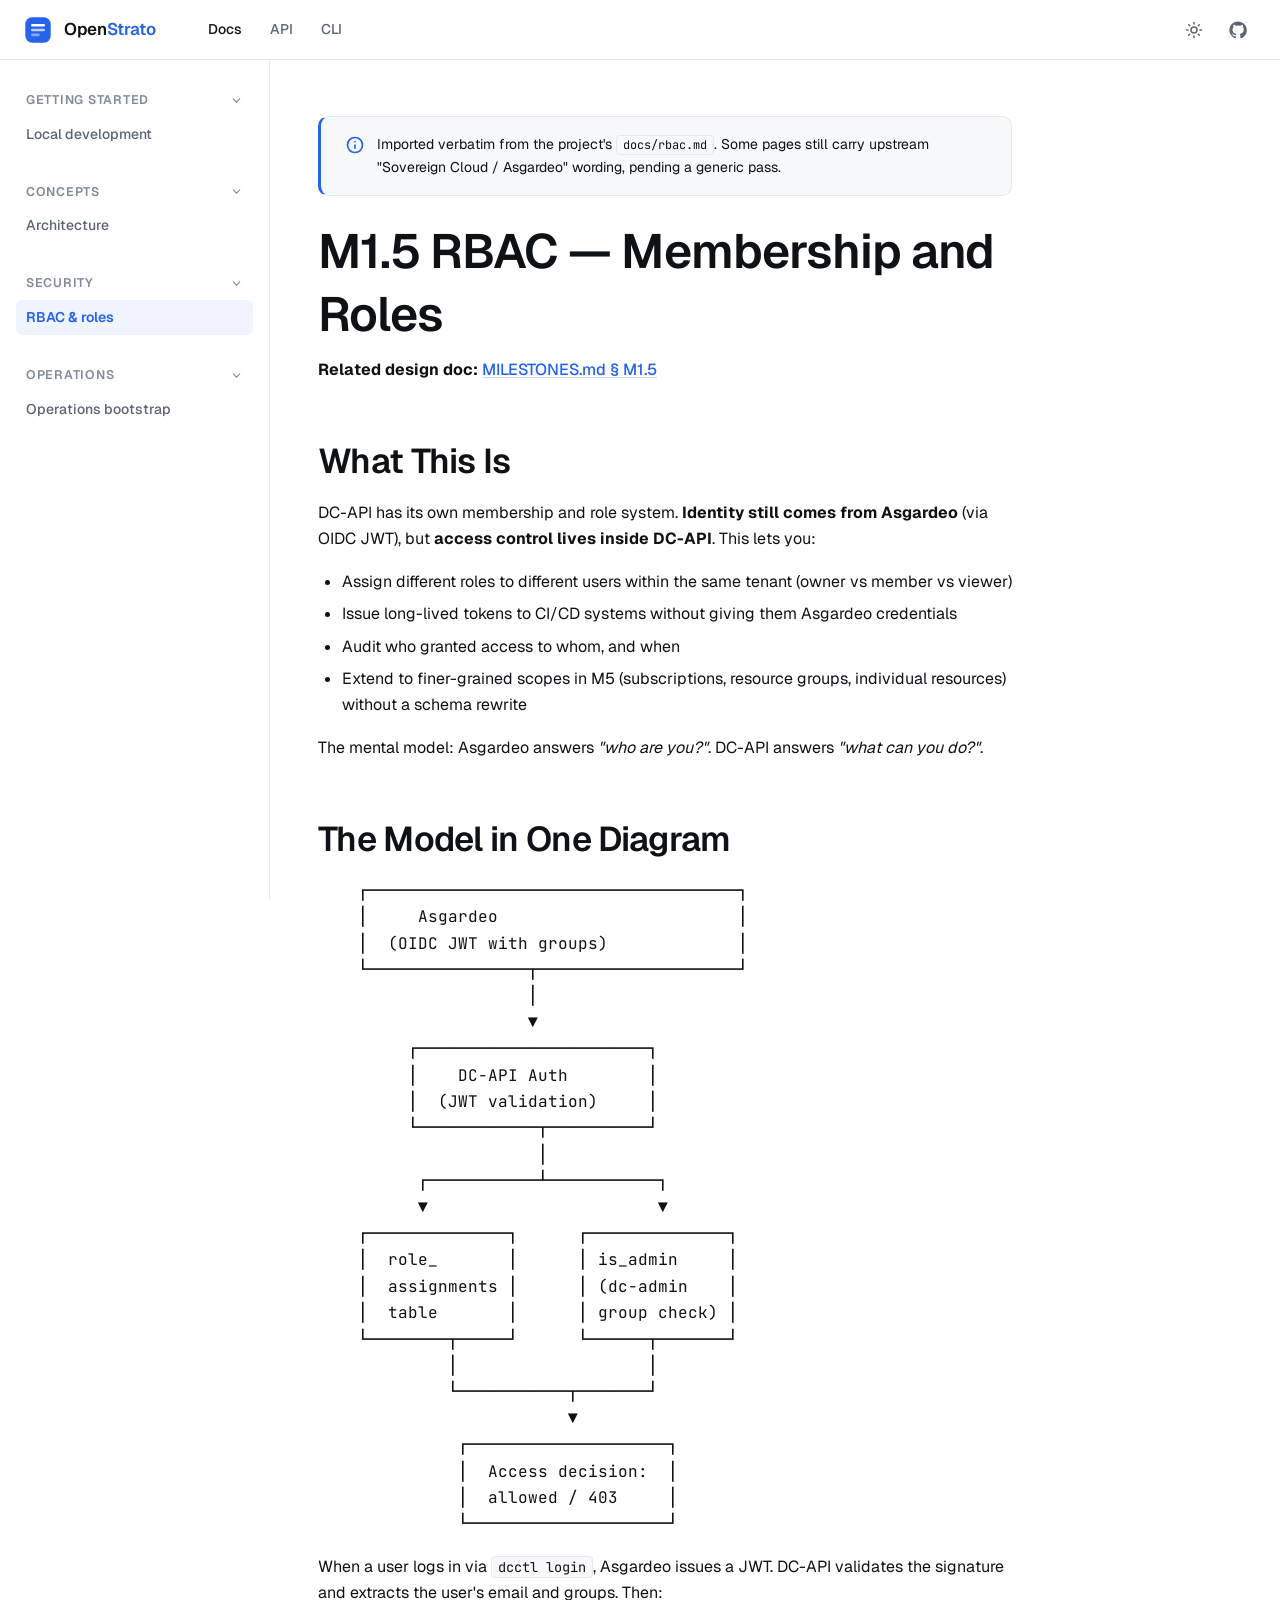
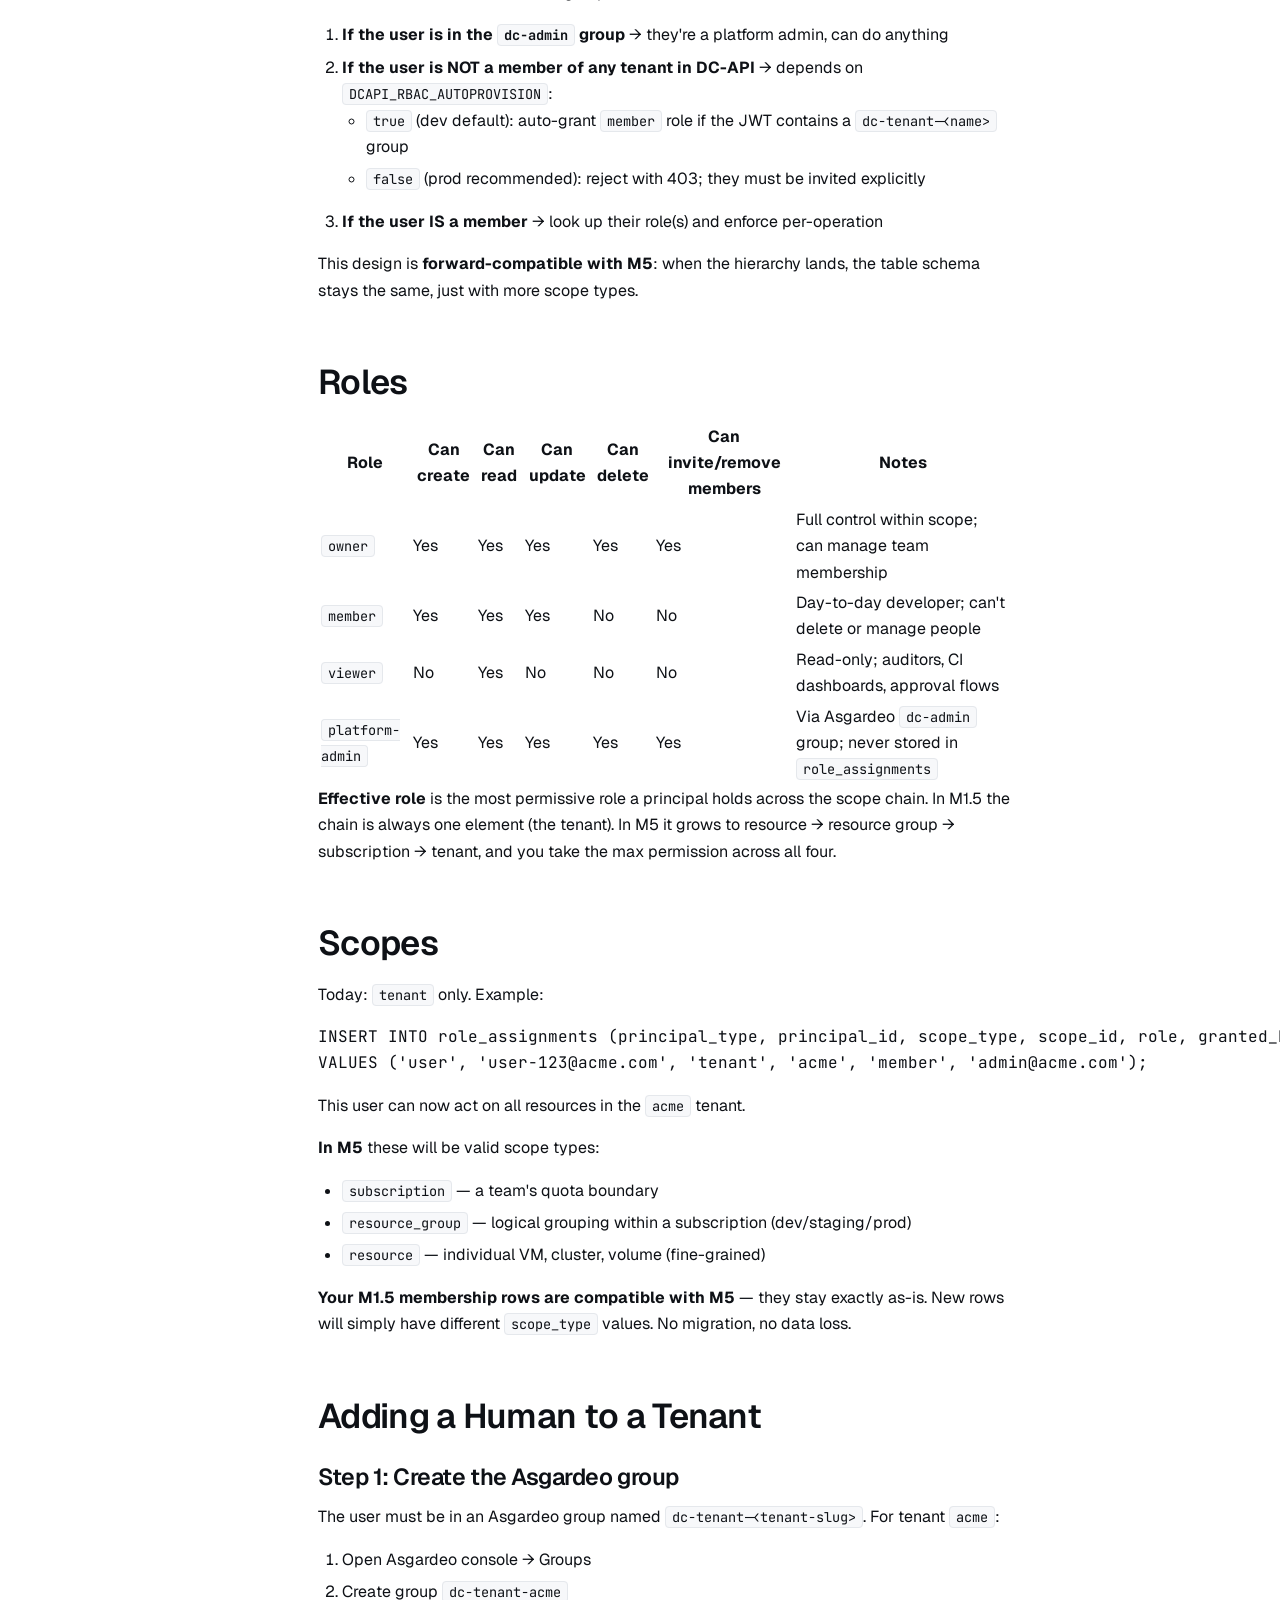
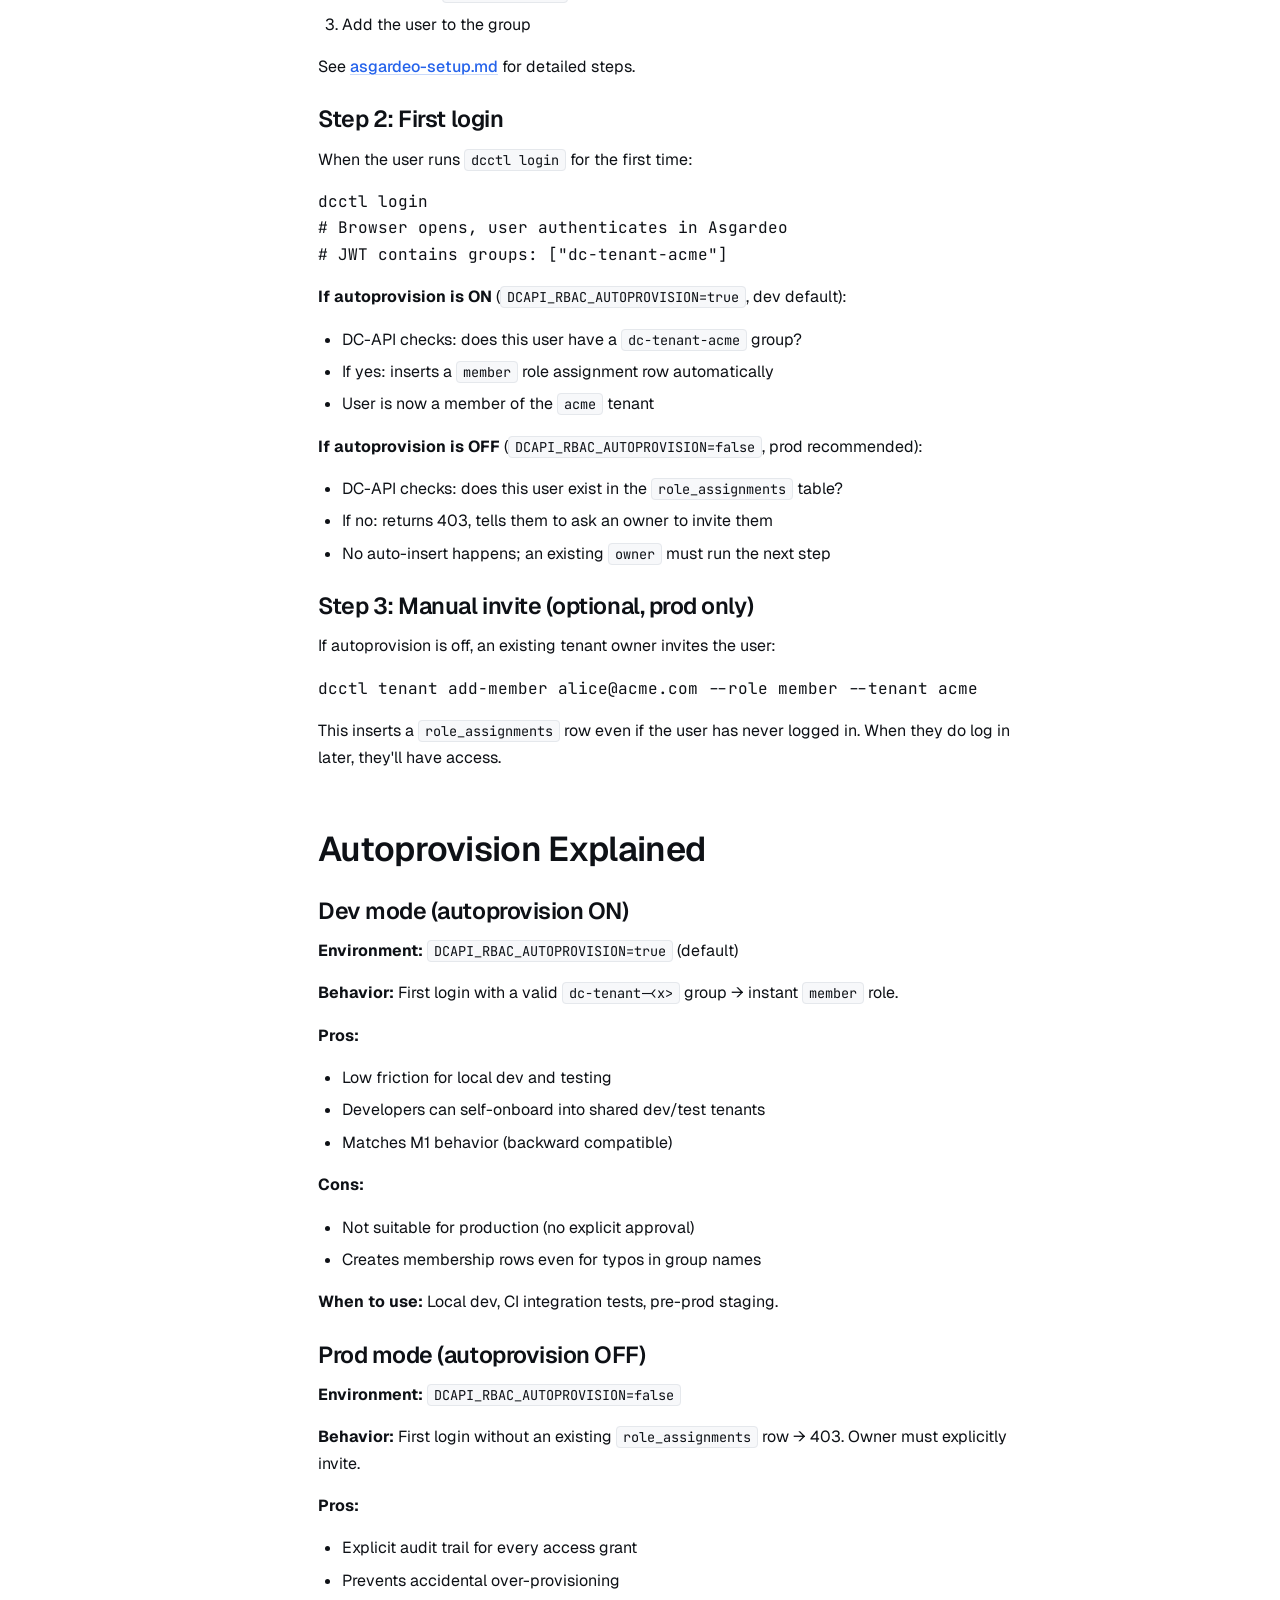
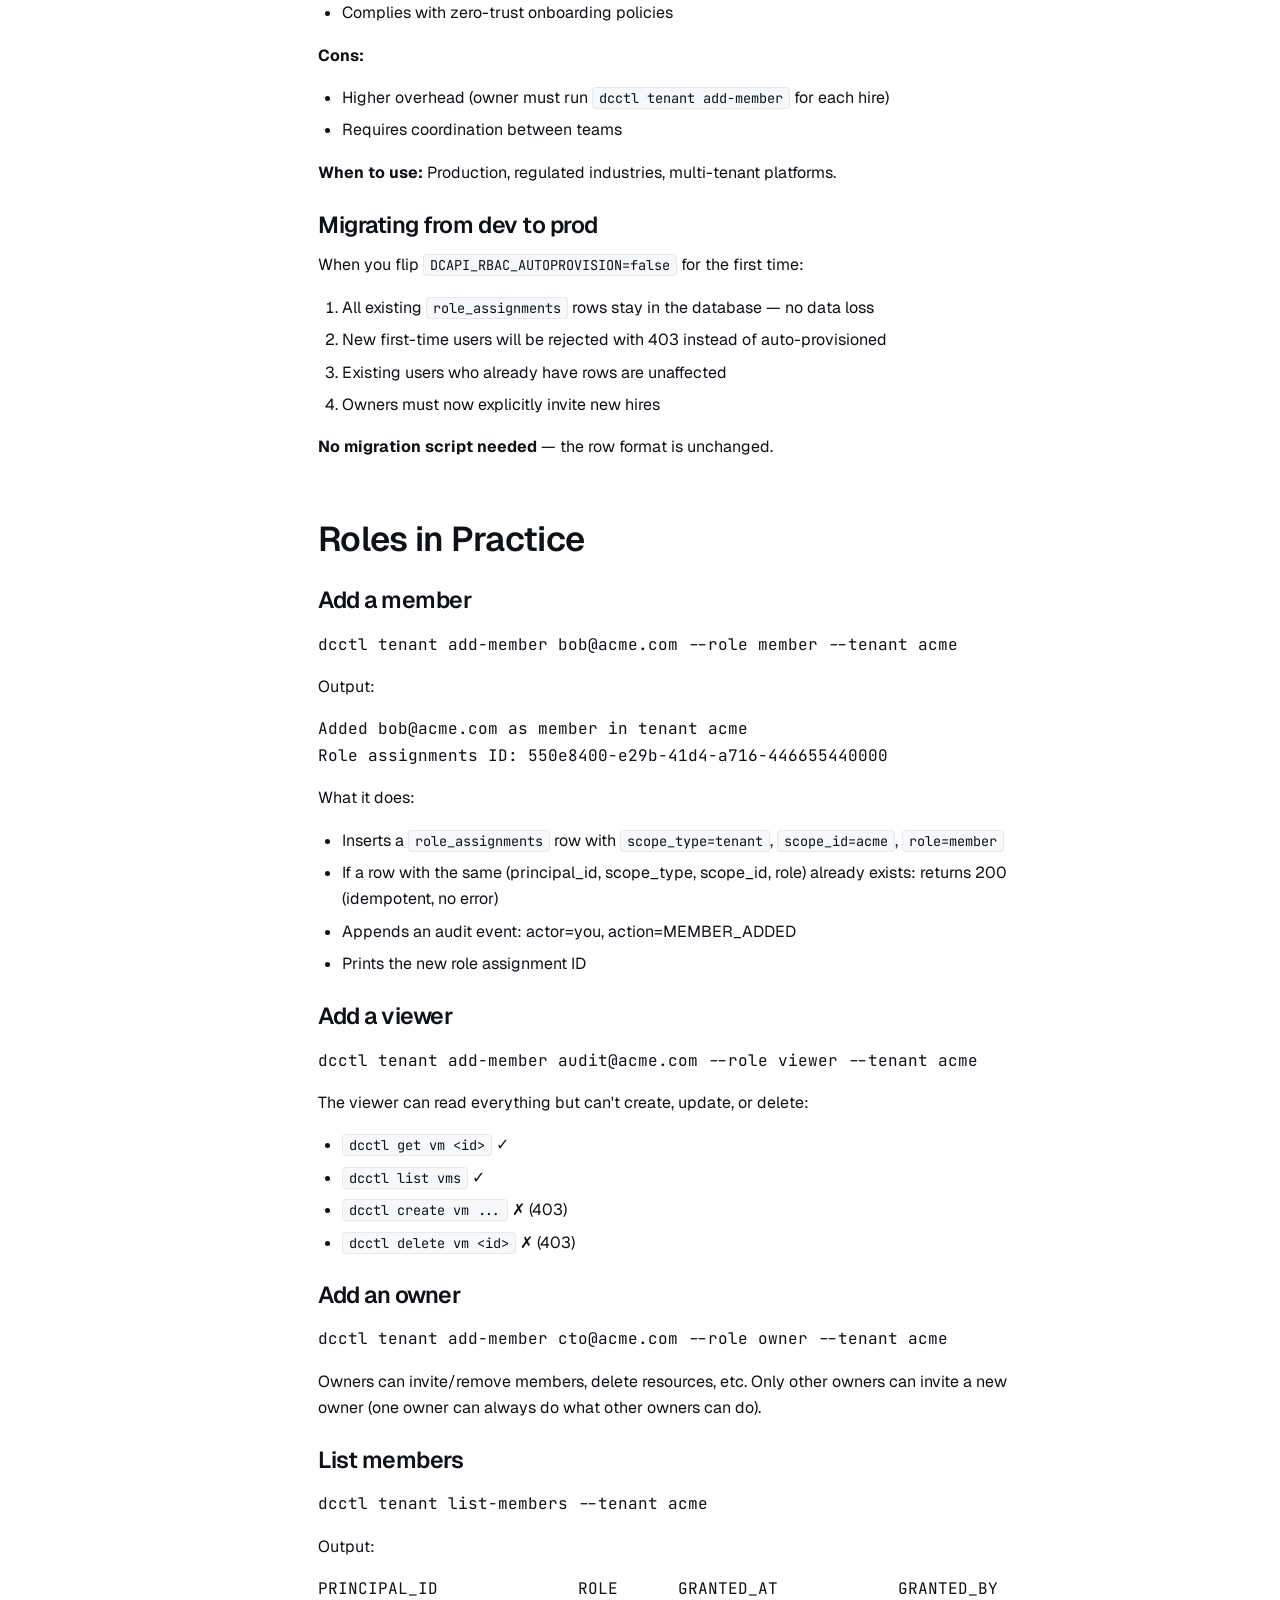
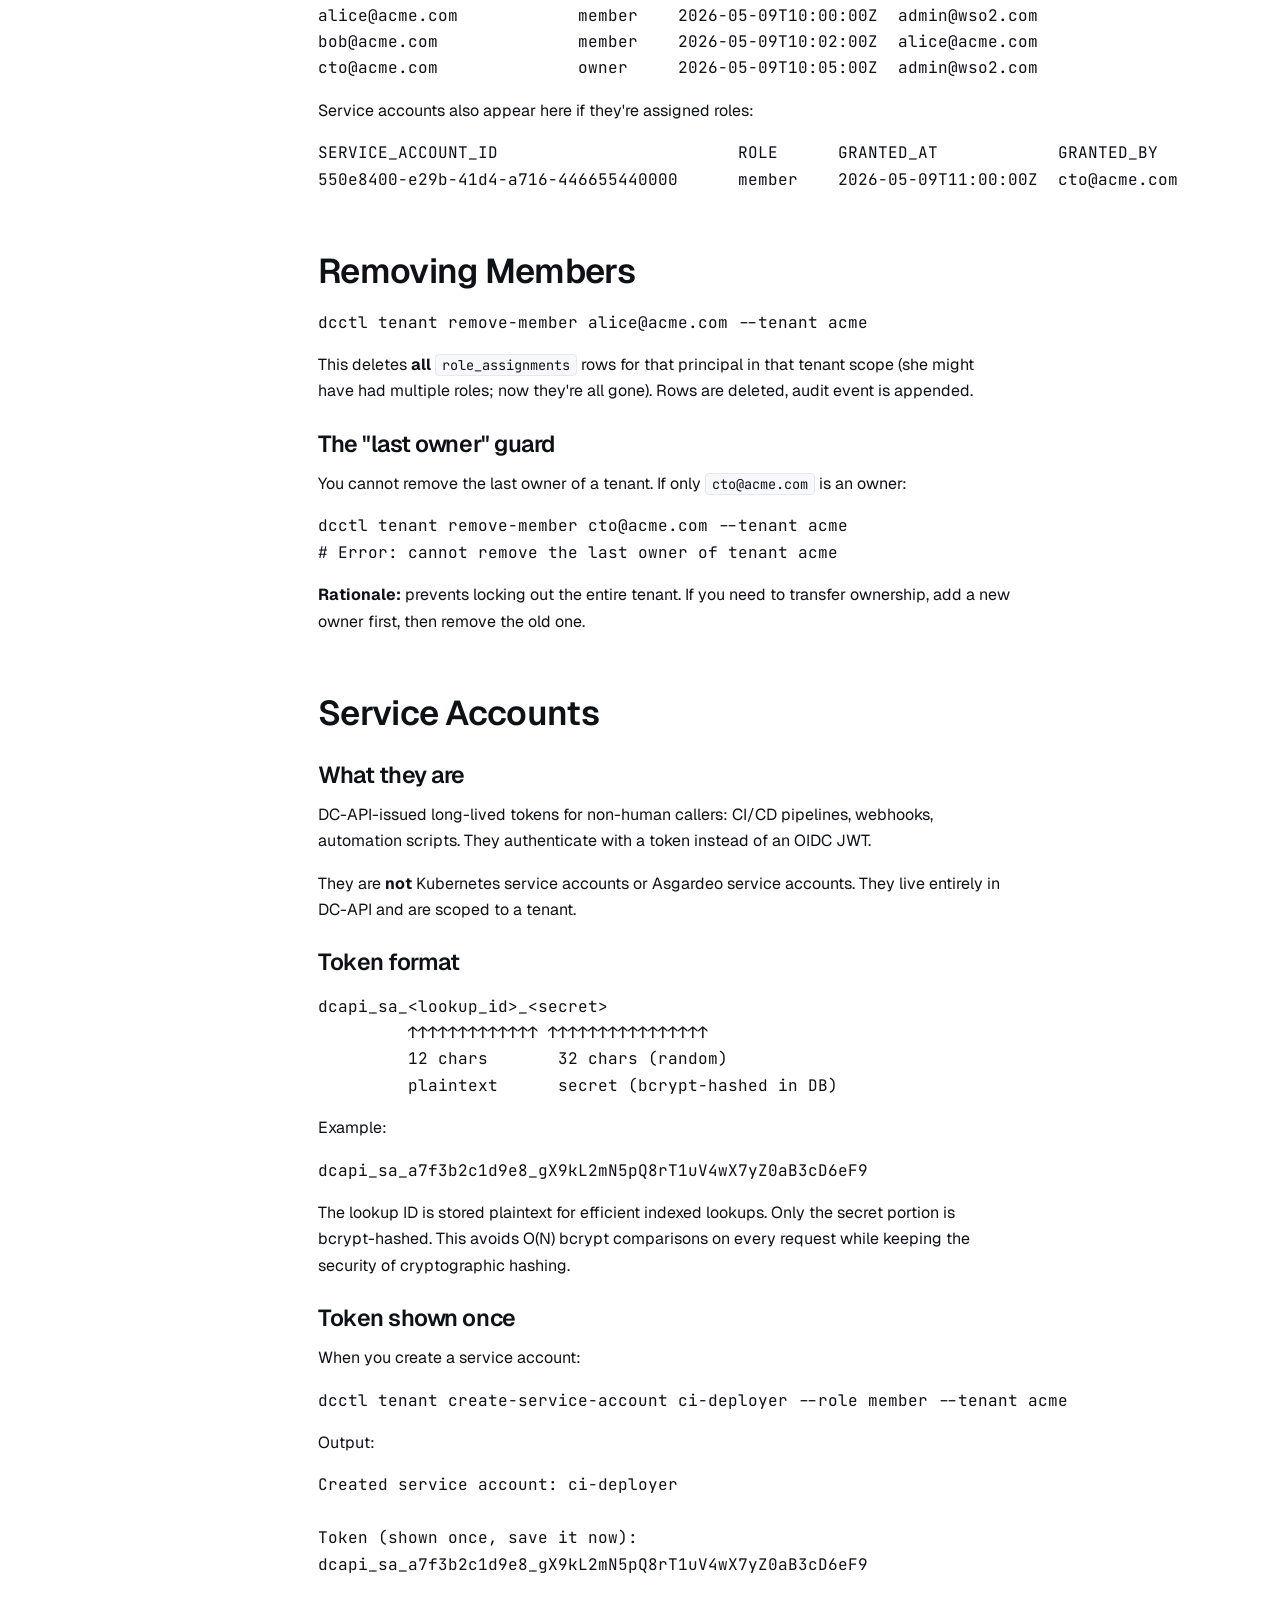
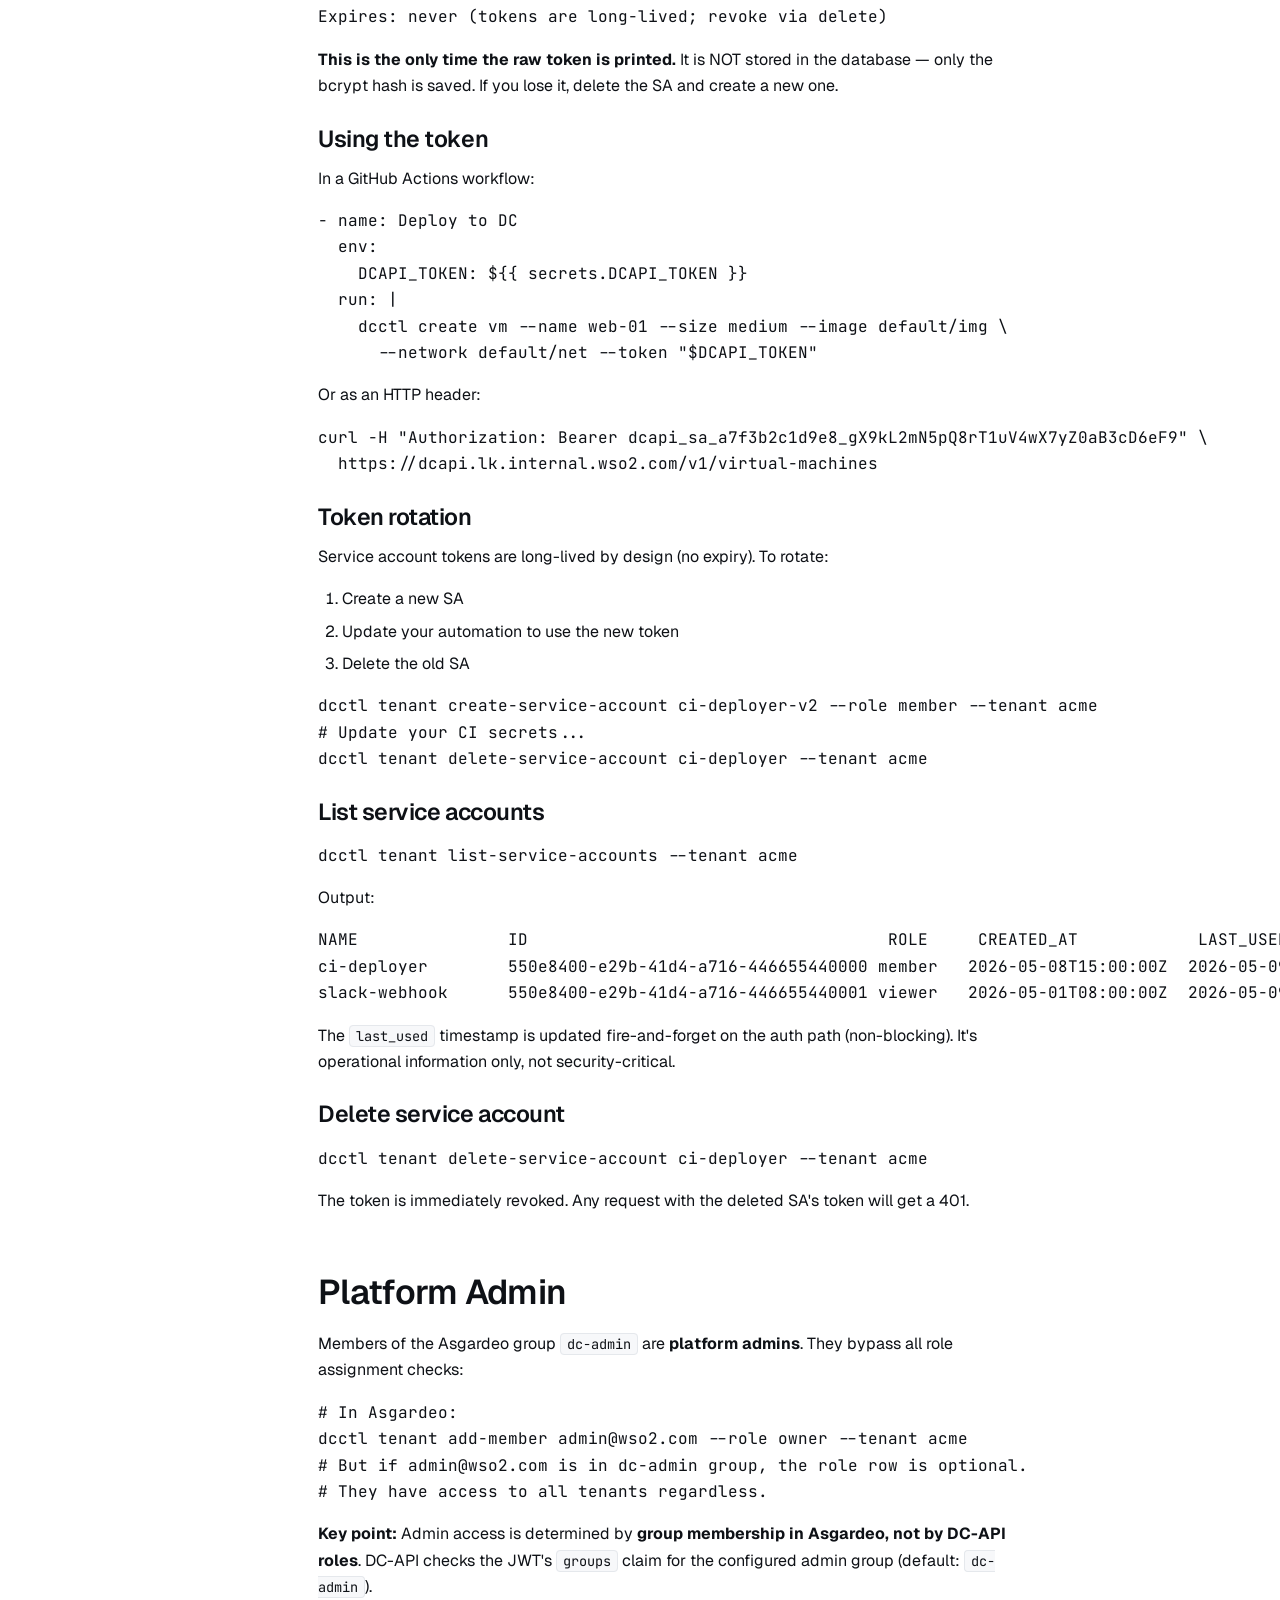
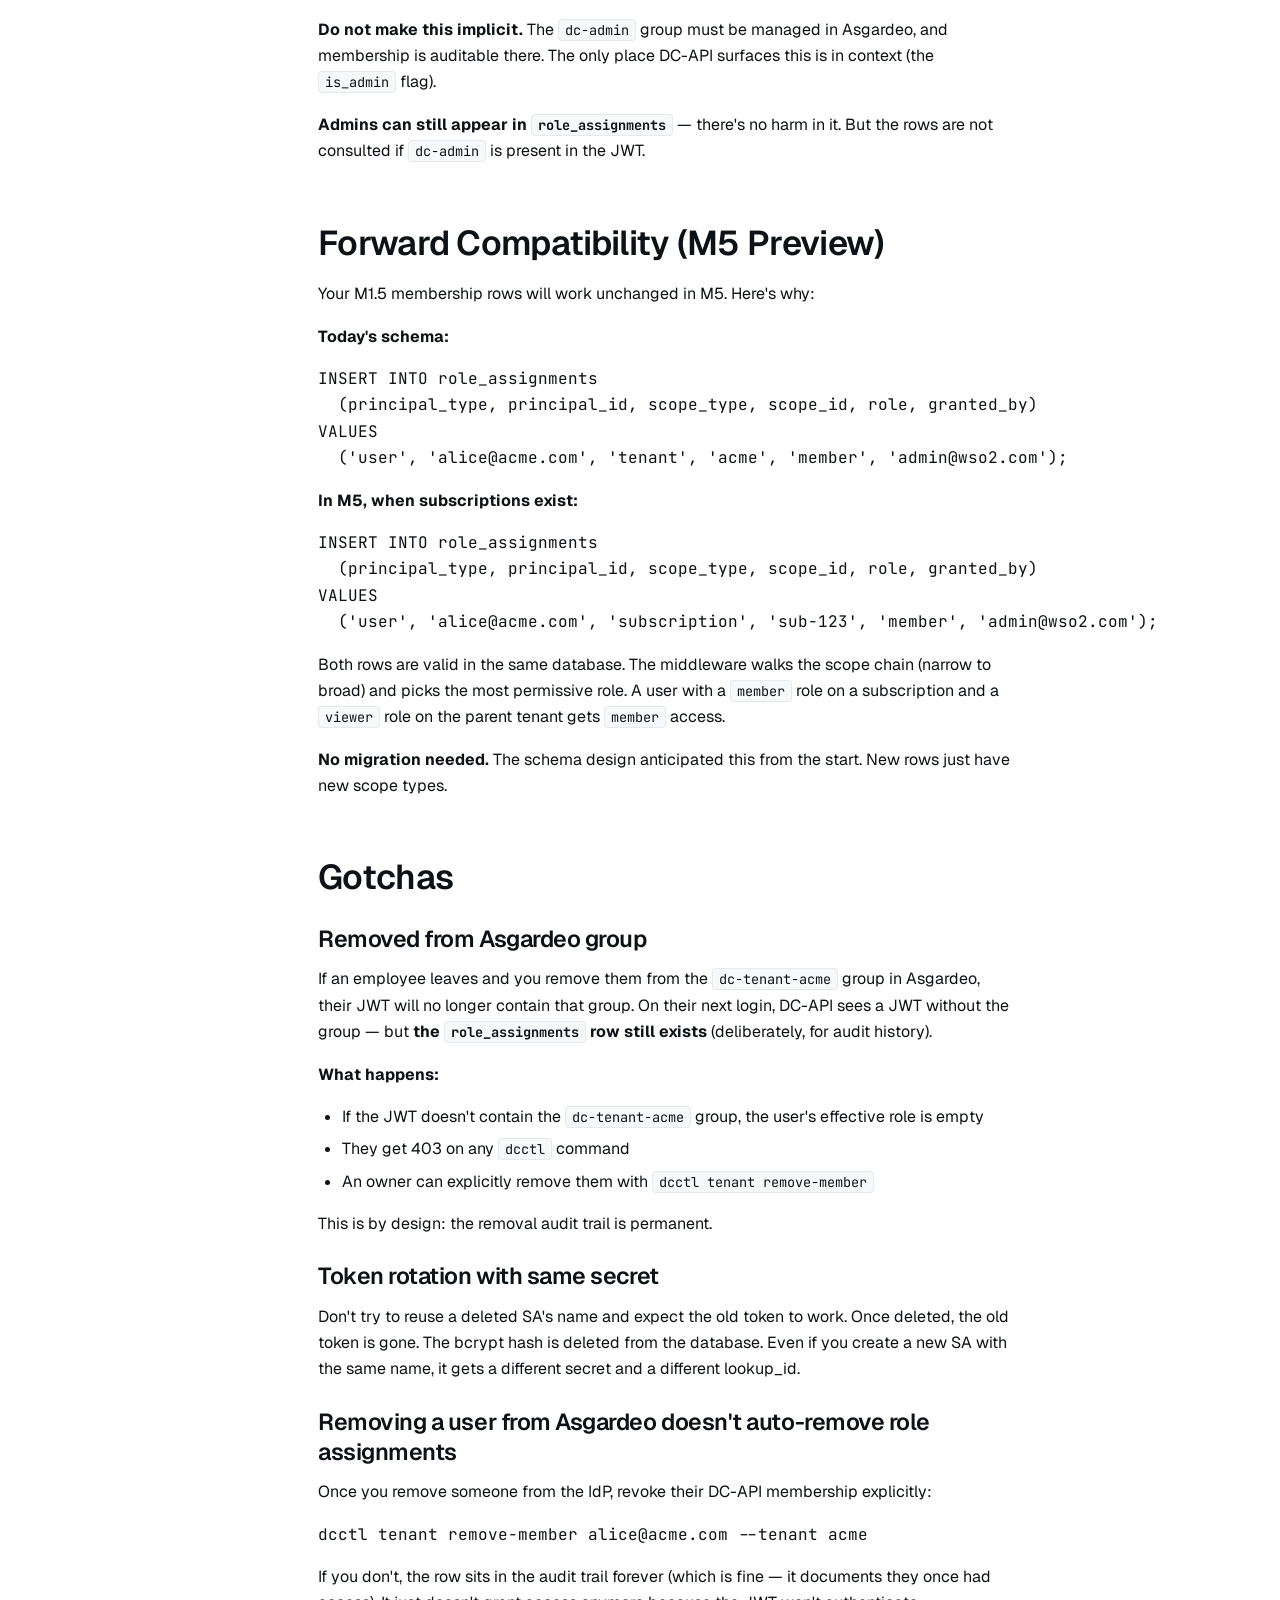
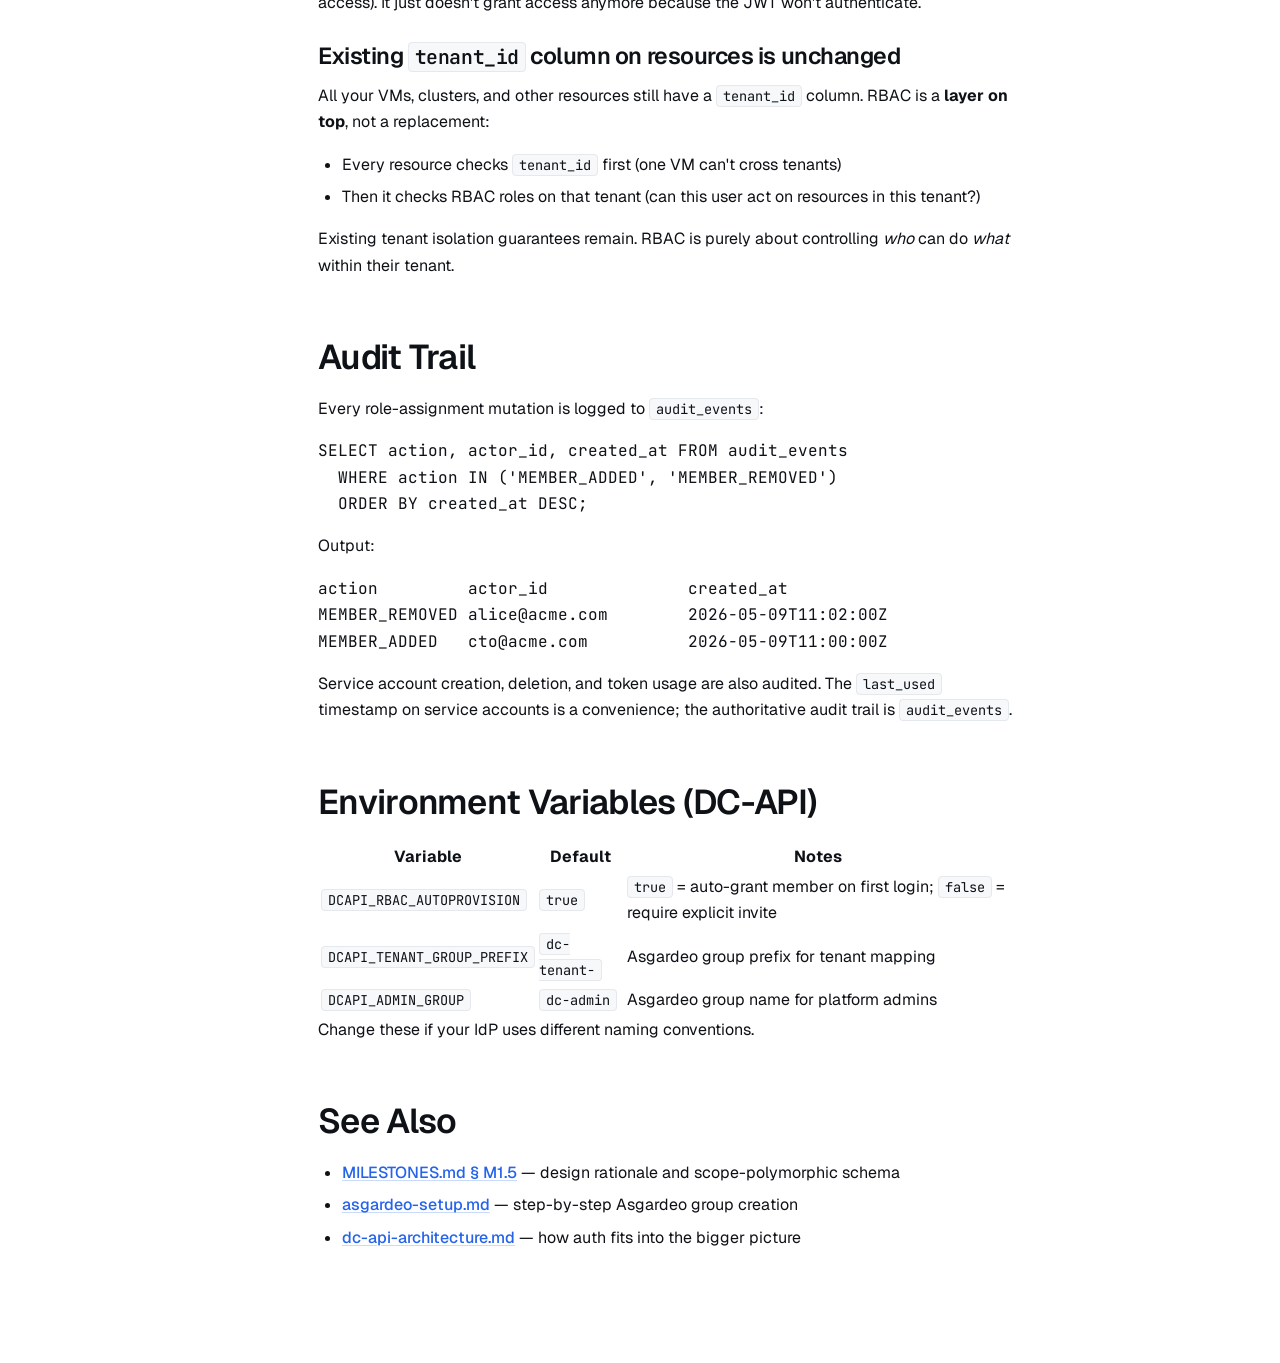
<file: website/docs/rbac.html>
<!DOCTYPE html>
<html lang="en" data-theme="light" data-density="comfortable">
<head>
<meta charset="UTF-8" />
<meta name="viewport" content="width=device-width, initial-scale=1" />
<title>RBAC & roles — OpenStrato Docs</title>
<link rel="preconnect" href="https://fonts.googleapis.com">
<link rel="preconnect" href="https://fonts.gstatic.com" crossorigin>
<link href="https://fonts.googleapis.com/css2?family=Geist:wght@400;500;600;700&family=JetBrains+Mono:wght@400;500;600&display=swap" rel="stylesheet">
<link rel="stylesheet" href="../styles/tokens.css">
<link rel="stylesheet" href="../styles/main.css">
<link rel="stylesheet" href="../styles/docs.css">
</head>
<body>
<a class="skip-link" href="#doc">Skip to content</a>
<header class="nav">
  <div class="nav__inner container" style="max-width:1440px">
    <button class="icon-btn docnav-toggle" id="docnavToggle" aria-label="Toggle navigation"><svg viewBox="0 0 24 24" fill="none" stroke="currentColor" stroke-width="2" stroke-linecap="round"><path d="M3 6h18M3 12h18M3 18h18"/></svg></button>
    <a class="brand" href="../index.html"><svg class="brand__mark" viewBox="0 0 32 32" fill="none"><rect x="1.5" y="1.5" width="29" height="29" rx="8" fill="var(--accent)"/><rect x="8" y="9" width="16" height="3" rx="1.5" fill="#fff"/><rect x="8" y="14.5" width="16" height="3" rx="1.5" fill="#fff" opacity="0.7"/><rect x="8" y="20" width="10" height="3" rx="1.5" fill="#fff" opacity="0.45"/></svg><span class="brand__name"><b>Open</b><span>Strato</span></span></a>
    <nav class="nav__links" aria-label="Primary">
      <a class="nav__link" href="index.html" style="color:var(--ink)">Docs</a>
      <a class="nav__link" href="../api/index.html">API</a>
      <a class="nav__link" href="cli/index.html">CLI</a>
    </nav>
    <div class="nav__spacer"></div>
    <div class="nav__actions">
      <button class="icon-btn theme-toggle" data-action="toggle-theme" aria-label="Toggle theme"><svg class="icon-sun" viewBox="0 0 24 24" fill="none" stroke="currentColor" stroke-width="2" stroke-linecap="round"><circle cx="12" cy="12" r="4"/><path d="M12 2v2M12 20v2M4.9 4.9l1.4 1.4M17.7 17.7l1.4 1.4M2 12h2M20 12h2M4.9 19.1l1.4-1.4M17.7 6.3l1.4-1.4"/></svg><svg class="icon-moon" viewBox="0 0 24 24" fill="none" stroke="currentColor" stroke-width="2" stroke-linecap="round"><path d="M21 12.8A9 9 0 1 1 11.2 3a7 7 0 0 0 9.8 9.8Z"/></svg></button>
      <a class="icon-btn" href="#" aria-label="GitHub"><svg viewBox="0 0 24 24" fill="currentColor"><path d="M12 .5C5.7.5.5 5.7.5 12c0 5.1 3.3 9.4 7.9 10.9.6.1.8-.3.8-.6v-2c-3.2.7-3.9-1.4-3.9-1.4-.5-1.3-1.3-1.7-1.3-1.7-1.1-.7.1-.7.1-.7 1.2.1 1.8 1.2 1.8 1.2 1 1.8 2.7 1.3 3.4 1 .1-.8.4-1.3.7-1.6-2.6-.3-5.3-1.3-5.3-5.8 0-1.3.5-2.3 1.2-3.1-.1-.3-.5-1.5.1-3.1 0 0 1-.3 3.3 1.2a11.5 11.5 0 0 1 6 0C17.3 4.7 18.3 5 18.3 5c.6 1.6.2 2.8.1 3.1.8.8 1.2 1.8 1.2 3.1 0 4.5-2.7 5.5-5.3 5.8.4.4.8 1.1.8 2.2v3.3c0 .3.2.7.8.6 4.6-1.5 7.9-5.8 7.9-10.9C23.5 5.7 18.3.5 12 .5Z"/></svg></a>
    </div>
  </div>
</header>
<div class="docshell">
  <aside class="docnav" id="docnav"><div class="docnav__group"><div class="docnav__title" data-collapse>Getting started <svg viewBox="0 0 24 24" fill="none" stroke="currentColor" stroke-width="2" stroke-linecap="round"><path d="m6 9 6 6 6-6"/></svg></div><div class="docnav__list"><a href="local-dev.html">Local development</a></div></div><div class="docnav__group"><div class="docnav__title" data-collapse>Concepts <svg viewBox="0 0 24 24" fill="none" stroke="currentColor" stroke-width="2" stroke-linecap="round"><path d="m6 9 6 6 6-6"/></svg></div><div class="docnav__list"><a href="architecture.html">Architecture</a></div></div><div class="docnav__group"><div class="docnav__title" data-collapse>Security <svg viewBox="0 0 24 24" fill="none" stroke="currentColor" stroke-width="2" stroke-linecap="round"><path d="m6 9 6 6 6-6"/></svg></div><div class="docnav__list"><a href="rbac.html" class="is-active">RBAC & roles</a></div></div><div class="docnav__group"><div class="docnav__title" data-collapse>Operations <svg viewBox="0 0 24 24" fill="none" stroke="currentColor" stroke-width="2" stroke-linecap="round"><path d="m6 9 6 6 6-6"/></svg></div><div class="docnav__list"><a href="ops-bootstrap.html">Operations bootstrap</a></div></div></aside>
  <main class="doccontent" id="doc"><article class="prose" style="max-width:860px"><div class="callout callout--note"><svg class="callout__icon" viewBox="0 0 24 24" fill="none" stroke="currentColor" stroke-width="2"><circle cx="12" cy="12" r="9"/><path d="M12 16v-4M12 8h.01" stroke-linecap="round"/></svg><div class="callout__body">Imported verbatim from the project's <code>docs/rbac.md</code>. Some pages still carry upstream "Sovereign Cloud / Asgardeo" wording, pending a generic pass.</div></div><h1>M1.5 RBAC — Membership and Roles</h1>
<p><strong>Related design doc:</strong> <a href="../MILESTONES.md#m15--full-rbac-before-m2-after-m1-e2e-test-passes">MILESTONES.md § M1.5</a></p>
<h2>What This Is</h2>
<p>DC-API has its own membership and role system. <strong>Identity still comes from Asgardeo</strong> (via OIDC JWT), but <strong>access control lives inside DC-API</strong>. This lets you:</p>
<ul>
<li>Assign different roles to different users within the same tenant (owner vs member vs viewer)</li>
<li>Issue long-lived tokens to CI/CD systems without giving them Asgardeo credentials</li>
<li>Audit who granted access to whom, and when</li>
<li>Extend to finer-grained scopes in M5 (subscriptions, resource groups, individual resources) without a schema rewrite</li>
</ul>
<p>The mental model: Asgardeo answers <em>&quot;who are you?&quot;</em>. DC-API answers <em>&quot;what can you do?&quot;</em>.</p>
<h2>The Model in One Diagram</h2>
<pre><code>    ┌─────────────────────────────────────┐
    │     Asgardeo                        │
    │  (OIDC JWT with groups)             │
    └────────────────┬────────────────────┘
                     │
                     ▼
         ┌───────────────────────┐
         │    DC-API Auth        │
         │  (JWT validation)     │
         └────────────┬──────────┘
                      │
          ┌───────────┴───────────┐
          ▼                       ▼
    ┌──────────────┐      ┌──────────────┐
    │  role_       │      │ is_admin     │
    │  assignments │      │ (dc-admin    │
    │  table       │      │ group check) │
    └────────┬─────┘      └──────┬───────┘
             │                   │
             └───────────┬───────┘
                         ▼
              ┌────────────────────┐
              │  Access decision:  │
              │  allowed / 403     │
              └────────────────────┘
</code></pre>
<p>When a user logs in via <code>dcctl login</code>, Asgardeo issues a JWT. DC-API validates the signature and extracts the user&#39;s email and groups. Then:</p>
<ol>
<li><strong>If the user is in the <code>dc-admin</code> group</strong> → they&#39;re a platform admin, can do anything</li>
<li><strong>If the user is NOT a member of any tenant in DC-API</strong> → depends on <code>DCAPI_RBAC_AUTOPROVISION</code>:<ul>
<li><code>true</code> (dev default): auto-grant <code>member</code> role if the JWT contains a <code>dc-tenant-&lt;name&gt;</code> group</li>
<li><code>false</code> (prod recommended): reject with 403; they must be invited explicitly</li>
</ul>
</li>
<li><strong>If the user IS a member</strong> → look up their role(s) and enforce per-operation</li>
</ol>
<p>This design is <strong>forward-compatible with M5</strong>: when the hierarchy lands, the table schema stays the same, just with more scope types.</p>
<h2>Roles</h2>
<table>
<thead>
<tr>
<th>Role</th>
<th>Can create</th>
<th>Can read</th>
<th>Can update</th>
<th>Can delete</th>
<th>Can invite/remove members</th>
<th>Notes</th>
</tr>
</thead>
<tbody><tr>
<td><code>owner</code></td>
<td>Yes</td>
<td>Yes</td>
<td>Yes</td>
<td>Yes</td>
<td>Yes</td>
<td>Full control within scope; can manage team membership</td>
</tr>
<tr>
<td><code>member</code></td>
<td>Yes</td>
<td>Yes</td>
<td>Yes</td>
<td>No</td>
<td>No</td>
<td>Day-to-day developer; can&#39;t delete or manage people</td>
</tr>
<tr>
<td><code>viewer</code></td>
<td>No</td>
<td>Yes</td>
<td>No</td>
<td>No</td>
<td>No</td>
<td>Read-only; auditors, CI dashboards, approval flows</td>
</tr>
<tr>
<td><code>platform-admin</code></td>
<td>Yes</td>
<td>Yes</td>
<td>Yes</td>
<td>Yes</td>
<td>Yes</td>
<td>Via Asgardeo <code>dc-admin</code> group; never stored in <code>role_assignments</code></td>
</tr>
</tbody></table>
<p><strong>Effective role</strong> is the most permissive role a principal holds across the scope chain. In M1.5 the chain is always one element (the tenant). In M5 it grows to resource → resource group → subscription → tenant, and you take the max permission across all four.</p>
<h2>Scopes</h2>
<p>Today: <code>tenant</code> only. Example:</p>
<pre><code class="language-sql">INSERT INTO role_assignments (principal_type, principal_id, scope_type, scope_id, role, granted_by)
VALUES (&#39;user&#39;, &#39;user-123@acme.com&#39;, &#39;tenant&#39;, &#39;acme&#39;, &#39;member&#39;, &#39;admin@acme.com&#39;);
</code></pre>
<p>This user can now act on all resources in the <code>acme</code> tenant.</p>
<p><strong>In M5</strong> these will be valid scope types:</p>
<ul>
<li><code>subscription</code> — a team&#39;s quota boundary</li>
<li><code>resource_group</code> — logical grouping within a subscription (dev/staging/prod)</li>
<li><code>resource</code> — individual VM, cluster, volume (fine-grained)</li>
</ul>
<p><strong>Your M1.5 membership rows are compatible with M5</strong> — they stay exactly as-is. New rows will simply have different <code>scope_type</code> values. No migration, no data loss.</p>
<h2>Adding a Human to a Tenant</h2>
<h3>Step 1: Create the Asgardeo group</h3>
<p>The user must be in an Asgardeo group named <code>dc-tenant-&lt;tenant-slug&gt;</code>. For tenant <code>acme</code>:</p>
<ol>
<li>Open Asgardeo console → Groups</li>
<li>Create group <code>dc-tenant-acme</code></li>
<li>Add the user to the group</li>
</ol>
<p>See <a href="asgardeo-setup.md">asgardeo-setup.md</a> for detailed steps.</p>
<h3>Step 2: First login</h3>
<p>When the user runs <code>dcctl login</code> for the first time:</p>
<pre><code class="language-bash">dcctl login
# Browser opens, user authenticates in Asgardeo
# JWT contains groups: [&quot;dc-tenant-acme&quot;]
</code></pre>
<p><strong>If autoprovision is ON</strong> (<code>DCAPI_RBAC_AUTOPROVISION=true</code>, dev default):</p>
<ul>
<li>DC-API checks: does this user have a <code>dc-tenant-acme</code> group?</li>
<li>If yes: inserts a <code>member</code> role assignment row automatically</li>
<li>User is now a member of the <code>acme</code> tenant</li>
</ul>
<p><strong>If autoprovision is OFF</strong> (<code>DCAPI_RBAC_AUTOPROVISION=false</code>, prod recommended):</p>
<ul>
<li>DC-API checks: does this user exist in the <code>role_assignments</code> table?</li>
<li>If no: returns 403, tells them to ask an owner to invite them</li>
<li>No auto-insert happens; an existing <code>owner</code> must run the next step</li>
</ul>
<h3>Step 3: Manual invite (optional, prod only)</h3>
<p>If autoprovision is off, an existing tenant owner invites the user:</p>
<pre><code class="language-bash">dcctl tenant add-member alice@acme.com --role member --tenant acme
</code></pre>
<p>This inserts a <code>role_assignments</code> row even if the user has never logged in. When they do log in later, they&#39;ll have access.</p>
<h2>Autoprovision Explained</h2>
<h3>Dev mode (autoprovision ON)</h3>
<p><strong>Environment:</strong> <code>DCAPI_RBAC_AUTOPROVISION=true</code> (default)</p>
<p><strong>Behavior:</strong> First login with a valid <code>dc-tenant-&lt;x&gt;</code> group → instant <code>member</code> role.</p>
<p><strong>Pros:</strong></p>
<ul>
<li>Low friction for local dev and testing</li>
<li>Developers can self-onboard into shared dev/test tenants</li>
<li>Matches M1 behavior (backward compatible)</li>
</ul>
<p><strong>Cons:</strong></p>
<ul>
<li>Not suitable for production (no explicit approval)</li>
<li>Creates membership rows even for typos in group names</li>
</ul>
<p><strong>When to use:</strong> Local dev, CI integration tests, pre-prod staging.</p>
<h3>Prod mode (autoprovision OFF)</h3>
<p><strong>Environment:</strong> <code>DCAPI_RBAC_AUTOPROVISION=false</code></p>
<p><strong>Behavior:</strong> First login without an existing <code>role_assignments</code> row → 403. Owner must explicitly invite.</p>
<p><strong>Pros:</strong></p>
<ul>
<li>Explicit audit trail for every access grant</li>
<li>Prevents accidental over-provisioning</li>
<li>Complies with zero-trust onboarding policies</li>
</ul>
<p><strong>Cons:</strong></p>
<ul>
<li>Higher overhead (owner must run <code>dcctl tenant add-member</code> for each hire)</li>
<li>Requires coordination between teams</li>
</ul>
<p><strong>When to use:</strong> Production, regulated industries, multi-tenant platforms.</p>
<h3>Migrating from dev to prod</h3>
<p>When you flip <code>DCAPI_RBAC_AUTOPROVISION=false</code> for the first time:</p>
<ol>
<li>All existing <code>role_assignments</code> rows stay in the database — no data loss</li>
<li>New first-time users will be rejected with 403 instead of auto-provisioned</li>
<li>Existing users who already have rows are unaffected</li>
<li>Owners must now explicitly invite new hires</li>
</ol>
<p><strong>No migration script needed</strong> — the row format is unchanged.</p>
<h2>Roles in Practice</h2>
<h3>Add a member</h3>
<pre><code class="language-bash">dcctl tenant add-member bob@acme.com --role member --tenant acme
</code></pre>
<p>Output:</p>
<pre><code>Added bob@acme.com as member in tenant acme
Role assignments ID: 550e8400-e29b-41d4-a716-446655440000
</code></pre>
<p>What it does:</p>
<ul>
<li>Inserts a <code>role_assignments</code> row with <code>scope_type=tenant</code>, <code>scope_id=acme</code>, <code>role=member</code></li>
<li>If a row with the same (principal_id, scope_type, scope_id, role) already exists: returns 200 (idempotent, no error)</li>
<li>Appends an audit event: actor=you, action=MEMBER_ADDED</li>
<li>Prints the new role assignment ID</li>
</ul>
<h3>Add a viewer</h3>
<pre><code class="language-bash">dcctl tenant add-member audit@acme.com --role viewer --tenant acme
</code></pre>
<p>The viewer can read everything but can&#39;t create, update, or delete:</p>
<ul>
<li><code>dcctl get vm &lt;id&gt;</code> ✓</li>
<li><code>dcctl list vms</code> ✓</li>
<li><code>dcctl create vm ...</code> ✗ (403)</li>
<li><code>dcctl delete vm &lt;id&gt;</code> ✗ (403)</li>
</ul>
<h3>Add an owner</h3>
<pre><code class="language-bash">dcctl tenant add-member cto@acme.com --role owner --tenant acme
</code></pre>
<p>Owners can invite/remove members, delete resources, etc. Only other owners can invite a new owner (one owner can always do what other owners can do).</p>
<h3>List members</h3>
<pre><code class="language-bash">dcctl tenant list-members --tenant acme
</code></pre>
<p>Output:</p>
<pre><code>PRINCIPAL_ID              ROLE      GRANTED_AT            GRANTED_BY
alice@acme.com            member    2026-05-09T10:00:00Z  admin@wso2.com
bob@acme.com              member    2026-05-09T10:02:00Z  alice@acme.com
cto@acme.com              owner     2026-05-09T10:05:00Z  admin@wso2.com
</code></pre>
<p>Service accounts also appear here if they&#39;re assigned roles:</p>
<pre><code>SERVICE_ACCOUNT_ID                        ROLE      GRANTED_AT            GRANTED_BY
550e8400-e29b-41d4-a716-446655440000      member    2026-05-09T11:00:00Z  cto@acme.com
</code></pre>
<h2>Removing Members</h2>
<pre><code class="language-bash">dcctl tenant remove-member alice@acme.com --tenant acme
</code></pre>
<p>This deletes <strong>all</strong> <code>role_assignments</code> rows for that principal in that tenant scope (she might have had multiple roles; now they&#39;re all gone). Rows are deleted, audit event is appended.</p>
<h3>The &quot;last owner&quot; guard</h3>
<p>You cannot remove the last owner of a tenant. If only <code>cto@acme.com</code> is an owner:</p>
<pre><code class="language-bash">dcctl tenant remove-member cto@acme.com --tenant acme
# Error: cannot remove the last owner of tenant acme
</code></pre>
<p><strong>Rationale:</strong> prevents locking out the entire tenant. If you need to transfer ownership, add a new owner first, then remove the old one.</p>
<h2>Service Accounts</h2>
<h3>What they are</h3>
<p>DC-API-issued long-lived tokens for non-human callers: CI/CD pipelines, webhooks, automation scripts. They authenticate with a token instead of an OIDC JWT.</p>
<p>They are <strong>not</strong> Kubernetes service accounts or Asgardeo service accounts. They live entirely in DC-API and are scoped to a tenant.</p>
<h3>Token format</h3>
<pre><code>dcapi_sa_&lt;lookup_id&gt;_&lt;secret&gt;
         ↑↑↑↑↑↑↑↑↑↑↑↑↑ ↑↑↑↑↑↑↑↑↑↑↑↑↑↑↑↑
         12 chars       32 chars (random)
         plaintext      secret (bcrypt-hashed in DB)
</code></pre>
<p>Example:</p>
<pre><code>dcapi_sa_a7f3b2c1d9e8_gX9kL2mN5pQ8rT1uV4wX7yZ0aB3cD6eF9
</code></pre>
<p>The lookup ID is stored plaintext for efficient indexed lookups. Only the secret portion is bcrypt-hashed. This avoids O(N) bcrypt comparisons on every request while keeping the security of cryptographic hashing.</p>
<h3>Token shown once</h3>
<p>When you create a service account:</p>
<pre><code class="language-bash">dcctl tenant create-service-account ci-deployer --role member --tenant acme
</code></pre>
<p>Output:</p>
<pre><code>Created service account: ci-deployer

Token (shown once, save it now):
dcapi_sa_a7f3b2c1d9e8_gX9kL2mN5pQ8rT1uV4wX7yZ0aB3cD6eF9

Expires: never (tokens are long-lived; revoke via delete)
</code></pre>
<p><strong>This is the only time the raw token is printed.</strong> It is NOT stored in the database — only the bcrypt hash is saved. If you lose it, delete the SA and create a new one.</p>
<h3>Using the token</h3>
<p>In a GitHub Actions workflow:</p>
<pre><code class="language-yaml">- name: Deploy to DC
  env:
    DCAPI_TOKEN: ${{ secrets.DCAPI_TOKEN }}
  run: |
    dcctl create vm --name web-01 --size medium --image default/img \
      --network default/net --token &quot;$DCAPI_TOKEN&quot;
</code></pre>
<p>Or as an HTTP header:</p>
<pre><code class="language-bash">curl -H &quot;Authorization: Bearer dcapi_sa_a7f3b2c1d9e8_gX9kL2mN5pQ8rT1uV4wX7yZ0aB3cD6eF9&quot; \
  https://dcapi.lk.internal.wso2.com/v1/virtual-machines
</code></pre>
<h3>Token rotation</h3>
<p>Service account tokens are long-lived by design (no expiry). To rotate:</p>
<ol>
<li>Create a new SA</li>
<li>Update your automation to use the new token</li>
<li>Delete the old SA</li>
</ol>
<pre><code class="language-bash">dcctl tenant create-service-account ci-deployer-v2 --role member --tenant acme
# Update your CI secrets...
dcctl tenant delete-service-account ci-deployer --tenant acme
</code></pre>
<h3>List service accounts</h3>
<pre><code class="language-bash">dcctl tenant list-service-accounts --tenant acme
</code></pre>
<p>Output:</p>
<pre><code>NAME               ID                                    ROLE     CREATED_AT            LAST_USED
ci-deployer        550e8400-e29b-41d4-a716-446655440000 member   2026-05-08T15:00:00Z  2026-05-09T10:32:14Z
slack-webhook      550e8400-e29b-41d4-a716-446655440001 viewer   2026-05-01T08:00:00Z  2026-05-09T09:45:00Z
</code></pre>
<p>The <code>last_used</code> timestamp is updated fire-and-forget on the auth path (non-blocking). It&#39;s operational information only, not security-critical.</p>
<h3>Delete service account</h3>
<pre><code class="language-bash">dcctl tenant delete-service-account ci-deployer --tenant acme
</code></pre>
<p>The token is immediately revoked. Any request with the deleted SA&#39;s token will get a 401.</p>
<h2>Platform Admin</h2>
<p>Members of the Asgardeo group <code>dc-admin</code> are <strong>platform admins</strong>. They bypass all role assignment checks:</p>
<pre><code class="language-bash"># In Asgardeo:
dcctl tenant add-member admin@wso2.com --role owner --tenant acme
# But if admin@wso2.com is in dc-admin group, the role row is optional.
# They have access to all tenants regardless.
</code></pre>
<p><strong>Key point:</strong> Admin access is determined by <strong>group membership in Asgardeo, not by DC-API roles</strong>. DC-API checks the JWT&#39;s <code>groups</code> claim for the configured admin group (default: <code>dc-admin</code>).</p>
<p><strong>Do not make this implicit.</strong> The <code>dc-admin</code> group must be managed in Asgardeo, and membership is auditable there. The only place DC-API surfaces this is in context (the <code>is_admin</code> flag).</p>
<p><strong>Admins can still appear in <code>role_assignments</code></strong> — there&#39;s no harm in it. But the rows are not consulted if <code>dc-admin</code> is present in the JWT.</p>
<h2>Forward Compatibility (M5 Preview)</h2>
<p>Your M1.5 membership rows will work unchanged in M5. Here&#39;s why:</p>
<p><strong>Today&#39;s schema:</strong></p>
<pre><code class="language-sql">INSERT INTO role_assignments
  (principal_type, principal_id, scope_type, scope_id, role, granted_by)
VALUES
  (&#39;user&#39;, &#39;alice@acme.com&#39;, &#39;tenant&#39;, &#39;acme&#39;, &#39;member&#39;, &#39;admin@wso2.com&#39;);
</code></pre>
<p><strong>In M5, when subscriptions exist:</strong></p>
<pre><code class="language-sql">INSERT INTO role_assignments
  (principal_type, principal_id, scope_type, scope_id, role, granted_by)
VALUES
  (&#39;user&#39;, &#39;alice@acme.com&#39;, &#39;subscription&#39;, &#39;sub-123&#39;, &#39;member&#39;, &#39;admin@wso2.com&#39;);
</code></pre>
<p>Both rows are valid in the same database. The middleware walks the scope chain (narrow to broad) and picks the most permissive role. A user with a <code>member</code> role on a subscription and a <code>viewer</code> role on the parent tenant gets <code>member</code> access.</p>
<p><strong>No migration needed.</strong> The schema design anticipated this from the start. New rows just have new scope types.</p>
<h2>Gotchas</h2>
<h3>Removed from Asgardeo group</h3>
<p>If an employee leaves and you remove them from the <code>dc-tenant-acme</code> group in Asgardeo, their JWT will no longer contain that group. On their next login, DC-API sees a JWT without the group — but <strong>the <code>role_assignments</code> row still exists</strong> (deliberately, for audit history).</p>
<p><strong>What happens:</strong></p>
<ul>
<li>If the JWT doesn&#39;t contain the <code>dc-tenant-acme</code> group, the user&#39;s effective role is empty</li>
<li>They get 403 on any <code>dcctl</code> command</li>
<li>An owner can explicitly remove them with <code>dcctl tenant remove-member</code></li>
</ul>
<p>This is by design: the removal audit trail is permanent.</p>
<h3>Token rotation with same secret</h3>
<p>Don&#39;t try to reuse a deleted SA&#39;s name and expect the old token to work. Once deleted, the old token is gone. The bcrypt hash is deleted from the database. Even if you create a new SA with the same name, it gets a different secret and a different lookup_id.</p>
<h3>Removing a user from Asgardeo doesn&#39;t auto-remove role assignments</h3>
<p>Once you remove someone from the IdP, revoke their DC-API membership explicitly:</p>
<pre><code class="language-bash">dcctl tenant remove-member alice@acme.com --tenant acme
</code></pre>
<p>If you don&#39;t, the row sits in the audit trail forever (which is fine — it documents they once had access). It just doesn&#39;t grant access anymore because the JWT won&#39;t authenticate.</p>
<h3>Existing <code>tenant_id</code> column on resources is unchanged</h3>
<p>All your VMs, clusters, and other resources still have a <code>tenant_id</code> column. RBAC is a <strong>layer on top</strong>, not a replacement:</p>
<ul>
<li>Every resource checks <code>tenant_id</code> first (one VM can&#39;t cross tenants)</li>
<li>Then it checks RBAC roles on that tenant (can this user act on resources in this tenant?)</li>
</ul>
<p>Existing tenant isolation guarantees remain. RBAC is purely about controlling <em>who</em> can do <em>what</em> within their tenant.</p>
<h2>Audit Trail</h2>
<p>Every role-assignment mutation is logged to <code>audit_events</code>:</p>
<pre><code class="language-sql">SELECT action, actor_id, created_at FROM audit_events
  WHERE action IN (&#39;MEMBER_ADDED&#39;, &#39;MEMBER_REMOVED&#39;)
  ORDER BY created_at DESC;
</code></pre>
<p>Output:</p>
<pre><code>action         actor_id              created_at
MEMBER_REMOVED alice@acme.com        2026-05-09T11:02:00Z
MEMBER_ADDED   cto@acme.com          2026-05-09T11:00:00Z
</code></pre>
<p>Service account creation, deletion, and token usage are also audited. The <code>last_used</code> timestamp on service accounts is a convenience; the authoritative audit trail is <code>audit_events</code>.</p>
<h2>Environment Variables (DC-API)</h2>
<table>
<thead>
<tr>
<th>Variable</th>
<th>Default</th>
<th>Notes</th>
</tr>
</thead>
<tbody><tr>
<td><code>DCAPI_RBAC_AUTOPROVISION</code></td>
<td><code>true</code></td>
<td><code>true</code> = auto-grant member on first login; <code>false</code> = require explicit invite</td>
</tr>
<tr>
<td><code>DCAPI_TENANT_GROUP_PREFIX</code></td>
<td><code>dc-tenant-</code></td>
<td>Asgardeo group prefix for tenant mapping</td>
</tr>
<tr>
<td><code>DCAPI_ADMIN_GROUP</code></td>
<td><code>dc-admin</code></td>
<td>Asgardeo group name for platform admins</td>
</tr>
</tbody></table>
<p>Change these if your IdP uses different naming conventions.</p>
<h2>See Also</h2>
<ul>
<li><a href="../MILESTONES.md#m15--full-rbac-before-m2-after-m1-e2e-test-passes">MILESTONES.md § M1.5</a> — design rationale and scope-polymorphic schema</li>
<li><a href="asgardeo-setup.md">asgardeo-setup.md</a> — step-by-step Asgardeo group creation</li>
<li><a href="dc-api-architecture.md">dc-api-architecture.md</a> — how auth fits into the bigger picture</li>
</ul>

</article></main>
</div>
<script src="../scripts/site.js"></script>
<script>document.getElementById("docnavToggle").addEventListener("click",function(){document.getElementById("docnav").classList.toggle("is-open");});</script>
</body>
</html>
</file>
<file: website/styles/tokens.css>
/* ============================================================
   OpenStrato — Design Tokens
   Light + dark. All theming centralised here.
   ============================================================ */

:root {
  /* ---- Brand / accent (Blue) ---- */
  --accent:            #2563EB;
  --accent-hover:      #1D4FD7;
  --accent-pressed:    #1E40AF;
  --accent-soft:       #EFF4FF;   /* tinted surface */
  --accent-border:     #C9DAFB;
  --accent-contrast:   #FFFFFF;

  /* supporting cool hue for gradients/accents */
  --accent-2:          #4F46E5;   /* indigo support */
  --accent-grad:       linear-gradient(135deg, #2563EB 0%, #4F46E5 100%);

  /* ---- Neutrals (light) ---- */
  --bg:                #FFFFFF;
  --surface:           #F7F8FA;
  --surface-2:         #F1F3F6;
  --ink:               #0E1116;
  --secondary:         #5A6472;
  --muted:             #828B99;
  --border:            #E5E8EC;
  --border-strong:     #D5DAE1;

  /* code surfaces — always dark-ish for contrast in light mode hero */
  --code-bg:           #0B0E14;
  --code-ink:          #D7DCE5;
  --code-border:       #1B2230;

  /* functional */
  --green:             #16A34A;
  --green-soft:        #E7F6EC;
  --amber:             #D97706;
  --amber-soft:        #FCF1DF;
  --rose:              #E11D48;
  --rose-soft:         #FCE9EE;

  /* ---- Type ---- */
  --font-sans: "Geist", -apple-system, BlinkMacSystemFont, "Segoe UI", system-ui, sans-serif;
  --font-mono: "JetBrains Mono", ui-monospace, "SF Mono", Menlo, Consolas, monospace;

  /* fluid type scale */
  --t-display: clamp(2.6rem, 1.6rem + 3.4vw, 4.4rem);
  --t-h1:      clamp(2.1rem, 1.5rem + 2.0vw, 3.0rem);
  --t-h2:      clamp(1.6rem, 1.25rem + 1.2vw, 2.15rem);
  --t-h3:      clamp(1.2rem, 1.05rem + 0.5vw, 1.45rem);
  --t-lead:    clamp(1.05rem, 0.98rem + 0.4vw, 1.25rem);
  --t-body:    1rem;
  --t-sm:      0.875rem;
  --t-xs:      0.78rem;

  --lh-tight:  1.08;
  --lh-snug:   1.3;
  --lh-body:   1.65;

  --fw-regular: 400;
  --fw-medium:  500;
  --fw-semibold: 600;
  --fw-bold:    700;

  /* letter-spacing */
  --ls-tight: -0.02em;
  --ls-tighter: -0.035em;

  /* ---- Spacing scale ---- */
  --sp-1: 4px;
  --sp-2: 8px;
  --sp-3: 12px;
  --sp-4: 16px;
  --sp-5: 24px;
  --sp-6: 32px;
  --sp-7: 48px;
  --sp-8: 64px;
  --sp-9: 96px;
  --sp-10: 128px;

  /* section rhythm — adjusted by [data-density] */
  --section-y: var(--sp-9);

  /* ---- Radii ---- */
  --r-xs: 4px;
  --r-sm: 6px;
  --r-md: 10px;
  --r-lg: 14px;
  --r-xl: 20px;
  --r-pill: 999px;

  /* ---- Shadows ---- */
  --shadow-xs: 0 1px 2px rgba(14, 17, 22, 0.05);
  --shadow-sm: 0 1px 3px rgba(14, 17, 22, 0.07), 0 1px 2px rgba(14, 17, 22, 0.04);
  --shadow-md: 0 4px 16px rgba(14, 17, 22, 0.08), 0 1px 3px rgba(14, 17, 22, 0.05);
  --shadow-lg: 0 16px 48px rgba(14, 17, 22, 0.12), 0 4px 12px rgba(14, 17, 22, 0.06);
  --shadow-glow: 0 0 0 1px var(--accent-border), 0 8px 30px rgba(37, 99, 235, 0.18);

  /* ---- Layout ---- */
  --nav-h: 60px;
  --maxw: 1200px;
  --maxw-prose: 760px;
  --docs-sidebar: 270px;
  --docs-toc: 220px;

  --ring: 0 0 0 3px rgba(37, 99, 235, 0.35);
}

/* ============================================================
   Dark theme
   ============================================================ */
:root[data-theme="dark"] {
  --bg:                #0B0E14;
  --surface:           #11161F;
  --surface-2:         #161C28;
  --ink:               #E6E9EF;
  --secondary:         #9AA4B2;
  --muted:             #6B7585;
  --border:            #1E2430;
  --border-strong:     #2A3340;

  --accent:            #4F8DF7;
  --accent-hover:      #6AA0F9;
  --accent-pressed:    #3D7CE8;
  --accent-soft:       #14223C;
  --accent-border:     #29446F;
  --accent-contrast:   #06121F;
  --accent-2:          #818CF8;
  --accent-grad:       linear-gradient(135deg, #2563EB 0%, #4F46E5 100%);

  --code-bg:           #080B11;
  --code-ink:          #CBD2DE;
  --code-border:       #1B2230;

  --green:             #34D399;
  --green-soft:        #0E2A1E;
  --amber:             #FBBF24;
  --amber-soft:        #2A2110;
  --rose:              #FB7185;
  --rose-soft:         #2A1118;

  --shadow-xs: 0 1px 2px rgba(0, 0, 0, 0.5);
  --shadow-sm: 0 1px 3px rgba(0, 0, 0, 0.5);
  --shadow-md: 0 4px 16px rgba(0, 0, 0, 0.55);
  --shadow-lg: 0 16px 48px rgba(0, 0, 0, 0.6);
  --shadow-glow: 0 0 0 1px var(--accent-border), 0 8px 36px rgba(79, 141, 247, 0.22);

  --ring: 0 0 0 3px rgba(79, 141, 247, 0.4);
}

/* Density variants (controls vertical section rhythm) */
:root[data-density="compact"]     { --section-y: var(--sp-7); }
:root[data-density="comfortable"] { --section-y: var(--sp-9); }
:root[data-density="spacious"]    { --section-y: var(--sp-10); }
</file>
<file: website/styles/main.css>
/* ============================================================
   OpenStrato — main.css
   Base, layout, and components. Theming lives in tokens.css.
   ============================================================ */

*, *::before, *::after { box-sizing: border-box; }
html { -webkit-text-size-adjust: 100%; scroll-behavior: smooth; scroll-padding-top: calc(var(--nav-h) + 16px); }
@media (prefers-reduced-motion: reduce) { html { scroll-behavior: auto; } }

body {
  margin: 0;
  font-family: var(--font-sans);
  font-size: var(--t-body);
  line-height: var(--lh-body);
  color: var(--ink);
  background: var(--bg);
  -webkit-font-smoothing: antialiased;
  -moz-osx-font-smoothing: grayscale;
  transition: background-color 0.25s ease, color 0.25s ease;
}

h1, h2, h3, h4 { line-height: var(--lh-snug); font-weight: var(--fw-semibold); letter-spacing: var(--ls-tight); margin: 0; color: var(--ink); }
p { margin: 0; }
a { color: var(--accent); text-decoration: none; }
a:hover { text-decoration: underline; }
img, svg { display: block; max-width: 100%; }
code, kbd, pre { font-family: var(--font-mono); }

::selection { background: var(--accent); color: #fff; }

:focus-visible { outline: none; box-shadow: var(--ring); border-radius: var(--r-xs); }

/* Scrollbars */
::-webkit-scrollbar { width: 11px; height: 11px; }
::-webkit-scrollbar-thumb { background: var(--border-strong); border-radius: 999px; border: 3px solid var(--bg); }
::-webkit-scrollbar-thumb:hover { background: var(--muted); }

/* ---- Skip link ---- */
.skip-link {
  position: absolute; left: 12px; top: -48px;
  background: var(--accent); color: #fff;
  padding: 8px 14px; border-radius: var(--r-sm); z-index: 200;
  transition: top 0.15s ease;
}
.skip-link:focus { top: 12px; text-decoration: none; }

/* ============================================================
   Layout helpers
   ============================================================ */
.container { width: 100%; max-width: var(--maxw); margin-inline: auto; padding-inline: var(--sp-5); }
.section { padding-block: var(--section-y); }
.section--tight { padding-block: var(--sp-7); }
.eyebrow {
  display: inline-flex; align-items: center; gap: var(--sp-2);
  font-size: var(--t-xs); font-weight: var(--fw-semibold);
  letter-spacing: 0.08em; text-transform: uppercase;
  color: var(--accent);
}
.section-head { max-width: 640px; margin-bottom: var(--sp-6); }
.section-head h2 { font-size: var(--t-h2); margin-top: var(--sp-3); }
.section-head p { color: var(--secondary); font-size: var(--t-lead); margin-top: var(--sp-3); }
.section-head--center { margin-inline: auto; text-align: center; }

.stack { display: flex; flex-direction: column; }
.row { display: flex; align-items: center; }
.grid { display: grid; gap: var(--sp-5); }
.muted { color: var(--secondary); }

/* ============================================================
   Buttons
   ============================================================ */
.btn {
  --btn-bg: transparent;
  --btn-fg: var(--ink);
  display: inline-flex; align-items: center; justify-content: center; gap: var(--sp-2);
  font-family: inherit; font-size: var(--t-sm); font-weight: var(--fw-semibold);
  line-height: 1; white-space: nowrap;
  padding: 0 var(--sp-4); height: 40px;
  border-radius: var(--r-sm); border: 1px solid transparent;
  background: var(--btn-bg); color: var(--btn-fg);
  cursor: pointer; text-decoration: none;
  transition: background-color 0.15s ease, border-color 0.15s ease, transform 0.05s ease, color 0.15s ease;
}
.btn:hover { text-decoration: none; }
.btn:active { transform: translateY(0.5px); }
.btn svg { width: 16px; height: 16px; }

.btn--primary { --btn-bg: var(--accent); --btn-fg: var(--accent-contrast); }
.btn--primary:hover { --btn-bg: var(--accent-hover); }
.btn--primary:active { --btn-bg: var(--accent-pressed); }

.btn--secondary { --btn-bg: var(--surface); --btn-fg: var(--ink); border-color: var(--border-strong); }
.btn--secondary:hover { --btn-bg: var(--surface-2); border-color: var(--muted); }

.btn--ghost { --btn-fg: var(--ink); }
.btn--ghost:hover { --btn-bg: var(--surface); }

.btn--lg { height: 48px; padding: 0 var(--sp-5); font-size: var(--t-body); border-radius: var(--r-md); }
.btn--sm { height: 32px; padding: 0 var(--sp-3); font-size: var(--t-xs); }

/* on dark hero */
.on-dark .btn--secondary { --btn-bg: rgba(255,255,255,0.06); --btn-fg: #E6E9EF; border-color: rgba(255,255,255,0.16); }
.on-dark .btn--secondary:hover { --btn-bg: rgba(255,255,255,0.12); }

/* ============================================================
   Top nav
   ============================================================ */
.nav {
  position: sticky; top: 0; z-index: 100;
  height: var(--nav-h);
  background: color-mix(in srgb, var(--bg) 82%, transparent);
  -webkit-backdrop-filter: blur(14px) saturate(180%);
  backdrop-filter: blur(14px) saturate(180%);
  border-bottom: 1px solid var(--border);
}
.nav__inner { height: 100%; display: flex; align-items: center; gap: var(--sp-5); }
.brand { display: inline-flex; align-items: center; gap: var(--sp-3); font-weight: var(--fw-semibold); font-size: 1.06rem; letter-spacing: var(--ls-tight); color: var(--ink); }
.brand:hover { text-decoration: none; }
.brand__mark { width: 28px; height: 28px; flex-shrink: 0; }
.brand__name b { font-weight: var(--fw-semibold); }
.brand__name span { color: var(--accent); }

.nav__links { display: flex; align-items: center; gap: var(--sp-1); margin-left: var(--sp-4); }
.nav__link {
  color: var(--secondary); font-size: var(--t-sm); font-weight: var(--fw-medium);
  padding: 8px 12px; border-radius: var(--r-sm);
}
.nav__link:hover { color: var(--ink); background: var(--surface); text-decoration: none; }
.nav__spacer { flex: 1; }
.nav__actions { display: flex; align-items: center; gap: var(--sp-2); }

.nav__search {
  display: inline-flex; align-items: center; gap: var(--sp-2);
  height: 36px; padding: 0 10px; min-width: 200px;
  background: var(--surface); border: 1px solid var(--border);
  border-radius: var(--r-sm); color: var(--muted); font-size: var(--t-sm); cursor: text;
}
.nav__search:hover { border-color: var(--border-strong); }
.nav__search input { border: none; background: none; outline: none; font: inherit; color: var(--ink); flex: 1; min-width: 0; }
.nav__search kbd {
  font-family: var(--font-sans); font-size: 11px; color: var(--muted);
  background: var(--bg); border: 1px solid var(--border); border-radius: var(--r-xs);
  padding: 1px 6px;
}

.icon-btn {
  display: inline-grid; place-items: center;
  width: 36px; height: 36px; border-radius: var(--r-sm);
  background: transparent; border: 1px solid transparent; color: var(--secondary); cursor: pointer;
}
.icon-btn:hover { background: var(--surface); color: var(--ink); border-color: var(--border); }
.icon-btn svg { width: 18px; height: 18px; }
.theme-toggle .icon-moon { display: none; }
:root[data-theme="dark"] .theme-toggle .icon-sun { display: none; }
:root[data-theme="dark"] .theme-toggle .icon-moon { display: block; }

.gh-star {
  display: inline-flex; align-items: center; gap: var(--sp-2);
  height: 36px; padding: 0 10px 0 12px;
  border: 1px solid var(--border); border-radius: var(--r-sm);
  font-size: var(--t-sm); font-weight: var(--fw-medium); color: var(--ink);
}
.gh-star:hover { background: var(--surface); text-decoration: none; border-color: var(--border-strong); }
.gh-star .count { color: var(--secondary); font-variant-numeric: tabular-nums; padding-left: 6px; margin-left: 4px; border-left: 1px solid var(--border); }

.nav__burger { display: none; }

/* ============================================================
   Announcement banner
   ============================================================ */
.announce {
  background: var(--accent-grad); color: #fff;
  font-size: var(--t-sm); text-align: center;
}
.announce__inner { display: flex; align-items: center; justify-content: center; gap: var(--sp-3); padding: 9px var(--sp-5); position: relative; }
.announce a { color: #fff; font-weight: var(--fw-semibold); text-decoration: underline; text-underline-offset: 2px; }
.announce .tag { background: rgba(255,255,255,0.2); padding: 2px 8px; border-radius: var(--r-pill); font-size: var(--t-xs); font-weight: var(--fw-semibold); }
.announce__close { position: absolute; right: 14px; top: 50%; transform: translateY(-50%); background: none; border: none; color: #fff; cursor: pointer; opacity: 0.8; display: grid; place-items: center; }
.announce__close:hover { opacity: 1; }
[data-banner="off"] .announce { display: none; }

/* ============================================================
   Hero (dark)
   ============================================================ */
.hero {
  position: relative; overflow: hidden;
  background: #0B0E14; color: #E6E9EF;
  border-bottom: 1px solid var(--border);
}
.hero__glow {
  position: absolute; inset: 0; pointer-events: none;
  background:
    radial-gradient(60% 80% at 78% -10%, rgba(79,70,229,0.35) 0%, transparent 60%),
    radial-gradient(50% 70% at 10% 0%, rgba(37,99,235,0.30) 0%, transparent 55%);
}
.hero__grid {
  position: absolute; inset: 0; pointer-events: none; opacity: 0.5;
  background-image:
    linear-gradient(to right, rgba(255,255,255,0.04) 1px, transparent 1px),
    linear-gradient(to bottom, rgba(255,255,255,0.04) 1px, transparent 1px);
  background-size: 48px 48px;
  -webkit-mask-image: radial-gradient(120% 90% at 50% 0%, #000 35%, transparent 75%);
  mask-image: radial-gradient(120% 90% at 50% 0%, #000 35%, transparent 75%);
}
.hero__inner {
  position: relative; z-index: 1;
  display: grid; grid-template-columns: 1.05fr 0.95fr; gap: var(--sp-8); align-items: center;
  padding-block: clamp(var(--sp-8), 8vw, var(--sp-10));
}
.hero__badge {
  display: inline-flex; align-items: center; gap: var(--sp-2);
  background: rgba(255,255,255,0.06); border: 1px solid rgba(255,255,255,0.14);
  color: #C7CEDB; padding: 5px 12px 5px 8px; border-radius: var(--r-pill);
  font-size: var(--t-xs); font-weight: var(--fw-medium); margin-bottom: var(--sp-5);
}
.hero__badge .dot { width: 7px; height: 7px; border-radius: 50%; background: var(--green); box-shadow: 0 0 0 3px rgba(22,163,74,0.25); }
.hero h1 { font-size: var(--t-display); letter-spacing: var(--ls-tighter); color: #fff; line-height: var(--lh-tight); }
.hero h1 .grad { background: var(--accent-grad); -webkit-background-clip: text; background-clip: text; color: transparent; }
.hero__sub { font-size: var(--t-lead); color: #AEB6C4; margin-top: var(--sp-5); max-width: 38ch; }
.hero__cta { display: flex; flex-wrap: wrap; gap: var(--sp-3); margin-top: var(--sp-6); }
.hero__meta { display: flex; flex-wrap: wrap; gap: var(--sp-5); margin-top: var(--sp-6); color: #7E889A; font-size: var(--t-sm); }
.hero__meta b { color: #C7CEDB; font-weight: var(--fw-semibold); }

/* ============================================================
   Terminal / code block
   ============================================================ */
.terminal {
  background: var(--code-bg); border: 1px solid var(--code-border);
  border-radius: var(--r-lg); box-shadow: var(--shadow-lg);
  overflow: hidden;
}
.terminal__bar { display: flex; align-items: center; gap: var(--sp-2); padding: 10px var(--sp-4); border-bottom: 1px solid var(--code-border); background: rgba(255,255,255,0.02); }
.terminal__dot { width: 11px; height: 11px; border-radius: 50%; }
.terminal__dot.r { background: #FF5F57; } .terminal__dot.y { background: #FEBC2E; } .terminal__dot.g { background: #28C840; }
.terminal__title { margin-left: var(--sp-3); color: #6B7585; font-size: var(--t-xs); font-family: var(--font-mono); }
.terminal__copy { margin-left: auto; }
.terminal__body { padding: var(--sp-4) var(--sp-5); font-family: var(--font-mono); font-size: 0.82rem; line-height: 1.75; color: var(--code-ink); overflow-x: auto; }
.terminal__body .ln { white-space: pre; }
.c-prompt { color: var(--accent); } .c-cmd { color: #E6E9EF; } .c-flag { color: #FBBF24; }
.c-str { color: #34D399; } .c-comment { color: #5C6473; } .c-ok { color: #34D399; } .c-dim { color: #6B7585; }
.cursor { display: inline-block; width: 8px; height: 1.05em; background: var(--accent); vertical-align: text-bottom; animation: blink 1.1s steps(2) infinite; }
@keyframes blink { 50% { opacity: 0; } }

/* generic code block (docs/landing tabs) */
.code {
  background: var(--code-bg); border: 1px solid var(--code-border);
  border-radius: var(--r-md); overflow: hidden;
}
.code__bar { display: flex; align-items: center; gap: var(--sp-2); padding: 8px var(--sp-4); border-bottom: 1px solid var(--code-border); }
.code__lang { font-size: var(--t-xs); color: #6B7585; font-family: var(--font-mono); }
.code__copy {
  margin-left: auto; display: inline-flex; align-items: center; gap: 6px;
  background: rgba(255,255,255,0.06); color: #C7CEDB; border: 1px solid var(--code-border);
  border-radius: var(--r-xs); padding: 4px 9px; font-size: var(--t-xs); cursor: pointer; font-family: var(--font-sans);
}
.code__copy:hover { background: rgba(255,255,255,0.12); color: #fff; }
.code__copy.copied { color: var(--green); }
.code pre { margin: 0; padding: var(--sp-4) var(--sp-5); overflow-x: auto; }
.code code { font-size: 0.82rem; line-height: 1.7; color: var(--code-ink); white-space: pre; }

/* ============================================================
   Tabs (triptych)
   ============================================================ */
.tabs__list { display: inline-flex; gap: 4px; padding: 4px; background: var(--surface); border: 1px solid var(--border); border-radius: var(--r-md); margin-bottom: var(--sp-5); }
.tabs__tab {
  display: inline-flex; align-items: center; gap: var(--sp-2);
  padding: 8px 16px; border-radius: var(--r-sm); border: none; background: transparent;
  font: inherit; font-size: var(--t-sm); font-weight: var(--fw-medium); color: var(--secondary); cursor: pointer;
}
.tabs__tab:hover { color: var(--ink); }
.tabs__tab[aria-selected="true"] { background: var(--bg); color: var(--ink); box-shadow: var(--shadow-xs); font-weight: var(--fw-semibold); }
.tabs__tab svg { width: 16px; height: 16px; }
.tabs__panel { display: none; }
.tabs__panel.is-active { display: block; animation: fade 0.25s ease; }
@keyframes fade { from { opacity: 0; transform: translateY(4px); } to { opacity: 1; transform: none; } }

/* ============================================================
   Cards
   ============================================================ */
.card {
  background: var(--bg); border: 1px solid var(--border); border-radius: var(--r-lg);
  padding: var(--sp-5); transition: border-color 0.15s ease, box-shadow 0.2s ease, transform 0.2s ease;
}
.card--hover:hover { border-color: var(--border-strong); box-shadow: var(--shadow-md); transform: translateY(-2px); }
.card__icon {
  width: 44px; height: 44px; border-radius: var(--r-md);
  display: grid; place-items: center; margin-bottom: var(--sp-4);
  background: var(--accent-soft); color: var(--accent); border: 1px solid var(--accent-border);
}
.card__icon svg { width: 22px; height: 22px; }
.card h3 { font-size: var(--t-h3); margin-bottom: var(--sp-2); }
.card p { color: var(--secondary); font-size: var(--t-sm); line-height: 1.6; }
.card__link { display: inline-flex; align-items: center; gap: 6px; margin-top: var(--sp-4); font-size: var(--t-sm); font-weight: var(--fw-semibold); color: var(--accent); }
.card__link svg { width: 14px; height: 14px; transition: transform 0.15s ease; }
.card--hover:hover .card__link svg { transform: translateX(3px); }

.cards-4 { grid-template-columns: repeat(4, 1fr); }
.cards-3 { grid-template-columns: repeat(3, 1fr); }
.cards-2 { grid-template-columns: repeat(2, 1fr); }

/* feature list (what-is) */
.points { display: grid; grid-template-columns: repeat(2, 1fr); gap: var(--sp-5); margin-top: var(--sp-6); }
.point { display: flex; gap: var(--sp-3); }
.point__check { flex-shrink: 0; width: 24px; height: 24px; border-radius: var(--r-sm); background: var(--accent-soft); color: var(--accent); display: grid; place-items: center; }
.point__check svg { width: 14px; height: 14px; }
.point h4 { font-size: var(--t-body); margin-bottom: 2px; }
.point p { color: var(--secondary); font-size: var(--t-sm); }

/* ============================================================
   Architecture diagram
   ============================================================ */
.arch { background: var(--surface); border: 1px solid var(--border); border-radius: var(--r-xl); padding: var(--sp-7); }
.arch svg { width: 100%; height: auto; }
.arch .node-box { fill: var(--bg); stroke: var(--border-strong); }
.arch .node-accent { fill: var(--accent-soft); stroke: var(--accent-border); }
.arch .node-label { fill: var(--ink); font-family: var(--font-sans); font-weight: 600; }
.arch .node-sub { fill: var(--secondary); font-family: var(--font-mono); }
.arch .flow { stroke: var(--border-strong); stroke-width: 1.5; fill: none; marker-end: url(#arrow); }
.arch .flow-accent { stroke: var(--accent); stroke-width: 2; fill: none; marker-end: url(#arrowAccent); }
.arch .arrow-fill { fill: var(--border-strong); }
.arch .arrow-fill-accent { fill: var(--accent); }
.arch .ico { stroke: var(--accent); fill: none; }

/* ============================================================
   Getting started
   ============================================================ */
.start-card { background: var(--bg); border: 1px solid var(--border); border-radius: var(--r-lg); overflow: hidden; display: flex; flex-direction: column; }
.start-card__head { padding: var(--sp-5); border-bottom: 1px solid var(--border); }
.start-card__badge { font-size: var(--t-xs); font-weight: var(--fw-semibold); color: var(--accent); text-transform: uppercase; letter-spacing: 0.06em; }
.start-card__head h3 { font-size: var(--t-h3); margin-top: var(--sp-2); }
.start-card__head p { color: var(--secondary); font-size: var(--t-sm); margin-top: 6px; }
.start-card .code { border-radius: 0; border-left: none; border-right: none; border-bottom: none; }
.start-card__foot { padding: var(--sp-4) var(--sp-5); margin-top: auto; }

/* ============================================================
   Ecosystem strip
   ============================================================ */
.eco { display: flex; flex-wrap: wrap; align-items: center; justify-content: center; gap: var(--sp-6) var(--sp-7); }
.eco__item { display: inline-flex; align-items: center; gap: var(--sp-2); color: var(--secondary); font-weight: var(--fw-medium); font-size: var(--t-sm); filter: grayscale(1); opacity: 0.7; transition: opacity 0.2s, filter 0.2s; }
.eco__item:hover { opacity: 1; filter: none; }
.eco__item svg { width: 24px; height: 24px; }

/* ============================================================
   Community
   ============================================================ */
.stat-row { display: grid; grid-template-columns: repeat(3, 1fr); gap: var(--sp-5); }
.stat { text-align: center; padding: var(--sp-5); border: 1px solid var(--border); border-radius: var(--r-lg); background: var(--bg); }
.stat__num { font-size: var(--t-h1); font-weight: var(--fw-bold); letter-spacing: var(--ls-tight); }
.stat__label { color: var(--secondary); font-size: var(--t-sm); margin-top: 4px; }

/* ============================================================
   Badges / pills / callouts / tables
   ============================================================ */
.badge { display: inline-flex; align-items: center; gap: 6px; font-size: var(--t-xs); font-weight: var(--fw-semibold); padding: 3px 9px; border-radius: var(--r-pill); border: 1px solid transparent; }
.badge--accent { background: var(--accent-soft); color: var(--accent); border-color: var(--accent-border); }
.badge--green { background: var(--green-soft); color: var(--green); }
.badge--amber { background: var(--amber-soft); color: var(--amber); }
.badge--neutral { background: var(--surface); color: var(--secondary); border-color: var(--border); }
.badge--mono { font-family: var(--font-mono); }

.callout { display: flex; gap: var(--sp-3); padding: var(--sp-4) var(--sp-5); border-radius: var(--r-md); border: 1px solid var(--border); background: var(--surface); margin-block: var(--sp-5); }
.callout__icon { flex-shrink: 0; width: 20px; height: 20px; margin-top: 2px; }
.callout__body { font-size: var(--t-sm); }
.callout__body strong { display: block; margin-bottom: 2px; }
.callout--note    { border-left: 3px solid var(--accent); }
.callout--note .callout__icon { color: var(--accent); }
.callout--warning { border-left: 3px solid var(--amber); background: var(--amber-soft); }
.callout--warning .callout__icon { color: var(--amber); }
.callout--tip     { border-left: 3px solid var(--green); background: var(--green-soft); }
.callout--tip .callout__icon { color: var(--green); }

.table-wrap { border: 1px solid var(--border); border-radius: var(--r-md); overflow: hidden; }
table.tbl { width: 100%; border-collapse: collapse; font-size: var(--t-sm); }
table.tbl th { text-align: left; background: var(--surface); color: var(--secondary); font-weight: var(--fw-semibold); padding: 10px var(--sp-4); border-bottom: 1px solid var(--border); font-size: var(--t-xs); text-transform: uppercase; letter-spacing: 0.04em; }
table.tbl td { padding: 11px var(--sp-4); border-bottom: 1px solid var(--border); vertical-align: top; }
table.tbl tr:last-child td { border-bottom: none; }
table.tbl td code { font-size: 0.8rem; background: var(--surface); padding: 1px 6px; border-radius: var(--r-xs); border: 1px solid var(--border); }

/* ============================================================
   Footer
   ============================================================ */
.footer { border-top: 1px solid var(--border); background: var(--surface); padding-block: var(--sp-8) var(--sp-6); }
.footer__top { display: grid; grid-template-columns: 1.5fr repeat(3, 1fr); gap: var(--sp-6); }
.footer__brand p { color: var(--secondary); font-size: var(--t-sm); margin-top: var(--sp-3); max-width: 32ch; }
.footer__col h4 { font-size: var(--t-xs); text-transform: uppercase; letter-spacing: 0.06em; color: var(--muted); margin-bottom: var(--sp-3); }
.footer__col a { display: block; color: var(--secondary); font-size: var(--t-sm); padding: 5px 0; }
.footer__col a:hover { color: var(--ink); text-decoration: none; }
.footer__bottom { display: flex; align-items: center; justify-content: space-between; gap: var(--sp-4); margin-top: var(--sp-7); padding-top: var(--sp-5); border-top: 1px solid var(--border); color: var(--muted); font-size: var(--t-sm); flex-wrap: wrap; }
.footer__bottom .socials { display: flex; gap: var(--sp-2); }

/* ============================================================
   Responsive
   ============================================================ */
@media (max-width: 1080px) {
  .hero__inner { grid-template-columns: 1fr; }
  .hero__visual { order: 2; }
  .cards-4 { grid-template-columns: repeat(2, 1fr); }
}
@media (max-width: 860px) {
  .nav__links, .nav__search { display: none; }
  .nav__burger { display: inline-grid; }
  .cards-3 { grid-template-columns: 1fr; }
  .cards-2 { grid-template-columns: 1fr; }
  .points { grid-template-columns: 1fr; }
  .footer__top { grid-template-columns: 1fr 1fr; }
  .stat-row { grid-template-columns: 1fr; }
  .start-cards { grid-template-columns: 1fr !important; }
}
@media (max-width: 560px) {
  .cards-4 { grid-template-columns: 1fr; }
  .footer__top { grid-template-columns: 1fr; }
  .hero h1 { font-size: clamp(2.1rem, 8vw, 2.8rem); }
}

/* Mobile nav drawer */
.mobile-nav { position: fixed; inset: 0; z-index: 150; display: none; }
.mobile-nav.is-open { display: block; }
.mobile-nav__scrim { position: absolute; inset: 0; background: rgba(0,0,0,0.4); }
.mobile-nav__panel { position: absolute; top: 0; right: 0; bottom: 0; width: min(320px, 84vw); background: var(--bg); border-left: 1px solid var(--border); padding: var(--sp-5); display: flex; flex-direction: column; gap: var(--sp-2); animation: slideInR 0.22s ease; }
@keyframes slideInR { from { transform: translateX(100%); } to { transform: none; } }
.mobile-nav__panel a { padding: 12px 14px; border-radius: var(--r-sm); color: var(--ink); font-weight: var(--fw-medium); }
.mobile-nav__panel a:hover { background: var(--surface); text-decoration: none; }
.mobile-nav__head { display: flex; align-items: center; justify-content: space-between; margin-bottom: var(--sp-3); }

/* utilities */
.reveal { opacity: 0; transform: translateY(16px); transition: opacity 0.6s ease, transform 0.6s ease; }
.reveal.in { opacity: 1; transform: none; }
@media (prefers-reduced-motion: reduce) { .reveal { opacity: 1; transform: none; transition: none; } }
.divider { height: 1px; background: var(--border); border: none; margin: 0; }
</file>
<file: website/styles/docs.css>
/* ============================================================
   docs.css — shell layout for /docs, /api, /docs/cli
   Loaded after tokens.css + main.css.
   ============================================================ */

/* slim docs topbar additions */
.version-switch {
  display: inline-flex; align-items: center; gap: 6px; height: 36px; padding: 0 10px;
  background: var(--surface); border: 1px solid var(--border); border-radius: var(--r-sm);
  font-size: var(--t-sm); font-weight: var(--fw-medium); color: var(--ink); cursor: pointer;
}
.version-switch:hover { border-color: var(--border-strong); }
.version-switch svg { width: 14px; height: 14px; color: var(--muted); }

/* ---- 3-pane shell ---- */
.docshell { display: grid; grid-template-columns: var(--docs-sidebar) minmax(0, 1fr) var(--docs-toc); gap: 0; max-width: 1440px; margin-inline: auto; }
.docshell--noaside { grid-template-columns: var(--docs-sidebar) minmax(0, 1fr); }
.docshell--full { display: block; }

/* left sidebar */
.docnav {
  position: sticky; top: var(--nav-h); align-self: start;
  height: calc(100vh - var(--nav-h)); overflow-y: auto;
  border-right: 1px solid var(--border); padding: var(--sp-5) var(--sp-4);
}
.docnav__group { margin-bottom: var(--sp-5); }
.docnav__title {
  display: flex; align-items: center; justify-content: space-between;
  font-size: var(--t-xs); font-weight: var(--fw-semibold); text-transform: uppercase; letter-spacing: 0.06em;
  color: var(--muted); padding: 6px 10px; cursor: pointer; user-select: none;
}
.docnav__title svg { width: 13px; height: 13px; transition: transform 0.15s; }
.docnav__group.is-collapsed svg { transform: rotate(-90deg); }
.docnav__group.is-collapsed .docnav__list { display: none; }
.docnav__list { display: flex; flex-direction: column; }
.docnav__list a {
  display: flex; align-items: center; gap: 8px; padding: 6px 10px; border-radius: var(--r-sm);
  color: var(--secondary); font-size: var(--t-sm); font-weight: var(--fw-medium);
}
.docnav__list a:hover { color: var(--ink); background: var(--surface); text-decoration: none; }
.docnav__list a.is-active { color: var(--accent); background: var(--accent-soft); font-weight: var(--fw-semibold); }
.docnav__list a .badge { margin-left: auto; }

/* content */
.doccontent { min-width: 0; padding: var(--sp-6) var(--sp-7) var(--sp-9); }
.docbreadcrumbs { display: flex; align-items: center; gap: 8px; font-size: var(--t-sm); color: var(--muted); margin-bottom: var(--sp-4); }
.docbreadcrumbs a { color: var(--muted); } .docbreadcrumbs a:hover { color: var(--ink); }
.docbreadcrumbs svg { width: 13px; height: 13px; opacity: 0.6; }

.prose { max-width: var(--maxw-prose); }
.prose h1 { font-size: var(--t-h1); margin-bottom: var(--sp-3); }
.prose .lead { font-size: var(--t-lead); color: var(--secondary); margin-bottom: var(--sp-6); }
.prose h2 { font-size: var(--t-h2); margin-top: var(--sp-7); margin-bottom: var(--sp-4); scroll-margin-top: calc(var(--nav-h) + 20px); padding-top: var(--sp-2); }
.prose h3 { font-size: var(--t-h3); margin-top: var(--sp-5); margin-bottom: var(--sp-3); scroll-margin-top: calc(var(--nav-h) + 20px); }
.prose p { margin-bottom: var(--sp-4); color: var(--ink); }
.prose ul, .prose ol { margin: 0 0 var(--sp-4); padding-left: var(--sp-5); color: var(--ink); }
.prose li { margin-bottom: 6px; }
.prose a { font-weight: var(--fw-medium); text-decoration: underline; text-underline-offset: 2px; text-decoration-color: var(--accent-border); }
.prose code:not(pre code) { font-size: 0.85em; background: var(--surface); border: 1px solid var(--border); border-radius: var(--r-xs); padding: 1px 6px; color: var(--ink); }
.prose .code, .prose .table-wrap { margin-bottom: var(--sp-5); }
.prose hr { margin: var(--sp-7) 0; }

.anchor-h { display: inline-flex; align-items: center; gap: 8px; }
.anchor-h a.anchor { opacity: 0; color: var(--muted); transition: opacity 0.12s; }
.anchor-h:hover a.anchor { opacity: 1; }
.anchor-h a.anchor svg { width: 16px; height: 16px; }

/* doc landing card grid */
.doc-cards { display: grid; grid-template-columns: 1fr 1fr; gap: var(--sp-4); margin: var(--sp-5) 0; }
.doc-card { display: block; padding: var(--sp-5); border: 1px solid var(--border); border-radius: var(--r-md); background: var(--bg); transition: border-color 0.15s, box-shadow 0.15s; }
.doc-card:hover { border-color: var(--border-strong); box-shadow: var(--shadow-sm); text-decoration: none; }
.doc-card h3 { font-size: var(--t-body); display: flex; align-items: center; gap: 8px; }
.doc-card h3 svg { width: 18px; height: 18px; color: var(--accent); }
.doc-card p { color: var(--secondary); font-size: var(--t-sm); margin-top: 6px; margin-bottom: 0; }

/* edit on github */
.edit-gh { display: inline-flex; align-items: center; gap: 6px; font-size: var(--t-sm); color: var(--secondary); margin-top: var(--sp-6); }
.edit-gh svg { width: 14px; height: 14px; }

/* prev/next pager */
.pager { display: grid; grid-template-columns: 1fr 1fr; gap: var(--sp-4); margin-top: var(--sp-7); padding-top: var(--sp-6); border-top: 1px solid var(--border); }
.pager a { display: flex; flex-direction: column; gap: 4px; padding: var(--sp-4); border: 1px solid var(--border); border-radius: var(--r-md); }
.pager a:hover { border-color: var(--border-strong); text-decoration: none; background: var(--surface); }
.pager a.next { text-align: right; align-items: flex-end; }
.pager__dir { font-size: var(--t-xs); color: var(--muted); display: flex; align-items: center; gap: 6px; }
.pager__dir svg { width: 13px; height: 13px; }
.pager__title { font-weight: var(--fw-semibold); color: var(--ink); }

/* right toc */
.doctoc { position: sticky; top: var(--nav-h); align-self: start; height: calc(100vh - var(--nav-h)); overflow-y: auto; padding: var(--sp-6) var(--sp-4); }
.doctoc__label { font-size: var(--t-xs); font-weight: var(--fw-semibold); text-transform: uppercase; letter-spacing: 0.06em; color: var(--muted); margin-bottom: var(--sp-3); }
.doctoc a { display: block; padding: 4px 10px; font-size: var(--t-sm); color: var(--secondary); border-left: 2px solid var(--border); }
.doctoc a:hover { color: var(--ink); text-decoration: none; }
.doctoc a.is-active { color: var(--accent); border-left-color: var(--accent); font-weight: var(--fw-medium); }
.doctoc a.lvl-3 { padding-left: 22px; font-size: var(--t-xs); }

/* ---- CLI command page ---- */
.cmd-synopsis { background: var(--code-bg); border: 1px solid var(--code-border); border-radius: var(--r-md); padding: var(--sp-4) var(--sp-5); font-family: var(--font-mono); font-size: 0.85rem; color: var(--code-ink); margin-bottom: var(--sp-5); }
.cmd-synopsis .c-cmd { color: #fff; } .cmd-synopsis .c-flag { color: #FBBF24; } .cmd-synopsis .c-arg { color: #34D399; }

/* ---- API shell embed ---- */
.api-embed { border: 1px solid var(--border); border-radius: var(--r-lg); overflow: hidden; background: var(--bg); margin-top: var(--sp-5); }
.api-embed__bar { display: flex; align-items: center; gap: var(--sp-3); padding: 10px var(--sp-5); border-bottom: 1px solid var(--border); background: var(--surface); font-size: var(--t-sm); color: var(--secondary); }
.api-embed__bar .badge { margin-left: auto; }
.api-op { display: grid; grid-template-columns: 1fr 1fr; gap: 0; border-bottom: 1px solid var(--border); }
.api-op:last-child { border-bottom: none; }
.api-op__left { padding: var(--sp-5); border-right: 1px solid var(--border); min-width: 0; }
.api-op__right { padding: var(--sp-5); background: var(--surface); min-width: 0; }
.api-op__method { display: inline-flex; align-items: center; gap: 8px; margin-bottom: var(--sp-3); }
.method { font-family: var(--font-mono); font-size: var(--t-xs); font-weight: var(--fw-bold); padding: 3px 8px; border-radius: var(--r-xs); letter-spacing: 0.04em; }
.method--get { background: var(--accent-soft); color: var(--accent); }
.method--post { background: var(--green-soft); color: var(--green); }
.method--del { background: var(--rose-soft); color: var(--rose); }
.api-op__path { font-family: var(--font-mono); font-size: var(--t-sm); color: var(--ink); }
.api-op h3 { font-size: var(--t-body); margin-bottom: 6px; }
.api-op p { font-size: var(--t-sm); color: var(--secondary); margin-bottom: var(--sp-4); }
.api-op__right .code { border-radius: var(--r-sm); }

/* mobile docs */
.docnav-toggle { display: none; }
@media (max-width: 1100px) {
  .docshell { grid-template-columns: var(--docs-sidebar) minmax(0,1fr); }
  .doctoc { display: none; }
}
@media (max-width: 860px) {
  .docshell, .docshell--noaside { display: block; }
  .docnav { position: fixed; top: var(--nav-h); left: 0; bottom: 0; width: 280px; background: var(--bg); z-index: 90; transform: translateX(-100%); transition: transform 0.2s; box-shadow: var(--shadow-lg); }
  .docnav.is-open { transform: none; }
  .docnav-toggle { display: inline-flex; }
  .doccontent { padding: var(--sp-5) var(--sp-5) var(--sp-8); }
  .doc-cards, .api-op, .pager { grid-template-columns: 1fr; }
  .api-op__left { border-right: none; border-bottom: 1px solid var(--border); }
}
</file>
